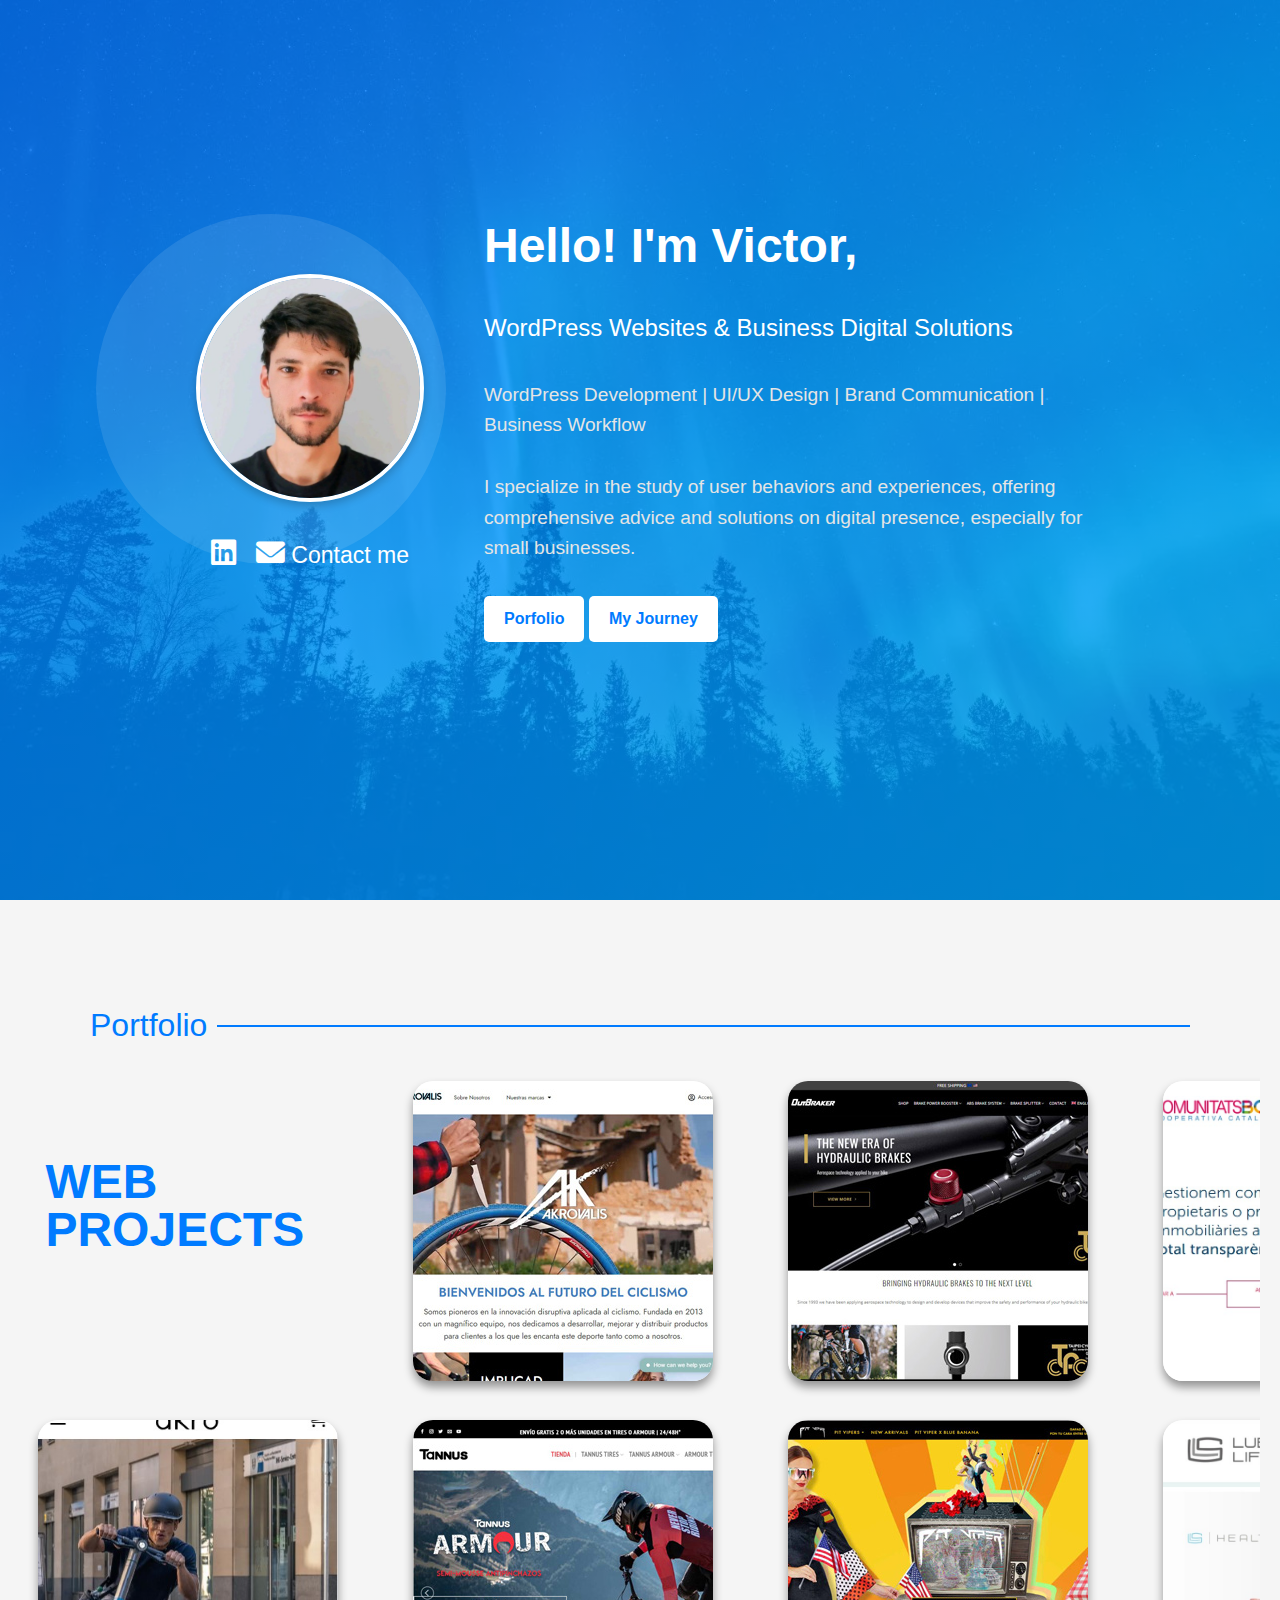
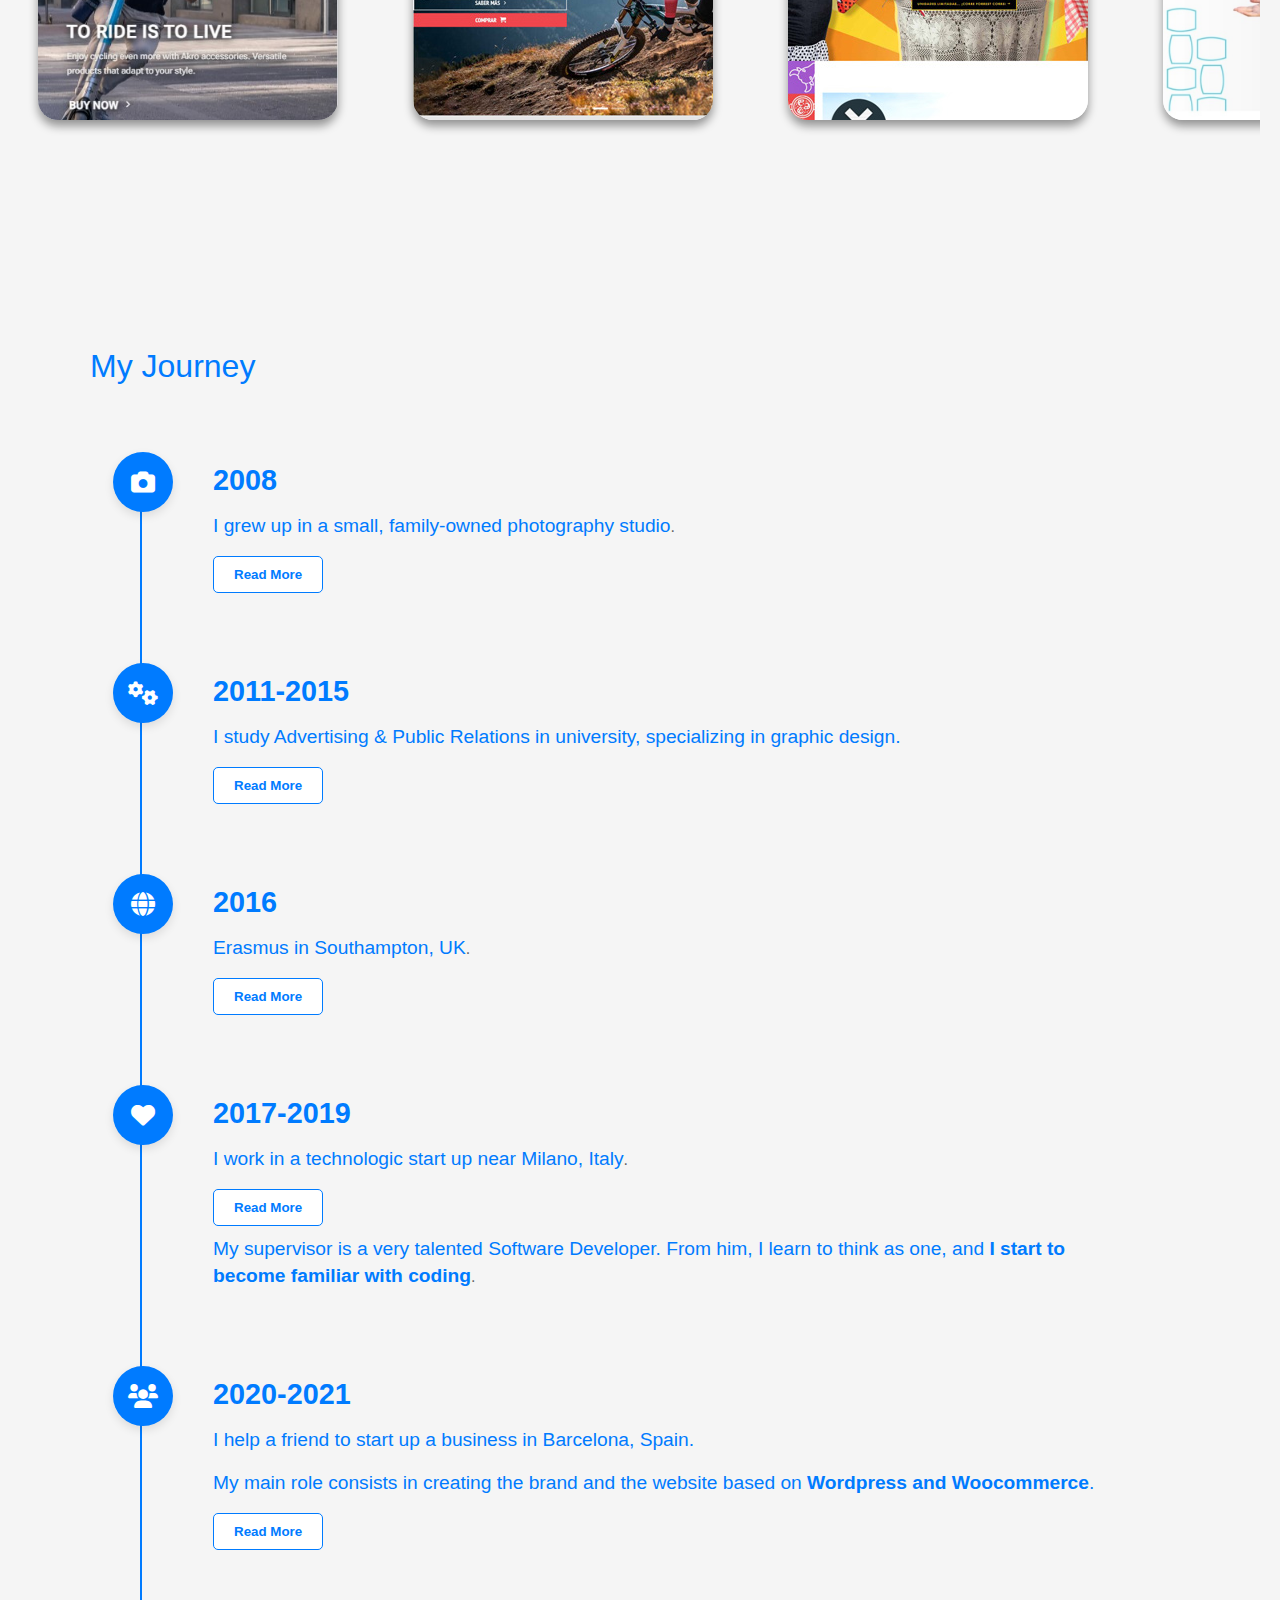
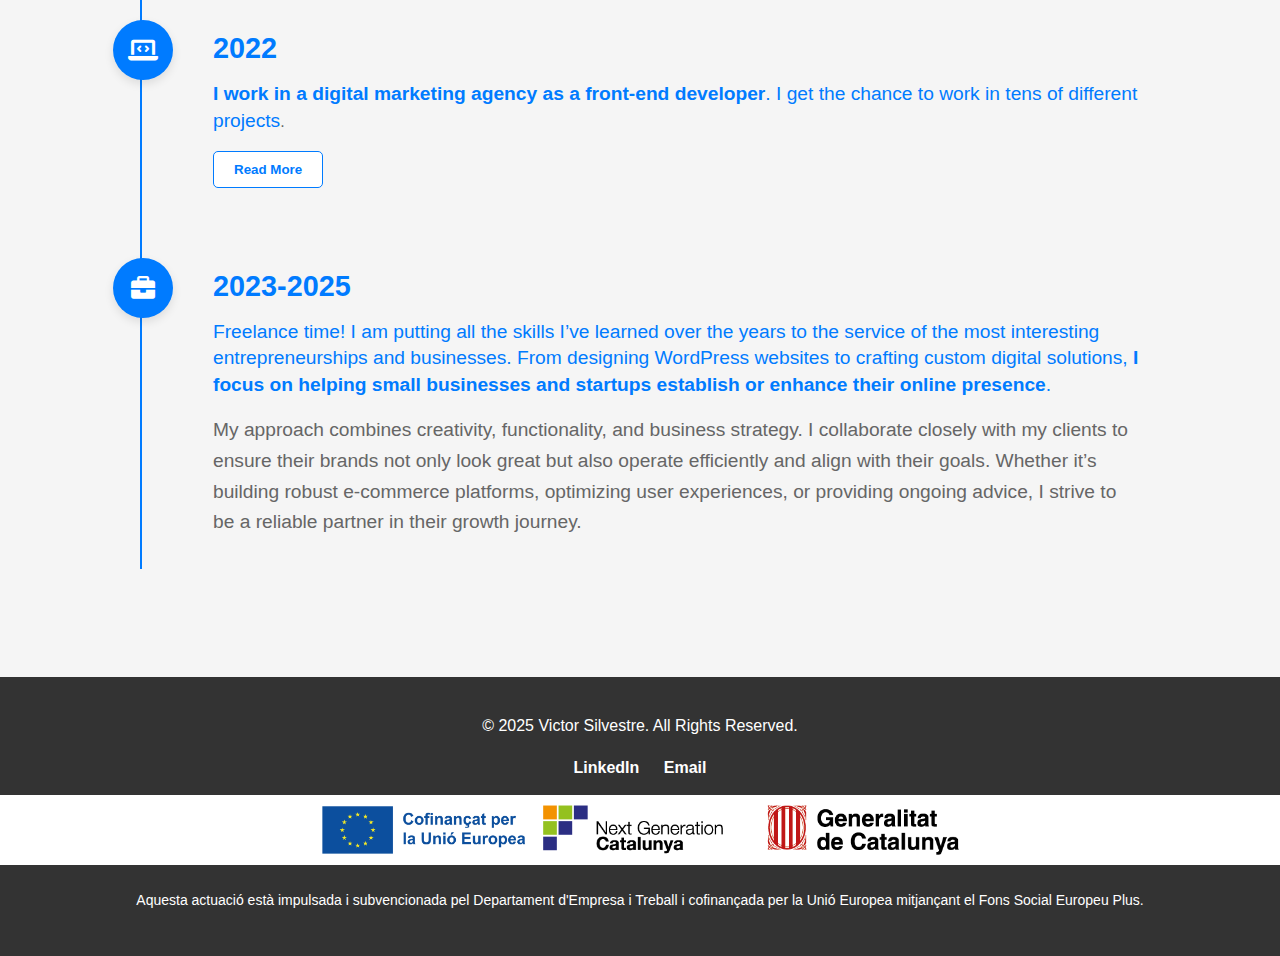
<file: index.html>
<!DOCTYPE html>
<html lang="en">
<head>
    <meta charset="UTF-8">
    <meta name="viewport" content="width=device-width, initial-scale=1.0">
    <title>Victor Silvestre - Wordpress Developer</title>
    <link rel="stylesheet" href="https://cdnjs.cloudflare.com/ajax/libs/font-awesome/6.0.0-beta3/css/all.min.css">
    <style>
    /* Global Styles */

    html {
        scroll-behavior: smooth;
    }


body {
    font-family: 'Arial', sans-serif;
    margin: 0;
    padding: 0;
    box-sizing: border-box;
    color: #333;
    background-color: #f5f5f5;
    line-height: 1.6;
}

.container {
    max-width: 1100px;
    margin: 0 auto;
    padding: 0 20px;
}

h1, h2, h3 {
    font-family: 'Roboto', sans-serif;
    margin: 0;
}

h2 {
   font-size: 2em;
   margin-bottom: 40px;
   color: #007BFF;
   font-weight: 300;
   text-align: left;
   position: relative;
}

/* Responsive Adjustments */
@media (max-width: 768px) {
  h2 {

     margin-bottom: 27px;
  }
}

a {
    text-decoration: none;
    color: #007BFF;
}

a:hover {
    color: #f5d111;
}

/* Disable text selection while dragging */
.no-select {
    user-select: none;
    -webkit-user-select: none; /* For Safari */
    -ms-user-select: none; /* For older IE */
}


/* Header */
.header {
    position: fixed;
    top: 0;
    left: 0;
    width: 100%;
    background: linear-gradient(to right, #007bff, #0056b3);
    color: #fff;
    box-shadow: 0 2px 5px rgba(0, 0, 0, 0.1);
    z-index: 1000;
    padding: 15px 20px; /* Increased padding for more space */
    display: flex;
    justify-content: space-between;
    align-items: center;
    opacity: 0;
    transform: translateY(-100%);
    transition: transform 0.3s ease-in-out, opacity 0.3s ease-in-out;
}

.header-container {
    width: 100%;
    height: 100%;
    display: flex;
    justify-content: center;
    align-items: center;
    max-width: 1100px;
    margin: 0 auto;
    padding: 0 3px;
}

.header.active {
    opacity: 1;
    transform: translateY(0);
}

.header-logo {
    display: flex;
    align-items: center;
    gap: 15px; /* Increased gap between logo and text */
}

.profile-pic {
    width: 45px;
    height: 45px;
    border-radius: 50%;
    border: 2px solid #fff;
}

.header h1 {
    font-size: 1.2rem;
    margin: 0;
    font-weight: 500;
    color: #fff;
}

.header .nav {
    display: flex;
    gap: 30px; /* Increased spacing between nav items */
    margin-left: auto; /* Pushes nav items to the right */
}

.header .nav a {
    color: #fff;
    text-decoration: none;
    font-weight: 500;
    font-size: 1rem;
    padding: 6px 12px;
    border-radius: 30px;
    transition: background 0.3s, color 0.3s;
}

.header .nav a:hover {
    color: #007bff;
    background: #F5D111;
}

/* Hamburger Menu */
.hamburger {
    display: none;
    flex-direction: column;
    justify-content: space-between;
    width: 40px;
    height: 25px; /* Adjusted for better proportions */
    border: none;
    background: none;
    cursor: pointer;
    gap: 5px;
    transition: all 0.3s ease;
}

.hamburger span {
    display: block;
    width: 100%;
    height: 4px;
    background-color: white;
    border-radius: 5px;
    transition: all 0.3s ease;
}

/* Hamburger active state */
.hamburger.active span:nth-child(1) {
    transform: translateY(9px) rotate(45deg);
}

.hamburger.active span:nth-child(2) {
    opacity: 0;
}

.hamburger.active span:nth-child(3) {
    transform: translateY(-9px) rotate(-45deg);
}

/* Responsive Adjustments */
@media (max-width: 768px) {
  .header {
      padding: 10px 20px;
  }

    .header h1 {
        font-size: 1.1rem;
    }

    .header .nav {
        position: absolute;
        top: 100%;
        right: 0;
        flex-direction: column;
        background: linear-gradient(to right, #007bff, #0056b3);
        padding: 15px;
        gap: 15px; /* Increased gap for mobile */
        width: 200px;
        border-radius: 5px;
        transform: translateX(100%);
        transition: transform 0.3s ease-in-out;
    }

    .header .nav a {
        font-size: 1rem;
        text-align: center;
        padding: 12px;
    }

    .header .nav.active {
        transform: translateX(0);
    }

    .hamburger {
        display: flex;
        margin-left: auto; /* Align hamburger to the right */
        margin-right: 30px;
    }
}







/* Hero Section */
.hero {
    display: flex;
    align-items: center;
    justify-content: center;
    background: linear-gradient(135deg, rgba(0, 123, 255, 0.8), rgba(0, 166, 255, 0.8)),
                url('img/Northern-Lights.webp');
    background-size: cover;
    background-position: center;
    color: #fff;
    min-height: 100vh;
    text-align: center;
    position: relative;
    overflow: hidden;
}


/* Container for the hero content */
.container {
    width: 100%;
    height: 100%;
    display: flex;
    justify-content: center;
    align-items: center;
}

/* Hero Content */
.hero-content {
    display: flex;
    align-items: center;
    gap: 60px;
    flex-wrap: wrap;
    justify-content: center;
    position: relative;
    z-index: 1;
    margin: 50px 0 100px;
}

/* Image styling */
.hero-image {
    position: relative;
}

.hero-image img {
    width: 180px; /* Adjusted size */
    height: 180px;
    border-radius: 50%;
    border: 4px solid #fff;
    object-fit: cover;
    box-shadow: 0 4px 8px rgba(0, 0, 0, 0.2);
    transition: all 0.3s ease;
}

/* Social Media Icons */
.social-media-icons {
    display: flex;
    justify-content: center;
    gap: 20px; /* Reduced gap for better alignment */
    margin-top: 20px;
}

.social-media-icons a {
    color: #fff;
    font-size: 1.8rem; /* Slightly reduced size */
    transition: color 0.3s ease;
}

.social-media-icons a:hover {
    color: #F5D111; /* Accent color on hover */
}

/* Graphics behind the image */
.graphics {
    position: absolute;
    top: -50px; /* Adjusted position */
    left: -80px; /* Adjusted position */
    width: 300px;
    height: 300px;
    background: rgba(255, 255, 255, 0.2);
    border-radius: 50%;
    transform: rotate(45deg);
    z-index: -1;
    opacity: 0.5;
}

/* Hero Text Styling */
.hero-text {
    max-width: 600px;
    text-align: left;
}

.hero h1 {
    font-size: 3rem;
    margin-bottom: 1rem;
}

.tagline {
    font-size: 1.5rem;
    margin-bottom: 2rem;
}

.intro {
    font-size: 1.2rem;
    max-width: 600px;
    margin: 0 auto;
    margin-bottom: 2rem;
    line-height: 1.6;
    color: #e5e5e5;
}

.hero .btn {
    display: inline-block;
    padding: 10px 20px;
    background: #fff;
    color: #007BFF;
    border-radius: 5px;
    font-weight: bold;
    transition: all 0.3s ease;
    text-decoration: none;
}

.hero .btn:hover {
    background: #F5D111;
    color: #0056b3;
}

/* Responsive Image Size (Larger on Desktop) */
@media (min-width: 768px) {
    .hero-image img {
        width: 220px;
        height: 220px;
    }

    .graphics {
        width: 350px;
        height: 350px;
        left: -100px;
        top: -60px;
    }
}

/* Timeline Section */
.timeline {
    padding: 80px 20px;
    font-family: 'Arial', sans-serif;
    position: relative;
    max-width: 1100px;
    margin: 0 auto;
}

.timeline-container {
    position: relative;
    padding: 0 20px;
    display: flex;
    flex-direction: column;
    gap: 30px; /* Spacing between items */
    z-index: 1;
}

.timeline-item {
    position: relative;
    display: flex;
    align-items: flex-start;
    gap: 20px;
    padding: 20px 10px;
    transition: transform 0.3s ease, box-shadow 0.3s ease;
}

.timeline-icon {
    width: 60px;
    height: 60px;
    background-color: #007BFF;
    color: #fff;
    display: flex;
    justify-content: center;
    align-items: center;
    border-radius: 50%;
    font-size: 1.5rem;
    flex-shrink: 0;
    box-shadow: 0 4px 10px rgba(0, 0, 0, 0.1);
    margin-left: -7px;
    transition: transform 0.4s ease, box-shadow 0.4s ease;
}

.timeline-content {
    padding: 5px 20px 20px 20px;
    flex: 1;
    overflow: hidden;
}

.timeline-content h3 {
    font-size: 1.8rem;
    color: #007BFF;
    margin-bottom: 10px;
}

.timeline-content p {
    font-size: 1rem;
    color: #666;
    line-height: 1.6;
    margin-top: 0;
}

.timeline-content p span.highlight {
    font-size: 1.2rem;
    color: #007BFF;
    line-height: 1.4;
}

/* The hidden content is initially collapsed */
.timeline-content .hidden-content {
    display: block; /* Keep the content block-level */
    height: 0; /* Start with no height */
    opacity: 0; /* Start fully transparent */
    overflow: hidden; /* Prevent overflowing content */
    transition: height 0.5s ease-in-out, opacity 0.5s ease-in-out; /* Smooth transitions */
}

/* When the content is revealed, expand it and make it visible */
.timeline-content .hidden-content.show {
    height: auto; /* Let the content expand to its natural height */
    opacity: 1; /* Make the content visible */
}

/* Button style */
.timeline-content .read-more-btn {
    display: block;
    padding: 10px 20px;
    background: #fff;
    color: #007BFF;
    border-radius: 5px;
    font-weight: bold;
    transition: all 0.3s ease-in-out; /* Smooth transition for the button itself */
    text-decoration: none;
    border: none;
    cursor: pointer;
    margin-top: 10px; /* Adds space between text and button */
    margin-bottom: 10px;
    border: 1pt solid;
}

/* Hover effect for the button */
.timeline-content .read-more-btn:hover {
    color: #0056b3;
    background: #F5D111;
    text-decoration: none; /* Optional: remove underline on hover */
}

/* Connecting line - using transform for smoother transition */
.timeline-container::before {
    content: '';
    position: absolute;
    top: 25px;
    left: 50px;
    width: 2px;
    height: 97%;
    background: #007BFF;
    z-index: 0;
    transform: translateX(0); /* Start with no translation */
    transition: transform 0.5s ease-in-out; /* Add smooth transform transition */
}

/* When the content is expanded, move the line smoothly */
.timeline-item .hidden-content.show ~ .timeline-container::before {
    transform: translateX(20px); /* Smoothly shift the line to the right */
}

/* Mobile Adjustments */
@media (max-width: 768px) {
    .timeline-container::before {
        left: 25px;
    }

    .timeline-item {
        flex-direction: column;
        align-items: flex-start;
        gap: 10px;
        padding: 15px 10px;
    }

    .timeline-icon {
        width: 50px;
        height: 50px;
        font-size: 1.2rem;
        margin-left: -27px;
    }

    .timeline-content {
        padding: 0px 0px 15px 15px;
        margin-top: -54px;
    }

    .timeline-content h3 {
        font-size: 1.5rem;
        margin-left: 20px;
    }

    .timeline-content p {
        font-size: 0.9rem;
    }
}


/* Portfolio Section */
/* Keep the original styling for pre-portfolio */
.pre-portfolio {
    padding: 100px 20px 0;
    max-width: 1100px;
    margin: 0 auto;
    display: flex;
    align-items: center; /* Vertically center the heading and the line */
    justify-content: space-between; /* Space out the text and the line */
}

/* Style for the h2 to remove default margins */
.pre-portfolio h2 {
    margin: 0;
    padding-right: 10px; /* Optional space between title and line */
}

/* Full-width blue line styles */
.blue-line {
    height: 2px; /* Line thickness */
    background-color: #007bff; /* Blue color */
    flex-grow: 1; /* Make the line take up all remaining space */
    position: relative; /* Set relative position to allow absolute positioning for the arrow */
    margin-top: 0;
    margin-bottom: 0;
}

/* Arrow circle styling */
.arrow {
    position: absolute;
    top: 50%;
    left: 0;
    transform: translateY(-50%);
    width: 26px;
    height: 26px;
    background-color: #007bff;
    border-radius: 50%;
    display: flex;
    align-items: center;
    justify-content: center;
    opacity: 0;
    animation: slideArrow 4s cubic-bezier(0.22, 0.61, 0.36, 1) infinite;
}

/* Font Awesome icon inside the circle */
.arrow i {
    color: white; /* White color for the arrow icon */
    font-size: 18px; /* Adjust icon size */
}

/* Animation for the arrow circle to move smoothly with fading effect */
@keyframes slideArrow {
    0% {
        left: 0;
        opacity: 0; /* Start invisible */
    }
    50% {
        opacity: .8; /* Stay visible */
    }
    100% {
        left: 88%; /* Move to the right edge of the line */
        opacity: 0; /* Fade out */
    }
}






.portfolio {
    height: 90vh; /* Shorter container height */
    min-height: 680px;
    display: flex;
    flex-direction: column;
    justify-content: flex-start;
    padding: 0 20px;
}

/* Scrollable container */
.portfolio-container {
    width: 100%;
    overflow-x: auto; /* Enable horizontal scrolling */
    overflow-y: hidden; /* Hide vertical scrollbar */
    align-items: center;
    justify-content: center;
    cursor: grab; /* Show grabbing cursor when hovering over */
    scroll-snap-type: x mandatory; /* Snap scroll on horizontal scroll */
    padding-bottom: 2em;
    min-height: 600px;
    padding-top: 30px;
}

/* Scrollbar styles */
.portfolio-container::-webkit-scrollbar {
    height: 3px; /* Set the height of the scrollbar */
}

.portfolio-container::-webkit-scrollbar-thumb {
    background-color: #007bff; /* Thumb color */
    border-radius: 3px;
}

.portfolio-container::-webkit-scrollbar-track {
    background-color: #c5c5c5; /* Track color */
}

.portfolio-grid {
    display: grid;
    grid-template-rows: repeat(2, 1fr); /* Fixed 2 rows */
    grid-auto-flow: column; /* Horizontal flow */
    grid-auto-columns: 5%; /* 5 columns visible in desktop view */
    gap: 3vw;
    height: 100%; /* Full height of the container */
    width: max-content; /* Adapt width based on content */
    align-items: center;
    justify-items: center;
    transition: transform 0.3s ease; /* Smooth transition for panning */
}


/* Flip card */
.flip-card {
    background-color: transparent;
    width: 300px;
    height: 300px;
    perspective: 1000px;
}

@media (max-width: 768px) {
  .flip-card {
      background-color: transparent;
      width: 280px;
      height: 280px;
      perspective: 1000px;
  }
  .portfolio-grid {
      grid-auto-columns: 6%;
  }
}

.flip-card-inner {
    position: relative;
    width: 100%;
    height: 100%;
    text-align: left;
    transition: transform 0.6s ease-in-out;
    transform-style: preserve-3d;
}

.flip-card:hover .flip-card-inner {
    transform: rotateY(180deg); /* Smooth flip without scaling */
}

.flip-card-front, .flip-card-back {
  position: absolute;
  width: 100%;
  height: 100%;
  border-radius: 20px;
  box-shadow: 0px 6px 10px 0 rgba(0,0,0,0.4);
}

.flip-card-front img {
    border-radius: 20px;
    width: 100%;
    height: 100%;
    object-fit: cover;
}

.flip-card-back {
  background: linear-gradient(135deg, #007bffde, #00a6ffde);
  color: white;
	backface-visibility: hidden;
  transform: rotateY(180deg);
  display: flex;
  flex-direction: column;
  justify-content: space-between;
  align-items: flex-start;
}

.flip-card-back .text-box {
  padding: 1em;
}

.flip-card-back p {
    font-size: 0.8rem;
    margin-bottom: 10px;
}

.flip-card-back button {
    border: none;
    color: #046380;
    font-size: 14px;
    font-weight: 800;
    padding: 8px 12px;
    border-radius: 20px;
    transition: background-color 0.3s ease, transform 0.2s ease;
}

.flip-card-back button:hover {
    background-color: #F5D111;
    color: #046380;
    transform: scale(1.1);
    cursor: pointer;
}

.flip-card-back button:active {
    background-color: #EFECCA;
    color: #046380;
}

button:focus {
    outline: 0 !important;
}


/* Footer */
footer {
    background: #333;
    color: #fff;
    text-align: center;
    padding: 20px 0;
}

footer .socials a {
    margin: 0 10px;
    color: #fff;
    font-weight: bold;
}

footer .socials a:hover {
    color: #00A6FF;
}

.socials {
        margin-bottom: 15px;
    }

    .funding {
        display: flex;
        justify-content: center;
        align-items: center;
        gap: 10px;
        background: white; /* White background */
        padding: 10px;
    }

    .funding-logo {
        height: 50px; /* Keeps both images at the same height */
        width: auto; /* Maintains original proportions */
    }

    .funding-text {
        text-align: center;
        font-size: 14px;
        padding: 10px;
    }

</style>
</head>
<body>

  <header class="header">
  <div class="header-container">
    <a href="#hero"><div class="header-logo">
      <img src="img/Victor-photo.png" alt="Víctor Silvestre" class="profile-pic" />
      <h1>Víctor Silvestre</h1>
    </div></a>
    <button class="hamburger" aria-label="Toggle navigation">
      <span></span>
      <span></span>
      <span></span>
    </button>
    <nav class="nav">
      <a href="#portfolio">Portfolio</a>
      <a href="#timeline">My Journey</a>
    </nav>
  </div>
</header>




    <!-- Section 1: Presentation -->
    <!-- Hero Section -->
    <section class="hero" id="hero">
      <div class="container">
        <div class="hero-content">
          <div class="hero-image">
            <img src="img/Victor-photo.png" alt="Victor Silvestre">
             <div class="graphics"></div> <!-- Optional Graphics -->
            <div class="social-media-icons">
              <a href="https://www.linkedin.com/in/victor-silvestre-brotons-1784b7128/" target="_blank">
                <i class="fab fa-linkedin"></i>
              </a>
              <a href="mailto:victor.silvestre@outlook.com?subject=Hello%20Victor!%20I'd%20love%20to%20connect&body=Hi%20Victor%2C%0A%0AI%20hope%20you're%20doing%20well.%20I%20wanted%20to%20reach%20out%20because%20[write%20your%20message%20here].%0A%0ALooking%20forward%20to%20hearing%20from%20you!%0A%0ABest%20regards%2C%0A[Your%20Name]">
                <i class="fas fa-envelope"></i><span style="font-size:0.8em;"> Contact me</span>
              </a>
            </div>
          </div>
          <div class="hero-text">
            <h1>Hello! I'm Victor,</h1>
            <p class="tagline">WordPress Websites & Business Digital Solutions</p>
            <p class="intro">
              WordPress Development | UI/UX Design | Brand Communication | Business Workflow<br><br>
              I specialize in the study of user behaviors and experiences, offering comprehensive advice and solutions on digital presence, especially for small businesses.
            </p>
            <a href="#portfolio" class="btn">Porfolio</a>
            <a href="#timeline" class="btn">My Journey</a>
          </div>
        </div>
        <div class="graphics"></div>
      </div>
    </section>

<!-- Section 3: Portfolio -->
<div class="pre-portfolio">
    <h2 id="portfolio">Portfolio</h2>
    <div class="blue-line">
        <div class="arrow">
            <i class="fas fa-arrow-right"></i> <!-- Font Awesome right arrow icon -->
        </div>
    </div>
</div>


<section class="portfolio no-select">
    <div class="portfolio-container">
        <div class="portfolio-grid">

          <div class="flip-card">

            <div class="flip-card-front" style="box-shadow: none;">
              <h1 style="color: #007bff;font-size: 3em; line-height: 1; padding: .35em .15em; margin-top: 60px;">WEB PROJECTS</h1>
              <div class="arrow" style="top:74%; width:40px; height: 40px;"><i class="fas fa-arrow-right"></i> <!-- Font Awesome right arrow icon --></div>
            </div>

          </div>

            <div class="flip-card">
               <div class="flip-card-inner">

              <div class="flip-card-front">
                <img src="img/akro-tile.jpg" alt="Akro website">
              </div>

              <div class="flip-card-back">
                <div class="text-box">
                  <h1>akro.bike</h1>
                  <p><strong>Wordpress</strong> and <strong>Woocommece</strong> based website, designed with <strong>Flatsome</strong>,UX Blocks and custom code.</p>
                  <p>It features information about Akro brand and b2c shop in multiple languages, aimed for European markets.</p>
                  <a target="_blank" rel="noopener noreferrer" href="https://akro.bike"><button>GO</button></a>
                </div>
              </div>

              </div>
            </div>

              <div class="flip-card">
               <div class="flip-card-inner">

              <div class="flip-card-front">
                <img src="img/akrovalis-tile.jpg" alt="Akrovalis website">
              </div>

              <div class="flip-card-back">
                <div class="text-box">
                  <h1>akrovalis.com</h1>
                  <p><strong>Wordpress</strong> and <strong>Woocommece</strong> based website, designed with <strong>Elementor</strong></p>
                  <p>The site includes landing pages in multiple languages for Akrovalis brands and corporate info.</p>
                  <p>It also has a B2B shop with custom conditions based on distributor category.</p>
                  <a target="_blank" rel="noopener noreferrer" href="https://akrovalis.com"><button>GO</button></a>
                </div>
              </div>

              </div>
            </div>

            <div class="flip-card">
             <div class="flip-card-inner">

              <div class="flip-card-front">
                <img src="img/tannus-tile.jpg" alt="Tannus website">
              </div>

              <div class="flip-card-back">
                <div class="text-box">
                  <h1>tannustires.com</h1>
                  <p><strong>Wordpress</strong> and <strong>Woocommerce</strong> based website built on Flatsome theme. It is designed with <strong>UX blocks</strong>.</p>
                  <p>It features information about Tannus brand and b2c shop in multiple languages, aimed for European markets.</p>
                  <a target="_blank" rel="noopener noreferrer" href="https://tannustires.com"><button>GO</button></a>
                </div>
              </div>

              </div>
            </div>

            <div class="flip-card">
             <div class="flip-card-inner">

              <div class="flip-card-front">
                <img src="img/outbraker-tile.jpg" alt="Outbraker website">
              </div>

              <div class="flip-card-back">
                <div class="text-box">
                  <h1>outbraker.eu</h1>
                  <p><strong>Wordpress</strong> and <strong>Woocommerce</strong> based website built on Flatsome theme. It is designed with UX blocks.</p>
                  <p>It features information about Outbraker brand and b2c shop  in multiple languages, aimed for European markets.</p>
                  <a target="_blank" rel="noopener noreferrer" href="https://outbraker.eu"><button>GO</button></a>
                </div>
              </div>

              </div>
            </div>

              <div class="flip-card">
               <div class="flip-card-inner">

               <div class="flip-card-front">
                 <img src="img/pitviper-tile.jpg" alt="Pit Viper Spain website">
               </div>

               <div class="flip-card-back">
                 <div class="text-box">
                  <h1>pitviper.es</h1>
                  <p><strong>Shopify</strong> based website aimed to the Southern Europeans market.</p>
                  <a target="_blank" rel="noopener noreferrer" href="https://pitviper.eu"><button>GO</button></a>
                </div>
               </div>

               </div>
             </div>

             <div class="flip-card">
               <div class="flip-card-inner">

                 <div class="flip-card-front">
                   <img src="img/comunitats-tile.jpg" alt="Comunitats BCN website">
                 </div>

                 <div class="flip-card-back">
                   <div class="text-box">
                     <h1>ComunitatsBCN</h1>
                     <p><strong>Wordpress</strong> based website designed with <strong>Elementor</strong></p>
                     <p>It features a real state portal in two languages.</p>
                     <a target="_blank" rel="noopener noreferrer" href="https://comunitatsbcn.cat/"><button>GO</button></a>
                   </div>
                 </div>

               </div>
             </div>

             <div class="flip-card">
               <div class="flip-card-inner">

                 <div class="flip-card-front">
                   <img src="img/curcushine-tile.jpg" alt="Curcushine">
                 </div>

                 <div class="flip-card-back">
                   <div class="text-box">
                     <h1>Lubrizol Life Sciences - Curcushine</h1>
                     <p><strong>Wordpress</strong> based websites designed with <strong>Elementor</strong>.</p>
                     <p>This is one of a set of brand landing pages created for Lubrizol company</p>
                     <a target="_blank" rel="noopener noreferrer" href="https://curcushine.info/"><button>GO</button></a>
                   </div>
                 </div>

               </div>
             </div>

             <div class="flip-card">
               <div class="flip-card-inner">

                 <div class="flip-card-front">
                   <img src="img/magshape-tile.jpg" alt="Curcushine">
                 </div>

                 <div class="flip-card-back">
                   <div class="text-box">
                     <h1>Lubrizol Life Sciences - Magshape</h1>
                     <p><strong>Wordpress</strong> based websites designed with <strong>Elementor</strong>.</p>
                     <p>This is one of a set of brand landing pages created for Lubrizol company</p>
                     <a target="_blank" rel="noopener noreferrer" href="https://magshape.info/"><button>GO</button></a>
                   </div>
                 </div>

               </div>
             </div>

             <div class="flip-card">
               <div class="flip-card-inner">

                 <div class="flip-card-front">
                   <img src="img/newcaff-tile.webp" alt="Curcushine">
                 </div>

                 <div class="flip-card-back">
                   <div class="text-box">
                     <h1>Lubrizol Life Sciences - Newcaff</h1>
                     <p><strong>Wordpress</strong> based websites designed with <strong>Elementor</strong>.</p>
                     <p>This is one of a set of brand landing pages created for Lubrizol company</p>
                     <a target="_blank" rel="noopener noreferrer" href="https://newcaff.info/"><button>GO</button></a>
                   </div>
                 </div>

               </div>
             </div>

             <div class="flip-card">
               <div class="flip-card-inner">

                 <div class="flip-card-front">
                   <img src="img/diobar-tile.jpg" alt="Diobar BCN">
                 </div>

                 <div class="flip-card-back">
                   <div class="text-box">
                     <h3>Diobar BCN</h3>
                     <p><strong>Wordpress</strong> based website designed with <strong>Elementor</strong>.</p>
                     <p>It features custom Wordpress posts to manage efficiently the events of the club.</p>
                     <a target="_blank" rel="noopener noreferrer" href="https://diobarbcn.com/"><button>GO</button></a>
                   </div>
                 </div>

               </div>
             </div>

             <div class="flip-card">
               <div class="flip-card-inner">

                 <div class="flip-card-front">
                   <img src="img/hausmann-tile.jpg" alt="Hausmann Aromatic">
                 </div>

                 <div class="flip-card-back">
                   <div class="text-box">
                     <h1>Hausmann Aromatic</h1>
                     <p><strong>Wordpress</strong> based website designed with <strong>Elementor</strong>.</p>
                     <a target="_blank" rel="noopener noreferrer" href="https://hausmann.es/en/"><button>GO</button></a>
                   </div>
                 </div>

               </div>
             </div>

             <div class="flip-card">
               <div class="flip-card-inner">

                 <div class="flip-card-front">
                   <img src="img/agenciavandv-tile.jpg" alt="Agencia VandV">
                 </div>

                 <div class="flip-card-back">
                   <div class="text-box">
                     <h1>Agencia V&V</h1>
                     <p><strong>Wordpress</strong> based website designed with <strong>Elementor</strong>.</p>
                     <a target="_blank" rel="noopener noreferrer" href="https://agenciavandv.com/"><button>GO</button></a>
                   </div>
                 </div>

               </div>
             </div>

             <div class="flip-card">
               <div class="flip-card-inner">

                 <div class="flip-card-front">
                   <img src="img/fc-stands-tile.jpg" alt="Factoria Creativa">
                 </div>

                 <div class="flip-card-back">
                   <div class="text-box">
                     <h1>Factoria Creativa - Stands page</h1>
                     <p><strong>Wordpress</strong> based website designed using <strong>Bootstrap custom templates</strong>.</p>
                     <a target="_blank" rel="noopener noreferrer" href="https://www.factoriacreativabarcelona.es/stand-feria/"><button>GO</button></a>
                   </div>
                 </div>

               </div>
             </div>

             <div class="flip-card">
               <div class="flip-card-inner">

                 <div class="flip-card-front">
                   <img src="img/evlink-tile.jpg" alt="EV Link">
                 </div>

                 <div class="flip-card-back">
                   <div class="text-box">
                     <h1>EV Link</h1>
                     <p><strong>Wordpress</strong> based website designed with <strong>Elementor</strong></p>
                     <p>It features an ecommerce with restricted access based on user roles.</p>
                     <a target="_blank" rel="noopener noreferrer" href="https://evlink.ch/"><button>GO</button></a>
                   </div>
                 </div>

               </div>
             </div>

             <div class="flip-card">
               <div class="flip-card-inner">

                 <div class="flip-card-front">
                   <img src="img/conillas-tile.jpg" alt="Ignasi Conillas">
                 </div>

                 <div class="flip-card-back">
                   <div class="text-box">
                     <h1>Ignasi Conillas</h1>
                     <p><strong>Wordpress</strong> based website designed with <strong>Elementor</strong>.</p>
                     <a target="_blank" rel="noopener noreferrer" href="https://ignasiconillas.com/"><button>GO</button></a>
                   </div>
                 </div>

               </div>
             </div>

             <div class="flip-card">
              <div class="flip-card-inner">

              <div class="flip-card-front">
                <img src="img/TwoFive-website-tile.jpg" alt="Two Five website">
              </div>

              <div class="flip-card-back">
                <div class="text-box">
                   <h1>twofivegloves.com</h1>
                   <p>I played a key role in creating a brand focused on football goalkeeper gloves.</p>
                   <p>Since 2019, we built a strong digital infrastructure that supported substantial revenue growth and attracted international visitors across various markets.</p>
                   <a target="_blank" rel="noopener noreferrer" href="https://twofivegloves.com"><button>GO</button></a>
                 </div>
              </div>

              </div>
            </div>

            <div class="flip-card">
             <div class="flip-card-inner">

             <div class="flip-card-front">
               <img src="img/twofiveaustralia-tile.jpg" alt="Two Five Australia">
             </div>

             <div class="flip-card-back">
               <div class="text-box">
                 <h1>au.twofivegloves.com</h1>
                 <p>Landing of the TwoFive project dedicated to the Australian market</p>
                 <a target="_blank" rel="noopener noreferrer" href="https://au.twofivegloves.com"><button>GO</button></a>
               </div>
             </div>

             </div>
            </div>

            <div class="flip-card">
             <div class="flip-card-inner">

             <div class="flip-card-front">
               <img src="img/serportero-tile.jpg" alt="Serportero Shop website">
             </div>

             <div class="flip-card-back">
               <div class="text-box">
                 <h1>serportero-shop.com</h1>
                 <p><strong>Wordpress</strong> and <strong>Woocommerce</strong> based website built on Flatsome theme.</p>
                 <a target="_blank" rel="noopener noreferrer" href="https://serportero-shop.com"><button>GO</button></a>
               </div>
             </div>

             </div>
            </div>

             <div class="flip-card">
               <div class="flip-card-inner">

               <div class="flip-card-front">
                 <img src="img/NoeCha-website2020-tile.jpg" alt="NoeCha 2020 website">
               </div>

               <div class="flip-card-back">
                 <div class="text-box">
                   <h1>NoeCha Srl website (2020)</h1>
                   <p>Created using <strong>HTML5, CSS3 and Javascript</strong>, it aimed to replace the previous NoeCha website.</p>
                   <p>The project was left unfinished, but what it was going to be great!</p>
                   <a target="_blank" rel="noopener noreferrer" href="noecha2020site/index.html"><button>GO</button></a>
                 </div>
               </div>

               </div>
             </div>

             <div class="flip-card">
              <div class="flip-card-inner">

              <div class="flip-card-front">
                <img src="img/NoeCha-website-tile.jpg" alt="NoeCha website">
              </div>

              <div class="flip-card-back">
                <div class="text-box">
                  <h1>NoeCha Srl website</h1>
                  <p>Website designed for an industrial printer manufacturer to which I worked also as all-purpose designer, prepress specialist, technical assistance and product demonstrator.</p>
                  <p>Created with deprecated Adobe Muse.</p>
                  <a target="_blank" rel="noopener noreferrer" href="https://www.noecha.com"><button>GO</button></a>
                </div>
              </div>

              </div>
             </div>

             <div class="flip-card">

               <div class="flip-card-front" style="box-shadow: none;">
                 <h1 style="color: #007bff;font-size: 3em; line-height: 1; padding: .35em .15em; margin-top: 60px;">OTHER WORK</h1>
                 <div class="arrow" style="top:74%; width:40px; height: 40px;"><i class="fas fa-arrow-right"></i> <!-- Font Awesome right arrow icon --></div>
               </div>

             </div>

             <div class="flip-card">
               <div class="flip-card-inner">

                 <div class="flip-card-front">
                   <img src="img/spining-product-tile.jpg" alt="360 Product Spin">
                 </div>

                 <div class="flip-card-back">
                   <div class="text-box">
                     <h1>360 Product Spin</h1>
                     <p>An interesting feature integrated in the <a target="_blank" rel="noopener noreferrer" href="https://www.twofivegloves.com">TwoFive Project.</a></p>
                     <p>It took 24 shots and the use of <b>batch automation with Adobe Photoshop</b> to produce this result efficiently for all products.</p>
                     <a target="_blank" rel="noopener noreferrer" href="https://au.twofivegloves.com/gloves-2020Lyon19Pro-360view.php"><button>GO</button></a>
                   </div>
                 </div>

               </div>
             </div>


             <div class="flip-card">
               <div class="flip-card-inner">

                 <div class="flip-card-front">
                   <img src="img/PrinterApp-tile.jpg" alt="PrinterApp Application">
                 </div>

                 <div class="flip-card-back">
                   <div class="text-box">
                     <h1>PrinterApp</h1>
                     <p>Touch screen application series developed to handle NoeCha's industrial printers.</p>
                     <p>Being in charge of the <strong>UX/UI design</strong>, I worked closely both with software engineers and operators to create this user-friendly application.</p>
                     <a target="_blank" rel="noopener noreferrer" href="https://drive.google.com/drive/folders/1mY-VwJMNDl2M3mADJ7kVGAO7qnT9EJqB?usp=sharing"><button>GO</button></a>
                   </div>
                 </div>

               </div>
             </div>

             <div class="flip-card">
               <div class="flip-card-inner">
                 <div class="flip-card-front"><img src="img/InteractivescreenNoeCha-tile.jpg" alt="Interactive screen NoeCha"></div>
                 <div class="flip-card-back">
                   <div class="text-box">
                     <h1>Interactive Screen</h1>
                     <p>Interactive display screen for trade fairs, showcasing testimonials and products.</p>
                     <p>Please note that this document requires certain configuration in the pdf reader in order to work exactly as intended.</p>
                     <p>Made with <strong>Adobe Indesign</strong> with the support of <strong>Adobe Illustrator</strong> for vectors.</p>
                     <a target="_blank" rel="noopener noreferrer" href="https://drive.google.com/file/d/1Oc-rHaUhsnF98suCoRVcA7QGNnl6TXAl/view?usp=sharing"><button>GO</button></a>
                   </div>
                 </div>

                </div>
               </div>

               <div class="flip-card">
                 <div class="flip-card-inner">

                   <div class="flip-card-front">
                     <img src="img/RG-2014-tile.jpg" alt="RG Catalog 2014">
                   </div>

                   <div class="flip-card-back">
                     <div class="text-box">
                       <h1>RG Catalog 2014</h1>
                       <p>Catalog design for a sport clothing brand to which I worked also as a commercial agent.</p>
                       <p>The structure here presented settled the bases for future catalogs of this kind for years to come.</p>
                       <a target="_blank" rel="noopener noreferrer" href="https://drive.google.com/file/d/0B3yiGbn0pzLSTkhNX1dMcnl5V1E/view?usp=sharing&resourcekey=0-KOECPWk4KkOj1ZQhH6wvpA"><button>GO</button></a>
                     </div>
                   </div>

                 </div>
               </div>

               <div class="flip-card">
                 <div class="flip-card-inner">

                   <div class="flip-card-front">
                     <img src="img/RG-2015-tile.jpg" alt="RG Catalog 2015">
                   </div>

                   <div class="flip-card-back">
                     <div class="text-box">
                       <h1>RG Catalog 2015</h1>
                       <p>This version was translated to different languages and sent to print for worldwide distribution.</p>
                       <p>It features some artwork that intended to appoint a personality to each product line. This artwork worked also for banner pieces and outdoor advertising.</p>
                       <a target="_blank" rel="noopener noreferrer" href="https://drive.google.com/file/d/0B3yiGbn0pzLSRkpseVYzLTNtb1E/view?usp=sharing&resourcekey=0-9dissH_kEYMNiYE2-NdeTg"><button>GO</button></a>
                     </div>
                   </div>

                 </div>
               </div>

               <div class="flip-card">
                 <div class="flip-card-inner">

                   <div class="flip-card-front">
                     <img src="img/Bama-app-tile.jpg" alt="BAMA app">
                   </div>

                   <div class="flip-card-back">
                     <div class="text-box">
                       <h1>BAMA Legacy (draft)</h1>
                       <p>Created with Adobe Muse, this was a draft for demonstration purposes.</p>
                       <p>Accesible using this credentials:</p>
                       <p>Username: VictorSilvestre / Password: 1GraphicDesigner!</p>
                       <p><b>IMPORTANT:</b> Click the dark blue rectangle in the login screen to progress.</p>
                       <a target="_blank" rel="noopener noreferrer" href="https://www.noecha.com/bama"><button>GO</button></a>
                     </div>
                   </div>

                 </div>
               </div>

               <div class="flip-card">
                 <div class="flip-card-inner">

                   <div class="flip-card-front">
                     <img src="img/NaifScouts-project-tile.jpg" alt="NaifScouts Project">
                   </div>

                   <div class="flip-card-back">
                     <div class="text-box">
                      <h1>NaifScouts project</h1>
                      <p>Platform created for Naif Photography Studio. Even though I stopped working on it in 2015, I consider this a very interesting piece of my work as business developer and photographer.</p>
                      <p>Please visit the "projects" section of my Linkedin to get a more detailed explanation.</p>
                      <a target="_blank" rel="noopener noreferrer" href="https://naifscouts.wordpress.com/"><button>GO</button></a>
                    </div>
                   </div>

                 </div>
               </div>

               <div class="flip-card">
                 <div class="flip-card-inner">

                   <div class="flip-card-front">
                     <img src="img/NoeCha-manual-tile.jpg" alt="NoeCha printer manual">
                   </div>

                   <div class="flip-card-back">
                     <div class="text-box">
                       <h1>NoeCha ONE User Manual</h1>
                       <p>I designed the user manual for the new version of NoeCha ONE industrial printing machine.</p>
                       <p>Here you can find some demo pages of it.</p>
                       <a target="_blank" rel="noopener noreferrer" href="https://drive.google.com/file/d/1p8WR1C_PCquP_WpE-amgb2XSPB6pwusJ/view?usp=sharing"><button>GO</button></a>
                     </div>
                   </div>

                 </div>
               </div>

               <div class="flip-card">
                 <div class="flip-card-inner">

                   <div class="flip-card-front">
                     <img src="img/Osonaporters-tile.jpg" alt="Osona porters video">
                   </div>

                   <div class="flip-card-back">
                     <div class="text-box">
                       <h1>Video editing gig</h1>
                       <p>A video editing job for Osona Porters, a business dedicated to formation and training of football goalalkeepers.</p>
                       <p>The video was made using Sony Vegas, with the suport of Photoshop for the graphics.</p>
                       <a target="_blank" rel="noopener noreferrer" href="https://drive.google.com/file/d/1sog1fUmajKVUuTTRu-v8jOdEvhWzyGvI/view?usp=sharing"><button>GO</button></a>
                     </div>
                   </div>

                 </div>
               </div>

               <div class="flip-card">
                 <div class="flip-card-inner">
                   <div class="flip-card-front">
                     <img src="img/NC1brochure-tile.jpg" alt="NoeCha ONE brochure">
                   </div>
                   <div class="flip-card-back">
                     <div class="text-box">
                       <h1>NoeCha ONE brochure</h1>
                       <p>A sales brochure used in trade fairs.</p>
                       <p>Made with Adobe Indesign with the support of Adobe Illustrator for vectors.</p>
                       <a target="_blank" rel="noopener noreferrer" href="https://www.noecha.com/assets/nc1-brochure-2018-compressed.pdf"><button>GO</button></a>
                     </div>
                   </div>

                 </div>
               </div>

               <div class="flip-card">
                 <div class="flip-card-inner">
                   <div class="flip-card-front">
                     <img src="img/NC2brochure-tile.jpg" alt="NoeCha ROLL2s brochure">
                   </div>
                   <div class="flip-card-back">
                     <div class="text-box">
                       <h1>NoeCha ROLL2 brochure</h1>
                       <p>A sales brochure used in trade fairs.</p>
                       <p>Made with Adobe Indesign with the support of Adobe Illustrator for vectors.</p>
                       <a target="_blank" rel="noopener noreferrer" href="https://www.noecha.com/assets/nc2s-brochure-2018-compressed.pdf"><button>GO</button></a>
                     </div>
                   </div>

                 </div>
                </div>

                <div class="flip-card">
                  <div class="flip-card-inner">

                    <div class="flip-card-front">
                      <img src="img/GraduationPhotographies-tile.jpg" alt="Graduation Photographies Project">
                    </div>

                    <div class="flip-card-back">
                      <div class="text-box">
                        <h1>Graduation photographies</h1>
                        <p>Even though I stopped working on it in 2016, I consider this a very interesting piece of my work as business developer and photographer.</p>
                        <p>Please visit the "projects" section of my Linkedin to get a more detailed explanation.</p>
                        <a target="_blank" rel="noopener noreferrer" href="https://drive.google.com/file/d/0B3yiGbn0pzLSaEpHTE9mLVJ6N0U/view?usp=sharing&resourcekey=0-fj-RTaGFvjlXYOCx5KmGmg"><button>GO</button></a>
                      </div>
                    </div>

                    </div>
                  </div>

                  <div class="flip-card">
                    <div class="flip-card-inner">

                      <div class="flip-card-front">
                        <img src="img/SWT-manual-identidad-tile.jpg" alt="South West Trains - Identity Manual">
                      </div>

                      <div class="flip-card-back">
                        <div class="text-box">
                          <h1>South West Trains - Identity Manual</h1>
                          <p>Identity manual designed to provide support to my dissertation about the re-branding of the company South West Trains</p>
                          <a target="_blank" rel="noopener noreferrer" href="https://drive.google.com/file/d/0B3yiGbn0pzLSNUJxdzY4SndFU2s/view?usp=sharing&resourcekey=0-8LunBlydj3Cnhh1it_wWgw"><button>GO</button></a>
                        </div>
                      </div>

                    </div>
                  </div>

                  <div class="flip-card">
                    <div class="flip-card-inner">
                      <div class="flip-card-front">
                        <img src="img/SWT-dissertation-tile.jpg" alt="South West Trains - Dissertation">
                      </div>
                      <div class="flip-card-back">
                        <div class="text-box">
                          <h1>South West Trains - Dissertation</h1>
                          <p>Dissertation (in Spanish) about the re-branding of the company South West Trains with the final GOal to present it as an environmental friendly form of transport.</p>
                          <a target="_blank" rel="noopener noreferrer" href="https://drive.google.com/file/d/0B3yiGbn0pzLSUXhxTVBuenVYcUk/view?usp=sharing&resourcekey=0-LpVD7qI3nj7N5ZwJrTT6ow"><button>Slides</button></a>
                          <a target="_blank" rel="noopener noreferrer" href="https://drive.google.com/file/d/0B3yiGbn0pzLSczhRdEZHekZsc3M/view?resourcekey=0-KOWyWAUyu7ZYOSPXeQuHlA"><button>Dissertation</button></a>
                        </div>
                      </div>

                    </div>
                  </div>

                  <div class="flip-card">
                    <div class="flip-card-inner">

                      <div class="flip-card-front">
                        <img src="img/NoChro-tile.jpg" alt="Nochro - Identity Manual">
                      </div>

                      <div class="flip-card-back">
                        <div class="text-box">
                          <h1>Nochro - Identity Manual</h1>
                          <p>Identity manual designed for Nochro Technologies, a NoeCha's support company.</p>
                          <p>It features multiple mockups.</p>
                          <a target="_blank" rel="noopener noreferrer" href="https://drive.google.com/file/d/16JCWwaaz4KI67xLQiOEw5LRb6LLkL9pb/view?usp=sharing"><button>GO</button></a>
                        </div>
                      </div>

                    </div>
                  </div>

                  <div class="flip-card">
                    <div class="flip-card-inner">

                      <div class="flip-card-front">
                        <img src="img/NoeCha-Identity-tile.jpg" alt="NoeCha - Identity Manual">
                      </div>

                      <div class="flip-card-back">
                        <div class="text-box">
                          <h1>NoeCha - Identity Manual</h1>
                          <p>Identity manual designed for NoeCha - Industrial Digital Printers.</p>
                          <a target="_blank" rel="noopener noreferrer" href="https://drive.google.com/file/d/19shAc7u_cZumIEspPFUIOSG0Zj_B-bev/view?usp=sharing"><button>GO</button></a>
                        </div>
                      </div>

                      </div>
                    </div>

                    <div class="flip-card">
                      <div class="flip-card-inner">

                        <div class="flip-card-front">
                          <img src="img/Ejercicio-Notas-tile.jpg" alt="Aplicación de notas">
                        </div>

                        <div class="flip-card-back">
                          <div class="text-box">
                            <h1>Quick note app</h1>
                            <p>Simple app coded with <b>Javascript</b> only. It allows to write and send notes within the same page.</p>
                            <p>HTML code and CSS is generated from the JS file as per the exercise requirements.</p>
                            <a target="_blank" rel="noopener noreferrer" href="exercises/app-notes.html"><button>GO</button></a>
                          </div>
                          </div>

                        </div>
                      </div>

                    <div class="flip-card">
                      <div class="flip-card-inner">

                        <div class="flip-card-front">
                          <img src="img/Grastav-tile.png" alt="Grastav - New Visual Identity">
                        </div>

                        <div class="flip-card-back">
                          <div class="text-box">
                            <h1>Grastav - New Visual Identity</h1>
                            <p>Visual identity redesign for Grastav, a company dedicated to the selling of industrial equipment.</p>
                            <a target="_blank" rel="noopener noreferrer" href="grastav/Grastav-new-approach.pdf"><button>GO</button></a>
                          </div>
                        </div>

                      </div>
                    </div>

                  </div>
                </div>
              </section>

              <!-- Section 2: Timeline -->
              <section class="timeline" id="timeline">
                  <h2>My Journey</h2>
                  <div class="timeline-container">
                      <div class="timeline-items">
                          <div class="timeline-item">
                              <div class="timeline-icon"><i class="fas fa-camera"></i></div>
                              <div class="timeline-content">
                                  <h3>2008</h3>
                                  <p><span class="highlight">I grew up in a small, family-owned photography studio</span>.</p><button class="read-more-btn">Read More</button><div class="hidden-content"><p>Helping out as an assistant photographer and getting hands-on experience with <b>Adobe Photoshop</b> and video editing was my first work experience. By 15, I was creating videos and artwork for the football local team that I supported, one  of which got printed for a tifo, and they played some of my videos to the team during the play-offs. Not sure if it had much impact, but hey, the team got promoted, so I’ll call it a win.</p><p>At home, my grandma was always messing with the TV remote, so I became the go-to person for fixing whatever she broke. Navigating Czechoslovak menus and getting things running probably marked my first dive into IT.</p></div>
                              </div>
                          </div>
                          <div class="timeline-item">
                              <div class="timeline-icon"><i class="fas fa-cogs"></i></div>
                              <div class="timeline-content">
                                  <h3>2011-2015</h3>
                                  <p><span class="highlight">I study Advertising & Public Relations in university, specializing in graphic design.</span></p>
                                  <button class="read-more-btn">Read More</button><div class="hidden-content"><p>I apply the gained knowledge to the family business. I work on the <b>corporate image</b>, <b>create a new website</b> or <b>boost alliances with other companies</b>. I took the graduation photography services that my parents had been offering for my school class to a whole new level. I <b>created a commercial network</b> to reach schools, high schools, and universities in my region, and developed <b>batch automations</b> to fine-tune the pictures. I also used <b>Adobe InDesign</b> to create efficient templates, ensuring high-quality results in less time.</p></div>
                              </div>
                          </div>
                          <div class="timeline-item">
                              <div class="timeline-icon"><i class="fas fa-globe"></i></div>
                              <div class="timeline-content">
                                  <h3>2016</h3>
                                  <p><span class="highlight">Erasmus in Southampton, UK</span>.</p><button class="read-more-btn">Read More</button><div class="hidden-content"><p>I finished my university degree here taking subjects from the <b>"BBA, Computer Administration Sciences and Support Services"</b>.</p><p>My scholarship arrived 5 months later than expected, so I survived on savings from my graduation photography project, working in a local theme park as a ride operator, playing semi-pro football, and doing video editing and graphic design gigs for people I met there. <b>I strengthened my English fluency</b> and learned the art of being comfortable with discomfort.</p></div>
                              </div>
                          </div>
                          <div class="timeline-item">
                              <div class="timeline-icon"><i class="fas fa-heart"></i></div>
                              <div class="timeline-content">
                                  <h3>2017-2019</h3>
                                  <p><span class="highlight">I work in a technologic start up near Milano, Italy</span>.</p>
                                  <button class="read-more-btn">Read More</button><div class="hidden-content"><p>Love takes me to Italy, where I secure a position in this company (<a href="https://noecha.com/">NoeCha SRL</a>) that produces advanced large format printers. They needed someone with graphic design skills to prepare or fix files for large format printing and that could also speak languages to perform product demonstrations in the European market.</p><p> My role says "<b>product technician</b>." but my bosses end up calling me "<b>SuperVictor</b>".</p><p>"SuperVictor" understands the product by operating it and has a vision about how it is perceived by the public by observing other operators and client experiences. The technology and engineering is great, but the visual identity does not reflect that and the means to use the machines are not so user-friendly. That's how he took the intiative and designed the new <b>user interfaces</b> for all the products, created a <b>new website</b>, collateral, product manuals, video maintenance support, Youtube channel, Twitter account, interactive design for display screens in trade fairs, etc.</p><p> He is also available in <b>four languages</b> and can perform <b>product demonstrations</b> and staff training in the destination where the product is installed.</p><p>Moreover, he can also act as a proxy mechanical engineer, software engineer or electrician if things got sideways far from home.</div>
                                  <p><span class="highlight">My supervisor is a very talented Software Developer. From him, I learn to think as one, and <b>I start to become familiar with coding</b></span>.</p>

                              </div>
                          </div>
                          <div class="timeline-item">
                              <div class="timeline-icon"><i class="fas fa-users"></i></div>
                              <div class="timeline-content">
                                  <h3>2020-2021</h3>
                                  <p><span class="highlight">I help a friend to start up a business in Barcelona, Spain.</span></p><p><span class="highlight">My main role consists in creating the brand and the website based on <b>Wordpress and Woocommerce</b>.</span></p><button class="read-more-btn">Read More</button><div class="hidden-content"><p>The business (<a href="https://twofivegloves.com/">TwoFive Gloves</a>) is about goalkeeper gloves (goalkeeping is part of my life!) and it grows up quick, adapting to new demands and expanding to international markets. The digital infrastructure established holds up so well that it becomes a model to apply to other entrepeneurships.</p><p>During the begining of this period I work briefly for <a href="https://meypar.com/">Meypar</a> (Maquinaria Estacionamientos y Parkímetros, S.L.) as <b>Digital Consultant</b> but the contract was cut short due to COVID-19 pandemic. I caused a good impression and eventually they wanted to restart my contract, but I decide to dedicate myself fully to TwoFive due to its exponential growth.</p></div>
                              </div>
                          </div>
                          <div class="timeline-item">
                              <div class="timeline-icon"><i class="fas fa-laptop-code"></i></div>
                              <div class="timeline-content">
                                  <h3>2022</h3>
                                  <p><span class="highlight"><b>I work in a digital marketing agency as a front-end developer</b>. I get the chance to work in tens of different projects</span>.</p><button class="read-more-btn">Read More</button><div class="hidden-content"><p>Most of them in <b>Wordpress environments</b> but also some <b>Shopify</b> stores. The drill is: I get the designs from a very talented graphic designer, I implement them, and <b>present the finished digital project to the clients</b>.</p><p>Here's where I meet <a href="https://akrovalis.com/">Akrovalis SL</a>, who enventually requires me specifically for their projects.</div>
                              </div>
                          </div>
                          <div class="timeline-item">
                              <div class="timeline-icon"><i class="fas fa-briefcase"></i></div>
                              <div class="timeline-content">
                                  <h3>2023-2025</h3>
                                  <p><span class="highlight">Freelance time! I am putting all the skills I’ve learned over the years to the service of the most interesting entrepreneurships and businesses. From designing WordPress websites to crafting custom digital solutions, <b>I focus on helping small businesses and startups establish or enhance their online presence</b>.</span></p>
                                  <p style="font-size: 1.2rem;">My approach combines creativity, functionality, and business strategy. I collaborate closely with my clients to ensure their brands not only look great but also operate efficiently and align with their goals. Whether it’s building robust e-commerce platforms, optimizing user experiences, or providing ongoing advice, I strive to be a reliable partner in their growth journey.</p>
                              </div>
                          </div>
                      </div>
                  </div>
              </section>

              <!-- Footer -->
              <footer>
                  <p>&copy; 2025 Victor Silvestre. All Rights Reserved.</p>

                  <div class="socials">
                      <a href="https://www.linkedin.com/in/victor-silvestre-brotons/">LinkedIn</a>
                      <a href="mailto:victor.silvestre@outlook.com?subject=Hello%20Victor!%20I'd%20love%20to%20connect&body=Hi%20Victor%2C%0A%0AI%20hope%20you're%20doing%20well.%20I%20wanted%20to%20reach%20out%20because%20[write%20your%20message%20here].%0A%0ALooking%20forward%20to%20hearing%20from%20you!%0A%0ABest%20regards%2C%0A[Your%20Name]">
                          Email
                      </a>
                  </div>

                  <div class="funding">
                      <img src="img/logo/cofinancat-per-la-UE.jpg" alt="Cofinançat per la UE" class="funding-logo">
                      <img src="img/logo/Next-Generation-Generalitat.png" alt="Next Generation + Generalitat" class="funding-logo">
                  </div>

                  <p class="funding-text">
                    Aquesta actuació està impulsada i subvencionada pel Departament d'Empresa i Treball i cofinançada per la Unió Europea mitjançant el Fons Social Europeu Plus.
                  </p>
              </footer>

    <script>
    document.addEventListener("DOMContentLoaded", () => {
      const header = document.querySelector(".header");
      const heroHeight = document.querySelector(".hero").offsetHeight;

      window.addEventListener("scroll", () => {
        if (window.scrollY > heroHeight - 50) { // Se mostrará 50px antes del fin del hero
          header.classList.add("active");
        } else {
          header.classList.remove("active");
        }
      });
    });

    document.addEventListener("DOMContentLoaded", () => {
  const hamburger = document.querySelector(".hamburger");
  const nav = document.querySelector(".nav");

  hamburger.addEventListener("click", () => {
    nav.classList.toggle("active");
  });
});

const portfolioContainer = document.querySelector('.portfolio-container');

// Variables to track the mouse position
let isMouseDown = false;
let startX;
let scrollLeft;

portfolioContainer.addEventListener('mousedown', (e) => {
    isMouseDown = true;
    startX = e.pageX - portfolioContainer.offsetLeft;
    scrollLeft = portfolioContainer.scrollLeft;
    portfolioContainer.style.cursor = 'grabbing'; // Change cursor to grabbing
});

portfolioContainer.addEventListener('mouseleave', () => {
    isMouseDown = false;
    portfolioContainer.style.cursor = 'grab'; // Change cursor back to grab
});

portfolioContainer.addEventListener('mouseup', () => {
    isMouseDown = false;
    portfolioContainer.style.cursor = 'grab'; // Change cursor back to grab
});

portfolioContainer.addEventListener('mousemove', (e) => {
    if (!isMouseDown) return;
    e.preventDefault();
    const x = e.pageX - portfolioContainer.offsetLeft;
    const walk = (x - startX) * 3; // Scroll sensitivity
    portfolioContainer.scrollLeft = scrollLeft - walk;
});





const container = document.querySelector('.portfolio-container');
const MAX_SCROLL_SPEED = 10; // Maximum scroll speed
const EDGE_SENSITIVITY = 0.2; // 20% of the container width near the edges for scrolling

let scrollInterval; // Store the interval ID
let lastMouseX = 0; // Store the last mouse position

// Detect if the device supports touch
const isTouchDevice = 'ontouchstart' in window || navigator.maxTouchPoints > 0;

// If the device is not a touch device, enable the scroll logic
if (!isTouchDevice) {
    // Listen for mousemove event
    container.addEventListener('mousemove', (e) => {
        const mouseX = e.clientX - container.offsetLeft; // Mouse position relative to the container
        const containerWidth = container.offsetWidth; // Container width
        const leftEdge = containerWidth * EDGE_SENSITIVITY; // Left edge (20% of container width)
        const rightEdge = containerWidth * (1 - EDGE_SENSITIVITY); // Right edge (80% of container width)

        let scrollSpeed = 0; // Reset scroll speed

        // If the mouse is near the left edge
        if (mouseX < leftEdge) {
            const distanceToEdge = leftEdge - mouseX; // Distance to the left edge
            scrollSpeed = Math.min(MAX_SCROLL_SPEED, MAX_SCROLL_SPEED * (distanceToEdge / leftEdge)); // Calculate speed based on proximity to edge
            startScrolling('right', scrollSpeed); // Scroll right if near the left edge
        }
        // If the mouse is near the right edge
        else if (mouseX > rightEdge) {
            const distanceToEdge = mouseX - rightEdge; // Distance to the right edge
            scrollSpeed = Math.min(
                MAX_SCROLL_SPEED,
                MAX_SCROLL_SPEED * (distanceToEdge / (containerWidth - rightEdge))
            ); // Calculate speed based on proximity to edge
            startScrolling('left', scrollSpeed); // Scroll left if near the right edge
        }
        // Stop scrolling when the mouse is not near any edge
        else {
            stopScrolling();
        }

        // Update the last mouse position to continue smooth scrolling
        lastMouseX = mouseX;
    });

    // Start continuous scrolling in a given direction with dynamic speed
    function startScrolling(direction, speed) {
        // Clear any existing scroll interval to avoid multiple intervals running
        clearInterval(scrollInterval);

        const scrollDirection = direction === 'left' ? 1 : -1; // Scroll left or right
        scrollInterval = setInterval(() => {
            // Smoothly scroll by incrementing/decrementing the position
            container.scrollLeft += speed * scrollDirection;
        }, 10); // Higher refresh rate (higher FPS)
    }

    // Stop scrolling
    function stopScrolling() {
        clearInterval(scrollInterval); // Stop the interval when mouse is not near an edge
    }
}




document.querySelectorAll('a[href="#portfolio"]').forEach((button) => {
    button.addEventListener('click', function (e) {
        e.preventDefault(); // Prevent default anchor behavior

        const targetElement = document.querySelector(this.getAttribute('href')); // Get the target element

        if (targetElement) {
            const headerOffset = 100; // Adjust this value to match your header's height
            const offsetPosition = targetElement.offsetTop - headerOffset;

            window.scrollTo({ top: offsetPosition, behavior: 'smooth' });
        }
    });
});


document.querySelectorAll('.read-more-btn').forEach(button => {
    button.addEventListener('click', function () {
        const hiddenContent = this.nextElementSibling; // Get the next sibling element, which is the .hidden-content

        // Add the 'show' class to make the content visible
        hiddenContent.classList.add('show');

        // Remove the button after it is clicked
        this.remove();
    });
});


</script>

</body>
</html>
</file>
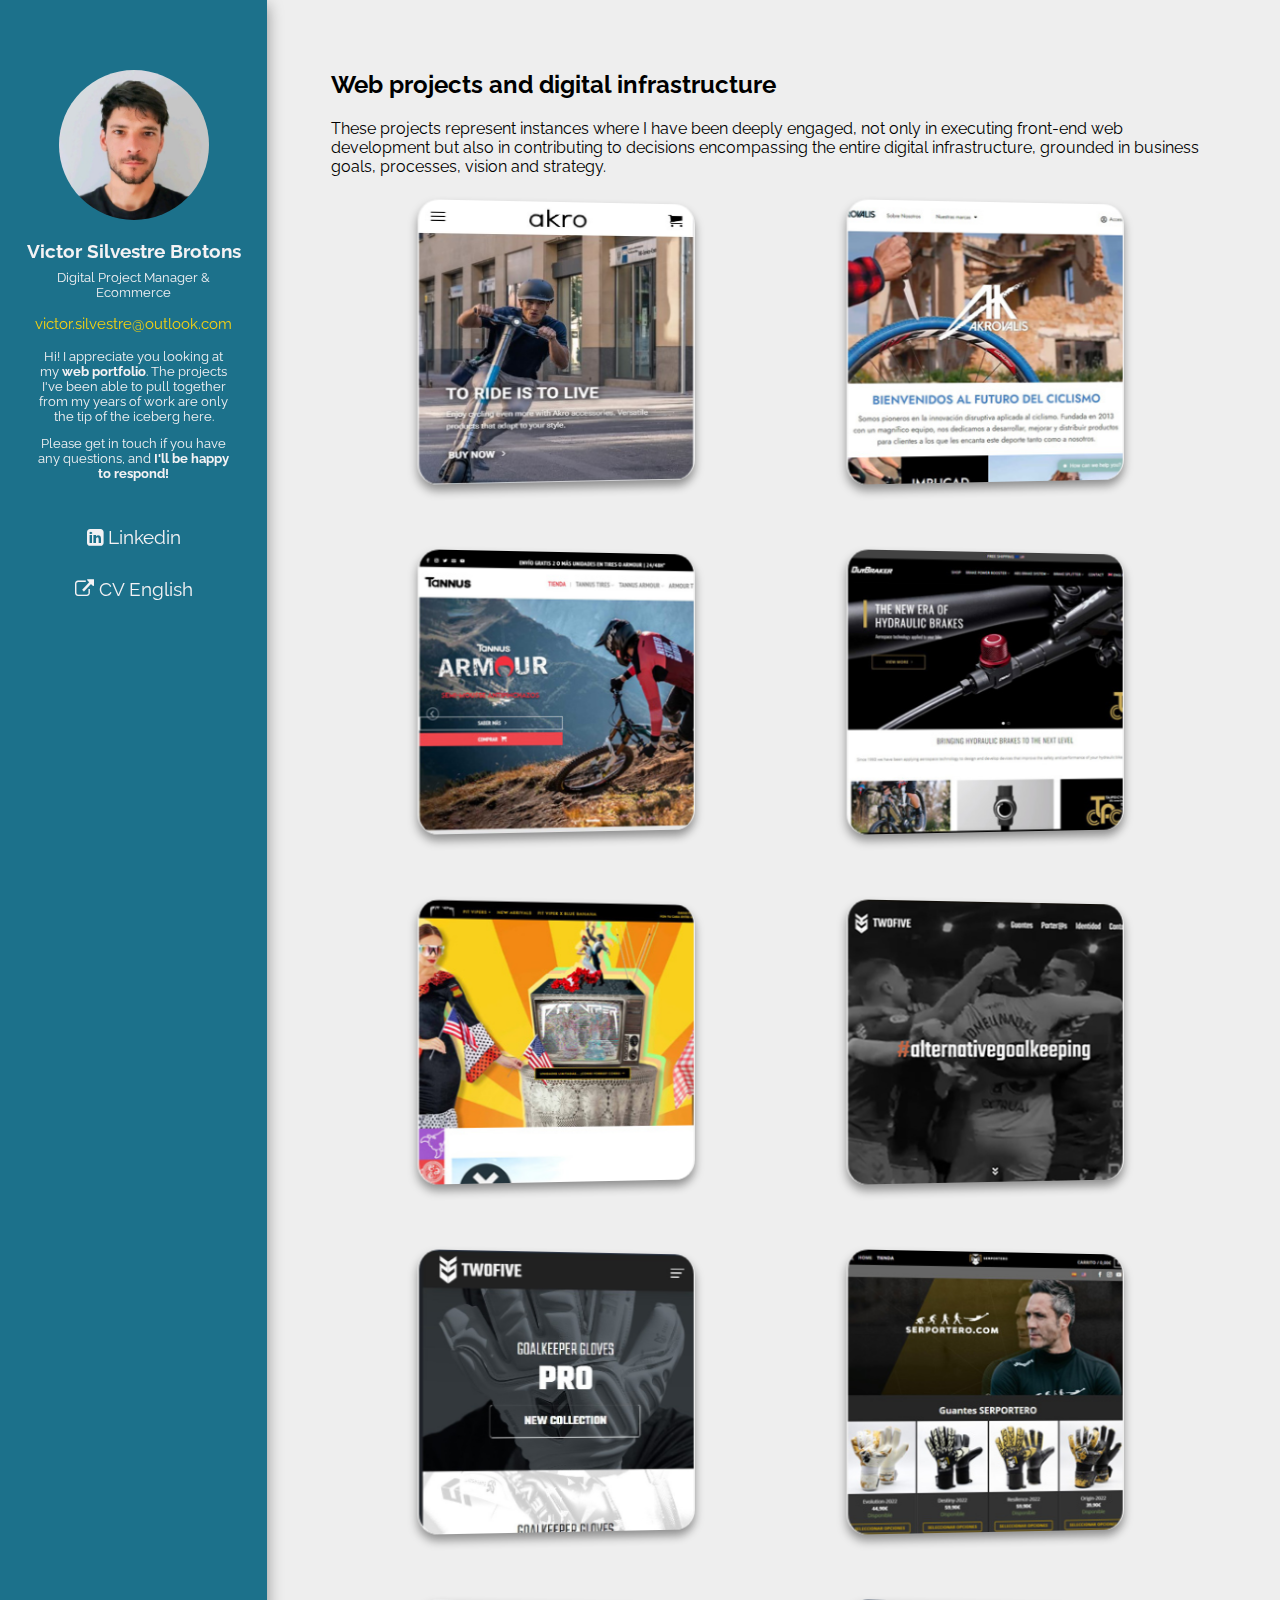
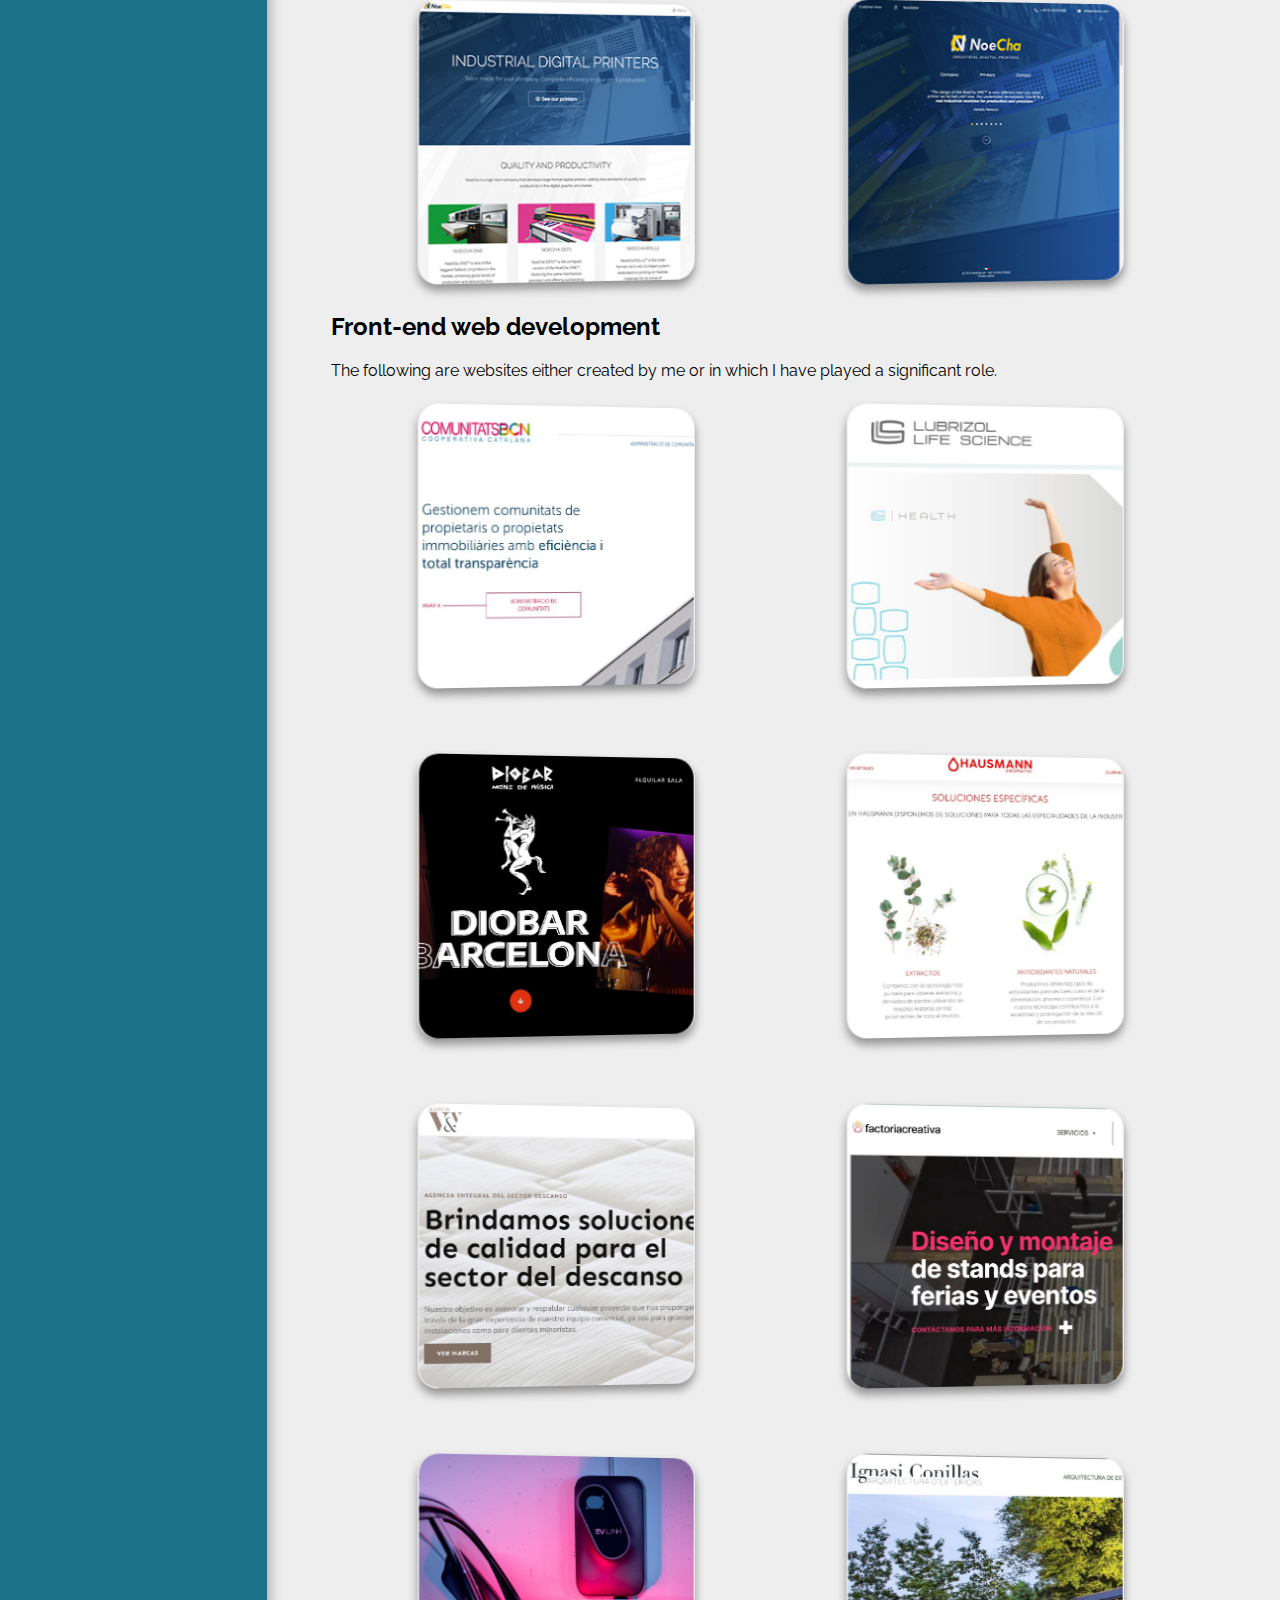
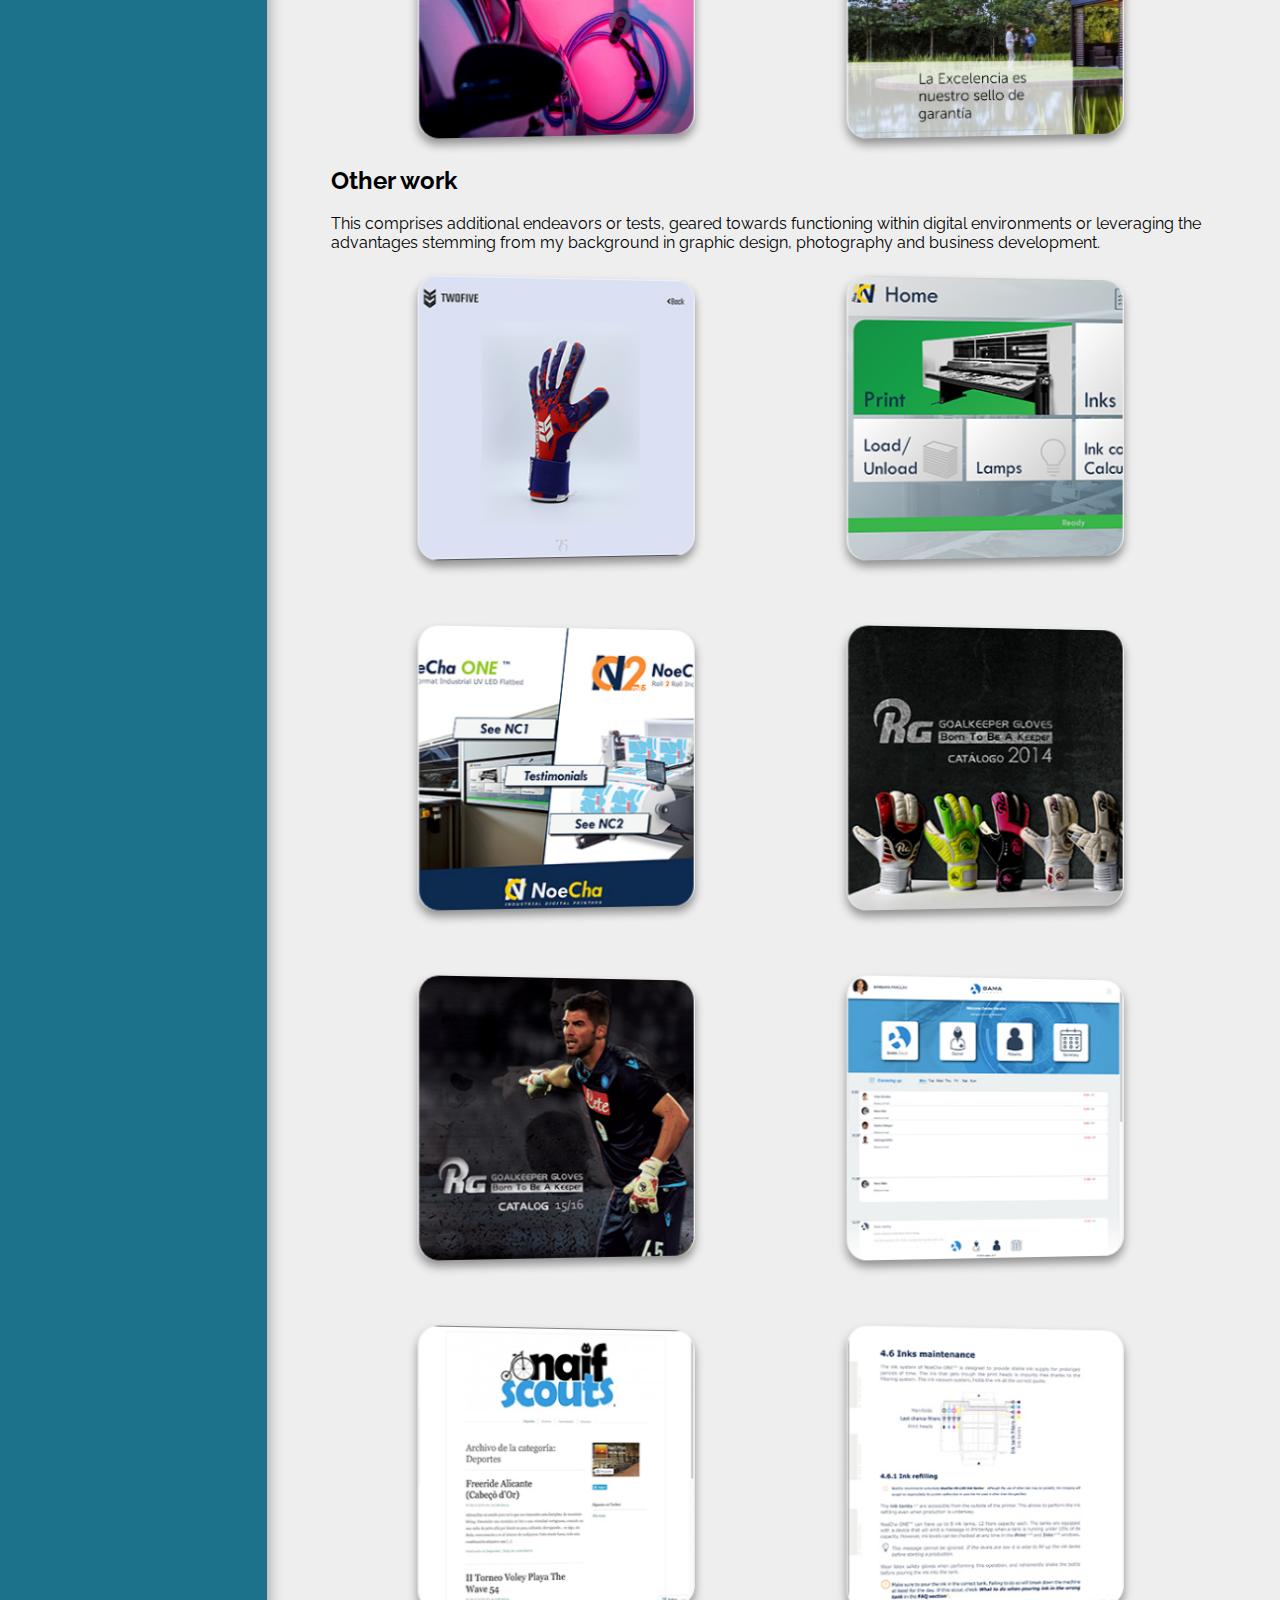
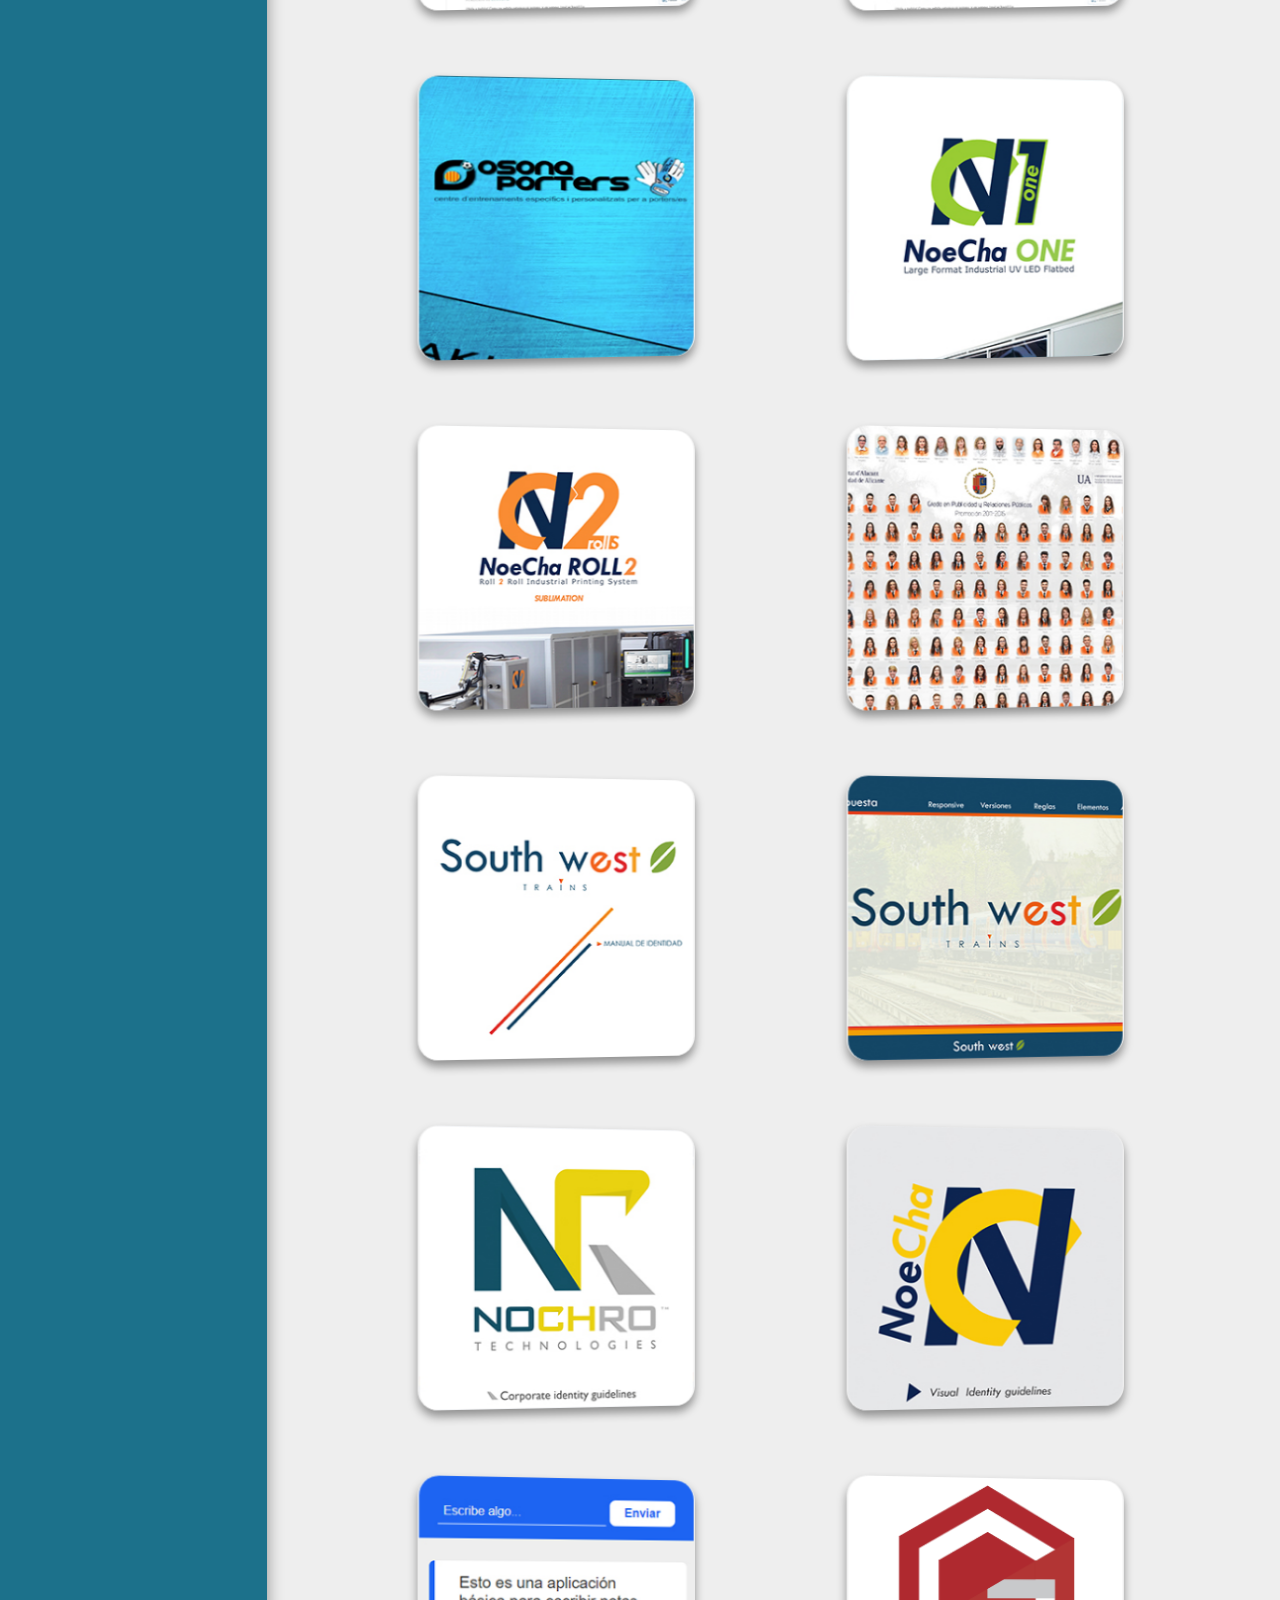
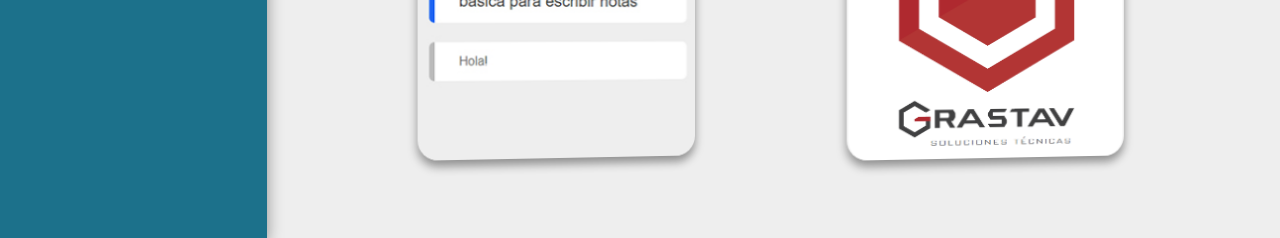
<file: test.html>
<!doctype html>
<html>
<head>
<meta charset="UTF-8">
<meta name="viewport" content="width=device-width, initial-scale=1" />
<title>Victor Silvestre</title>

<link href="css/stylesheet.css" type="text/css" rel="stylesheet">
<link rel="stylesheet" href="https://fonts.googleapis.com/css?family=Raleway">
<link rel="stylesheet" href="https://cdnjs.cloudflare.com/ajax/libs/font-awesome/4.7.0/css/font-awesome.min.css">

<script src="js/scripts.js"></script>

</head>

<body>

  <div id="sidenav">
    <div class="sticky-content">

      <img src="img/Victor-photo.png" alt="Profile-picture">
      <div class="contact-details">
    	   <h1 style="margin-top: -5px;">Victor Silvestre Brotons</h1>
  	      <p style="margin-top: -5px;">Digital Project Manager &amp; Ecommerce</p>
    	     <a href="mailto:victor.silvestre@outlook.com" style="color: #F5D111; padding: unset; font-size: 1.2rem;"><p>victor.silvestre@outlook.com</p></a>

           <p>Hi! I appreciate you looking at my <strong>web portfolio</strong>. The projects I've been able to pull together from my years of work are only the tip of the iceberg here.</p>

          <p>Please get in touch if you have any questions, and <strong>I'll be happy to respond!</strong></p>


         </div>
         <div class="menu">
           <button onclick="hideSideNav()">View projects</button>
           <a target="_blank" rel="noopener noreferrer" href="https://www.linkedin.com/in/victor-silvestre-brotons-1784b7128/"><i class="fa fa-linkedin-square"></i>   Linkedin</a>
           <a target="_blank" rel="noopener noreferrer" href="Victor-Silvestre-Brotons-CV2024-v5-English.pdf"><i class="fa fa-external-link" aria-hidden="true"></i> CV English</a>
         </div>
    </div>
  </div>

  <div id="topnav">
    <img src="img/Victor-photo.png" alt="Profile-picture">
    <button onclick="showSideNav()">View profile</button>
  </div>

<!--<div class="icon-scroll-container">
	   	<div class="icon-scroll">
        	<div class="icon-scroll-screen"></div>
    	</div>
	  </div>-->

<div class="main">



<h2>Web projects and digital infrastructure</h2>
<p>These projects represent instances where I have been deeply engaged, not only in executing front-end web development but also in contributing to decisions encompassing the entire digital infrastructure, grounded in business goals, processes, vision and strategy.</p>

<div class="grid-container">

<div class="flip-card">
   <div class="flip-card-inner">

  <div class="flip-card-front">
    <img src="img/akro-tile.jpg" alt="Akro website">
  </div>

  <div class="flip-card-back">
    <h1>akro.bike</h1>
    <p><strong>Wordpress</strong> and <strong>Woocommece</strong> based website, designed with <strong>Flatsome</strong>,UX Blocks and custom code.</p>
    <p>It features information about Akro brand and b2c shop in multiple languages, aimed for European markets.</p>

    <a target="_blank" rel="noopener noreferrer" href="https://akro.bike"><button>GO</button></a>
  </div>

  </div>
</div>

  <div class="flip-card">
   <div class="flip-card-inner">

  <div class="flip-card-front">
    <img src="img/akrovalis-tile.jpg" alt="Akrovalis website">
  </div>

  <div class="flip-card-back">
    <h1>akrovalis.com</h1>
    <p><strong>Wordpress</strong> and <strong>Woocommece</strong> based website, designed with <strong>Elementor</strong></p>
    <p>It features different landing pages in multiple languages about the brands distributed by Akrovalis company, as well as the Akrovalis corporative information.</p>
    <p>It also features a b2b internal shop with custom conditions according to distributor category.</p>

    <a target="_blank" rel="noopener noreferrer" href="https://akrovalis.com"><button>GO</button></a>
  </div>

  </div>
</div>

<div class="flip-card">
 <div class="flip-card-inner">

  <div class="flip-card-front">
    <img src="img/tannus-tile.jpg" alt="Tannus website">
  </div>

  <div class="flip-card-back">
    <h1>tannustires.com</h1>

    <p><strong>Wordpress</strong> and <strong>Woocommerce</strong> based website built on Flatsome theme. It is designed with <strong>UX blocks</strong>.</p>
    <p>It features information about Tannus brand and b2c shop in multiple languages, aimed for European markets.</p>

    <a target="_blank" rel="noopener noreferrer" href="https://tannustires.com"><button>GO</button></a>
  </div>

  </div>
</div>

<div class="flip-card">
 <div class="flip-card-inner">

  <div class="flip-card-front">
    <img src="img/outbraker-tile.jpg" alt="Outbraker website">
  </div>

  <div class="flip-card-back">
    <h1>outbraker.eu</h1>

    <p><strong>Wordpress</strong> and <strong>Woocommerce</strong> based website built on Flatsome theme. It is designed with UX blocks.</p>
    <p>It features information about Outbraker brand and b2c shop  in multiple languages, aimed for European markets.</p>

    <a target="_blank" rel="noopener noreferrer" href="https://outbraker.eu"><button>GO</button></a>
  </div>

  </div>
</div>

  <div class="flip-card">
   <div class="flip-card-inner">

   <div class="flip-card-front">
     <img src="img/pitviper-tile.jpg" alt="Pit Viper Spain website">
   </div>

   <div class="flip-card-back">
     <h1>pitviper.eu</h1>

     <p><strong>Shopify</strong> based website aimed to the Spanish market.</p>

     <a target="_blank" rel="noopener noreferrer" href="https://pitviper.eu"><button>GO</button></a>
   </div>

   </div>
 </div>

	<div class="flip-card">
	 <div class="flip-card-inner">

	 <div class="flip-card-front">
		 <img src="img/TwoFive-website-tile.jpg" alt="Two Five website">
	 </div>

	 <div class="flip-card-back">
		 <h1>TwoFive Project</h1>
		 <p>I <strong>designed this brand</strong> dedicated to the production and distribution of football goalkeeper gloves.</p>
     <p>It began from scratch in 2019. By the time I moved on, we had built a <strong>digital infrastructure</strong> ready to support about 1 million € in yearly revenue and thousands of visitors from numerous international markets.</p>
		 <!--<p>I've been entirely focused on this project lately. As for October 2022, <strong>Wordpress</strong> powers all the websites, which include an e-commerce section based on <strong>Woocommerce</strong>.</p>-->
		 <a target="_blank" rel="noopener noreferrer" href="https://twofivegloves.com"><button>GO</button></a>
	 </div>

	 </div>
 </div>

 <div class="flip-card">
  <div class="flip-card-inner">

  <div class="flip-card-front">
    <img src="img/twofiveaustralia-tile.jpg" alt="Two Five Australia">
  </div>

  <div class="flip-card-back">
    <h1>TwoFive Australia</h1>
    <p>Landing of the TwoFive project dedicated to the Australian market</p>
    <a target="_blank" rel="noopener noreferrer" href="https://au.twofivegloves.com"><button>GO</button></a>
  </div>

  </div>
 </div>

 <div class="flip-card">
  <div class="flip-card-inner">

  <div class="flip-card-front">
    <img src="img/serportero-tile.jpg" alt="Serportero Shop website">
  </div>

  <div class="flip-card-back">
    <h1>Serportero Shop</h1>

    <p><strong>Wordpress</strong> and <strong>Woocommerce</strong> based website built on Flatsome theme. Designed with UX blocks.</p>

    <a target="_blank" rel="noopener noreferrer" href="https://serportero-shop.com"><button>GO</button></a>
  </div>

  </div>
 </div>

 <div class="flip-card">
   <div class="flip-card-inner">

   <div class="flip-card-front">
     <img src="img/NoeCha-website2020-tile.jpg" alt="NoeCha 2020 website">
   </div>

   <div class="flip-card-back">
     <h1>NoeCha Srl website (2020)</h1>
     <p>Created using <strong>HTML5, CSS3 and Javascript</strong>, it aimed to replace the previous NoeCha website.</p>
     <p>The project was left unfinished, but what was done (60% progress I would say) is accesible here.</p>
     <a target="_blank" rel="noopener noreferrer" href="noecha2020site/index.html"><button>GO</button></a>
   </div>

   </div>
 </div>

 <div class="flip-card">
  <div class="flip-card-inner">

  <div class="flip-card-front">
    <img src="img/NoeCha-website-tile.jpg" alt="NoeCha website">
  </div>

  <div class="flip-card-back">
    <h1>NoeCha Srl website</h1>
    <p>Website designed for an industrial printer manufacturer to which I worked also as all-purpose designer, prepress specialist, technical assistance and product demonstrator.</p>
    <p>I worked alone on this website, making use of the resources avalaible.</p>
    <p>Created with deprecated Adobe Muse.</p>
    <a target="_blank" rel="noopener noreferrer" href="https://www.noecha.com"><button>GO</button></a>
  </div>

  </div>
 </div>

</div>

	<h2>Front-end web development</h2>
    <p>The following are websites either created by me or in which I have played a significant role.</p>

<div class="grid-container">

  <div class="flip-card">
   <div class="flip-card-inner">

  <div class="flip-card-front">
    <img src="img/comunitats-tile.jpg" alt="Comunitats BCN website">
  </div>

  <div class="flip-card-back">
    <h1>ComunitatsBCN</h1>
    <p><strong>Wordpress</strong> based website designed with <strong>Elementor</strong></p>
    <p>It features a real state portal in two languages.</p>

    <a target="_blank" rel="noopener noreferrer" href="https://comunitatsbcn.cat/"><button>GO</button></a>
  </div>

  </div>
</div>

  <div class="flip-card">
   <div class="flip-card-inner">

  <div class="flip-card-front">
    <img src="img/curcushine-tile.jpg" alt="Curcushine">
  </div>

  <div class="flip-card-back">
    <h1>Lubrizol Life Sciences - Info Landings</h1>
      <p><strong>Wordpress</strong> based websites designed with <strong>Elementor</strong>.</p>
      <p>This is one of a set of brand landing pages created for Lubrizol company</p>
      <p>Others are: https://magshape.info/ or https://newcaff.info/ , among others using the same structure.</p>

    <a target="_blank" rel="noopener noreferrer" href="https://curcushine.info/"><button>GO</button></a>
  </div>

  </div>
</div>

  <div class="flip-card">
   <div class="flip-card-inner">

  <div class="flip-card-front">
    <img src="img/diobar-tile.jpg" alt="Diobar BCN">
  </div>

  <div class="flip-card-back">
    <h3>Diobar BCN</h3>
      <p><strong>Wordpress</strong> based website designed with <strong>Elementor</strong>.</p>
      <p>It features custom Wordpress posts to manage efficiently the events of the club.</p>

    <a target="_blank" rel="noopener noreferrer" href="https://diobarbcn.com/"><button>GO</button></a>
  </div>

  </div>
</div>

  <div class="flip-card">
   <div class="flip-card-inner">

  <div class="flip-card-front">
    <img src="img/hausmann-tile.jpg" alt="Hausmann Aromatic">
  </div>

  <div class="flip-card-back">
    <h1>Hausmann Aromatic</h1>
      <p><strong>Wordpress</strong> based website designed with <strong>Elementor</strong>.</p>

    <a target="_blank" rel="noopener noreferrer" href="https://hausmann.es/en/"><button>GO</button></a>
  </div>

  </div>
</div>

  <div class="flip-card">
   <div class="flip-card-inner">

  <div class="flip-card-front">
    <img src="img/agenciavandv-tile.jpg" alt="Agencia VandV">
  </div>

  <div class="flip-card-back">
    <h1>Agencia V&V</h1>
      <p><strong>Wordpress</strong> based website designed with <strong>Elementor</strong>.</p>

    <a target="_blank" rel="noopener noreferrer" href="https://agenciavandv.com/"><button>GO</button></a>
  </div>

  </div>
</div>

  <div class="flip-card">
   <div class="flip-card-inner">

  <div class="flip-card-front">
    <img src="img/fc-stands-tile.jpg" alt="Factoria Creativa">
  </div>

  <div class="flip-card-back">
    <h1>Factoria Creativa - Stands page</h1>
    <p><strong>Wordpress</strong> based website designed using <strong>Bootstrap custom templates</strong>.</p>

    <a target="_blank" rel="noopener noreferrer" href="https://www.factoriacreativabarcelona.es/stand-feria/"><button>GO</button></a>
  </div>

  </div>
</div>

  <div class="flip-card">
   <div class="flip-card-inner">

  <div class="flip-card-front">
    <img src="img/evlink-tile.jpg" alt="EV Link">
  </div>

  <div class="flip-card-back">
    <h1>EV Link</h1>
    <p><strong>Wordpress</strong> based website designed with <strong>Elementor</strong></p>
    <p>It features an ecommerce with restricted access based on user roles.</p>

    <a target="_blank" rel="noopener noreferrer" href="https://evlink.ch/"><button>GO</button></a>
  </div>

  </div>
</div>

<div class="flip-card">
 <div class="flip-card-inner">

<div class="flip-card-front">
  <img src="img/conillas-tile.jpg" alt="Ignasi Conillas">
</div>

<div class="flip-card-back">
  <h1>Ignasi Conillas</h1>
    <p><strong>Wordpress</strong> based website designed with <strong>Elementor</strong>.</p>

  <a target="_blank" rel="noopener noreferrer" href="https://ignasiconillas.com/"><button>GO</button></a>
</div>

</div>
</div>

</div>

    <h2>Other work</h2>

    <p>This comprises additional endeavors or tests, geared towards functioning within digital environments or leveraging the advantages stemming from my background in graphic design, photography and business development.</p>

 <div class="grid-container">

   <div class="flip-card">
     <div class="flip-card-inner">

     <div class="flip-card-front">
       <img src="img/spining-product-tile.jpg" alt="360 Product Spin">
     </div>

     <div class="flip-card-back">
       <h1>360 Product Spin</h1>
       <p>An interesting feature integrated in the <a target="_blank" rel="noopener noreferrer" href="https://www.twofivegloves.com">TwoFive Project.</a></p>
       <p>It took 24 shots and the use of <b>batch automation with Adobe Photoshop</b> to produce this result efficiently for all products.</p>
       <a target="_blank" rel="noopener noreferrer" href="https://au.twofivegloves.com/gloves-2020Lyon19Pro-360view.php"><button>GO</button></a>
     </div>

     </div>
   </div>


 <div class="flip-card">
     <div class="flip-card-inner">
       <div class="flip-card-front"><img src="img/PrinterApp-tile.jpg" alt="PrinterApp Application"></div>
       <div class="flip-card-back">
         <h1>PrinterApp</h1>
         <p>Touch screen application series developed to handle NoeCha's industrial printers.</p>
         <p>Being in charge of the <strong>UX/UI design</strong>, I worked closely both with software engineers and operators to create this user-friendly application.</p>
         <a target="_blank" rel="noopener noreferrer" href="https://drive.google.com/drive/folders/1mY-VwJMNDl2M3mADJ7kVGAO7qnT9EJqB?usp=sharing">
           <button>GO</button>
         </a></div>
     </div>
   </div>

   <div class="flip-card">
       <div class="flip-card-inner">
         <div class="flip-card-front"><img src="img/InteractivescreenNoeCha-tile.jpg" alt="Interactive screen NoeCha"></div>
         <div class="flip-card-back">
           <h1>Interactive Screen</h1>
           <p>Interactive display screen for trade fairs, showcasing testimonials and products of NoeCha company.</p>
           <p>Please note that this document requires certain configuration in the pdf reader in order to work exactly as intended.</p>
           <p>Made with <strong>Adobe Indesign</strong> with the support of <strong>Adobe Illustrator</strong> for vectors.</p>
           <a target="_blank" rel="noopener noreferrer" href="https://drive.google.com/file/d/1Oc-rHaUhsnF98suCoRVcA7QGNnl6TXAl/view?usp=sharing">
             <button>GO</button>
           </a></div>
       </div>
     </div>

    <div class="flip-card">
	    <div class="flip-card-inner">

			<div class="flip-card-front">
			  <img src="img/RG-2014-tile.jpg" alt="RG Catalog 2014">
			</div>

			<div class="flip-card-back">
			  <h1>RG Catalog 2014</h1>
				<p>Catalog design for a sport clothing brand to which I worked also as a commercial agent.</p>
				<p>I worked on it alone from scratch (<strong>idea proposal, layout design, photography, content</strong>...). The structure here presented settled the bases for future catalogs of this kind for years to come.</p>
			  <a target="_blank" rel="noopener noreferrer" href="https://drive.google.com/file/d/0B3yiGbn0pzLSTkhNX1dMcnl5V1E/view?usp=sharing"><button>GO</button></a>
			</div>

	    </div>
    </div>

	  <div class="flip-card">
		  <div class="flip-card-inner">

			<div class="flip-card-front">
			  <img src="img/RG-2015-tile.jpg" alt="RG Catalog 2015">
			</div>

			<div class="flip-card-back">
			  <h1>RG Catalog 2015</h1>
			  <p>New release with several improvements. This version was translated to different languages and sent to print for worldwide distribution.</p>
			   <p>It features some artwork that intended to appoint a personality to each product line. This artwork worked also for banner pieces and outdoor advertising.</p>
			  <a target="_blank" rel="noopener noreferrer" href="https://drive.google.com/file/d/0B3yiGbn0pzLSRkpseVYzLTNtb1E/view?usp=sharing"><button>GO</button></a>
			</div>

		  </div>
	  </div>

	   <div class="flip-card">
		  <div class="flip-card-inner">

			<div class="flip-card-front">
			  <img src="img/Bama-app-tile.jpg" alt="BAMA app">
			</div>

			<div class="flip-card-back">
			  <h1>BAMA Legacy (draft)</h1>
			  <p>Created with Adobe Muse, this was a draft for demonstration purposes.</p>
			  <p>Accesible using this credentials:</p>
			  <p>Username: VictorSilvestre / Password: 1GraphicDesigner!</p>
			  <p><b>IMPORTANT:</b> Click the dark blue recangle in the login screen to progress.</p>
			  <a target="_blank" rel="noopener noreferrer" href="https://www.noecha.com/bama"><button>GO</button></a>
			</div>

		  </div>
	  </div>

	   <div class="flip-card">
		  <div class="flip-card-inner">

			<div class="flip-card-front">
			  <img src="img/NaifScouts-project-tile.jpg" alt="NaifScouts Project">
			</div>

			<div class="flip-card-back">
			  <h1>NaifScouts project</h1>
			  <p>Platform created for Naif Photography Studio. Even though I stopped working on it in 2015, I consider this a very interesting piece of my work as business developer and photographer.</p>
			  <p>Please visit the "projects" section of my Linkedin to get a more detailed explanation.</p>
			  <a target="_blank" rel="noopener noreferrer" href="https://naifscouts.wordpress.com/"><button>GO</button></a>
			</div>

		  </div>
	  </div>

	   <div class="flip-card">
		  <div class="flip-card-inner">

			<div class="flip-card-front">
			  <img src="img/NoeCha-manual-tile.jpg" alt="NoeCha printer manual">
			</div>

			<div class="flip-card-back">
			  <h1>NoeCha ONE User Manual</h1>
			  <p>I designed the user manual for the new version of NoeCha ONE industrial printing machine.</p>
			  <p>Here you can find some demo pages of it.</p>
			  <a target="_blank" rel="noopener noreferrer" href="https://drive.google.com/file/d/1p8WR1C_PCquP_WpE-amgb2XSPB6pwusJ/view?usp=sharing"><button>GO</button></a>
			</div>

		  </div>
	  </div>
      <div class="flip-card">
	     <div class="flip-card-inner">
	       <div class="flip-card-front"><img src="img/Osonaporters-tile.jpg" alt="Osona porters video"></div>
	       <div class="flip-card-back">
	         <h1>Video editing gig</h1>
	         <p>A video editing job for Osona Porters, a business dedicated to formation and training of football goalalkeepers.</p>
			 <p>The video was made using Sony Vegas, with the suport of Photoshop for the graphics.</p>
	         <a target="_blank" rel="noopener noreferrer" href="https://drive.google.com/file/d/1sog1fUmajKVUuTTRu-v8jOdEvhWzyGvI/view?usp=sharing"><button>GO</button></a>
           </div>
         </div>
      </div>
      <div class="flip-card">
        <div class="flip-card-inner">
          <div class="flip-card-front"><img src="img/NC1brochure-tile.jpg" alt="NoeCha ONE brochure"></div>
          <div class="flip-card-back">
            <h1>NoeCha ONE brochure</h1>
            <p>A sales brochure used in trade fairs.</p>
            <p>Made with Adobe Indesign with the support of Adobe Illustrator for vectors.</p>
            <a target="_blank" rel="noopener noreferrer" href="https://www.noecha.com/assets/nc1-brochure-2018-compressed.pdf">
              <button>GO</button>
            </a> </div>
        </div>
      </div>
      <div class="flip-card">
        <div class="flip-card-inner">
          <div class="flip-card-front"><img src="img/NC2brochure-tile.jpg" alt="NoeCha ROLL2s brochure"></div>
          <div class="flip-card-back">
            <h1>NoeCha ROLL2 brochure</h1>
            <p>A sales brochure used in trade fairs.</p>
            <p>Made with Adobe Indesign with the support of Adobe Illustrator for vectors.</p>
            <a target="_blank" rel="noopener noreferrer" href="https://www.noecha.com/assets/nc2s-brochure-2018-compressed.pdf">
              <button>GO</button>
            </a></div>
        </div>
      </div>

      <div class="flip-card">
        <div class="flip-card-inner">
          <div class="flip-card-front"><img src="img/GraduationPhotographies-tile.jpg" alt="Graduation Photographies Project"></div>
          <div class="flip-card-back">
            <h1>Graduation photographies</h1>
            <p>Project undertaken under the umbrella of Naif Photography Studio.</p>
            <p>Even though I stopped working on it in 2016, I consider this a very interesting piece of my work as business developer and photographer.</p>
            <p>Please visit the "projects" section of my Linkedin to get a more detailed explanation.</p>
            <a target="_blank" rel="noopener noreferrer" href="https://drive.google.com/file/d/0B3yiGbn0pzLSaEpHTE9mLVJ6N0U/view?usp=sharing">
              <button>GO</button>
            </a></div>
        </div>
      </div>

    <div class="flip-card">
        <div class="flip-card-inner">
          <div class="flip-card-front"><img src="img/SWT-manual-identidad-tile.jpg" alt="South West Trains - Identity Manual"></div>
          <div class="flip-card-back">
            <h1>South West Trains - Identity Manual</h1>
            <p>Identity manual designed to provide support to my dissertation about the re-branding of the company South West Trains</p>
            <a target="_blank" rel="noopener noreferrer" href="https://drive.google.com/open?id=0B3yiGbn0pzLSNUJxdzY4SndFU2s">
              <button>GO</button>
            </a></div>
        </div>
      </div>
    <div class="flip-card">
        <div class="flip-card-inner">
          <div class="flip-card-front"><img src="img/SWT-dissertation-tile.jpg" alt="South West Trains - Dissertation"></div>
          <div class="flip-card-back">
            <h1>South West Trains - Dissertation</h1>
            <p>Dissertation (in Spanish) about the re-branding of the company South West Trains with the final GOal to present it as an environmental friendly form of transport.</p>
            <a target="_blank" rel="noopener noreferrer" href="https://drive.google.com/file/d/0B3yiGbn0pzLSUXhxTVBuenVYcUk/view?usp=sharing">
              <button>1</button>
            </a>
		          <a target="_blank" rel="noopener noreferrer" href="https://drive.google.com/file/d/0B3yiGbn0pzLSczhRdEZHekZsc3M/view?usp=sharing">
              <button>2</button>
            </a></div>
        </div>
      </div>
    <div class="flip-card">
        <div class="flip-card-inner">
          <div class="flip-card-front"><img src="img/NoChro-tile.jpg" alt="Nochro - Identity Manual"></div>
          <div class="flip-card-back">
            <h1>Nochro - Identity Manual</h1>
            <p>Identity manual designed for Nochro Technologies, a NoeCha's support company.</p>
			  <p>It features multiple mockups.</p>
            <a target="_blank" rel="noopener noreferrer" href="https://drive.google.com/file/d/16JCWwaaz4KI67xLQiOEw5LRb6LLkL9pb/view?usp=sharing">
              <button>GO</button>
            </a></div>
        </div>
      </div>
	 <div class="flip-card">
	   <div class="flip-card-inner">
	     <div class="flip-card-front"><img src="img/NoeCha-Identity-tile.jpg" alt="NoeCha - Identity Manual"></div>
	     <div class="flip-card-back">
	       <h1>NoeCha - Identity Manual</h1>
	       <p>Identity manual designed for NoeCha - Industrial Digital Printers.</p>
	       <a target="_blank" rel="noopener noreferrer" href="https://drive.google.com/file/d/19shAc7u_cZumIEspPFUIOSG0Zj_B-bev/view?usp=sharing">
	         <button>GO</button>
           </a></div>
       </div>
    </div>
    <div class="flip-card">
      <div class="flip-card-inner">
        <div class="flip-card-front"><img src="img/Ejercicio-Notas-tile.jpg" alt="Aplicación de notas"></div>
        <div class="flip-card-back">
          <h1>Quick note app</h1>
          <p>Simple app coded with <b>Javascript</b> only. It allows to write and send notes within the same page.</p>
          <p>Before you ask: Yes, HTML code and CSS is generated from the JS file as per the exercise requirements.</p>
          <a target="_blank" rel="noopener noreferrer" href="exercises/app-notes.html">
            <button>GO</button>
            </a></div>
        </div>
     </div>
     <div class="flip-card">
       <div class="flip-card-inner">
         <div class="flip-card-front"><img src="img/Grastav-tile.png" alt="Grastav - New Visual Identity"></div>
         <div class="flip-card-back">
           <h1>Grastav - New Visual Identity</h1>
           <p>Visual identity redesign for Grastav, a company dedicated to the selling of industrial equipment.</p>
           <a target="_blank" rel="noopener noreferrer" href="grastav/Grastav-new-approach.pdf">
             <button>GO</button>
             </a></div>
         </div>
      </div>

  </div>
  </div>

</body>
</html>
</file>
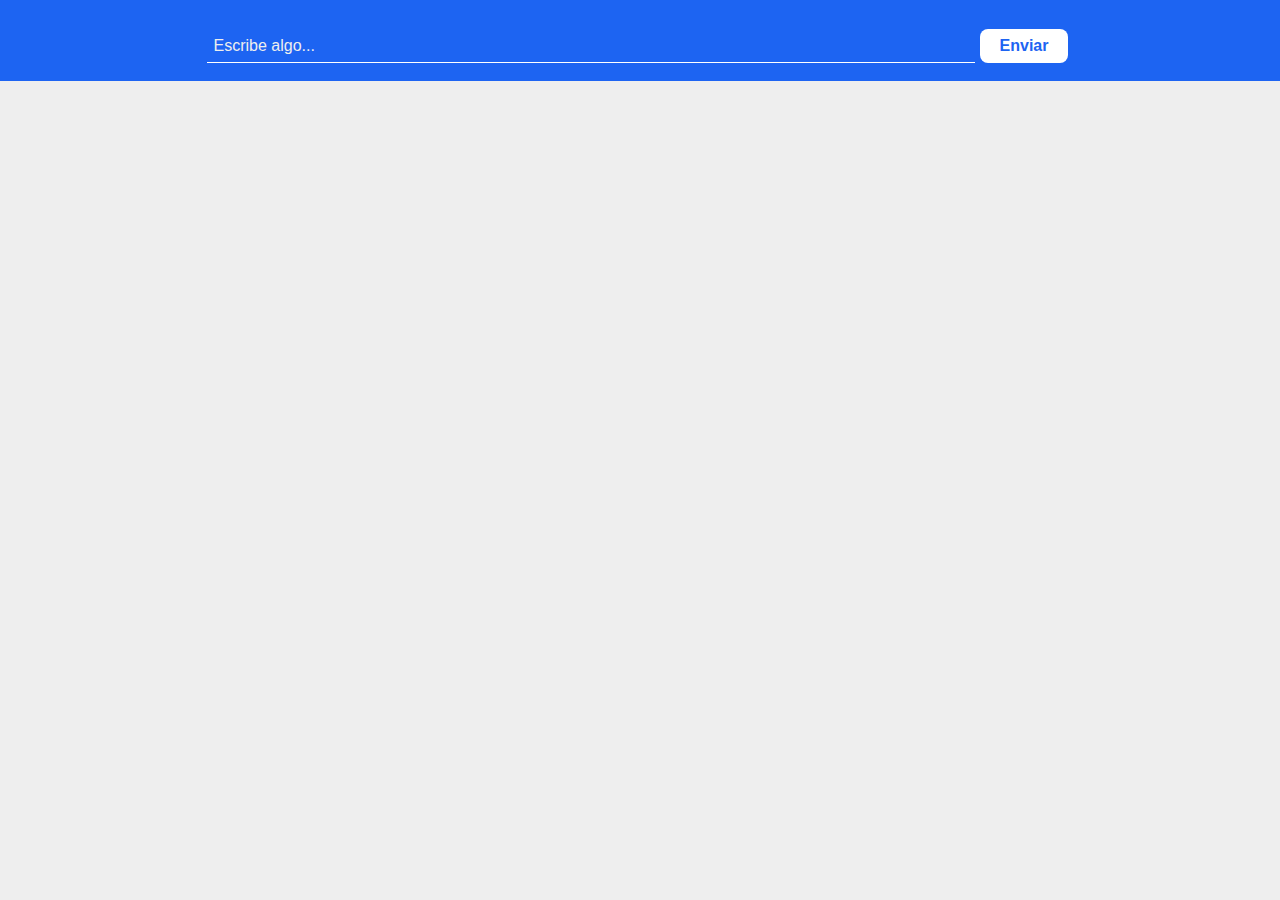
<file: exercises/app-notes.html>
<!DOCTYPE html>
<html>
  <head>
    <meta charset="utf-8">
    <meta name="viewport" content="width=device-width, initial-scale=1.0">
    <title>Ejercicio Meetmaps</title>
    <script src="app-notes.js"></script>
  </head>
    <body>
    </body>
  </html>
</file>
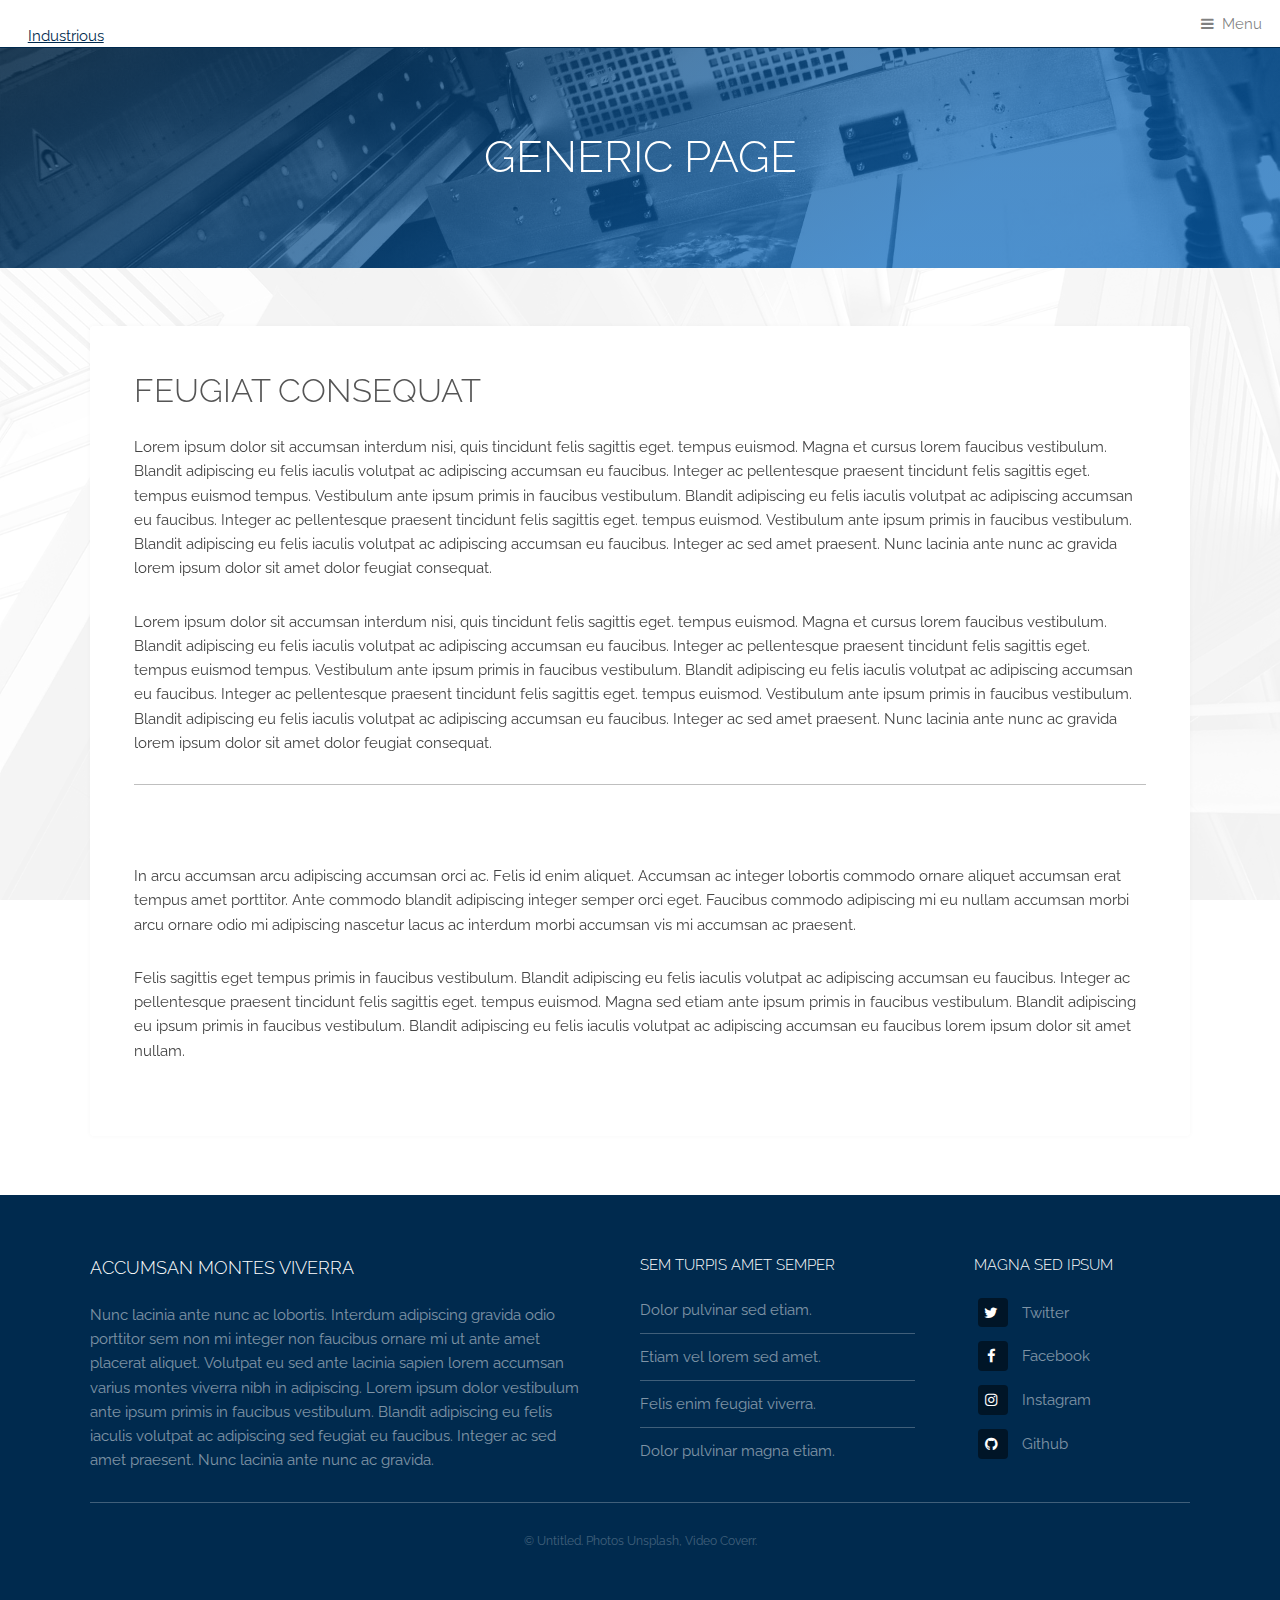
<file: noecha2020site/generic.html>
<!DOCTYPE HTML>
<!--
	Industrious by TEMPLATED
	templated.co @templatedco
	Released for free under the Creative Commons Attribution 3.0 license (templated.co/license)
-->
<html>
	<head>
		<title>Generic Page - Industrious by TEMPLATED</title>
		<meta charset="utf-8" />
		<meta name="viewport" content="width=device-width, initial-scale=1, user-scalable=no" />
		<meta name="description" content="" />
		<meta name="keywords" content="" />
		<link rel="stylesheet" href="assets/css/main.css" />
	</head>
	<body class="is-preload">

		<!-- Header -->
			<header id="header">
				<a class="logo" href="index.html">Industrious</a>
				<nav>
					<a href="#menu">Menu</a>
				</nav>
			</header>

		<!-- Nav -->
			<nav id="menu">
				<ul class="links">
					<li><a href="index.html">Home</a></li>
					<li><a href="elements.html">Elements</a></li>
					<li><a href="generic.html">Generic</a></li>
				</ul>
			</nav>

		<!-- Heading -->
			<div id="heading" >
				<h1>Generic Page</h1>
			</div>

		<!-- Main -->
			<section id="main" class="wrapper">
				<div class="inner">
					<div class="content">
						<header>
							<h2>Feugiat consequat</h2>
						</header>
						<p>Lorem ipsum dolor sit accumsan interdum nisi, quis tincidunt felis sagittis eget. tempus euismod. Magna et cursus lorem faucibus vestibulum. Blandit adipiscing eu felis iaculis volutpat ac adipiscing accumsan eu faucibus. Integer ac pellentesque praesent tincidunt felis sagittis eget. tempus euismod tempus. Vestibulum ante ipsum primis in faucibus vestibulum. Blandit adipiscing eu felis iaculis volutpat ac adipiscing accumsan eu faucibus. Integer ac pellentesque praesent tincidunt felis sagittis eget. tempus euismod. Vestibulum ante ipsum primis in faucibus vestibulum. Blandit adipiscing eu felis iaculis volutpat ac adipiscing accumsan eu faucibus. Integer ac sed amet praesent. Nunc lacinia ante nunc ac gravida lorem ipsum dolor sit amet dolor feugiat consequat. </p>
						<p>Lorem ipsum dolor sit accumsan interdum nisi, quis tincidunt felis sagittis eget. tempus euismod. Magna et cursus lorem faucibus vestibulum. Blandit adipiscing eu felis iaculis volutpat ac adipiscing accumsan eu faucibus. Integer ac pellentesque praesent tincidunt felis sagittis eget. tempus euismod tempus. Vestibulum ante ipsum primis in faucibus vestibulum. Blandit adipiscing eu felis iaculis volutpat ac adipiscing accumsan eu faucibus. Integer ac pellentesque praesent tincidunt felis sagittis eget. tempus euismod. Vestibulum ante ipsum primis in faucibus vestibulum. Blandit adipiscing eu felis iaculis volutpat ac adipiscing accumsan eu faucibus. Integer ac sed amet praesent. Nunc lacinia ante nunc ac gravida lorem ipsum dolor sit amet dolor feugiat consequat. </p>
						<hr />
						<h3>Magna odio tempus commodo</h3>
						<p>In arcu accumsan arcu adipiscing accumsan orci ac. Felis id enim aliquet. Accumsan ac integer lobortis commodo ornare aliquet accumsan erat tempus amet porttitor. Ante commodo blandit adipiscing integer semper orci eget. Faucibus commodo adipiscing mi eu nullam accumsan morbi arcu ornare odio mi adipiscing nascetur lacus ac interdum morbi accumsan vis mi accumsan ac praesent.</p>
						<p>Felis sagittis eget tempus primis in faucibus vestibulum. Blandit adipiscing eu felis iaculis volutpat ac adipiscing accumsan eu faucibus. Integer ac pellentesque praesent tincidunt felis sagittis eget. tempus euismod. Magna sed etiam ante ipsum primis in faucibus vestibulum. Blandit adipiscing eu ipsum primis in faucibus vestibulum. Blandit adipiscing eu felis iaculis volutpat ac adipiscing accumsan eu faucibus lorem ipsum dolor sit amet nullam.</p>
					</div>
				</div>
			</section>

		<!-- Footer -->
			<footer id="footer">
				<div class="inner">
					<div class="content">
						<section>
							<h3>Accumsan montes viverra</h3>
							<p>Nunc lacinia ante nunc ac lobortis. Interdum adipiscing gravida odio porttitor sem non mi integer non faucibus ornare mi ut ante amet placerat aliquet. Volutpat eu sed ante lacinia sapien lorem accumsan varius montes viverra nibh in adipiscing. Lorem ipsum dolor vestibulum ante ipsum primis in faucibus vestibulum. Blandit adipiscing eu felis iaculis volutpat ac adipiscing sed feugiat eu faucibus. Integer ac sed amet praesent. Nunc lacinia ante nunc ac gravida.</p>
						</section>
						<section>
							<h4>Sem turpis amet semper</h4>
							<ul class="alt">
								<li><a href="#">Dolor pulvinar sed etiam.</a></li>
								<li><a href="#">Etiam vel lorem sed amet.</a></li>
								<li><a href="#">Felis enim feugiat viverra.</a></li>
								<li><a href="#">Dolor pulvinar magna etiam.</a></li>
							</ul>
						</section>
						<section>
							<h4>Magna sed ipsum</h4>
							<ul class="plain">
								<li><a href="#"><i class="icon fa-twitter">&nbsp;</i>Twitter</a></li>
								<li><a href="#"><i class="icon fa-facebook">&nbsp;</i>Facebook</a></li>
								<li><a href="#"><i class="icon fa-instagram">&nbsp;</i>Instagram</a></li>
								<li><a href="#"><i class="icon fa-github">&nbsp;</i>Github</a></li>
							</ul>
						</section>
					</div>
					<div class="copyright">
						&copy; Untitled. Photos <a href="https://unsplash.co">Unsplash</a>, Video <a href="https://coverr.co">Coverr</a>.
					</div>
				</div>
			</footer>

		<!-- Scripts -->
			<script src="assets/js/jquery.min.js"></script>
			<script src="assets/js/browser.min.js"></script>
			<script src="assets/js/breakpoints.min.js"></script>
			<script src="assets/js/util.js"></script>
			<script src="assets/js/main.js"></script>

	</body>
</html>
</file>
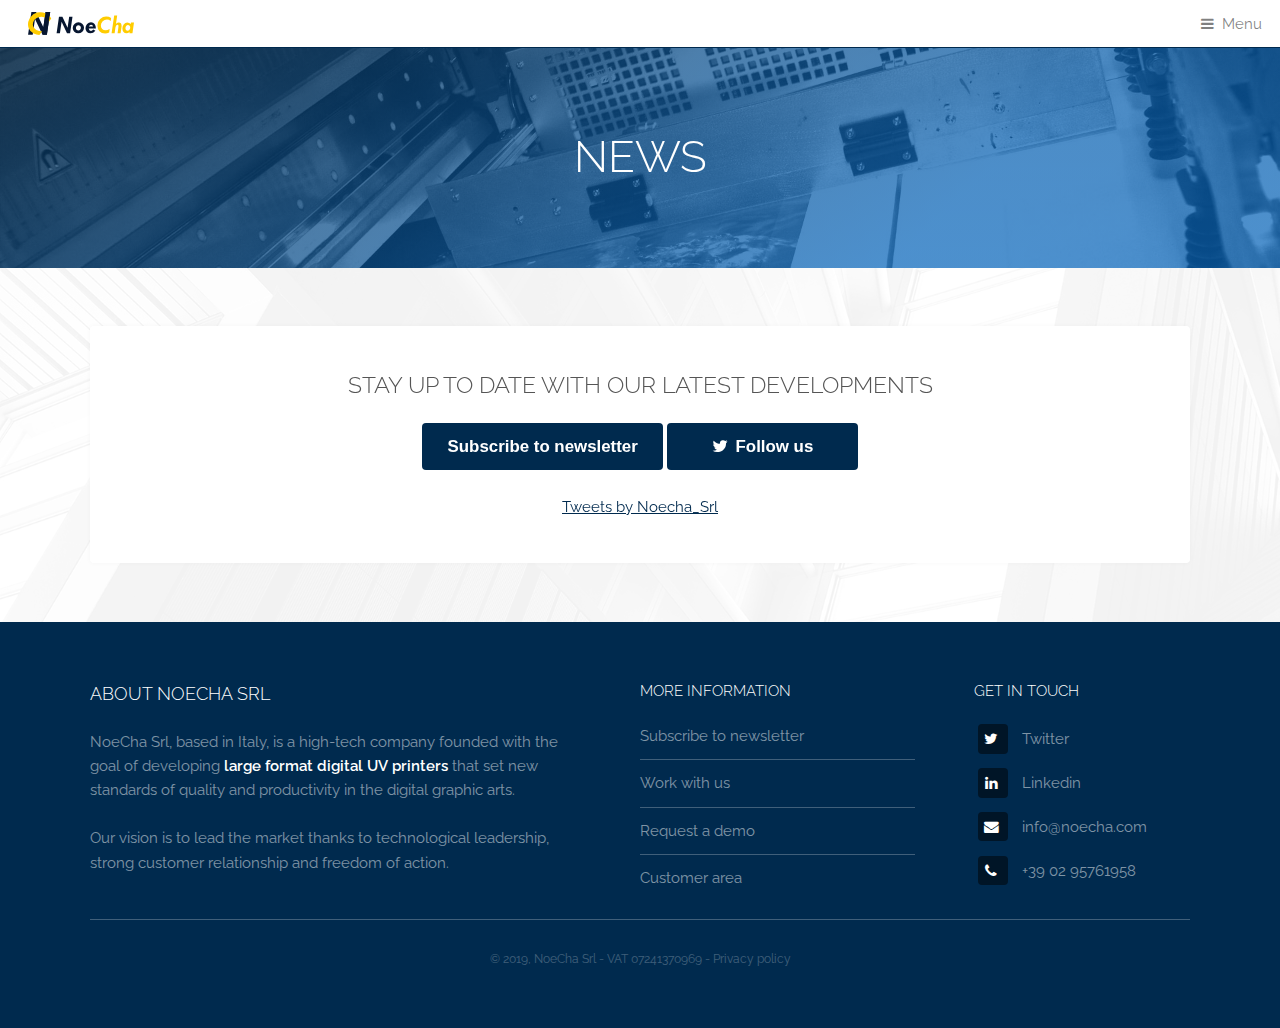
<file: noecha2020site/news.html>
<!DOCTYPE HTML>
<!--
	Industrious by TEMPLATED
	templated.co @templatedco
	Released for free under the Creative Commons Attribution 3.0 license (templated.co/license)
-->
<html>
	<head>
		<title>NoeCha Company News</title>
		<meta charset="utf-8" />
		<meta name="viewport" content="width=device-width, initial-scale=1, user-scalable=no" />
		<meta name="description" content="" />
		<meta name="keywords" content="" />
		<link rel="stylesheet" href="assets/css/main.css" />
	</head>
	<body class="is-preload">

		<!-- Header -->
			<header id="header">
				<img class="logo" src="images/imagotype-horizontal.svg" alt="NoeCha">
				<nav>
					<a href="#menu">Menu</a>
				</nav>
			</header>

		<!-- Nav -->
			<nav id="menu">
				<ul class="links">
					<li><a href="index.html">Home</a></li>
					<li><a href="noechaONE.html">NoeCha ONE™</a></li>
					<li><a href="noechaDOT1.html">NoeCha DOT1™</a></li>
					<li><a href="noechaROLL2.html">NoeCha ROLL2™</a></li>
					<li><a href="news.html">News</a></li>
					<li><a href="generic.html">Case studies</a></li>
					<li><a href="generic.html">Contact</a></li>
				</ul>
			</nav>

		<!-- Heading -->
			<div id="heading" >
				<h1>News</h1>
			</div>

		<!-- Main -->
			<section id="main" class="wrapper">
				<div class="inner">
					<div class="content center">
						<header>
							<h2 style="font-size: 1.6rem;">Stay up to date with our latest developments</h2>
							
							<a><button class="button primary wide">Subscribe to newsletter</button></a>
							
							<a href="#" onclick="window.open('https://twitter.com/intent/user?original_referer=&amp;region=screen_name&amp;screen_name=NoeCha_Srl&amp;source=followbutton&amp;variant=1.1', 'twitter', 'toolbar=no, width=650, height=300'); trackSocial('Twitter', 'Follow', 'http://www.roberteberhard.com'); return false;"><button class="icon fa-twitter button primary wide">Follow us</button></a>
						</header>
						
						<br>
						
						<a class="twitter-timeline" data-dnt="true" data-width="800px" data-chrome="noheader nofooter" href="https://twitter.com/Noecha_Srl?ref_src=twsrc%5Etfw">Tweets by Noecha_Srl</a> <script async src="https://platform.twitter.com/widgets.js" charset="utf-8"></script>
					</div>
				</div>
			</section>

		<!-- Footer -->
			<footer id="footer">
				<div class="inner">
					<div class="content">
						<section>
							<h3>About NoeCha Srl</h3>
							<p>NoeCha Srl, based in Italy, is a high-tech company founded with the goal of developing <strong>large format digital UV printers</strong> that set new standards of quality and productivity in the digital graphic arts.<br/><br/>Our vision is to lead the market thanks to technological leadership, strong customer relationship and freedom of action.</p>
						</section>
						<section>
							<h4>MORE INFORMATION</h4>
							<ul class="alt">
								<li><a href="#">Subscribe to newsletter</a></li>
								<li><a href="#">Work with us</a></li>
								<li><a href="#">Request a demo</a></li>
								<li><a href="#">Customer area</a></li>
							</ul>
						</section>
						<section>
							<h4>Get in touch</h4>
							<ul class="plain">
								<li><a href="https://twitter.com/Noecha_Srl"><i class="icon fa-twitter">&nbsp;</i>Twitter</a></li>
								<li><a href="https://www.linkedin.com/company/noecha/"><i class="icon fa-linkedin">&nbsp;</i>Linkedin</a></li>
								<li><a href="#"><i class="icon fa-envelope">&nbsp;</i>info@noecha.com</a></li>
								<li><a href="#"><i class="icon fa-phone">&nbsp;</i>+39 02 95761958</a></li>
							</ul>
						</section>
					</div>
					<div class="copyright">
						&copy; 2019, NoeCha Srl - VAT 07241370969 - Privacy policy
					</div>
				</div>
			</footer>

		<!-- Scripts -->
			<script src="assets/js/jquery.min.js"></script>
			<script src="assets/js/browser.min.js"></script>
			<script src="assets/js/breakpoints.min.js"></script>
			<script src="assets/js/util.js"></script>
			<script src="assets/js/main.js"></script>

	</body>
</html>
</file>
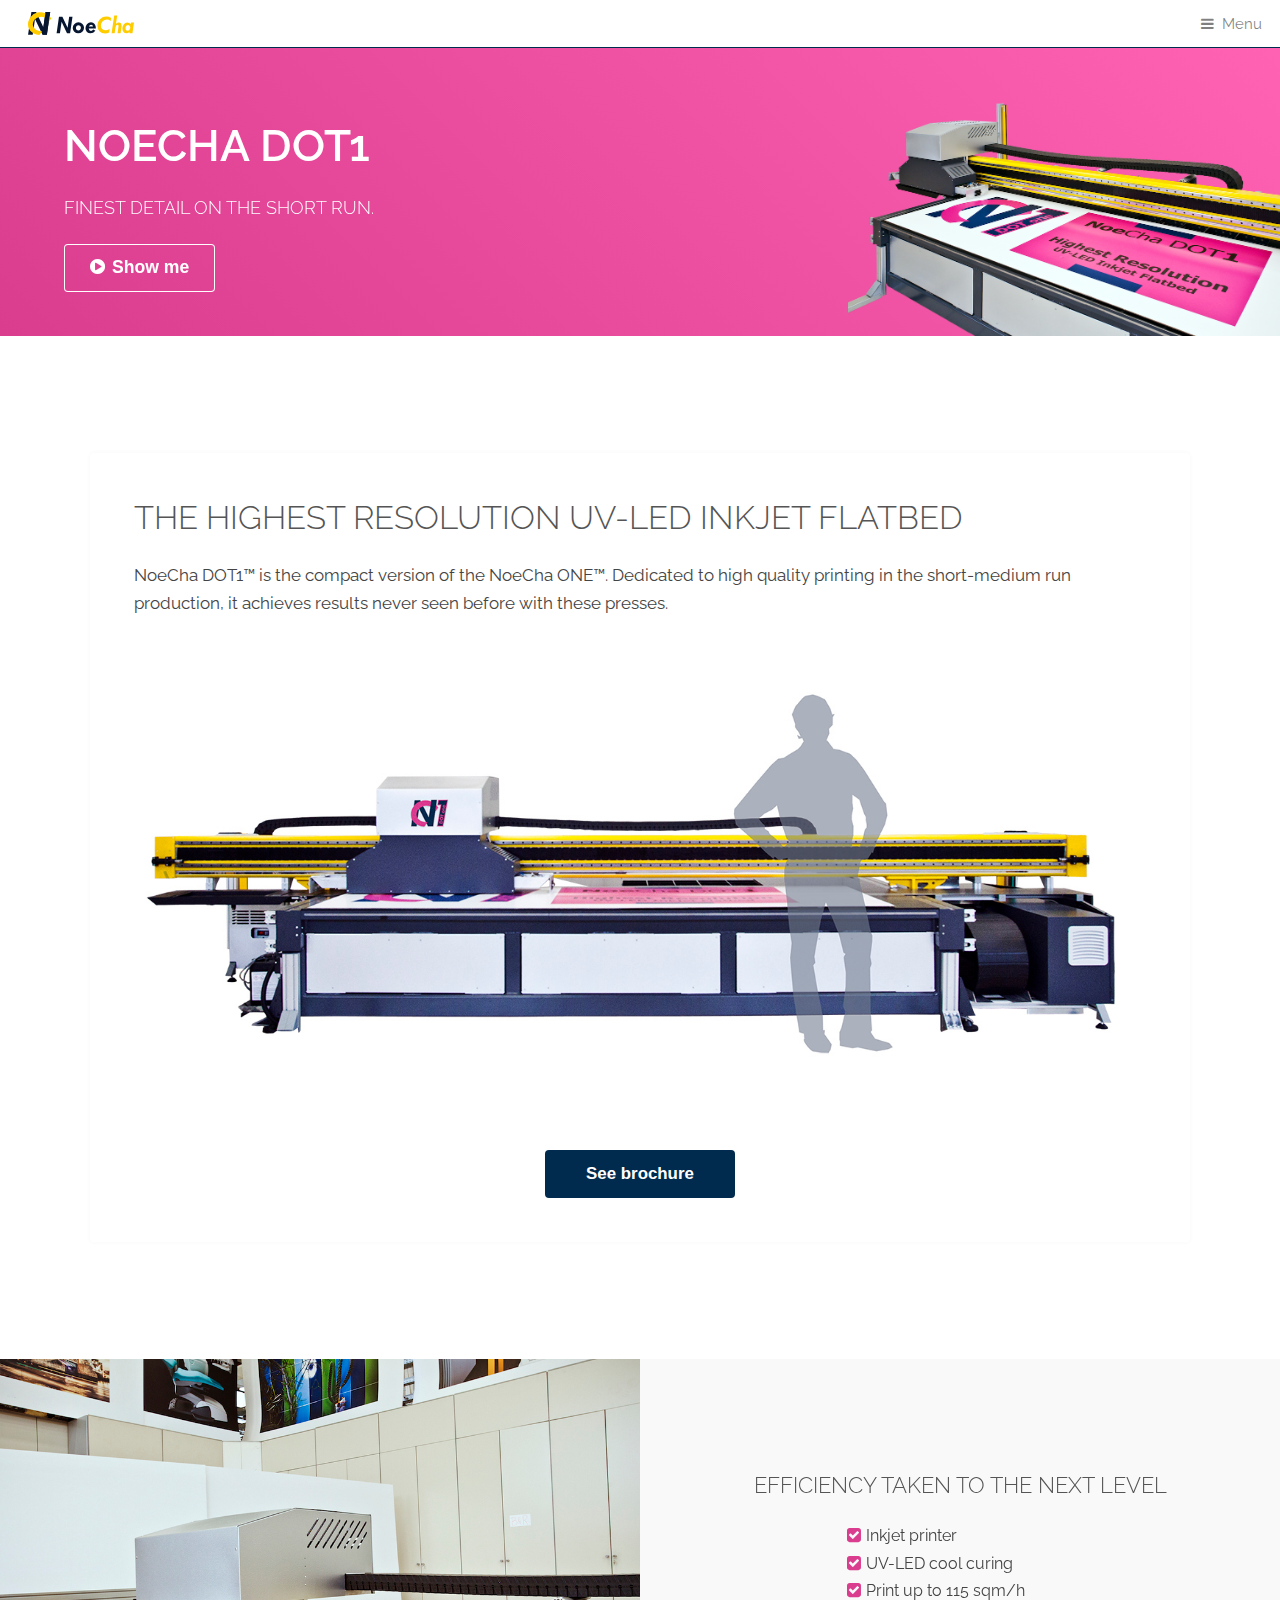
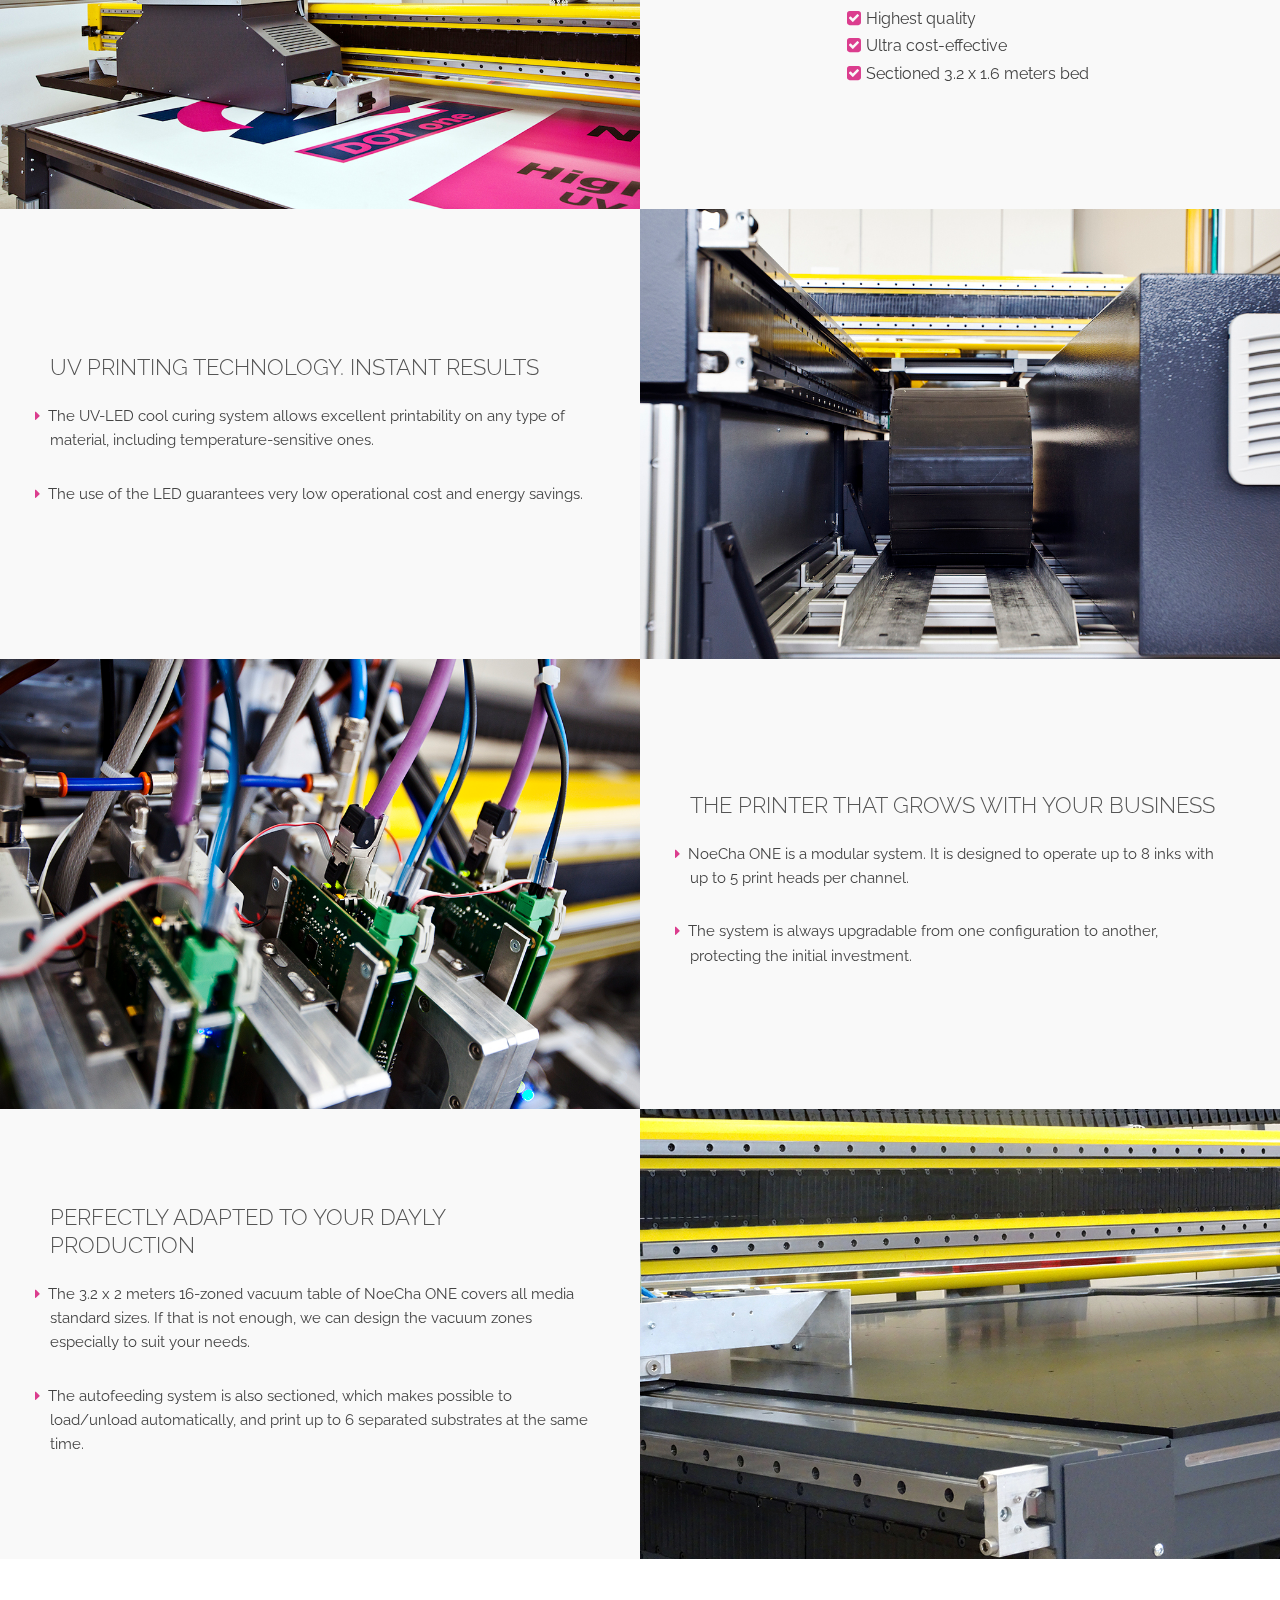
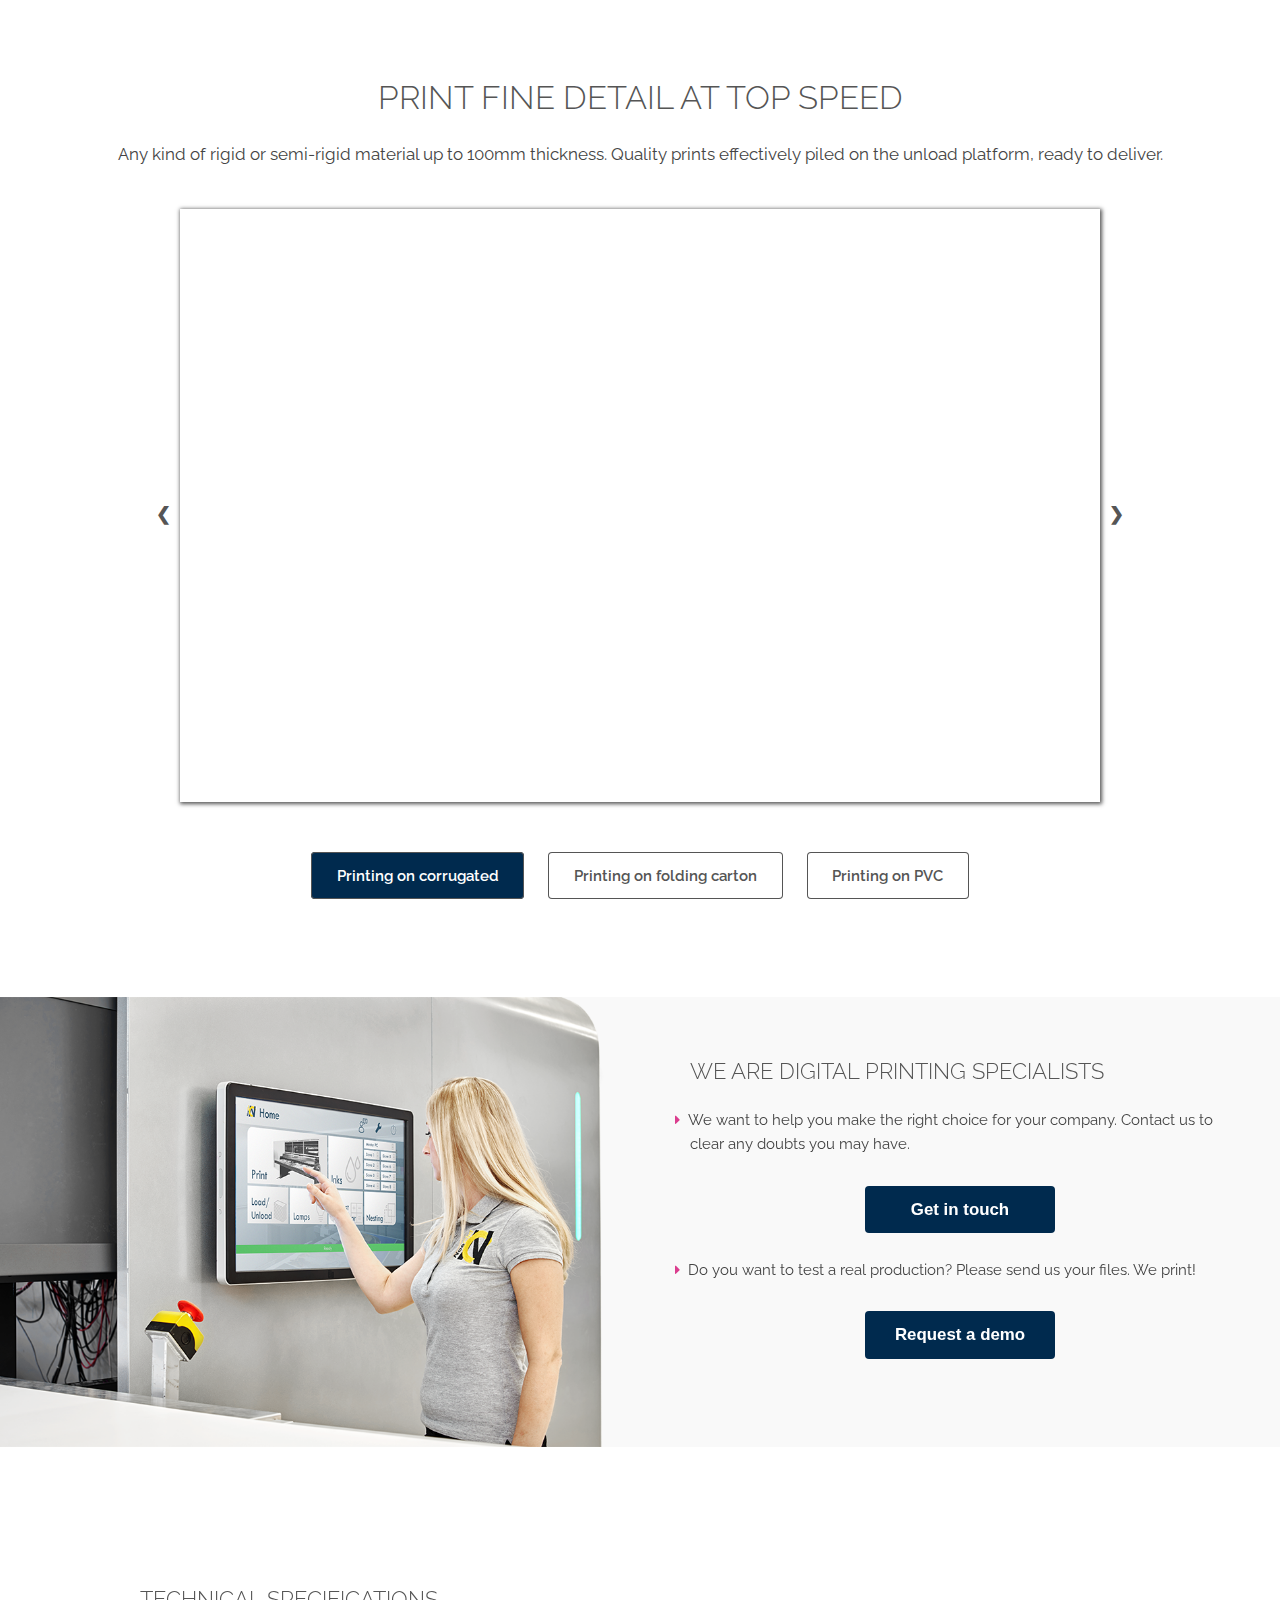
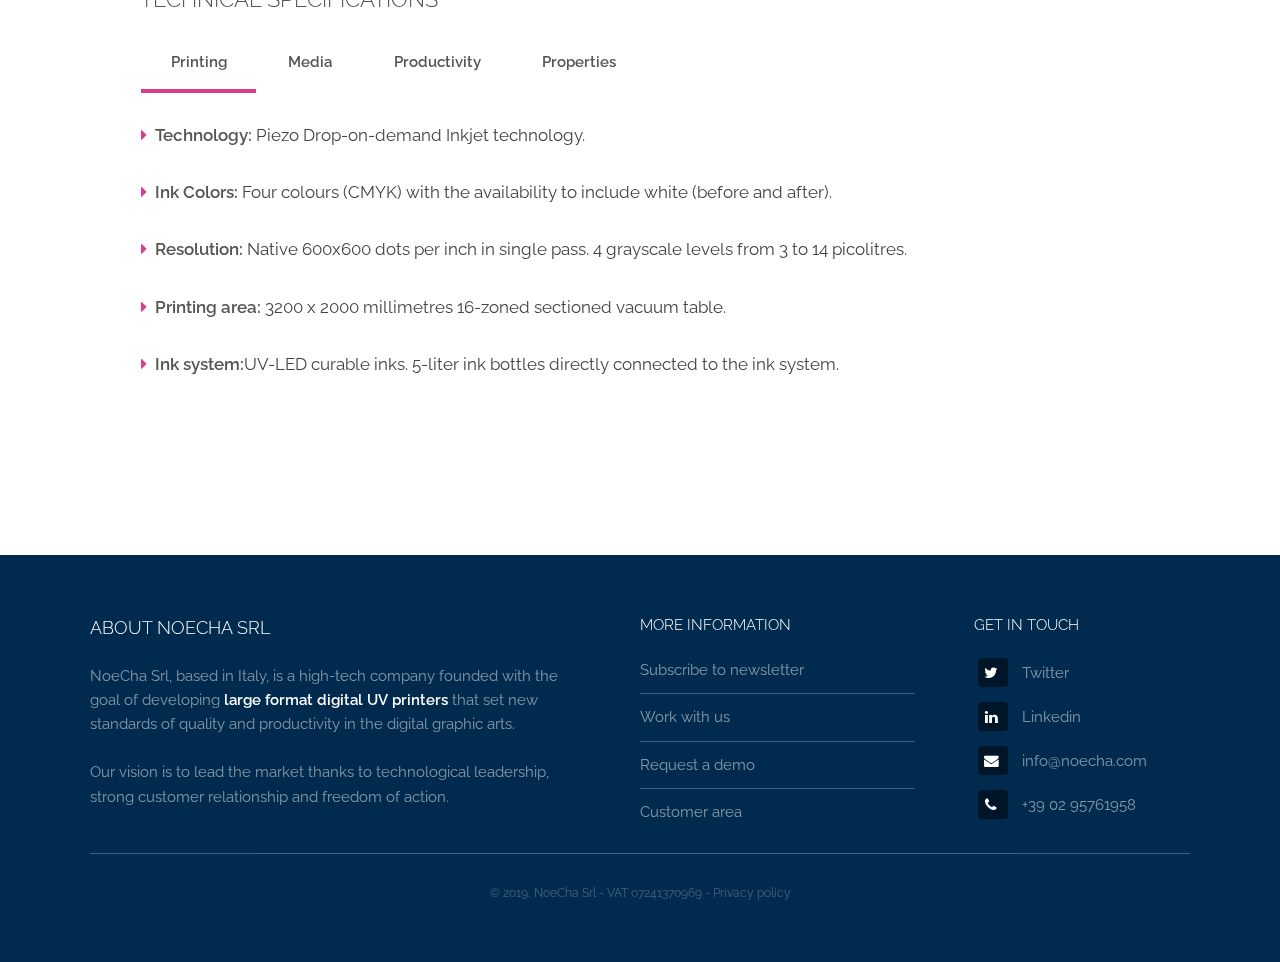
<file: noecha2020site/noechaDOT1.html>
<!DOCTYPE HTML>
<!--
	Industrious by TEMPLATED
	templated.co @templatedco
	Released for free under the Creative Commons Attribution 3.0 license (templated.co/license)
-->
<html>
	<head>
		<title>NoeCha DOT1</title>
		<meta charset="utf-8" />
		<meta name="viewport" content="width=device-width, initial-scale=1, user-scalable=no" />
		<meta name="description" content="" />
		<meta name="keywords" content="" />
		<link rel="stylesheet" href="assets/css/main-ncdot1.css"/>
	</head>
	<body class="is-preload">

		<!-- Header -->
			<header id="header">
				<img class="logo" src="images/imagotype-horizontal.svg" alt="NoeCha">
				<nav>
					<a href="#menu">Menu</a>
				</nav>
			</header>

		<!-- Nav -->
			<nav id="menu">
				<ul class="links">
					<li><a href="index.html">Home</a></li>
					<li><a href="noechaONE.html">NoeCha ONE™</a></li>
					<li><a href="noechaDOT1.html">NoeCha DOT1™</a></li>
					<li><a href="noechaROLL2.html">NoeCha ROLL2™</a></li>
					<li><a href="news.html">News</a></li>
					<li><a href="generic.html">Case studies</a></li>
					<li><a href="generic.html">Contact</a></li>
				</ul>
			</nav>

		<!-- Heading -->
			<!-- <div id="heading" >
				<h1>Generic Page</h1>
			</div> -->
				
		<div class="producthero">
			<div>
				<h1><strong>NoeCha DOT1</strong></h1><h3>Finest detail on the short run.</h3><a href="#main"><button class="icon fa-play-circle">Show me</button></a>
			</div>
				<img alt="NoeCha ONE" src="images/ncDOT1-perspective.png">
		</div>

		<!-- Main -->
			<section id="main" class="productwrapper">
				<div class="inner">
					<div class="content">
						<header>
							<h2>The Highest Resolution UV-LED Inkjet Flatbed</h2>
						</header>
						<p>NoeCha DOT1™ is the compact version of the NoeCha ONE™. Dedicated to high quality printing in the short-medium run production, it achieves results never seen before with these presses.</p>
						<img alt="NoeCha ONE" src="images/ncdot1-printerfull-man.jpg">
						<div class="center"><a target="_blank" rel="noopener noreferrer" href="assets/brochures/nc1-brochure-2018-compressed.pdf"><button class="button primary wide">See brochure</button></a></div>
					</div>
				</div>
			</section>
		<!--Features-->
		<div class="grid">
			<div class="item1"><img class="fill" alt="NoeCha DOT1" src="images/Carriage-detail-NCDOT1.jpg"></div>
			<div class="item2">
				<h2 class="texts">Efficiency taken to the next level</h2>
				<ul class="bullets">
					<li>Inkjet printer</li>
					<li>UV-LED cool curing</li>
					<li>Print up to 115 sqm/h</li>
					<li>Highest quality</li>
					<li>Ultra cost-effective</li>
					<li>Sectioned 3.2 x 1.6 meters bed</li>
				</ul>
			</div>
		
			<div class="item3">
				<h2 class="texts">UV printing technology. Instant results</h2>
				<p>The UV-LED cool curing system allows excellent printability on any type of material, including temperature-sensitive ones.</p><p>The use of the LED guarantees very low operational cost and energy savings.</p>
			</div>
			<div class="item4">
				<img class="fill" alt="NoeCha ONE" src="images/Estructure-detail-NCDOT1.jpg">
			</div>
		</div>
		<div class="grid">
			<div class="item1"><img class="fill" alt="NoeCha ONE" src="images/Electronics-detail-NCDOT1.jpg"></div>
			<div class="item2">
				<h2 class="texts">The printer that grows with your business</h2>
				<p>NoeCha ONE is a modular system. It is designed to operate up to 8 inks with up to 5 print heads per channel.</p><p>The system is always upgradable from one configuration to another, protecting the initial investment.</p>
			</div>
		
			<div class="item3">
				<h2 class="texts">Perfectly adapted to your dayly production</h2>
				<p>The 3.2 x 2 meters 16-zoned vacuum table of NoeCha ONE covers all media standard sizes. If that is not enough, we can design the vacuum zones especially to suit your needs.</p><p>The autofeeding system is also sectioned, which makes possible to load/unload automatically, and print up to 6 separated substrates at the same time.</p>
			</div>
			<div class="item4">
				<img class="fill" alt="NoeCha ONE" src="images/Vacuum-table-detail-NCDOT1.jpg">
			</div>
		</div>
		
		<section class="productwrapper">
				<div class="inner">
					<div class="content">
						<header>
							<h2 class="center">Print fine detail at top speed</h2>
							<p class="center">Any kind of rigid or semi-rigid material up to 100mm thickness. Quality prints effectively piled on the unload platform, ready to deliver.</p>
						</header>
					</div>
				</div>
			
						<div class="slideshow-container">

							<div class="mySlides fade">
							
							  <div class="video-container"><iframe class="youtube-video" width="853" height="480" src="https://www.youtube-nocookie.com/embed/bvo0Ayzq-PU?enablejsapi=1&version=3&playerapiid=ytplayer" frameborder="0" allowfullscreen></iframe></div>
							  
							</div>

							<div class="mySlides fade">
							
							  <div class="video-container"><iframe class="youtube-video1" width="853" height="480" src="https://www.youtube-nocookie.com/embed/zZ3aMjXNtEE?enablejsapi=1&version=3&playerapiid=ytplayer" frameborder="0" allowfullscreen></iframe></div>
							  
							</div>

							<div class="mySlides fade">
							
							  <div class="video-container"><iframe class="youtube-video2" width="853" height="480" src="https://www.youtube-nocookie.com/embed/ycBC8hHypvQ?enablejsapi=1&version=3&playerapiid=ytplayer" frameborder="0" allowfullscreen></iframe></div>
							  
							</div>

							<a class="prev stop-video" onclick="plusSlides(-1)">&#10094;</a>
							<a class="next stop-video" onclick="plusSlides(1)">&#10095;</a>

						</div>

						<div style="text-align:center">
						  <a class="stop-video"><span class="dot" onclick="currentSlide(1)">Printing on corrugated</span></a>
						  <a class="stop-video"><span class="dot stop-video" onclick="currentSlide(2)">Printing on folding carton</span></a>
						  <a class="stop-video"><span class="dot stop-video" onclick="currentSlide(3)">Printing on PVC</span></a>
						</div>	
			</section>
		
		<div class="grid-half">
			<div class="item1"><img class="fill" alt="NoeCha ONE" src="images/PAN_8245-newapp.png"></div>
			<div class="item2">
				<h2 class="texts">We are digital printing specialists</h2>
				<p>We want to help you make the right choice for your company. Contact us to clear any doubts you may have.</p>
			<div class="center"><a target="_blank" rel="noopener noreferrer" href="assets/brochures/nc1-brochure-2018-compressed.pdf"><button class="button primary wide">Get in touch</button></a></div>
				<br>
				<p>Do you want to test a real production? Please send us your files. We print!</p>
			<div class="center"><a target="_blank" rel="noopener noreferrer" href="assets/brochures/nc1-brochure-2018-compressed.pdf"><button class="button primary wide">Request a demo</button></a></div><br><br>
			</div>
		</div>
		<div class="productwrapper">
			<div class="inner">
				<h2 class="texts">Technical specifications</h2>
				<div class="tabs">
				  <input type="radio" name="tabs" id="tabone" checked="checked">
				  <label for="tabone">Printing</label>
				  <div class="tab">
					  <p><b>Technology:</b> Piezo Drop-on-demand Inkjet technology.</p>
					  <p><b>Ink Colors:</b> Four colours (CMYK) with the availability to include white (before and after).</p>
					  <p><b>Resolution:</b> Native 600x600 dots per inch in single pass. 4 grayscale levels from 3 to 14 picolitres.</p>
					  <p><b>Printing area:</b> 3200 x 2000 millimetres 16-zoned sectioned vacuum table.</p>
					  <p><b>Ink system:</b>UV-LED curable inks. 5-liter ink bottles directly connected to the ink system.</p>
				  </div>

				  <input type="radio" name="tabs" id="tabtwo">
				  <label for="tabtwo">Media</label>
				  <div class="tab">
					  <p><b>Media type:</b> Availability to print on any type of rigid and semi-rigid media; PVC, foam, cardboard, glass, wood, aluminum, metal, etc.</p>
					  <p><b>Maximum weight:</b> 40 kg/sqm.</p>
					  <p><b>Maximum size:</b> 3200 x 1600 millimetres.</p>
					  <p><b>Media handling:</b> Manual loading only</p>
					  <p><b>Thickness:</b> From 0,1 to 40 millimetres.</p>
				  </div>

				  <input type="radio" name="tabs" id="tabthree">
				  <label for="tabthree">Productivity</label>
				  <div class="tab">
					  <p><b>NoeCha DOT1™ - 10k:</b> From 35 up to 120 sqm/h.</p>
				  </div>
					
					<input type="radio" name="tabs" id="tabfour">
				  <label for="tabfour">Properties</label>
				  <div class="tab">
					  <p><b>Printer dimensions:</b> 85740 mm Width x 2364 mm Length x 1334 mm Height.</p>
					  <p><b>Space requierements:</b> 6740 x 3500 millimetres.</p>
					  <p><b>Printer Weight:</b> 3500 kg.</p>
					  <p><b>Operating interface:</b> Touch screen operating software based on Windows 10 embedded.</p>
					  <p><b>RIP software:</b> The printer can operate with various RIP software. However, Grand RIP+ by Caldera included is the only one recommended.</p>
				  </div>
					
				</div>
			</div>
		</div>

		
		

		<!-- Footer -->
			<footer id="footer">
				<div class="inner">
					<div class="content">
						<section>
							<h3>About NoeCha Srl</h3>
							<p>NoeCha Srl, based in Italy, is a high-tech company founded with the goal of developing <strong>large format digital UV printers</strong> that set new standards of quality and productivity in the digital graphic arts.<br/><br/>Our vision is to lead the market thanks to technological leadership, strong customer relationship and freedom of action.</p>
						</section>
						<section>
							<h4>MORE INFORMATION</h4>
							<ul class="alt">
								<li><a href="#">Subscribe to newsletter</a></li>
								<li><a href="#">Work with us</a></li>
								<li><a href="#">Request a demo</a></li>
								<li><a href="#">Customer area</a></li>
							</ul>
						</section>
						<section>
							<h4>Get in touch</h4>
							<ul class="plain">
								<li><a href="https://twitter.com/Noecha_Srl"><i class="icon fa-twitter">&nbsp;</i>Twitter</a></li>
								<li><a href="https://www.linkedin.com/company/noecha/"><i class="icon fa-linkedin">&nbsp;</i>Linkedin</a></li>
								<li><a href="#"><i class="icon fa-envelope">&nbsp;</i>info@noecha.com</a></li>
								<li><a href="#"><i class="icon fa-phone">&nbsp;</i>+39 02 95761958</a></li>
							</ul>
						</section>
					</div>
					<div class="copyright">
						&copy; 2019, NoeCha Srl - VAT 07241370969 - Privacy policy
					</div>
				</div>
			</footer>


		<!-- Scripts -->
			<script src="assets/js/jquery.min.js"></script>
			<script src="assets/js/browser.min.js"></script>
			<script src="assets/js/breakpoints.min.js"></script>
			<script src="assets/js/util.js"></script>
			<script src="assets/js/main.js"></script>

	</body>
</html>
</file>
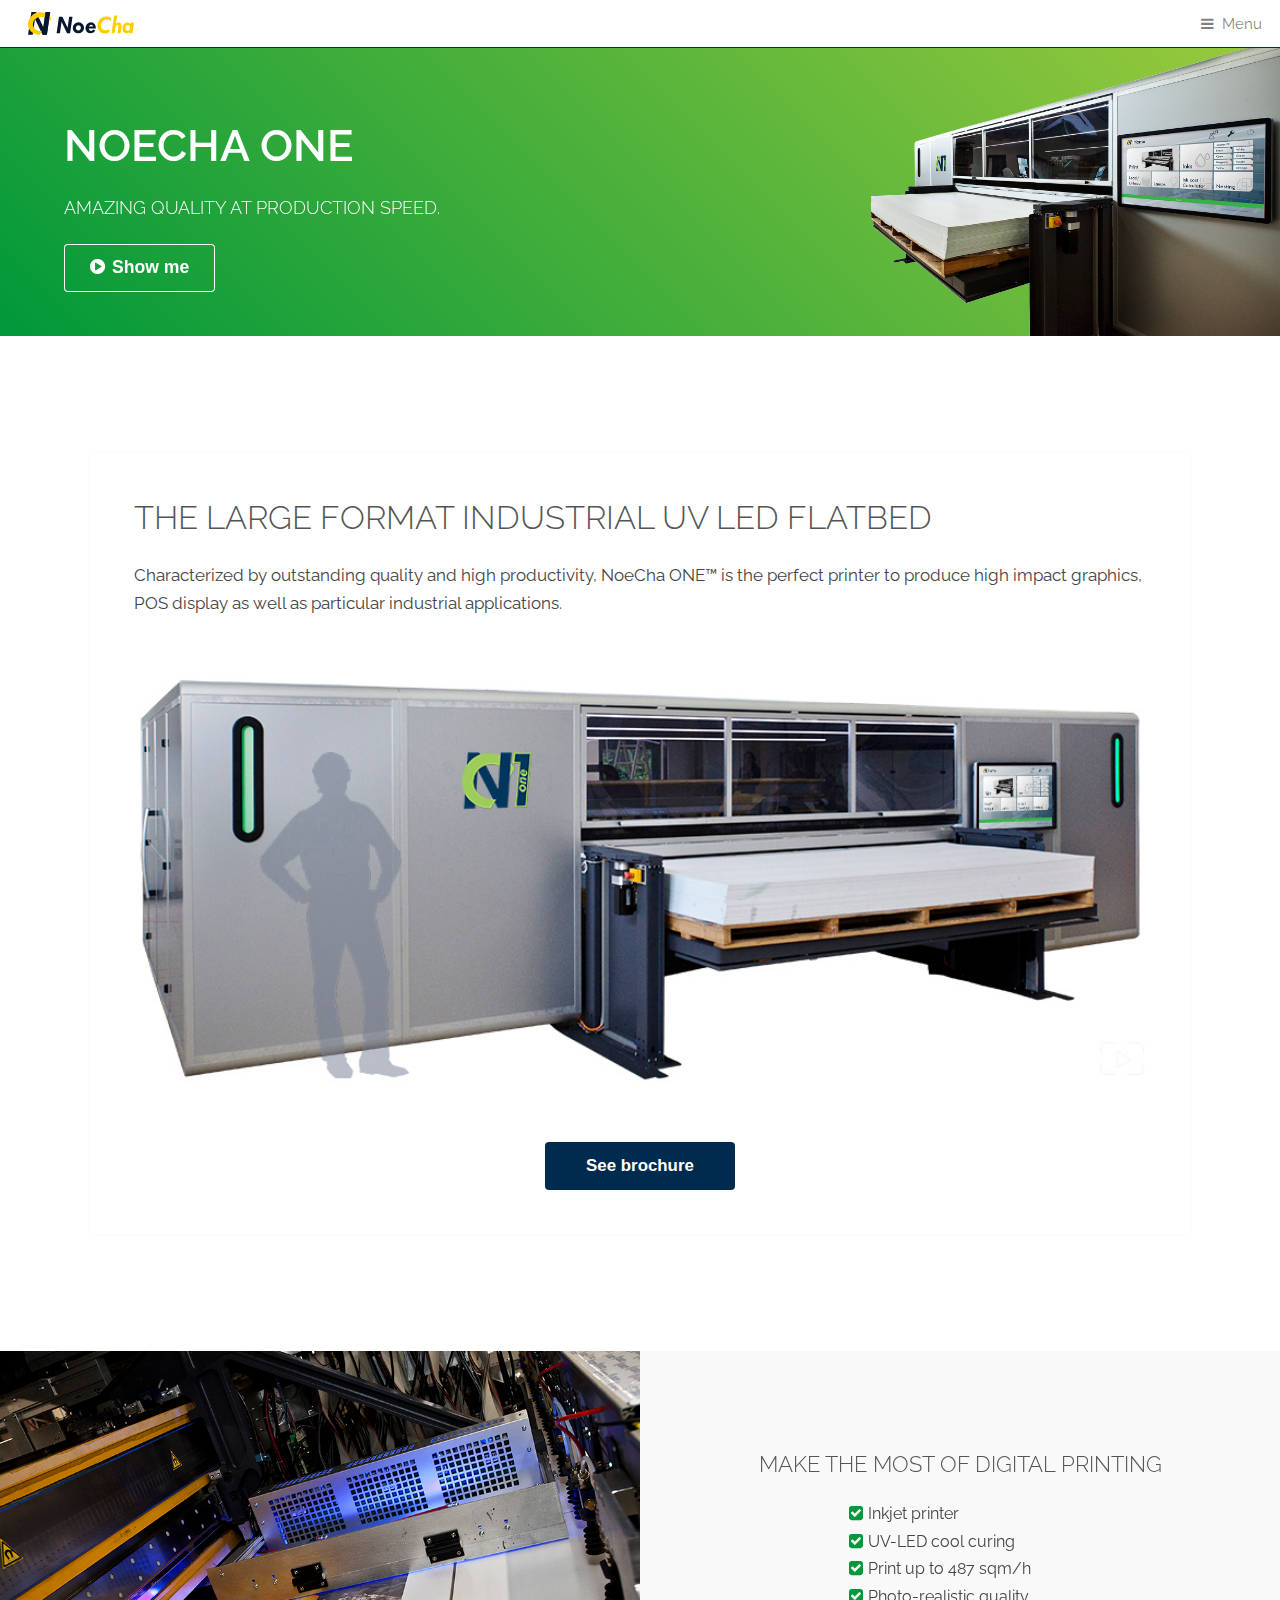
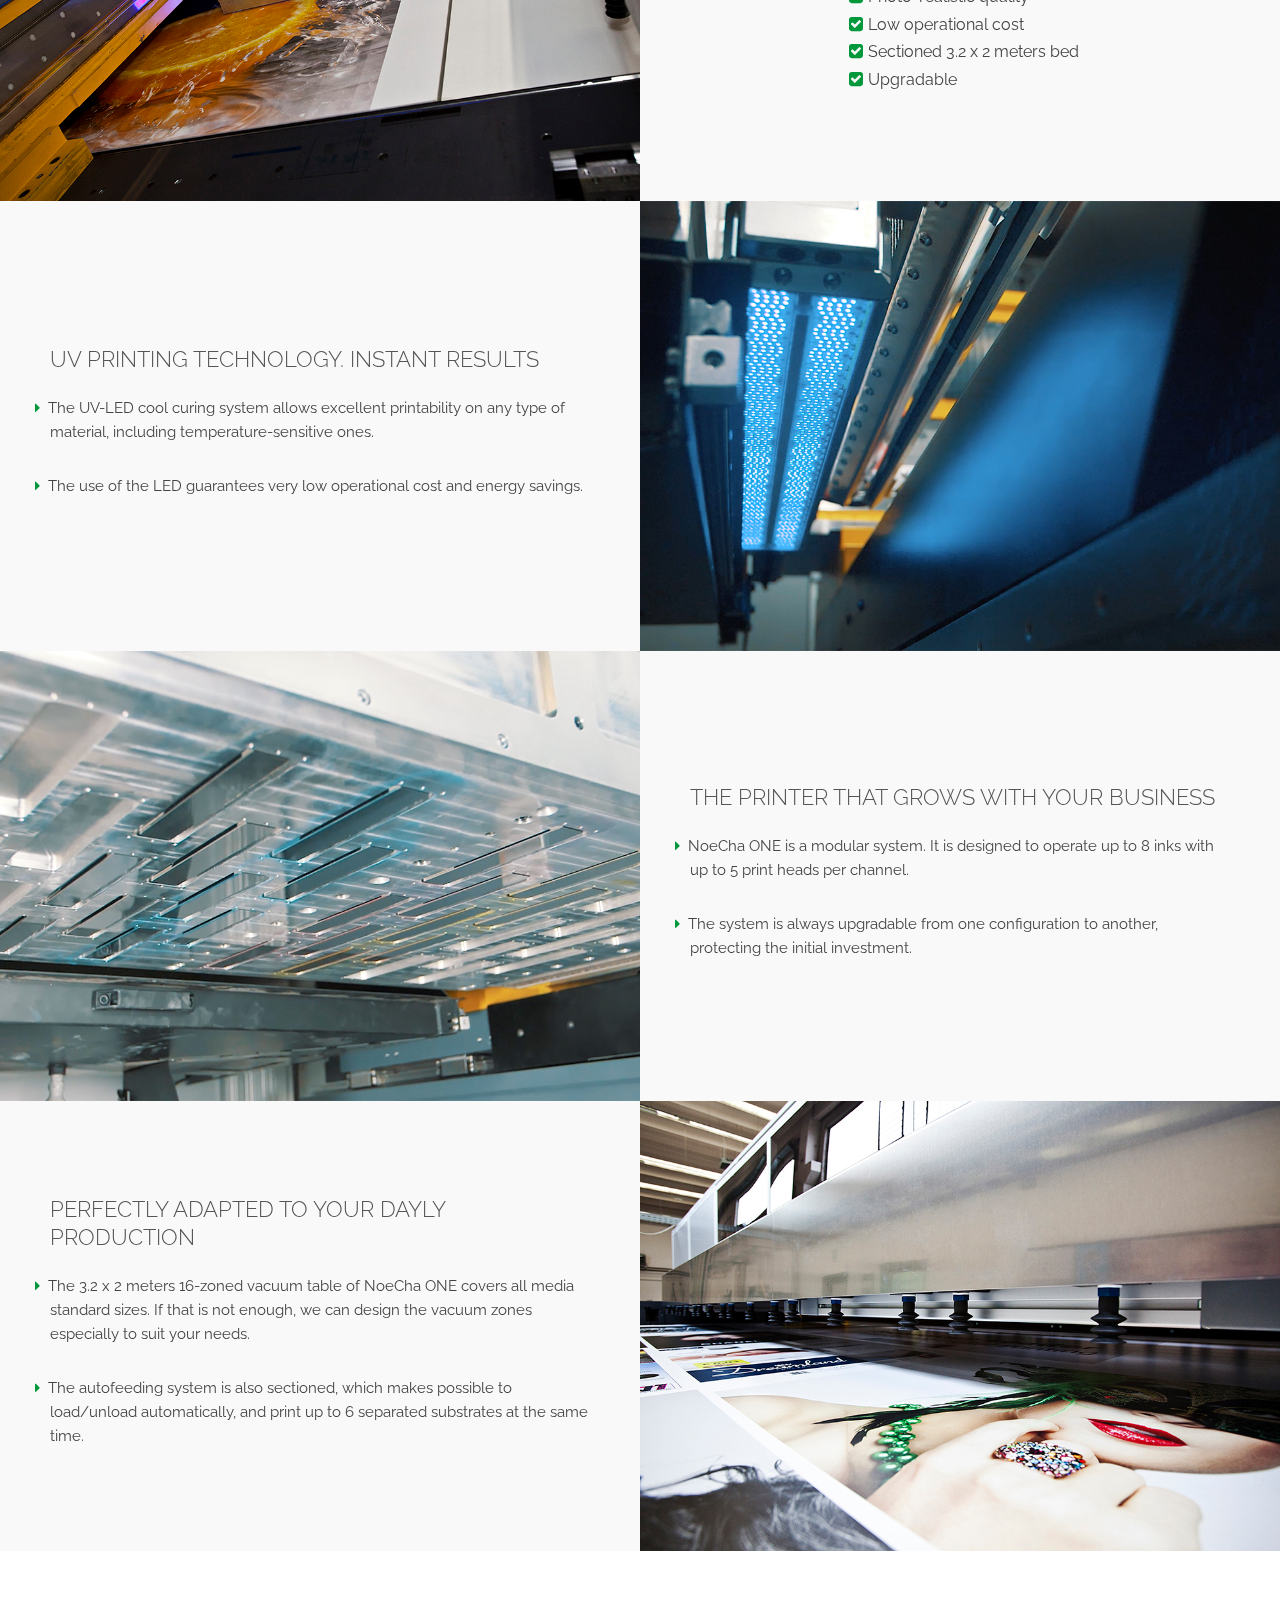
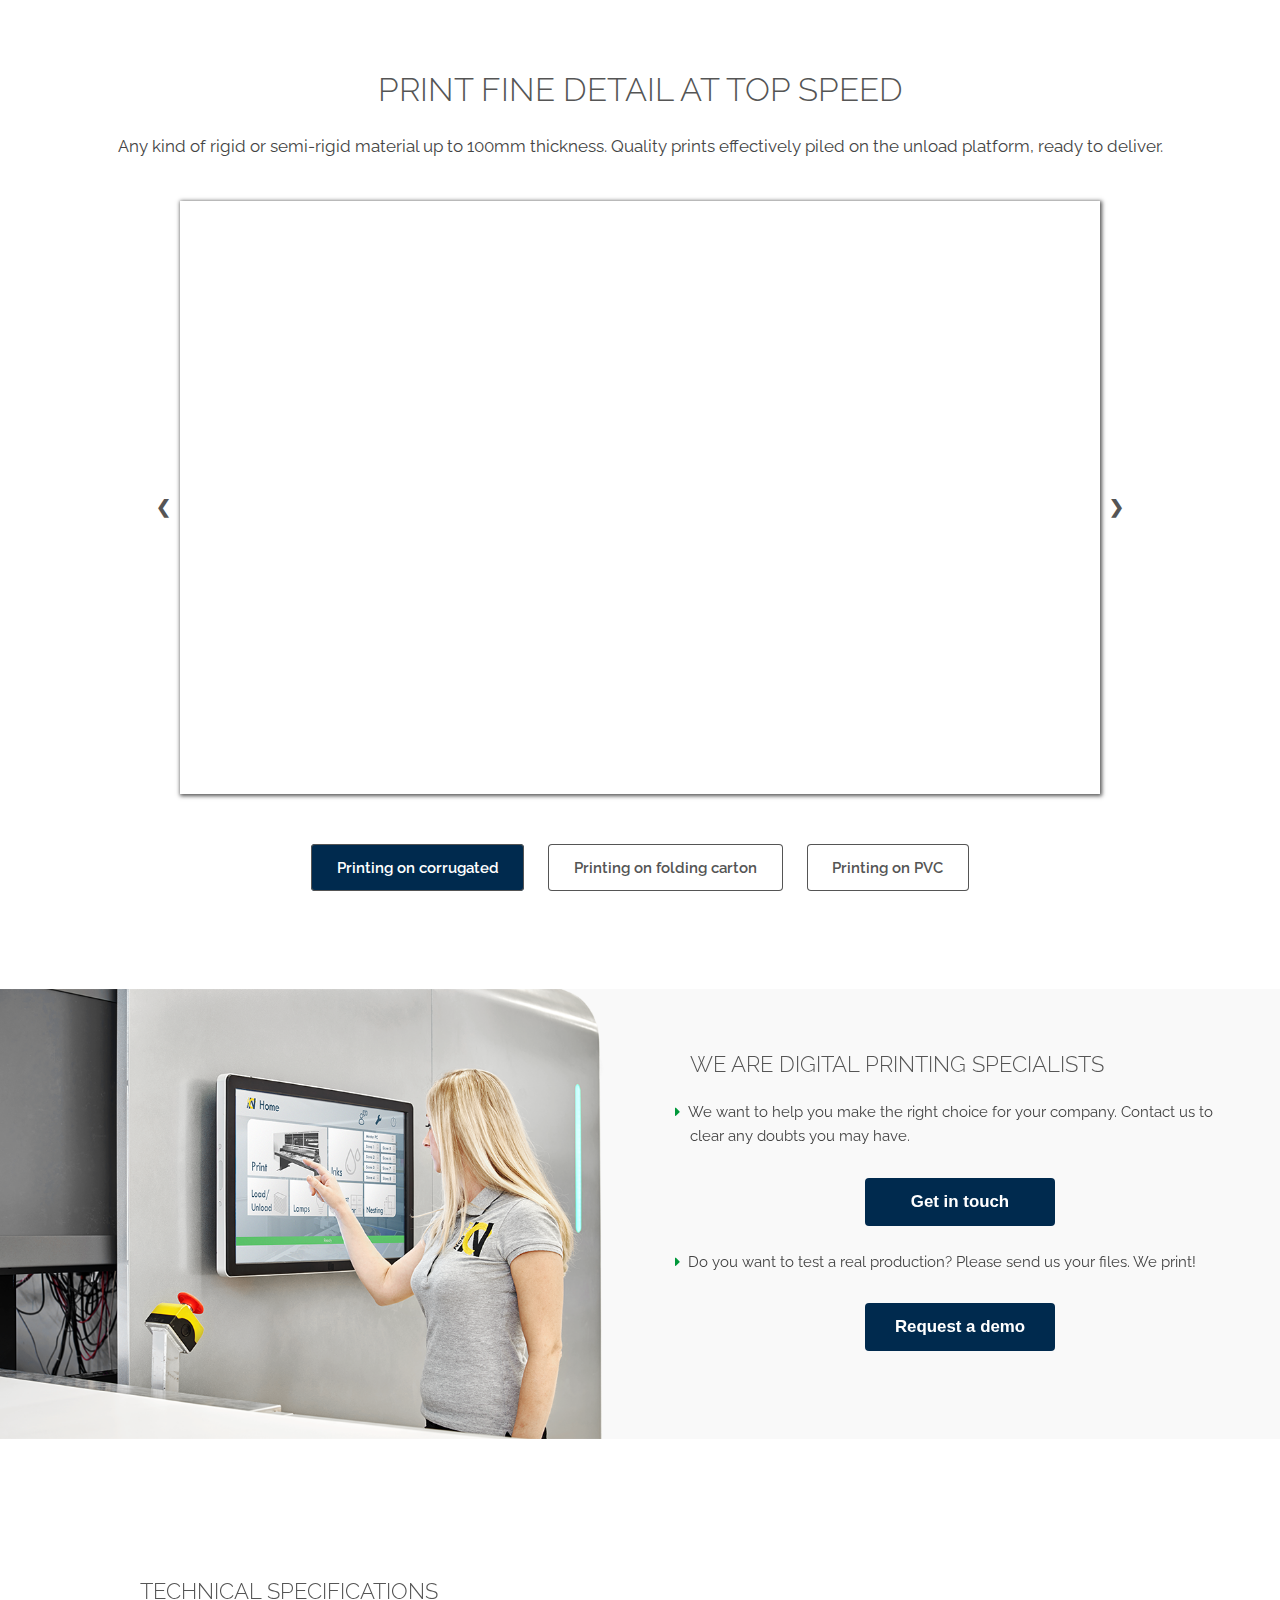
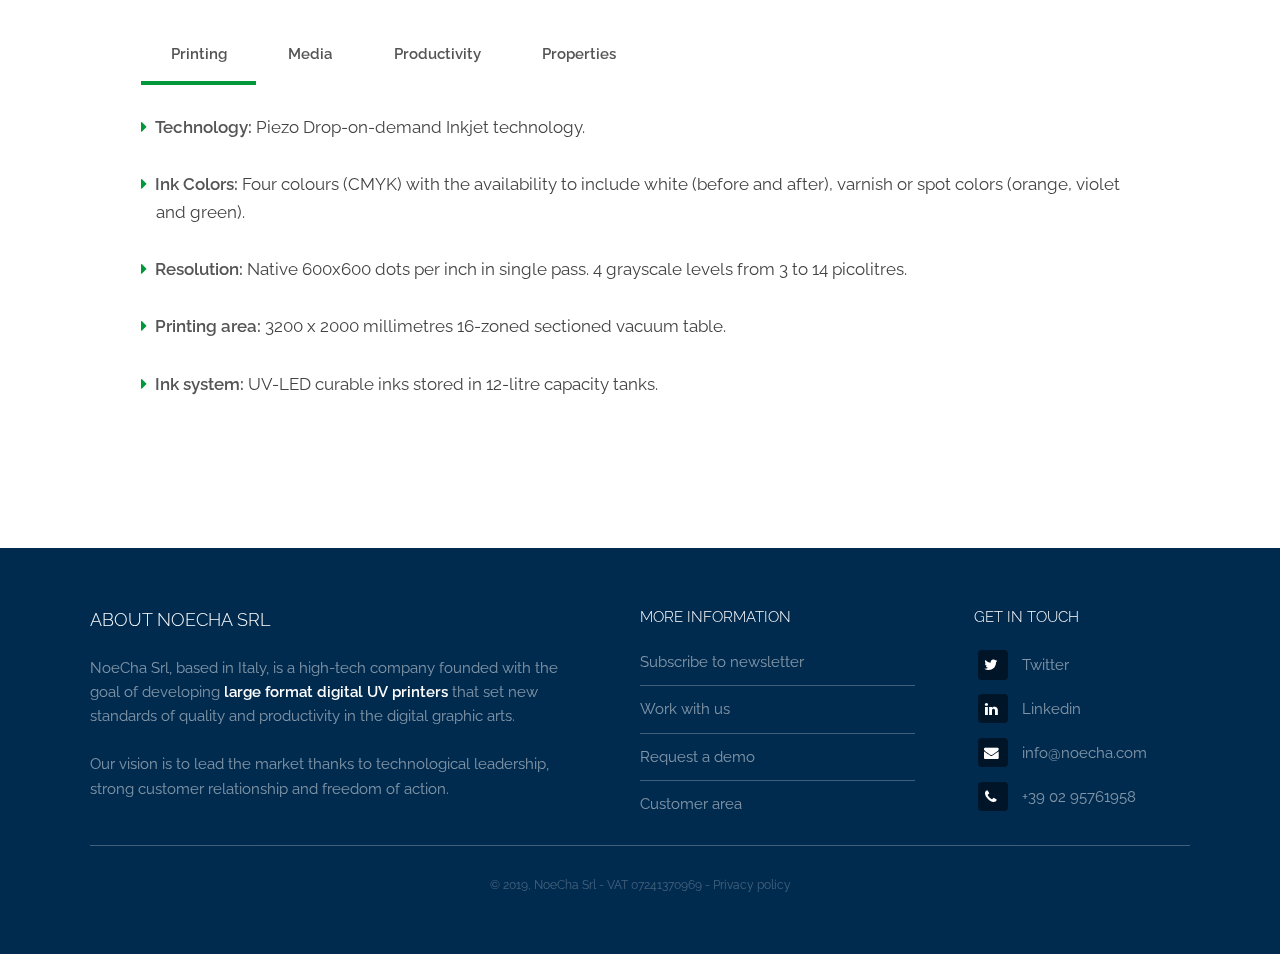
<file: noecha2020site/noechaONE.html>
<!DOCTYPE HTML>
<!--
	Industrious by TEMPLATED
	templated.co @templatedco
	Released for free under the Creative Commons Attribution 3.0 license (templated.co/license)
-->
<html>
	<head>
		<title>NoeCha ONE</title>
		<meta charset="utf-8" />
		<meta name="viewport" content="width=device-width, initial-scale=1, user-scalable=no" />
		<meta name="description" content="" />
		<meta name="keywords" content="" />
		<link rel="stylesheet" href="assets/css/main-nc1.css"/>
	</head>
	<body class="is-preload">

		<!-- Header -->
			<header id="header">
				<img class="logo" src="images/imagotype-horizontal.svg" alt="NoeCha">
				<nav>
					<a href="#menu">Menu</a>
				</nav>
			</header>

		<!-- Nav -->
			<nav id="menu">
				<ul class="links">
					<li><a href="index.html">Home</a></li>
					<li><a href="noechaONE.html">NoeCha ONE™</a></li>
					<li><a href="noechaDOT1.html">NoeCha DOT1™</a></li>
					<li><a href="noechaROLL2.html">NoeCha ROLL2™</a></li>
					<li><a href="news.html">News</a></li>
					<li><a href="generic.html">Case studies</a></li>
					<li><a href="generic.html">Contact</a></li>
				</ul>
			</nav>

		<!-- Heading -->
			<!-- <div id="heading" >
				<h1>Generic Page</h1>
			</div> -->
				
		<div class="producthero">
			<div>
				<h1><strong>NoeCha ONE</strong></h1><h3>Amazing quality at production speed.</h3><a href="#main"><button class="icon fa-play-circle">Show me</button></a>
			</div>
				<img alt="NoeCha ONE" src="images/NoeChaONE-PrinterApp.png">
		</div>

		<!-- Main -->
			<section id="main" class="productwrapper">
				<div class="inner">
					<div class="content">
						<header>
							<h2>The Large Format Industrial UV LED Flatbed</h2>
						</header>
						<p>Characterized by outstanding quality and high productivity, NoeCha ONE™ is the perfect printer to produce high impact graphics, POS display as well as particular industrial applications.</p>
						<img alt="NoeCha ONE" src="images/nc1_printerfull.jpg">
						<div class="center"><a target="_blank" rel="noopener noreferrer" href="assets/brochures/nc1-brochure-2018-compressed.pdf"><button class="button primary wide">See brochure</button></a></div>
					</div>
				</div>
			</section>
		<!--Features-->
		<div class="grid">
			<div class="item1"><img class="fill" alt="NoeCha ONE" src="images/Printing-NC1.jpg"></div>
			<div class="item2">
				<h2 class="texts">Make the most of digital printing</h2>
				<ul class="bullets">
					<li>Inkjet printer</li>
					<li>UV-LED cool curing</li>
					<li>Print up to 487 sqm/h</li>
					<li>Photo-realistic quality</li>
					<li>Low operational cost</li>
					<li>Sectioned 3.2 x 2 meters bed</li>
					<li>Upgradable</li>
				</ul>
			</div>
		
			<div class="item3">
				<h2 class="texts">UV printing technology. Instant results</h2>
				<p>The UV-LED cool curing system allows excellent printability on any type of material, including temperature-sensitive ones.</p><p>The use of the LED guarantees very low operational cost and energy savings.</p>
			</div>
			<div class="item4">
				<img class="fill" alt="NoeCha ONE" src="images/UV-lamp-detail.jpg">
			</div>
		</div>
		<div class="grid">
			<div class="item1"><img class="fill" alt="NoeCha ONE" src="images/Printheads-detail.jpg"></div>
			<div class="item2">
				<h2 class="texts">The printer that grows with your business</h2>
				<p>NoeCha ONE is a modular system. It is designed to operate up to 8 inks with up to 5 print heads per channel.</p><p>The system is always upgradable from one configuration to another, protecting the initial investment.</p>
			</div>
		
			<div class="item3">
				<h2 class="texts">Perfectly adapted to your dayly production</h2>
				<p>The 3.2 x 2 meters 16-zoned vacuum table of NoeCha ONE covers all media standard sizes. If that is not enough, we can design the vacuum zones especially to suit your needs.</p><p>The autofeeding system is also sectioned, which makes possible to load/unload automatically, and print up to 6 separated substrates at the same time.</p>
			</div>
			<div class="item4">
				<img class="fill" alt="NoeCha ONE" src="images/Print-outcome-detail-NC1.jpg">
			</div>
		</div>
		
	<!-- VIDEOS -->
		
		<section class="productwrapper">
				<div class="inner">
					<div class="content">
						<header>
							<h2 class="center">Print fine detail at top speed</h2>
							<p class="center">Any kind of rigid or semi-rigid material up to 100mm thickness. Quality prints effectively piled on the unload platform, ready to deliver.</p>
						</header>
					</div>
				</div>
			
						<div class="slideshow-container">

							<div class="mySlides fade">
							
							  <div class="video-container"><iframe class="youtube-video" width="853" height="480" src="https://www.youtube-nocookie.com/embed/bvo0Ayzq-PU?enablejsapi=1&version=3&playerapiid=ytplayer" frameborder="0" allowfullscreen></iframe></div>
							  
							</div>

							<div class="mySlides fade">
							
							  <div class="video-container"><iframe class="youtube-video1" width="853" height="480" src="https://www.youtube-nocookie.com/embed/zZ3aMjXNtEE?enablejsapi=1&version=3&playerapiid=ytplayer" frameborder="0" allowfullscreen></iframe></div>
							  
							</div>

							<div class="mySlides fade">
							
							  <div class="video-container"><iframe class="youtube-video2" width="853" height="480" src="https://www.youtube-nocookie.com/embed/ycBC8hHypvQ?enablejsapi=1&version=3&playerapiid=ytplayer" frameborder="0" allowfullscreen></iframe></div>
							  
							</div>

							<a class="prev stop-video" onclick="plusSlides(-1)">&#10094;</a>
							<a class="next stop-video" onclick="plusSlides(1)">&#10095;</a>

						</div>

						<div style="text-align:center">
						  <a class="stop-video"><span class="dot" onclick="currentSlide(1)">Printing on corrugated</span></a>
						  <a class="stop-video"><span class="dot stop-video" onclick="currentSlide(2)">Printing on folding carton</span></a>
						  <a class="stop-video"><span class="dot stop-video" onclick="currentSlide(3)">Printing on PVC</span></a>
						</div>	
			</section>
		
	<!--GET IN TOUCH-->
		
		<div class="grid-half">
			<div class="item1"><img class="fill" alt="NoeCha ONE" src="images/PAN_8245-newapp.png"></div>
			<div class="item2">
				<h2 class="texts">We are digital printing specialists</h2>
				<p>We want to help you make the right choice for your company. Contact us to clear any doubts you may have.</p>
			<div class="center"><a target="_blank" rel="noopener noreferrer" href="assets/brochures/nc1-brochure-2018-compressed.pdf"><button class="button primary wide">Get in touch</button></a></div>
				<br>
				<p>Do you want to test a real production? Please send us your files. We print!</p>
			<div class="center"><a target="_blank" rel="noopener noreferrer" href="assets/brochures/nc1-brochure-2018-compressed.pdf"><button class="button primary wide">Request a demo</button></a></div><br><br>
			</div>
		</div>
		
	<!-- TECHNICAL SPECIFICATIONS -->
		
		<div class="productwrapper">
			<div class="inner">
				<h2 class="texts">Technical specifications</h2>
				<div class="tabs">
				  <input type="radio" name="tabs" id="tabone" checked="checked">
				  <label for="tabone">Printing</label>
				  <div class="tab">
					  <p><b>Technology:</b> Piezo Drop-on-demand Inkjet technology.</p>
					  <p><b>Ink Colors:</b> Four colours (CMYK) with the availability to include white (before and after), varnish or spot colors (orange, violet and green).</p>
					  <p><b>Resolution:</b> Native 600x600 dots per inch in single pass. 4 grayscale levels from 3 to 14 picolitres.</p>
					  <p><b>Printing area:</b> 3200 x 2000 millimetres 16-zoned sectioned vacuum table.</p>
					  <p><b>Ink system:</b> UV-LED curable inks stored in 12-litre capacity tanks.</p>
				  </div>

				  <input type="radio" name="tabs" id="tabtwo">
				  <label for="tabtwo">Media</label>
				  <div class="tab">
					  <p><b>Media type:</b> Availability to print on any type of rigid and semi-rigid media; PVC, foam, cardboard, glass, wood, aluminum, metal, etc.</p>
					  <p><b>Maximum weight:</b> 80 kg/sqm.</p>
					  <p><b>Maximum size:</b> 3200 x 2050 millimetres.</p>
					  <p><b>Media handling:</b> It is possible to load the media both manually and using the automatic feeder and stacker system.</p>
					  <p><b>Thickness:</b> From 0,1 to 100 millimetres.</p>
				  </div>

				  <input type="radio" name="tabs" id="tabthree">
				  <label for="tabthree">Productivity</label>
				  <div class="tab">
					  <p><b>NoeCha ONE™ - 20k:</b> From 65 up to 221 sqm/h.</p>
					  <p><b>NoeCha ONE™ - 30k:</b> From 91 up to 304 sqm/h.</p>
					  <p><b>NoeCha ONE™ - 40k:</b> From 120 up to 406 sqm/h.</p>
					  <p><b>NoeCha ONE™ - 50k:</b> From 140 up to 487 sqm/h.</p>
				  </div>
					
					<input type="radio" name="tabs" id="tabfour">
				  <label for="tabfour">Properties</label>
				  <div class="tab">
					  <p><b>Printer dimensions:</b> 8300 mm Width x 4760 mm Length x 2240 mm Height.</p>
					  <p><b>Printer Weight:</b> 13500 kg.</p>
					  <p><b>Operating interface:</b> Touch screen operating software based on Windows 10 embedded.</p>
					  <p><b>RIP software:</b> The printer can operate with various RIP software. However, Grand RIP+ by Caldera included is the only one recommended.</p>
				  </div>
					
				</div>
			</div>
		</div>


		<!-- Footer -->
			<footer id="footer">
				<div class="inner">
					<div class="content">
						<section>
							<h3>About NoeCha Srl</h3>
							<p>NoeCha Srl, based in Italy, is a high-tech company founded with the goal of developing <strong>large format digital UV printers</strong> that set new standards of quality and productivity in the digital graphic arts.<br/><br/>Our vision is to lead the market thanks to technological leadership, strong customer relationship and freedom of action.</p>
						</section>
						<section>
							<h4>MORE INFORMATION</h4>
							<ul class="alt">
								<li><a href="#">Subscribe to newsletter</a></li>
								<li><a href="#">Work with us</a></li>
								<li><a href="#">Request a demo</a></li>
								<li><a href="#">Customer area</a></li>
							</ul>
						</section>
						<section>
							<h4>Get in touch</h4>
							<ul class="plain">
								<li><a href="https://twitter.com/Noecha_Srl"><i class="icon fa-twitter">&nbsp;</i>Twitter</a></li>
								<li><a href="https://www.linkedin.com/company/noecha/"><i class="icon fa-linkedin">&nbsp;</i>Linkedin</a></li>
								<li><a href="#"><i class="icon fa-envelope">&nbsp;</i>info@noecha.com</a></li>
								<li><a href="#"><i class="icon fa-phone">&nbsp;</i>+39 02 95761958</a></li>
							</ul>
						</section>
					</div>
					<div class="copyright">
						&copy; 2019, NoeCha Srl - VAT 07241370969 - Privacy policy
					</div>
				</div>
			</footer>


		<!-- Scripts -->
			<script src="assets/js/jquery.min.js"></script>
			<script src="assets/js/browser.min.js"></script>
			<script src="assets/js/breakpoints.min.js"></script>
			<script src="assets/js/util.js"></script>
			<script src="assets/js/main.js"></script>

	</body>
</html>
</file>
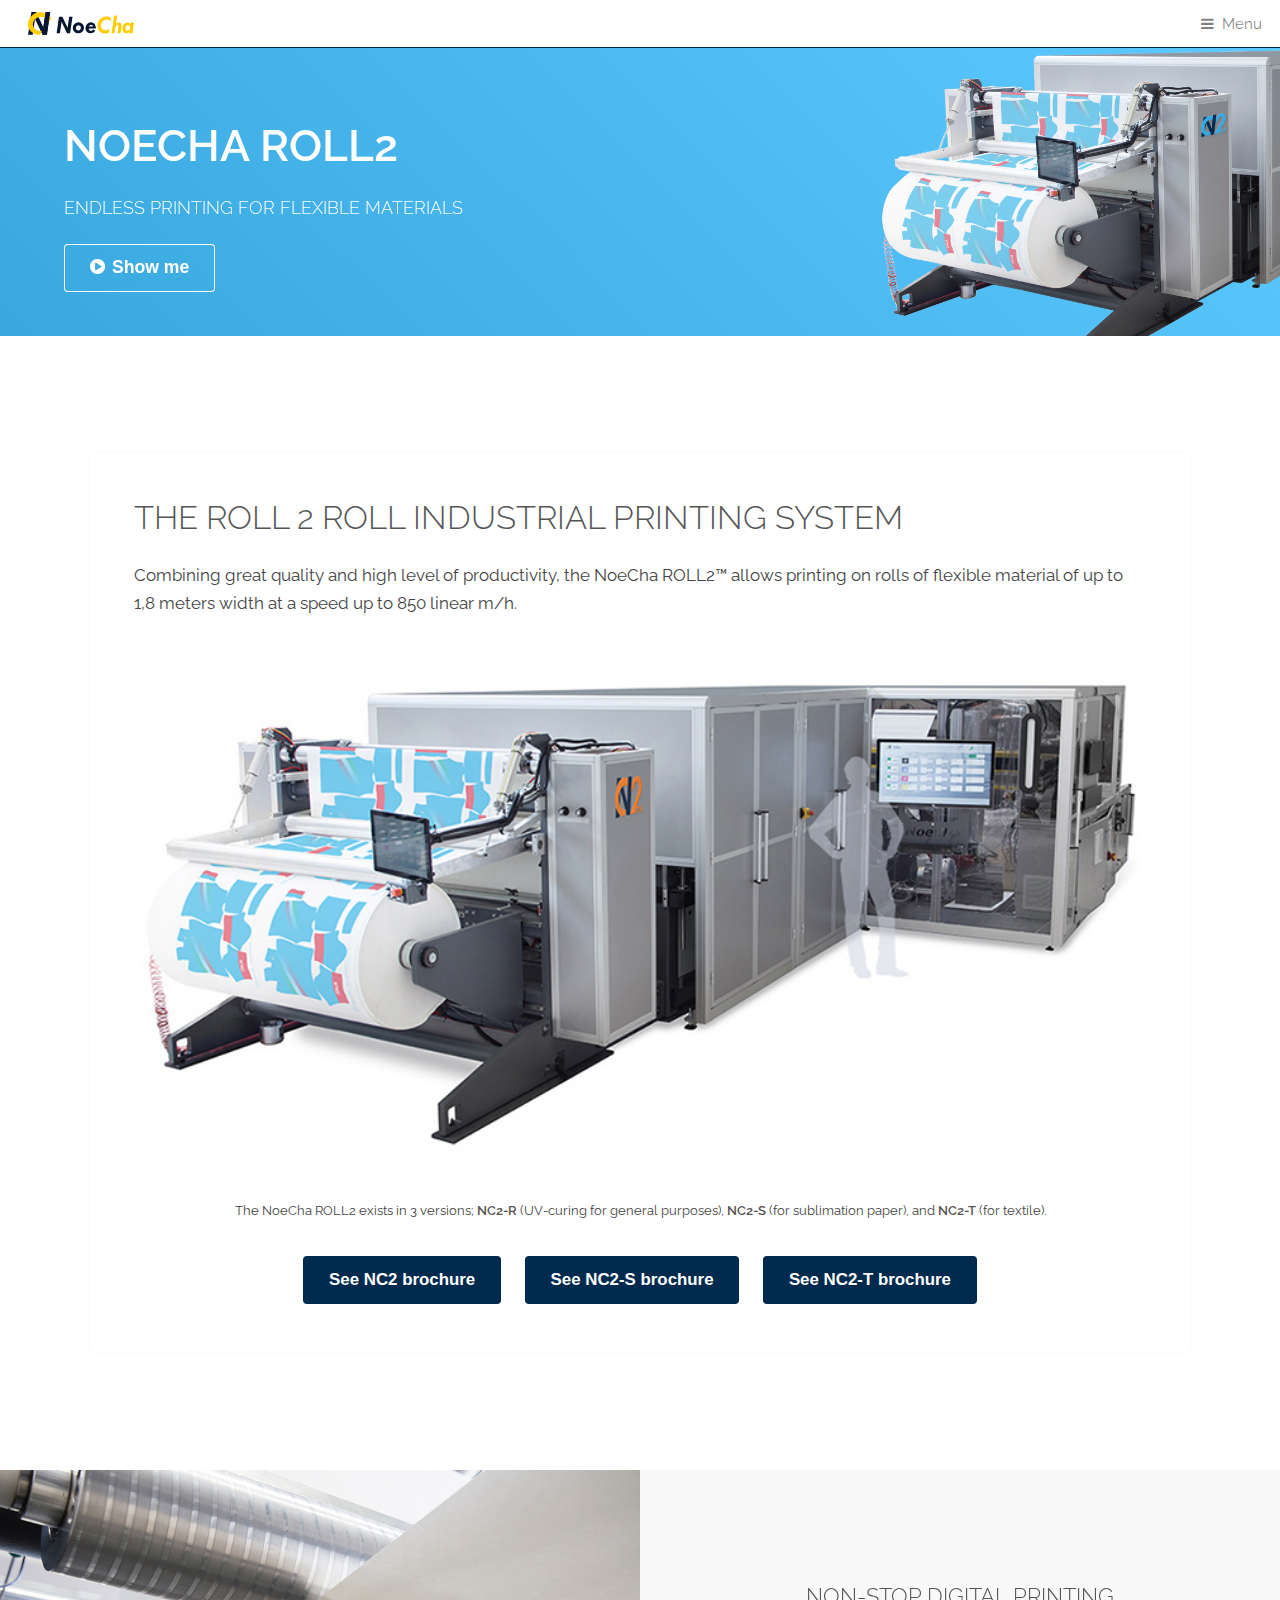
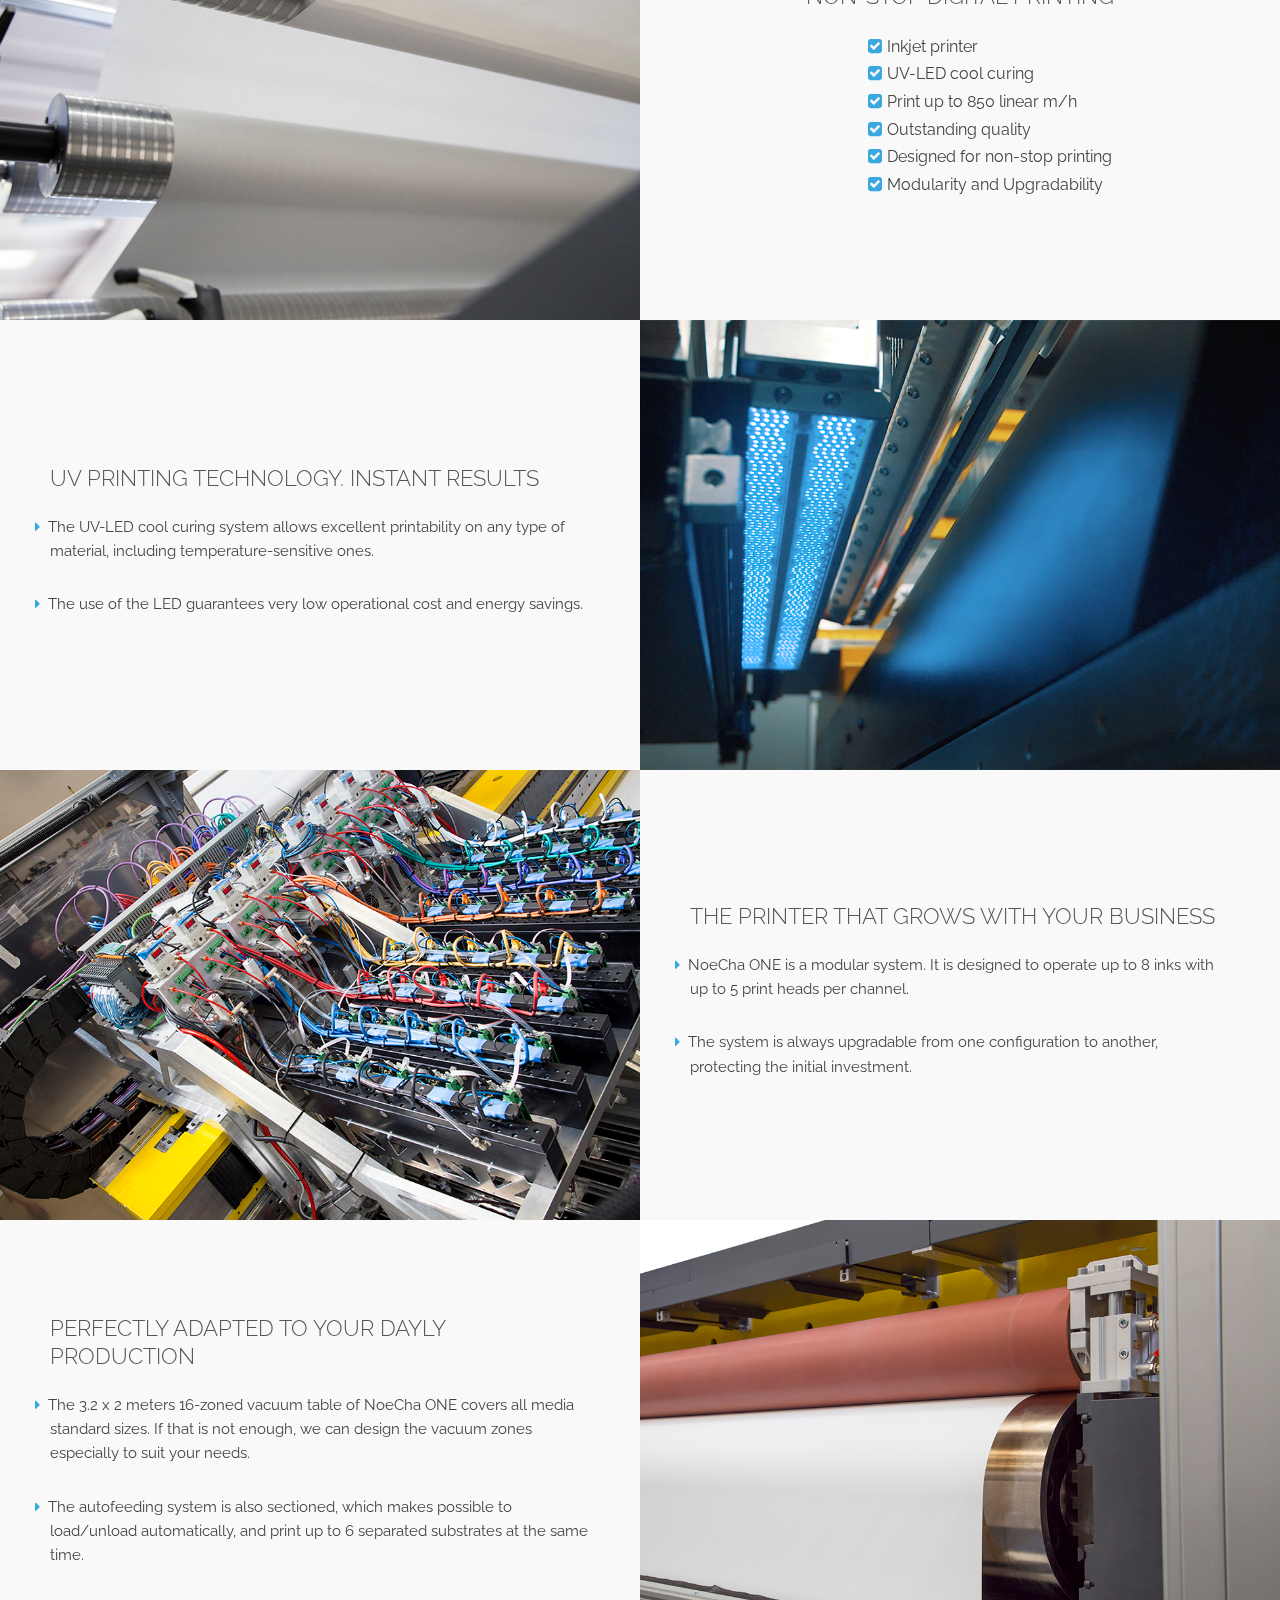
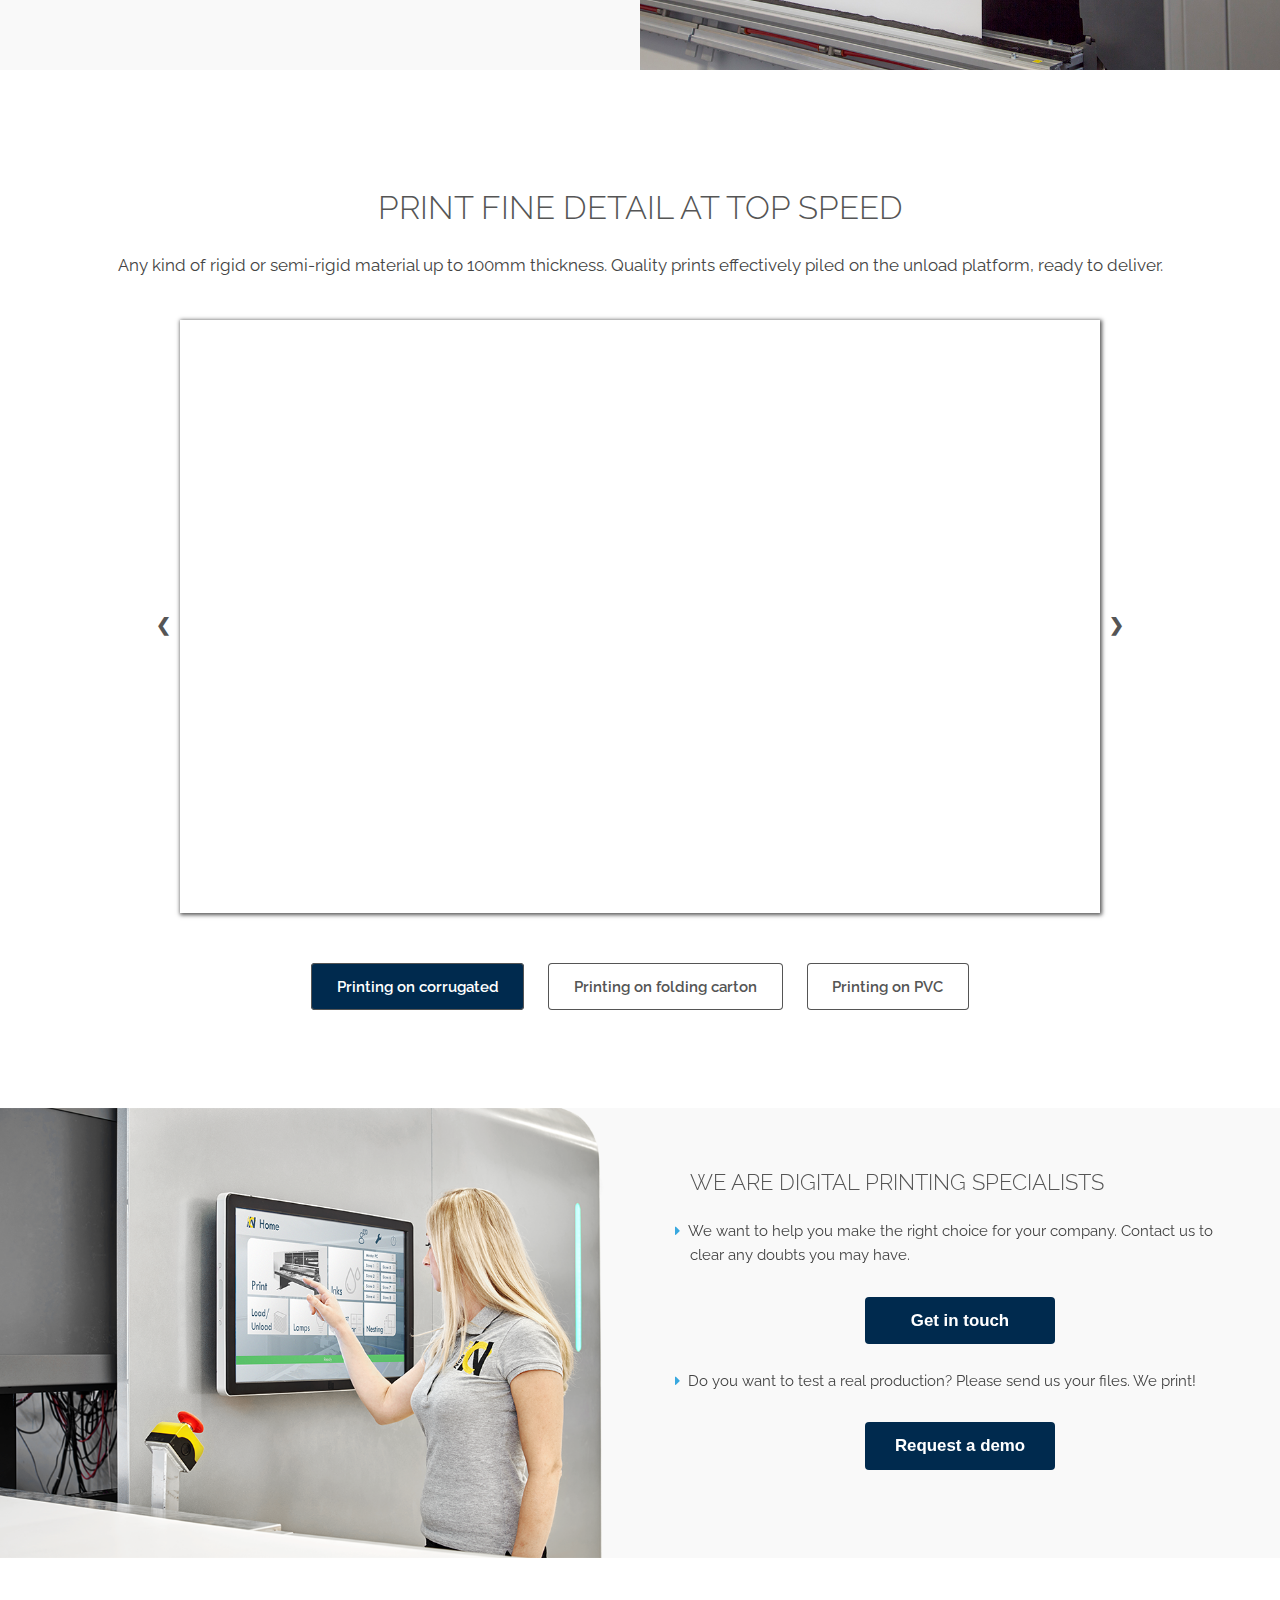
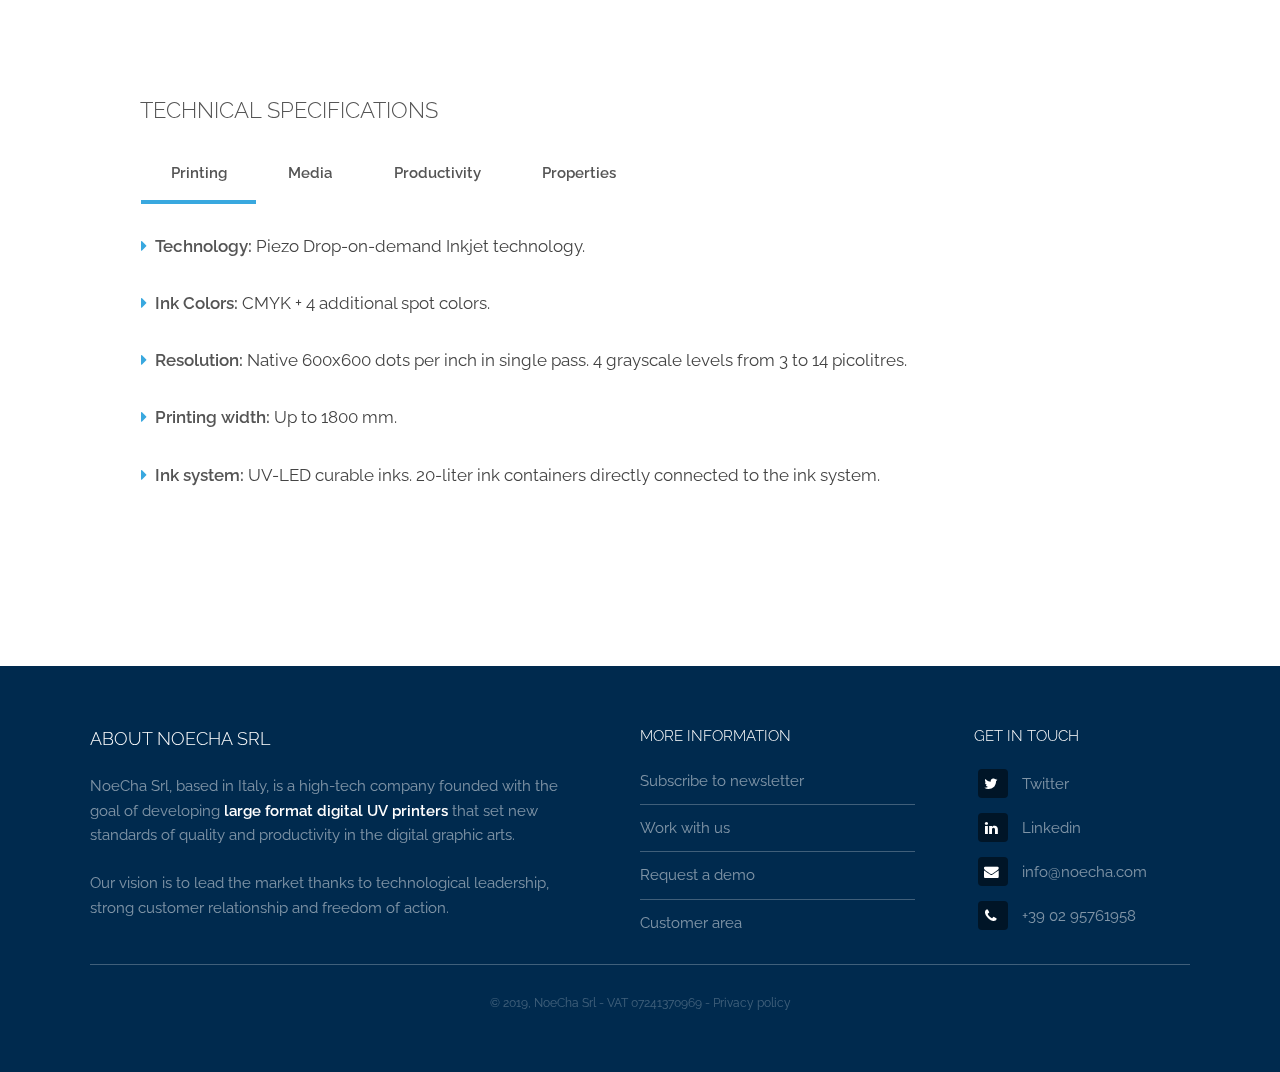
<file: noecha2020site/noechaROLL2.html>
<!DOCTYPE HTML>
<!--
	Industrious by TEMPLATED
	templated.co @templatedco
	Released for free under the Creative Commons Attribution 3.0 license (templated.co/license)
-->
<html>
	<head>
		<title>NoeCha ROLL2</title>
		<meta charset="utf-8" />
		<meta name="viewport" content="width=device-width, initial-scale=1, user-scalable=no" />
		<meta name="description" content="" />
		<meta name="keywords" content="" />
		<link rel="stylesheet" href="assets/css/main-ncroll2.css"/>
	</head>
	<body class="is-preload">

		<!-- Header -->
			<header id="header">
				<img class="logo" src="images/imagotype-horizontal.svg" alt="NoeCha">
				<nav>
					<a href="#menu">Menu</a>
				</nav>
			</header>

		<!-- Nav -->
			<nav id="menu">
				<ul class="links">
					<li><a href="index.html">Home</a></li>
					<li><a href="noechaONE.html">NoeCha ONE™</a></li>
					<li><a href="noechaDOT1.html">NoeCha DOT1™</a></li>
					<li><a href="noechaROLL2.html">NoeCha ROLL2™</a></li>
					<li><a href="news.html">News</a></li>
					<li><a href="generic.html">Case studies</a></li>
					<li><a href="generic.html">Contact</a></li>
				</ul>
			</nav>

		<!-- Heading -->
			<!-- <div id="heading" >
				<h1>Generic Page</h1>
			</div> -->
				
		<div class="producthero">
			<div>
				<h1><strong>NoeCha ROLL2</strong></h1><h3>Endless printing for flexible materials</h3><a href="#main"><button class="icon fa-play-circle">Show me</button></a>
			</div>
				<img alt="NoeCha ROLL2" src="images/noechaROLL2-perspective-cropped.png">
		</div>

		<!-- Main -->
			<section id="main" class="productwrapper">
				<div class="inner">
					<div class="content">
						<header>
							<h2>The Roll 2 Roll Industrial Printing System</h2>
						</header>
						<p>Combining great quality and high level of productivity, the NoeCha ROLL2™ allows printing on rolls of flexible material of up to 1,8 meters width at a speed up to 850 linear m/h.</p>
						<img alt="NoeCha ONE" src="images/NC2s-fullprinter-man.jpg">
						<div class="center"><p style="font-size: 0.9rem;">The NoeCha ROLL2 exists in 3 versions; <b>NC2-R</b> (UV-curing for general purposes), <b>NC2-S</b> (for sublimation paper), and <b>NC2-T</b> (for textile).</p>
							
							<a target="_blank" rel="noopener noreferrer" href="assets/brochures/Text NoeCha ROLL2ROLL.pdf"><button class="button primary wide" style="margin: 5px 10px;">See NC2 brochure</button></a>
							
							<a target="_blank" rel="noopener noreferrer" href="assets/brochures/nc2s-brochure-2018-compressed.pdf"><button id="NC2s-button" class="button primary wide" style="margin: 5px 10px;">See NC2-S brochure</button></a>
							
							<a target="_blank" rel="noopener noreferrer" href="assets/brochures/text-noecha-roll2textile.pdf"><button id="NC2t-button" class="button primary wide" style="margin: 5px 10px;">See NC2-T brochure</button></a></div>
					</div>
				</div>
			</section>
		<!--Features-->
		<div class="grid">
			<div class="item1"><img class="fill" alt="NoeCha ROLL2 Roll to roll printer" src="images/Paperroll-detail-NC2.jpg"></div>
			<div class="item2">
				<h2 class="texts">Non-stop digital printing</h2>
				<ul class="bullets">
					<li>Inkjet printer</li>
					<li>UV-LED cool curing</li>
					<li>Print up to 850 linear m/h</li>
					<li>Outstanding quality</li>
					<li>Designed for non-stop printing</li>
					<li>Modularity and Upgradability</li>
				</ul>
			</div>
		
			<div class="item3">
				<h2 class="texts">UV printing technology. Instant results</h2>
				<p>The UV-LED cool curing system allows excellent printability on any type of material, including temperature-sensitive ones.</p><p>The use of the LED guarantees very low operational cost and energy savings.</p>
			</div>
			<div class="item4">
				<img class="fill" alt="NoeCha ROLL2 UV lamps" src="images/UV-lamp-detail.jpg">
			</div>
		</div>
		<div class="grid">
			<div class="item1"><img class="fill" alt="NoeCha ROLL2 Roll to Roll printer" src="images/Carriage-detail-NC2.jpg"></div>
			<div class="item2">
				<h2 class="texts">The printer that grows with your business</h2>
				<p>NoeCha ONE is a modular system. It is designed to operate up to 8 inks with up to 5 print heads per channel.</p><p>The system is always upgradable from one configuration to another, protecting the initial investment.</p>
			</div>
		
			<div class="item3">
				<h2 class="texts">Perfectly adapted to your dayly production</h2>
				<p>The 3.2 x 2 meters 16-zoned vacuum table of NoeCha ONE covers all media standard sizes. If that is not enough, we can design the vacuum zones especially to suit your needs.</p><p>The autofeeding system is also sectioned, which makes possible to load/unload automatically, and print up to 6 separated substrates at the same time.</p>
			</div>
			<div class="item4">
				<img class="fill" alt="NoeCha ROLL2 Nip Roll" src="images/NipRoll-Detail-NC2.jpg">
			</div>
		</div>
		
		<section class="productwrapper">
				<div class="inner">
					<div class="content">
						<header>
							<h2 class="center">Print fine detail at top speed</h2>
							<p class="center">Any kind of rigid or semi-rigid material up to 100mm thickness. Quality prints effectively piled on the unload platform, ready to deliver.</p>
						</header>
					</div>
				</div>
			
						<div class="slideshow-container">

							<div class="mySlides fade">
							
							  <div class="video-container"><iframe class="youtube-video" width="853" height="480" src="https://www.youtube-nocookie.com/embed/bvo0Ayzq-PU?enablejsapi=1&version=3&playerapiid=ytplayer" frameborder="0" allowfullscreen></iframe></div>
							  
							</div>

							<div class="mySlides fade">
							
							  <div class="video-container"><iframe class="youtube-video1" width="853" height="480" src="https://www.youtube-nocookie.com/embed/zZ3aMjXNtEE?enablejsapi=1&version=3&playerapiid=ytplayer" frameborder="0" allowfullscreen></iframe></div>
							  
							</div>

							<div class="mySlides fade">
							
							  <div class="video-container"><iframe class="youtube-video2" width="853" height="480" src="https://www.youtube-nocookie.com/embed/ycBC8hHypvQ?enablejsapi=1&version=3&playerapiid=ytplayer" frameborder="0" allowfullscreen></iframe></div>
							  
							</div>

							<a class="prev stop-video" onclick="plusSlides(-1)">&#10094;</a>
							<a class="next stop-video" onclick="plusSlides(1)">&#10095;</a>

						</div>

						<div style="text-align:center">
						  <a class="stop-video"><span class="dot" onclick="currentSlide(1)">Printing on corrugated</span></a>
						  <a class="stop-video"><span class="dot stop-video" onclick="currentSlide(2)">Printing on folding carton</span></a>
						  <a class="stop-video"><span class="dot stop-video" onclick="currentSlide(3)">Printing on PVC</span></a>
						</div>	
			</section>
		
		<div class="grid-half">
			<div class="item1"><img class="fill" alt="NoeCha ONE" src="images/PAN_8245-newapp.png"></div>
			<div class="item2">
				<h2 class="texts">We are digital printing specialists</h2>
				<p>We want to help you make the right choice for your company. Contact us to clear any doubts you may have.</p>
			<div class="center"><a target="_blank" rel="noopener noreferrer" href="assets/brochures/nc1-brochure-2018-compressed.pdf"><button class="button primary wide">Get in touch</button></a></div>
				<br>
				<p>Do you want to test a real production? Please send us your files. We print!</p>
			<div class="center"><a target="_blank" rel="noopener noreferrer" href="assets/brochures/nc1-brochure-2018-compressed.pdf"><button class="button primary wide">Request a demo</button></a></div><br><br>
			</div>
		</div>
		<div class="productwrapper">
			<div class="inner">
				<h2 class="texts">Technical specifications</h2>
				<div class="tabs">
				  <input type="radio" name="tabs" id="tabone" checked="checked">
				  <label for="tabone">Printing</label>
				  <div class="tab">
					  <p><b>Technology:</b> Piezo Drop-on-demand Inkjet technology.</p>
					  <p><b>Ink Colors:</b> CMYK + 4 additional spot colors.</p>
					  <p><b>Resolution:</b> Native 600x600 dots per inch in single pass. 4 grayscale levels from 3 to 14 picolitres.</p>
					  <p><b>Printing width:</b> Up to 1800 mm.</p>
					  <p><b>Ink system:</b> UV-LED curable inks. 20-liter ink containers directly connected to the ink system.</p>
				  </div>

				  <input type="radio" name="tabs" id="tabtwo">
				  <label for="tabtwo">Media</label>
				  <div class="tab">
					  <p><b>Media type:</b> Blueback paper, folding carton, thin fabrics and other flexible materials.</p>
					  <p><b>Maximum grammage:</b> From 30 to 400 gr/sqm..</p>
					  <p><b>Maximum roll width:</b> 1850 mm.</p>
					  <p><b>Maximum roll weight:</b> 1800 kg.</p>
					  <p><b>Maximum roll diameter:</b> 1500 mm.</p>
				  </div>

				  <input type="radio" name="tabs" id="tabthree">
				  <label for="tabthree">Productivity</label>
				  <div class="tab">
					  <p><b>NoeCha ROLL2™ - 20k:</b> Up to 340 linear m/h (612 sqm/h)</p>
					  <p><b>NoeCha ROLL2™ - 30k:</b> Up to 510 linear m/h (918 sqm/h)</p>
					  <p><b>NoeCha ROLL2™ - 40k:</b> Up to 680 linear m/h (1224 sqm/h)</p>
					  <p><b>NoeCha ROLL2™ - 50k:</b> Up to 850 linear m/h (1530 sqm/h)</p>
				  </div>
					
					<input type="radio" name="tabs" id="tabfour">
				  <label for="tabfour">Properties</label>
				  <div class="tab">
					  <p><b>Printer dimensions:</b> 6490 mm Width x 11120 mm Length x 2350 mm Height.</p>
					  <p><b>Printer Weight:</b> 21420 kg.</p>
					  <p><b>Operating interface:</b> Touch screen operating software based on Windows 10 embedded.</p>
					  <p><b>RIP software:</b> The printer can operate with various RIP software. However, Grand RIP+ by Caldera included is the only one recommended.</p>
				  </div>
					
				</div>
			</div>
		</div>

		
		

		<!-- Footer -->
			<footer id="footer">
				<div class="inner">
					<div class="content">
						<section>
							<h3>About NoeCha Srl</h3>
							<p>NoeCha Srl, based in Italy, is a high-tech company founded with the goal of developing <strong>large format digital UV printers</strong> that set new standards of quality and productivity in the digital graphic arts.<br/><br/>Our vision is to lead the market thanks to technological leadership, strong customer relationship and freedom of action.</p>
						</section>
						<section>
							<h4>MORE INFORMATION</h4>
							<ul class="alt">
								<li><a href="#">Subscribe to newsletter</a></li>
								<li><a href="#">Work with us</a></li>
								<li><a href="#">Request a demo</a></li>
								<li><a href="#">Customer area</a></li>
							</ul>
						</section>
						<section>
							<h4>Get in touch</h4>
							<ul class="plain">
								<li><a href="https://twitter.com/Noecha_Srl"><i class="icon fa-twitter">&nbsp;</i>Twitter</a></li>
								<li><a href="https://www.linkedin.com/company/noecha/"><i class="icon fa-linkedin">&nbsp;</i>Linkedin</a></li>
								<li><a href="#"><i class="icon fa-envelope">&nbsp;</i>info@noecha.com</a></li>
								<li><a href="#"><i class="icon fa-phone">&nbsp;</i>+39 02 95761958</a></li>
							</ul>
						</section>
					</div>
					<div class="copyright">
						&copy; 2019, NoeCha Srl - VAT 07241370969 - Privacy policy
					</div>
				</div>
			</footer>


		<!-- Scripts -->
			<script src="assets/js/jquery.min.js"></script>
			<script src="assets/js/browser.min.js"></script>
			<script src="assets/js/breakpoints.min.js"></script>
			<script src="assets/js/util.js"></script>
			<script src="assets/js/main.js"></script>

	</body>
</html>
</file>
<file: css/stylesheet.css>
@charset "UTF-8";
/* CSS Document */
@import url("https://fonts.googleapis.com/css?family=Raleway:200,300,400,500,600");

*{
	box-sizing: border-box;
	font-family: 'Raleway';
}

body {
	/* height: 100vh; */
	margin: 0;
	background-color: #eee;
	display: flex;
	align-items: stretch;
}

h1 {
	font-size: 1.2rem;
}

p {
	font-size: 1rem;
}

a{
	color: #F5D111;
}

/*MENU*/

#sidenav {
  width: 300px;
  padding: 15px;
  background-color: rgba(4, 99, 128, 0.9);
  padding-top: 50px;
  box-shadow: 0 5px 15px 0px rgba(0,0,0,0.4);
  transition: 0.8s;
}

#sidenav p {
	font-size: 80%;
	padding: 0px 20px;
}

#sidenav button {
    padding: 15px 12px 15px 12px;
    width: 100%;
    font-size: 1.2rem;
    font-weight: 600;
    color: rgba(4, 99, 128, 0.9);
    border: none;
    background: #f4f2f4;
    display: none;
    transition: 0.4s;
		cursor: pointer;
}

#sidenav button:hover {
	background-color: #F5D111;
}

.sticky-content {
    flex: 1;
    position: sticky;
    top: 70px;
}

@media screen and (max-width: 1020px){

	#sidenav button {
	    padding: 15px 12px 15px 12px;
	    width: 100%;
	    font-size: 1.2rem;
	    font-weight: 600;
	    color: rgba(4, 99, 128, 0.9);
	    border: none;
	    background: #f4f2f4;
	    display: block;
	    transition: 0.4s;
			cursor: pointer;
	}

#sidenav {
  width: 100%;
  position: fixed;
  z-index: 1;
  height: 100vh;
	padding: 0;
}
}

#sidenav.hidden {
  opacity: 0;
	transition: 0.8s;
	transform: translateY(-900px);
}

#topnav {
	opacity: 0;
	height: 70px;
  width:100%;
  position: fixed;
  z-index: 1;
  top: 0;
  left: 0;
  background-color: rgba(4, 99, 128, 0.9);
  overflow-x: hidden;
  padding-top: 70px;
	box-shadow: 0 5px 15px 0px rgb(0 0 0 / 40%);
	transition: 0.5s;
}

#topnav button {
    position: absolute;
    text-decoration: none;
    top: 15px;
    left: 30px;
    border: none;
    background: none;
    font-weight: 600;
    font-size: 14pt;
    color: white;
    padding: 10px;
    width: 200px;
}

#topnav img {
    position: absolute;
    bottom: 0;
    left: 0;
    display: block;
    width: 70px;
    height: 70px;
    margin: 0 auto;
}

.contact-details {
	display: block;
	width: 100%;
	margin-top: 25px;
	text-align: center;
	color: #F4F2F4;
}

.menu {
	display: block;
	width: 100%;
	margin-top: 30px;
	text-align: center;
}

#sidenav a {
  padding: 15px 12px 15px 12px;
  text-decoration: none;
  font-size: 1.2rem;
  color: #F4F2F4;
  display: block;
  transtion: 0.4s;
}

#sidenav a:hover {
  color: #046380;
  background-color: #F4F2F4;
  transition: 0.4s;
}

#sidenav img {
	display: block;
	width: 150px;
	height: 150px;
	border-radius: 150px;
	margin: 0 auto;
	transform: translatey(0px);
}

@media screen and (max-width: 1020px){
	#sidenav img {
		width: 125px;
		height: 125px;
	}
}

@keyframes float {
	0% {
		box-shadow: 0 5px 15px 0px rgba(0,0,0,0.5);
		transform: translatey(0px);
	}
	50% {
		box-shadow: 0 25px 15px 0px rgba(0,0,0,0.2);
		transform: translatey(-10px);
	}
	100% {
		box-shadow: 0 5px 15px 0px rgba(0,0,0,0.5);
		transform: translatey(0px);
	}
}

.icon-scroll-container {
	position: fixed;
	left: 140px;
	top: 60%;
	z-index: 2;
}

.icon-scroll,
.icon-scroll:before {
    position: absolute;
    left: 50%;
}
.icon-scroll {
    width: 40px;
    margin-left: -20px;
    top: 50%;
    margin-top: -35px;
    box-shadow: inset 0 0 0 1px #999;
    border-radius: 25px;
    height: 70px;
}
.icon-scroll:before {
    content: '';
    width: 8px;
    height: 8px;
    background: #999;
    margin-left: -4px;
    top: 8px;
    border-radius: 4px;
    -webkit-animation-duration: 1.6s;
          animation-duration: 1.6s;
    -webkit-animation-iteration-count: infinite;
          animation-iteration-count: infinite;
    -webkit-animation-name: scroll;
          animation-name: scroll;
}
@-webkit-keyframes scroll {
    0% {
        opacity: 1;
    }
    100% {
        opacity: 0;
        -webkit-transform: translateY(46px);
        transform: translateY(46px);
    }
}
@keyframes scroll {
    0% {
        opacity: 1;
    }
    100% {
        opacity: 0;
        -webkit-transform: translateY(46px);
        transform: translateY(46px);
    }
}

/*MAIN*/

.main {
	width: fit-content;
	margin: auto;
	padding: 50px 5% 70px 5%;
	transition: 0.8s;
}

.grid-container {
  display: flex;
  flex-wrap: wrap;
  flex-direction: row;
  gap: 50px;
  justify-content: space-evenly;
  transition: 0.8s;
	margin: 4.5rem 0 6rem;
}

.grid-container > div {
  text-align: center;
  padding: 10px 10px;
  display: flex;
  align-items: center;
  justify-content: center;
  transition: 0.8s;
}

@media screen and (max-width: 1320px){
.grid-container {
  display: grid;
  grid-gap: 50px;
  margin: auto;
  /* width: 80%; */
  grid-template-columns: auto auto;
  /* padding: 10px; */
}
}

@media screen and (max-width: 1020px){
	.grid-container {
    display: flex;
    grid-gap: 20px;
    /* float: unset; */
    /* margin-right: unset; */
    /* grid-template-columns: auto; */
    /* padding: 10px; */
    justify-items: center;
    /* width: unset; */
    flex-wrap: wrap;
    justify-content: space-evenly;
    flex-direction: row;
 }
	.main {
    display: flex;
    /* float: right; */
    width: 100%;
    padding: 100px 15px;
    justify-content: space-evenly;
    flex-wrap: wrap;
}
}


.flip-card {
  background-color: transparent;
  width: 300px;
  height: 300px;
  perspective: 1000px;
}

.flip-card img {
	border-radius: 20px;
	width: 100%;
	height: 100%;
	transform: rotateY(8deg);
}

.flip-card-inner {
  position: relative;
  width: 100%;
  height: 100%;
  text-align: left;
  transition: 0.8s;
  transform-style: preserve-3d;
  border-radius: 20px;
  transform: rotateY(8deg);
}

.flip-card:hover .flip-card-inner {
  transform: rotateY(188deg) translate(0px, -10px) scale(1.1);
  box-shadow: 0 25px 15px 0px rgba(0,0,0,0.2);
  transition: 0.8s;
}

.flip-card-front, .flip-card-back {
  position: absolute;
  width: 100%;
  height: 100%;
  border-radius: 20px;
  box-shadow: 0px 6px 10px 0 rgba(0,0,0,0.4);
}

.flip-card-front {
}

.flip-card-back {
  background-color: #046380ef;
  color: white;
	backface-visibility: hidden;
  transform: rotateY(180deg);
  padding: 20px;
}

.flip-card-back p {
  font-size: 0.75rem;
}

.flip-card-back button {
    position: absolute;
    left: 10px;
    bottom: 10px;
    border: none;
    color: #046380;
    display: inline-block;
    font-size: 16px;
    font-weight: 800;
    width: 40px;
    height: 40px;
    border-radius: 20px;
    transition-duration: 0.4s;
}

.flip-card-back a:nth-of-type(2) button {
    left: 60px;
}

.flip-card-back a:nth-of-type(3) button {
    left: 120px;
}

.flip-card-back button:hover {
  	background-color: #F5D111;
  	color: #046380;
	cursor: pointer;
	font-size: 18px;
	transition-duration: 0.4s;
}

.flip-card-back button:active {
  	background-color: #EFECCA;
  	color: #046380;
}

button:focus {
    outline: 0 !important;
}
</file>
<file: noecha2020site/assets/css/main.css>
@import url(font-awesome.min.css);
@import url("https://fonts.googleapis.com/css?family=Raleway:200,300,400,500,600");
/*
	Industrious by TEMPLATED
	templated.co @templatedco
	Released for free under the Creative Commons Attribution 3.0 license (templated.co/license)
*/
/* Basic */
@-ms-viewport {
  width: device-width; }
body {
  -ms-overflow-style: scrollbar; }

@media screen and (max-width: 480px) {
  html, body {
    min-width: 320px; } }
html {
  box-sizing: border-box; }

*, *:before, *:after {
  box-sizing: inherit; }

body {
  background: #ffffff; }
  body.is-preload *, body.is-preload *:before, body.is-preload *:after {
    -moz-animation: none !important;
    -webkit-animation: none !important;
    -ms-animation: none !important;
    animation: none !important;
    -moz-transition: none !important;
    -webkit-transition: none !important;
    -ms-transition: none !important;
    transition: none !important; }

html, body, div, span, applet, object,
iframe, h1, h2, h3, h4, h5, h6, p, blockquote,
pre, a, abbr, acronym, address, big, cite,
code, del, dfn, em, img, ins, kbd, q, s, samp,
small, strike, strong, sub, sup, tt, var, b,
u, i, center, dl, dt, dd, ol, ul, li, fieldset,
form, label, legend, table, caption, tbody,
tfoot, thead, tr, th, td, article, aside,
canvas, details, embed, figure, figcaption,
footer, header, hgroup, menu, nav, output, ruby,
section, summary, time, mark, audio, video {
  margin: 0;
  padding: 0;
  border: 0;
  font-size: 100%;
  font: inherit;
  vertical-align: baseline; }

article, aside, details, figcaption, figure,
footer, header, hgroup, menu, nav, section {
  display: block; }

body {
  line-height: 1; }

ol, ul {
  list-style: none; }

blockquote, q {
  quotes: none; }
  blockquote:before, blockquote:after, q:before, q:after {
    content: '';
    content: none; }

table {
  border-collapse: collapse;
  border-spacing: 0; }

body {
  -webkit-text-size-adjust: none; }

mark {
  background-color: transparent;
  color: inherit; }

input::-moz-focus-inner {
  border: 0;
  padding: 0; }

input, select, textarea {
  -moz-appearance: none;
  -webkit-appearance: none;
  -ms-appearance: none;
  appearance: none; }

/* Typography */
html {
  font-size: 13pt; }
  @media screen and (max-width: 1680px) {
    html {
      font-size: 11pt; } }
  @media screen and (max-width: 980px) {
    html {
      font-size: 12pt; } }
  @media screen and (max-width: 480px) {
    html {
      font-size: 11pt; } }

body {
  background-color: #ffffff;
  color: #444444; }

body, input, select, textarea {
  font-family: "Raleway", Arial, Helvetica, sans-serif;
  font-weight: 400;
  font-size: 1rem;
  line-height: 1.65; }

a {
  -moz-transition: color 0.2s ease-in-out;
  -webkit-transition: color 0.2s ease-in-out;
  -ms-transition: color 0.2s ease-in-out;
  transition: color 0.2s ease-in-out;
  text-decoration: underline; }
  a:hover {
    text-decoration: none; }

strong, b {
  font-weight: 600; }

em, i {
  font-style: italic; }

p {
  margin: 0 0 2rem 0; }

header.special {
  text-align: center;
  margin-bottom: 4rem; }
  header.special p {
    max-width: 75%;
    margin-left: auto;
    margin-right: auto; }

h1, h2, h3, h4, h5, h6 {
  font-weight: 300;
  line-height: 1.5;
  text-transform: uppercase;
  margin: 0 0 1.5rem 0; }
  h1 a, h2 a, h3 a, h4 a, h5 a, h6 a {
    color: inherit;
    text-decoration: none; }

h1 {
  font-size: 3rem;
  line-height: 1.2; }

h2 {
  font-size: 2.25rem;
  line-height: 1.3; }

h3 {
  font-size: 1.25rem; }

h4 {
  font-size: 1rem; }

h5 {
  font-size: 0.9rem; }

h6 {
  font-size: 0.7rem; }

@media screen and (max-width: 736px) {
  h1 {
    font-size: 2.75rem;
    line-height: 1.3; }

  h2 {
    font-size: 1.75rem;
    line-height: 1.5; }

  h3 {
    font-size: 1.25rem; } }
sub {
  font-size: 0.8rem;
  position: relative;
  top: 0.5rem; }

sup {
  font-size: 0.8rem;
  position: relative;
  top: -0.5rem; }

blockquote {
  border-left: solid 0.5rem;
  font-style: italic;
  margin: 0 0 2rem 0;
  padding: 1rem 0 1rem 2rem; }

code {
  border-radius: 4px;
  border: solid 1px;
  font-family: "Courier New", monospace;
  font-size: 0.9rem;
  margin: 0 0.25rem;
  padding: 0.25rem 0.65rem; }

pre {
  -webkit-overflow-scrolling: touch;
  font-family: "Courier New", monospace;
  font-size: 0.9rem;
  margin: 0 0 2rem 0; }
  pre code {
    display: block;
    line-height: 1.75;
    padding: 1rem 1.5rem;
    overflow-x: auto; }

hr {
  border: 0;
  border-bottom: solid 1px;
  margin: 2rem 0; }
  hr.major {
    margin: 4rem 0; }

input, select, textarea {
  color: #555555; }

a {
  color: #002a4e; }

strong, b {
  color: #555555; }

h1, h2, h3, h4, h5, h6 {
  color: #555555; }

blockquote {
  border-left-color: rgba(0, 0, 0, 0.25); }

code {
  background: rgba(0, 0, 0, 0.075);
  border-color: rgba(0, 0, 0, 0.25); }

hr {
  border-bottom-color: rgba(0, 0, 0, 0.25); }

/* Inner */
.inner {
  margin: 0 auto;
  width: 75rem;
  max-width: calc(100% - 6rem); }
  @media screen and (max-width: 480px) {
    .inner {
      max-width: calc(100% - 3rem); } }

/* Button */
input[type="submit"],
input[type="reset"],
input[type="button"],
button,
.button {
  -moz-appearance: none;
  -webkit-appearance: none;
  -ms-appearance: none;
  appearance: none;
  -moz-transition: background-color 0.2s ease-in-out, box-shadow 0.2s ease-in-out, color 0.2s ease-in-out;
  -webkit-transition: background-color 0.2s ease-in-out, box-shadow 0.2s ease-in-out, color 0.2s ease-in-out;
  -ms-transition: background-color 0.2s ease-in-out, box-shadow 0.2s ease-in-out, color 0.2s ease-in-out;
  transition: background-color 0.2s ease-in-out, box-shadow 0.2s ease-in-out, color 0.2s ease-in-out;
  border: 0;
  border-radius: 4px;
  cursor: pointer;
  display: inline-block;
  font-weight: 600;
  height: 3.25rem;
  line-height: 3.25rem;
  padding: 0 1.75rem;
  text-align: center;
  text-decoration: none;
  white-space: nowrap; }
  input[type="submit"].small,
  input[type="reset"].small,
  input[type="button"].small,
  button.small,
  .button.small {
    font-size: 0.8rem;
    height: 2.4375rem;
    line-height: 2.4375rem;
    padding: 0 1.25rem; }
  input[type="submit"].large,
  input[type="reset"].large,
  input[type="button"].large,
  button.large,
  .button.large {
    font-size: 1.35rem;
    height: 4.0625rem;
    line-height: 4.0625rem;
    padding: 0 2rem; }
  input[type="submit"].wide,
  input[type="reset"].wide,
  input[type="button"].wide,
  button.wide,
  .button.wide {
    min-width: 13rem;
	font-size: 1.15rem;}
  input[type="submit"].icon:before,
  input[type="reset"].icon:before,
  input[type="button"].icon:before,
  button.icon:before,
  .button.icon:before {
    margin-right: 0.5rem; }
  input[type="submit"].fit,
  input[type="reset"].fit,
  input[type="button"].fit,
  button.fit,
  .button.fit {
    width: 100%; }
  input[type="submit"].disabled, input[type="submit"]:disabled,
  input[type="reset"].disabled,
  input[type="reset"]:disabled,
  input[type="button"].disabled,
  input[type="button"]:disabled,
  button.disabled,
  button:disabled,
  .button.disabled,
  .button:disabled {
    pointer-events: none;
    opacity: 0.25; }

input[type="submit"],
input[type="reset"],
input[type="button"],
button,
.button {
  background-color: transparent;
  box-shadow: inset 0 0 0 1px #555555;
  color: #555555 !important; }
  input[type="submit"]:hover,
  input[type="reset"]:hover,
  input[type="button"]:hover,
  button:hover,
  .button:hover {
    box-shadow: inset 0 0 0 1px #555555;
    color: #002a4e !important; }
    input[type="submit"]:hover:active,
    input[type="reset"]:hover:active,
    input[type="button"]:hover:active,
    button:hover:active,
    .button:hover:active {
      background-color: rgba(0, 42, 78, 0.25); }
  input[type="submit"].primary,
  input[type="reset"].primary,
  input[type="button"].primary,
  button.primary,
  .button.primary {
    box-shadow: none;
    background-color: #002a4e;
    color: #ffffff !important; }
    input[type="submit"].primary:hover,
    input[type="reset"].primary:hover,
    input[type="button"].primary:hover,
    button.primary:hover,
    .button.primary:hover {
      background-color: #FFCC00;
      box-shadow: none; }
      input[type="submit"].primary:hover:active,
      input[type="reset"].primary:hover:active,
      input[type="button"].primary:hover:active,
      button.primary:hover:active,
      .button.primary:hover:active {
        background-color: #FFCC00; }

/* Form */
form {
  margin: 0 0 2rem 0; }

input[type="text"],
input[type="password"],
input[type="email"],
input[type="tel"],
input[type="search"],
input[type="url"],
select,
textarea {
  -moz-appearance: none;
  -webkit-appearance: none;
  -ms-appearance: none;
  appearance: none;
  border-radius: 4px;
  border: none;
  border: solid 1px;
  color: inherit;
  display: block;
  outline: 0;
  padding: 0 1rem;
  text-decoration: none;
  width: 100%; }
  input[type="text"]:invalid,
  input[type="password"]:invalid,
  input[type="email"]:invalid,
  input[type="tel"]:invalid,
  input[type="search"]:invalid,
  input[type="url"]:invalid,
  select:invalid,
  textarea:invalid {
    box-shadow: none; }

label {
  display: block;
  font-size: 1rem;
  font-weight: 600;
  margin: 0 0 1rem 0; }

input[type="text"],
input[type="password"],
input[type="email"],
input[type="tel"],
input[type="search"],
input[type="url"] {
  height: 3.25rem; }

select {
  background-size: 1.25rem;
  background-repeat: no-repeat;
  background-position: calc(100% - 1rem) center;
  height: 3.25rem;
  padding-right: 3.25rem;
  text-overflow: ellipsis; }
  select:focus::-ms-value {
    background-color: transparent; }
  select::-ms-expand {
    display: none; }

textarea {
  padding: 0.75rem 1rem; }

input[type="checkbox"],
/*input[type="radio"] {
  -moz-appearance: none;
  -webkit-appearance: none;
  -ms-appearance: none;
  appearance: none;
  display: block;
  float: left;
  margin-right: -2rem;
  opacity: 0;
  width: 1rem;
  z-index: -1; }
  input[type="checkbox"] + label,
  input[type="radio"] + label {
    text-decoration: none;
    cursor: pointer;
    display: inline-block;
    font-size: 1rem;
    font-weight: 400;
    padding-left: 2.825rem;
    padding-right: 0.875rem;
    position: relative; }
    input[type="checkbox"] + label:before,
    input[type="radio"] + label:before {
      -moz-osx-font-smoothing: grayscale;
      -webkit-font-smoothing: antialiased;
      font-family: FontAwesome;
      font-style: normal;
      font-weight: normal;
      text-transform: none !important; }
    input[type="checkbox"] + label:before,
    input[type="radio"] + label:before {
      border-radius: 4px;
      border: solid 1px;
      content: '';
      display: inline-block;
      height: 1.95rem;
      left: 0;
      line-height: 1.86875rem;
      position: absolute;
      text-align: center;
      top: -0.1625rem;
      width: 1.95rem; }
  input[type="checkbox"]:checked + label:before,
  input[type="radio"]:checked + label:before {
    content: '\f00c'; }

input[type="checkbox"] + label:before {
  border-radius: 4px; }

input[type="radio"] + label:before {
  border-radius: 100%; }

::-webkit-input-placeholder {
  opacity: 1.0; }

:-moz-placeholder {
  opacity: 1.0; }

::-moz-placeholder {
  opacity: 1.0; }

:-ms-input-placeholder {
  opacity: 1.0; }*/

label {
  color: #555555; }

input[type="text"],
input[type="password"],
input[type="email"],
input[type="tel"],
input[type="search"],
input[type="url"],
select,
textarea {
  background-color: rgba(0, 0, 0, 0.075);
  border-color: rgba(0, 0, 0, 0.25); }
  input[type="text"]:focus,
  input[type="password"]:focus,
  input[type="email"]:focus,
  input[type="tel"]:focus,
  input[type="search"]:focus,
  input[type="url"]:focus,
  select:focus,
  textarea:focus {
    border-color: #002a4e;
    box-shadow: 0 0 0 1px #002a4e; }

select {
  background-image: url("data:image/svg+xml;charset=utf8,%3Csvg xmlns='http://www.w3.org/2000/svg' width='40' height='40' preserveAspectRatio='none' viewBox='0 0 40 40'%3E%3Cpath d='M9.4,12.3l10.4,10.4l10.4-10.4c0.2-0.2,0.5-0.4,0.9-0.4c0.3,0,0.6,0.1,0.9,0.4l3.3,3.3c0.2,0.2,0.4,0.5,0.4,0.9 c0,0.4-0.1,0.6-0.4,0.9L20.7,31.9c-0.2,0.2-0.5,0.4-0.9,0.4c-0.3,0-0.6-0.1-0.9-0.4L4.3,17.3c-0.2-0.2-0.4-0.5-0.4-0.9 c0-0.4,0.1-0.6,0.4-0.9l3.3-3.3c0.2-0.2,0.5-0.4,0.9-0.4S9.1,12.1,9.4,12.3z' fill='rgba(0, 0, 0, 0.25)' /%3E%3C/svg%3E"); }
  select option {
    color: #444444;
    background-color: #ffffff; }

input[type="checkbox"] + label,
/*input[type="radio"] + label {
  color: #444444; }
  input[type="checkbox"] + label:before,
  input[type="radio"] + label:before {
    background: rgba(0, 0, 0, 0.075);
    border-color: rgba(0, 0, 0, 0.25); }*/
input[type="checkbox"]:checked + label:before,
/*input[type="radio"]:checked + label:before {
  background-color: #002a4e;
  border-color: #002a4e;
  color: #ffffff; }*/
input[type="checkbox"]:focus + label:before,
/*input[type="radio"]:focus + label:before {
  border-color: #002a4e;
  box-shadow: 0 0 0 1px #002a4e; }

::-webkit-input-placeholder {
  color: #bbbbbb !important; }

:-moz-placeholder {
  color: #bbbbbb !important; }

::-moz-placeholder {
  color: #bbbbbb !important; }

:-ms-input-placeholder {
  color: #bbbbbb !important; }*/

/* List */
ol {
  list-style: decimal;
  margin: 0 0 2rem 0;
  padding-left: 1.25rem; }
  ol li {
    padding-left: 0.25rem; }

ul {
  list-style: disc;
  margin: 0 0 2rem 0;
  padding-left: 1rem; }
  ul li {
    padding-left: 0.325rem; }
  ul.plain {
    list-style: none;
    padding-left: 0; }
    ul.plain li {
      margin-bottom: 1rem; }
      ul.plain li .icon {
        border-radius: 4px;
        color: #ffffff;
        display: inline-block;
        margin-right: 1rem;
        text-align: center;
        width: 2rem;
        height: 2rem;
        line-height: 2rem;
        background: rgba(0, 0, 0, 0.5); }
  ul.alt {
    list-style: none;
    padding-left: 0; }
    ul.alt li {
      border-top: solid 1px;
      padding: 0.75rem 0; }
      ul.alt li:first-child {
        border-top: 0;
        padding-top: 0; }
      ul.alt li:last-child {
        padding-bottom: 0; }

dl {
  margin: 0 0 2rem 0; }
  dl dt {
    display: block;
    font-weight: 600;
    margin: 0 0 1rem 0; }
  dl dd {
    margin-left: 1.5rem; }

ul.alt li {
  border-top-color: rgba(0, 0, 0, 0.25); }

/* Table */
.table-wrapper {
  -webkit-overflow-scrolling: touch;
  overflow-x: auto; }

table {
  margin: 0 0 2rem 0;
  width: 100%; }
  table tbody tr {
    border: solid 1px;
    border-left: 0;
    border-right: 0; }
  table td {
    padding: 0.75rem 0.75rem; }
  table th {
    font-size: 0.9rem;
    font-weight: 600;
    padding: 0 0.75rem 0.75rem 0.75rem;
    text-align: left; }
  table thead {
    border-bottom: solid 2px; }
  table tfoot {
    border-top: solid 2px; }
  table.alt {
    border-collapse: separate; }
    table.alt tbody tr td {
      border: solid 1px;
      border-left-width: 0;
      border-top-width: 0; }
      table.alt tbody tr td:first-child {
        border-left-width: 1px; }
    table.alt tbody tr:first-child td {
      border-top-width: 1px; }
    table.alt thead {
      border-bottom: 0; }
    table.alt tfoot {
      border-top: 0; }

table tbody tr {
  border-color: rgba(0, 0, 0, 0.25); }
  table tbody tr:nth-child(2n + 1) {
    background-color: rgba(0, 0, 0, 0.075); }
table th {
  color: #555555; }
table thead {
  border-bottom-color: rgba(0, 0, 0, 0.25); }
table tfoot {
  border-top-color: rgba(0, 0, 0, 0.25); }
table.alt tbody tr td {
  border-color: rgba(0, 0, 0, 0.25); }

/* Highlights */

.highlights h3 {
	color: #444444;
}
.highlights {
  width: 100%;
  margin: 2.5rem 0;
  display: -moz-flex;
  display: -webkit-flex;
  display: -ms-flex;
  display: flex;
  -moz-flex-wrap: wrap;
  -webkit-flex-wrap: wrap;
  -ms-flex-wrap: wrap;
  flex-wrap: wrap;
  -moz-align-items: -moz-stretch;
  -webkit-align-items: -webkit-stretch;
  -ms-align-items: -ms-stretch;
  align-items: stretch; }
  .highlights > * {
    -moz-flex-shrink: 1;
    -webkit-flex-shrink: 1;
    -ms-flex-shrink: 1;
    flex-shrink: 1;
    -moz-flex-grow: 0;
    -webkit-flex-grow: 0;
    -ms-flex-grow: 0;
    flex-grow: 0; }
  .highlights > * {
    width: 33.3333333333%; }
  .highlights > * {
    padding: 1.5rem;
    width: calc(33.3333333333% + 1rem); }
  .highlights > :nth-child(-n + 3) {
    padding-top: 0; }
  .highlights > :nth-last-child(-n + 3) {
    padding-bottom: 0; }
  .highlights > :nth-child(3n + 1) {
    padding-left: 0; }
  .highlights > :nth-child(3n) {
    padding-right: 0; }
  .highlights > :nth-child(3n + 1),
  .highlights > :nth-child(3n) {
    width: calc(33.3333333333% + -0.5rem); }
  .highlights .content {
    border-radius: 4px;
    height: 100%;
    padding: 3rem;
    text-align: center; }

.herocontents {
	height: 28rem;
}

.herocontents a {
	text-decoration: none;
	color: #444444;
}

										.content.printer {
										border-radius: 4px;
										padding: 0rem;
										text-align: center; }
										.content.printer p {
										padding: 0rem 3rem 3rem 3rem;
										text-align: center; }
    .highlights .content .icon {
      font-size: 5rem;
	  color: #002a4e;}

										.highlights .content .hero {
										  width: 100%;
										  height: 39%;
										  margin-bottom: 1rem;
										  border-radius: 4px 4px 0px 0px;}
										#nc1 {
										  background-image: url( ../../images/minihero-nc1.png);
										  background-size: cover;
										  background-color: #00983A;
										}
                                        #ncdot1 {
										  background-image: url(../../images/minihero-ncdot1.png);
										  background-size: cover;
										  background-color: #DB3B8E;
										}
                                        #nc2 {
										  background-image: url(../../images/minihero-nc2.png);
										  background-size: cover;
										  background-color: #39A8DF;
										}
                                         
  .highlights > div > :last-child {
    margin-bottom: 0; }
  @media screen and (max-width: 980px) {
    .highlights > * {
      width: 50%; }
    .highlights > * {
      padding: 1rem;
      width: calc(33.3333333333% + 0.6666666667rem); }
    .highlights > :nth-child(-n + 3) {
      padding-top: 1rem; }
    .highlights > :nth-last-child(-n + 3) {
      padding-bottom: 1rem; }
    .highlights > :nth-child(3n + 1) {
      padding-left: 1rem; }
    .highlights > :nth-child(3n) {
      padding-right: 1rem; }
    .highlights > :nth-child(3n + 1),
    .highlights > :nth-child(3n) {
      padding: 1rem;
      width: calc(50% + 1rem); }
    .highlights > * {
      padding: 1rem;
      width: calc(50% + 1rem); }
    .highlights > :nth-child(-n + 2) {
      padding-top: 0; }
    .highlights > :nth-last-child(-n + 2) {
      padding-bottom: 0; }
    .highlights > :nth-child(2n + 1) {
      padding-left: 0; }
    .highlights > :nth-child(2n) {
      padding-right: 0; }
    .highlights > :nth-child(2n + 1),
    .highlights > :nth-child(2n) {
      width: calc(50% + 0rem); }
    .highlights .content {
      padding: 2rem; }
											.content.printer {
										border-radius: 4px;
										height: 100%;
										padding: 0rem;
										text-align: center; }
										.content.printer p {
										padding: 0rem 2rem 2rem 2rem;
										text-align: center; }
}
  @media screen and (max-width: 736px) {
    .highlights > * {
      width: 100%;
	  max-width: 400px;
	  margin: auto;}
    .highlights > * {
      padding: 1rem;
      width: calc(33.3333333333% + 0.6666666667rem); }
    .highlights > :nth-child(-n + 3) {
      padding-top: 1rem; }
    .highlights > :nth-last-child(-n + 3) {
      padding-bottom: 1rem; }
    .highlights > :nth-child(3n + 1) {
      padding-left: 1rem; }
    .highlights > :nth-child(3n) {
      padding-right: 1rem; }
    .highlights > :nth-child(3n + 1),
    .highlights > :nth-child(3n) {
      padding: 1rem;
      width: calc(100% + 2rem); }
    .highlights > * {
      padding: 1rem;
      width: calc(50% + 1rem); }
    .highlights > :nth-child(-n + 2) {
      padding-top: 1rem; }
    .highlights > :nth-last-child(-n + 2) {
      padding-bottom: 1rem; }
    .highlights > :nth-child(2n + 1) {
      padding-left: 1rem; }
    .highlights > :nth-child(2n) {
      padding-right: 1rem; }
    .highlights > :nth-child(2n + 1),
    .highlights > :nth-child(2n) {
      padding: 1rem;
      width: calc(100% + 2rem); }
    .highlights > * {
      padding: 1rem;
      width: calc(100% + 2rem); }
    .highlights > :nth-child(-n + 1) {
      padding-top: 0; }
    .highlights > :nth-last-child(-n + 1) {
      padding-bottom: 0; }
    .highlights > :nth-child(1n + 1) {
      padding-left: 0; }
    .highlights > :nth-child(1n) {
      padding-right: 0; }
    .highlights > :nth-child(1n + 1),
    .highlights > :nth-child(1n) {
      width: calc(100% + 1rem); }

	  										.content.printer {
										border-radius: 4px;
										height: 100%;
										padding: 0rem;
										text-align: center; }
										.content.printer p {
										height: 100%;
										padding: 0rem 2rem 2rem 2rem;
										text-align: center; }
	                                    .highlights .content .hero {
										  width: 100%;
										  height: 39%;
										  margin-bottom: 1rem;
										  border-radius: 4px 4px 0px 0px;}
	  
	  									.herocontents {
										  height: 24rem; }
									
}

.highlights .content {
  background: #ffffff;
  box-shadow: 0px 0px 4px 1px rgba(0, 0, 0, 0.025);
  transition: 0.5s;}

.highlights .content:hover {
  transform: scale(1.05);
  transition: 0.2s;
  box-shadow: 0px 0px 5px 2px rgba(0, 0, 0, 0.025); }

.highlights .content:active {
  transform: scale(1.0);
  transition: 0.2s;
  box-shadow: 0px 0px 5px 2px rgba(0, 0, 0, 0.025); }

/* Testimonials */
.testimonials {
  margin: 2.5rem 0;
  width: 100%;
  display: -moz-flex;
  display: -webkit-flex;
  display: -ms-flex;
  display: flex;
  -moz-flex-wrap: wrap;
  -webkit-flex-wrap: wrap;
  -ms-flex-wrap: wrap;
  flex-wrap: wrap;
  -moz-align-items: -moz-stretch;
  -webkit-align-items: -webkit-stretch;
  -ms-align-items: -ms-stretch;
  align-items: stretch; }
  .testimonials > * {
    -moz-flex-shrink: 1;
    -webkit-flex-shrink: 1;
    -ms-flex-shrink: 1;
    flex-shrink: 1;
    -moz-flex-grow: 0;
    -webkit-flex-grow: 0;
    -ms-flex-grow: 0;
    flex-grow: 0; }
  .testimonials > * {
    width: 33.3333333333%; }
  .testimonials > * {
    padding: 1.5rem;
    width: calc(33.3333333333% + 1rem); }
  .testimonials > :nth-child(-n + 3) {
    padding-top: 0; }
  .testimonials > :nth-last-child(-n + 3) {
    padding-bottom: 0; }
  .testimonials > :nth-child(3n + 1) {
    padding-left: 0; }
  .testimonials > :nth-child(3n) {
    padding-right: 0; }
  .testimonials > :nth-child(3n + 1),
  .testimonials > :nth-child(3n) {
    width: calc(33.3333333333% + -0.5rem); }
  .testimonials .content {
    border-radius: 4px;
    height: 100%;
    padding: 3rem; }
    .testimonials .content .author {
      display: -moz-flex;
      display: -webkit-flex;
      display: -ms-flex;
      display: flex;
      -moz-align-items: center;
      -webkit-align-items: center;
      -ms-align-items: center;
      align-items: center; }
      .testimonials .content .author blockquote {
        margin: 0; }
      .testimonials .content .author .image {
        margin-right: 2rem;
        width: 20%; }
        .testimonials .content .author .image img {
          border-radius: 100%;
          max-width: 100%; }
    .testimonials .content .credit {
      font-size: 0.75rem; }
    .testimonials .content p:last-child {
      margin: 0; }
  .testimonials > div > :last-child {
    margin-bottom: 0; }
  @media screen and (max-width: 980px) {
    .testimonials > * {
      width: 50%; }
    .testimonials > * {
      padding: 1rem;
      width: calc(33.3333333333% + 0.6666666667rem); }
    .testimonials > :nth-child(-n + 3) {
      padding-top: 1rem; }
    .testimonials > :nth-last-child(-n + 3) {
      padding-bottom: 1rem; }
    .testimonials > :nth-child(3n + 1) {
      padding-left: 1rem; }
    .testimonials > :nth-child(3n) {
      padding-right: 1rem; }
    .testimonials > :nth-child(3n + 1),
    .testimonials > :nth-child(3n) {
      padding: 1rem;
      width: calc(50% + 1rem); }
    .testimonials > * {
      padding: 1rem;
      width: calc(50% + 1rem); }
    .testimonials > :nth-child(-n + 2) {
      padding-top: 0; }
    .testimonials > :nth-last-child(-n + 2) {
      padding-bottom: 0; }
    .testimonials > :nth-child(2n + 1) {
      padding-left: 0; }
    .testimonials > :nth-child(2n) {
      padding-right: 0; }
    .testimonials > :nth-child(2n + 1),
    .testimonials > :nth-child(2n) {
      width: calc(50% + 0rem); }
    .testimonials .content {
      padding: 2rem; } }
  @media screen and (max-width: 736px) {
    .testimonials > * {
      width: 100%; }
    .testimonials > * {
      padding: 1rem;
      width: calc(33.3333333333% + 0.6666666667rem); }
    .testimonials > :nth-child(-n + 3) {
      padding-top: 1rem; }
    .testimonials > :nth-last-child(-n + 3) {
      padding-bottom: 1rem; }
    .testimonials > :nth-child(3n + 1) {
      padding-left: 1rem; }
    .testimonials > :nth-child(3n) {
      padding-right: 1rem; }
    .testimonials > :nth-child(3n + 1),
    .testimonials > :nth-child(3n) {
      padding: 1rem;
      width: calc(100% + 2rem); }
    .testimonials > * {
      padding: 1rem;
      width: calc(50% + 1rem); }
    .testimonials > :nth-child(-n + 2) {
      padding-top: 1rem; }
    .testimonials > :nth-last-child(-n + 2) {
      padding-bottom: 1rem; }
    .testimonials > :nth-child(2n + 1) {
      padding-left: 1rem; }
    .testimonials > :nth-child(2n) {
      padding-right: 1rem; }
    .testimonials > :nth-child(2n + 1),
    .testimonials > :nth-child(2n) {
      padding: 1rem;
      width: calc(100% + 2rem); }
    .testimonials > * {
      padding: 1rem;
      width: calc(100% + 2rem); }
    .testimonials > :nth-child(-n + 1) {
      padding-top: 0; }
    .testimonials > :nth-last-child(-n + 1) {
      padding-bottom: 0; }
    .testimonials > :nth-child(1n + 1) {
      padding-left: 0; }
    .testimonials > :nth-child(1n) {
      padding-right: 0; }
    .testimonials > :nth-child(1n + 1),
    .testimonials > :nth-child(1n) {
      width: calc(100% + 1rem); } }

.testimonials .content {
  background: #ffffff;
  box-shadow: 0px 0px 4px 1px rgba(0, 0, 0, 0.025); }
  .testimonials .content .credit strong {
    color: #002a4e; }

/* Productpage */

.producthero{
	height: 60vh;
	background-image: linear-gradient(45deg, #00983a, #9aca3c);
}
.producthero img{
	height: 100%;
	float: right;
}

.producthero div{
	float: left;
	display: block;
	margin: 20vh 0 0 10vw;
}

.producthero h1, h3, strong{
	color: white;
}

.producthero button{
	color: white !important;
	font-size: 1.2em;
	box-shadow: inset 0 0 0 1px #ffffff;
}

.producthero button:hover{
	color: #002a4e !important;
	font-size: 1.2em;
	box-shadow: inset 0 0 0 1px #002a4e;
}

@media screen and (max-width: 1680px){
	
	.producthero{
	height: 50vh;
	background-image: linear-gradient(45deg, #00983a, #9aca3c);
	}
	.producthero img{
	height: 100%;
	width: auto;
	float: right;
}
	.producthero div{
	float: left;
	display: block;
	margin: 16vh 0 0 7vw;
}
}

@media screen and (max-width: 1280px){
	
	.producthero{
	height: 32vh;
	background-image: linear-gradient(45deg, #00983a, #9aca3c);
	}
	.producthero img{
	height: 100%;
	width: auto;
	float: right;
}
	.producthero div{
	float: left;
	display: block;
	margin: 8vh 0 0 5vw;
}
}

@media screen and (max-width: 980px){
	
	.producthero{
	height: 100vh;
	background: url(../../images/NoeChaONE-PrinterApp-mobile.jpg);
	background-repeat: no-repeat;
	background-size: cover;
	}
	.producthero img{
	display: none;
}
	.producthero div{
	display: block;
	margin-left: 15vw;
	margin-top: 25vh;
}
}

.center {
	text-align: center;
}

.productwrapper img {
	padding-bottom: 3vh;
}

.productwrapper p {
	font-size: 1.15em;
}


.grid {
	box-sizing: border-box;
	display: grid;
	grid-template-columns: 50% 50%;
	grid-template-rows:60vh 60vh;
	background-color: #f9f9f9;
	justify-items: center;
	align-items: center;
}

.grid-half {
	box-sizing: border-box;
	display: grid;
	grid-template-columns: 50% 50%;
	grid-template-rows:50vh;
	background-color: #f9f9f9;
	justify-items: center;
	align-items: center;
}

.grid p, .grid-half p {
  padding: 0 50px;
}

.grid p:before, .grid-half p:before {
    font-family: 'FontAwesome';
    content: "\f0da";
    margin:0 8px 0 -15px;
    color: #00983A;
}

.item1 {
  height: 100%;
  width: 100%;
  position: relative;
  margin: 0 auto;
  overflow: hidden;
}
.item2 {
	display:block;
	position: relative;
}

.item3 {
	display:block;
	position: relative;
}

.item4 {
	height: 100%;
	width: 100%;
	position: relative;
    margin: 0 auto;
    overflow: hidden;
}

.fill {
  display: inline-block;
  width: 100%;
  height: 100%;
  object-fit: cover;
  overflow: hidden;
}

.bullets {
  list-style-type: none;
  font-size: 1.2em;
  display: block;
  padding-left: 30%;
  /*width: 280px;
  transform: translate(-50%, -50%);
  position: absolute;
  top: 50%;
  left: 50%;
  padding: 20px;
  overflow: auto;
  font-size: 1.2em;*/
}

.bullets li:before {
    font-family: 'FontAwesome';
    content: '\f14a';
    margin:0 5px 0 -15px;
    color: #00983A;
}

.texts {
  overflow: auto;
  margin-top: 20px;
  padding: 0 50px;
  font-size: 1.5em;
}

.video-container {
position: relative;
padding-bottom: 56.25%;
padding-top: 30px; height: 0; overflow: hidden;
margin: 40px;
box-shadow: 1px 1px 4px 1px #555555;
}
 
.video-container iframe,
.video-container object,
.video-container embed {
position: absolute;
top: 0;
left: 0;
width: 100%;
height: 100%;
}

/* Slideshow container */
.slideshow-container {
  max-width: 1000px;
  position: relative;
  margin: auto;
}

/* Next & previous buttons */
.prev, .next {
  cursor: pointer;
  position: absolute;
  top: 50%;
  width: auto;
  padding: 16px;
  margin-top: -22px;
  color: #555555;
  font-weight: bold;
  font-size: 18px;
  transition: 0.6s ease;
  border-radius: 0 3px 3px 0;
  user-select: none;
  text-decoration: none;
}

/* Position the "next button" to the right */
.next {
  right: 0;
  border-radius: 3px 0 0 3px;
}

/* On hover, add a black background color with a little bit see-through */
.prev:hover, .next:hover {
  color: #FFCC00;
  transform: scale(2);
}

/* Caption text */
/*.text {
  color: #f2f2f2;
  font-size: 15px;
  padding: 8px 12px;
  position: absolute;
  bottom: 8px;
  width: 100%;
  text-align: center;
}*/

/* Number text (1/3 etc) */
/*.numbertext {
  color: #f2f2f2;
  font-size: 12px;
  padding: 8px 12px;
  position: absolute;
  top: 0;
}*/

/* The dots/bullets/indicators */
.dot {
  -moz-appearance: none;
  -webkit-appearance: none;
  -ms-appearance: none;
  appearance: none;
  -moz-transition: background-color 0.2s ease-in-out, box-shadow 0.2s ease-in-out, color 0.2s ease-in-out;
  -webkit-transition: background-color 0.2s ease-in-out, box-shadow 0.2s ease-in-out, color 0.2s ease-in-out;
  -ms-transition: background-color 0.2s ease-in-out, box-shadow 0.2s ease-in-out, color 0.2s ease-in-out;
  transition: background-color 0.2s ease-in-out, box-shadow 0.2s ease-in-out, color 0.2s ease-in-out;
  border: 0;
  border-radius: 4px;
  cursor: pointer;
  display: inline-block;
  font-weight: 600;
  height: 3.25rem;
  line-height: 3.25rem;
  padding: 0 1.75rem;
  text-align: center;
  text-decoration: none;
  white-space: nowrap;
  background-color: transparent;
  box-shadow: inset 0 0 0 1px #555555;
  color: #555555 !important;
  margin: 10px;
}

@media screen and (max-width:736px){
	.dot {
		display: block;
	}
}

.active, .dot:hover {
  box-shadow: inset 0 0 0 1px #555555;
  background-color: #002a4e;
  color: white !important;
}

/* Fading animation */
.fade {
  -webkit-animation-name: fade;
  -webkit-animation-duration: 1.5s;
  animation-name: fade;
  animation-duration: 1.5s;
}

@-webkit-keyframes fade {
  from {opacity: .4} 
  to {opacity: 1}
}

@keyframes fade {
  from {opacity: .4} 
  to {opacity: 1}
}

/* On smaller screens, decrease text size */
@media only screen and (max-width: 300px) {
  .prev, .next,.text {font-size: 11px}
}


@media screen and (max-width:1460px){
	
	.grid {
	grid-template-rows:50vh 50vh;
}
		.bullets {
  list-style-type: none;
  font-size: 1.1em;
  padding-left: 30%;
}
}

@media screen and (max-width:736px){
	
	.grid {
	grid-template-columns: 100%;
	grid-template-rows: auto 25vh auto 25vh;
}
	
	.grid-half {
	grid-template-columns: 100%;
	grid-template-rows:auto 25vh;
}
	
	.item1 {
		grid-row-start: 2;
}
	.bullets {
  list-style-type: none;
  font-size: 1em;
  padding-left: 30%;
  padding-bottom: 30px;
	}
	.texts {
  overflow: auto;
  margin-top: 20px;
  font-size: 1.2em;
}
}

/*TAB&ACCORDION*/

.tabs {
	display: flex;
	flex-wrap: wrap;
	margin: 0 4vw;
}

.tabs p:before {
    font-family: 'FontAwesome';
    content: "\f0da";
    margin:0 8px 0 -15px;
    color: #00983A;
}

.tabs label {
  order: 1;
  display: block;
  padding: 1rem 2rem;
  margin-right: 0.2rem;
  cursor: pointer;
  background: #fff;
  transition: background ease 0.2s;
}

.tabs label:hover {
  border-bottom: 4px inset #002a4e;
  transition: ease 0.4s;
}

.tabs .tab {
  order: 99;
  flex-grow: 1;
	width: 100%;
	display: none;
  padding: 1rem;
  background: #fff;
  min-height: 40vh;
}
.tabs input[type="radio"] {
	display: none;
}
.tabs input[type="radio"]:checked + label {
	background: #fff;
	border-bottom: 4px inset #00983A;
}
.tabs input[type="radio"]:checked + label + .tab {
	display: block;
}


@media (max-width: 736px) {
  .tabs .tab,
  .tabs label {
    order: initial;
  }
  .tabs label {
    width: 100%;
    margin-right: 0;
    margin-top: 0rem;
  }
	.tab:last-child {
		margin-bottom: 40px;
	}
}

/* Actions */
ul.actions {
  display: -moz-flex;
  display: -webkit-flex;
  display: -ms-flex;
  display: flex;
  cursor: default;
  list-style: none;
  margin-left: -1rem;
  padding-left: 0; }
  ul.actions li {
    padding: 0 0 0 1rem;
    vertical-align: middle; }
  ul.actions.special {
    -moz-justify-content: center;
    -webkit-justify-content: center;
    -ms-justify-content: center;
    justify-content: center;
    width: calc(100% + 1rem); }
  ul.actions.stacked {
    -moz-flex-direction: column;
    -webkit-flex-direction: column;
    -ms-flex-direction: column;
    flex-direction: column;
    margin-left: 0; }
    ul.actions.stacked li {
      padding: 1.3rem 0 0 0; }
      ul.actions.stacked li:first-child {
        padding-top: 0; }
  ul.actions.fit {
    width: calc(100% + 1rem); }
    ul.actions.fit li {
      -moz-flex-grow: 1;
      -webkit-flex-grow: 1;
      -ms-flex-grow: 1;
      flex-grow: 1;
      -moz-flex-shrink: 1;
      -webkit-flex-shrink: 1;
      -ms-flex-shrink: 1;
      flex-shrink: 1;
      width: 100%; }
      ul.actions.fit li > * {
        width: 100%; }
    ul.actions.fit.stacked {
      width: 100%; }
  @media screen and (max-width: 480px) {
    ul.actions:not(.fixed) {
      -moz-flex-direction: column;
      -webkit-flex-direction: column;
      -ms-flex-direction: column;
      flex-direction: column;
      margin-left: 0;
      width: 100% !important; }
      ul.actions:not(.fixed) li {
        -moz-flex-grow: 1;
        -webkit-flex-grow: 1;
        -ms-flex-grow: 1;
        flex-grow: 1;
        -moz-flex-shrink: 1;
        -webkit-flex-shrink: 1;
        -ms-flex-shrink: 1;
        flex-shrink: 1;
        padding: 1rem 0 0 0;
        text-align: center;
        width: 100%; }
        ul.actions:not(.fixed) li > * {
          width: 100%; }
        ul.actions:not(.fixed) li:first-child {
          padding-top: 0; }
        ul.actions:not(.fixed) li input[type="submit"],
        ul.actions:not(.fixed) li input[type="reset"],
        ul.actions:not(.fixed) li input[type="button"],
        ul.actions:not(.fixed) li button,
        ul.actions:not(.fixed) li .button {
          width: 100%; }
          ul.actions:not(.fixed) li input[type="submit"].icon:before,
          ul.actions:not(.fixed) li input[type="reset"].icon:before,
          ul.actions:not(.fixed) li input[type="button"].icon:before,
          ul.actions:not(.fixed) li button.icon:before,
          ul.actions:not(.fixed) li .button.icon:before {
            margin-left: -0.5rem; } }

/* Grid */
.row {
  display: flex;
  flex-wrap: wrap;
  box-sizing: border-box; }
  .row > * {
    box-sizing: border-box; }
  .row.gtr-uniform > * > :last-child {
    margin-bottom: 0; }

.row > .imp {
  order: -1; }
.row > .col-1 {
  width: 8.3333333333%; }
.row > .off-1 {
  margin-left: 8.3333333333%; }
.row > .col-2 {
  width: 16.6666666667%; }
.row > .off-2 {
  margin-left: 16.6666666667%; }
.row > .col-3 {
  width: 25%; }
.row > .off-3 {
  margin-left: 25%; }
.row > .col-4 {
  width: 33.3333333333%; }
.row > .off-4 {
  margin-left: 33.3333333333%; }
.row > .col-5 {
  width: 41.6666666667%; }
.row > .off-5 {
  margin-left: 41.6666666667%; }
.row > .col-6 {
  width: 50%; }
.row > .off-6 {
  margin-left: 50%; }
.row > .col-7 {
  width: 58.3333333333%; }
.row > .off-7 {
  margin-left: 58.3333333333%; }
.row > .col-8 {
  width: 66.6666666667%; }
.row > .off-8 {
  margin-left: 66.6666666667%; }
.row > .col-9 {
  width: 75%; }
.row > .off-9 {
  margin-left: 75%; }
.row > .col-10 {
  width: 83.3333333333%; }
.row > .off-10 {
  margin-left: 83.3333333333%; }
.row > .col-11 {
  width: 91.6666666667%; }
.row > .off-11 {
  margin-left: 91.6666666667%; }
.row > .col-12 {
  width: 100%; }
.row > .off-12 {
  margin-left: 100%; }
.row.gtr-0 {
  margin-top: 0;
  margin-left: 0rem; }
  .row.gtr-0 > * {
    padding: 0 0 0 0rem; }
  .row.gtr-0.gtr-uniform {
    margin-top: 0rem; }
    .row.gtr-0.gtr-uniform > * {
      padding-top: 0rem; }
.row.gtr-25 {
  margin-top: 0;
  margin-left: -0.75rem; }
  .row.gtr-25 > * {
    padding: 0 0 0 0.75rem; }
  .row.gtr-25.gtr-uniform {
    margin-top: -0.75rem; }
    .row.gtr-25.gtr-uniform > * {
      padding-top: 0.75rem; }
.row.gtr-50 {
  margin-top: 0;
  margin-left: -1.5rem; }
  .row.gtr-50 > * {
    padding: 0 0 0 1.5rem; }
  .row.gtr-50.gtr-uniform {
    margin-top: -1.5rem; }
    .row.gtr-50.gtr-uniform > * {
      padding-top: 1.5rem; }
.row {
  margin-top: 0;
  margin-left: -3rem; }
  .row > * {
    padding: 0 0 0 3rem; }
  .row.gtr-uniform {
    margin-top: -3rem; }
    .row.gtr-uniform > * {
      padding-top: 3rem; }
.row.gtr-150 {
  margin-top: 0;
  margin-left: -4.5rem; }
  .row.gtr-150 > * {
    padding: 0 0 0 4.5rem; }
  .row.gtr-150.gtr-uniform {
    margin-top: -4.5rem; }
    .row.gtr-150.gtr-uniform > * {
      padding-top: 4.5rem; }
.row.gtr-200 {
  margin-top: 0;
  margin-left: -6rem; }
  .row.gtr-200 > * {
    padding: 0 0 0 6rem; }
  .row.gtr-200.gtr-uniform {
    margin-top: -6rem; }
    .row.gtr-200.gtr-uniform > * {
      padding-top: 6rem; }

@media screen and (max-width: 1680px) {
  .row {
    display: flex;
    flex-wrap: wrap;
    box-sizing: border-box; }
    .row > * {
      box-sizing: border-box; }
    .row.gtr-uniform > * > :last-child {
      margin-bottom: 0; }

  .row > .imp-xlarge {
    order: -1; }
  .row > .col-1-xlarge {
    width: 8.3333333333%; }
  .row > .off-1-xlarge {
    margin-left: 8.3333333333%; }
  .row > .col-2-xlarge {
    width: 16.6666666667%; }
  .row > .off-2-xlarge {
    margin-left: 16.6666666667%; }
  .row > .col-3-xlarge {
    width: 25%; }
  .row > .off-3-xlarge {
    margin-left: 25%; }
  .row > .col-4-xlarge {
    width: 33.3333333333%; }
  .row > .off-4-xlarge {
    margin-left: 33.3333333333%; }
  .row > .col-5-xlarge {
    width: 41.6666666667%; }
  .row > .off-5-xlarge {
    margin-left: 41.6666666667%; }
  .row > .col-6-xlarge {
    width: 50%; }
  .row > .off-6-xlarge {
    margin-left: 50%; }
  .row > .col-7-xlarge {
    width: 58.3333333333%; }
  .row > .off-7-xlarge {
    margin-left: 58.3333333333%; }
  .row > .col-8-xlarge {
    width: 66.6666666667%; }
  .row > .off-8-xlarge {
    margin-left: 66.6666666667%; }
  .row > .col-9-xlarge {
    width: 75%; }
  .row > .off-9-xlarge {
    margin-left: 75%; }
  .row > .col-10-xlarge {
    width: 83.3333333333%; }
  .row > .off-10-xlarge {
    margin-left: 83.3333333333%; }
  .row > .col-11-xlarge {
    width: 91.6666666667%; }
  .row > .off-11-xlarge {
    margin-left: 91.6666666667%; }
  .row > .col-12-xlarge {
    width: 100%; }
  .row > .off-12-xlarge {
    margin-left: 100%; }
  .row.gtr-0 {
    margin-top: 0;
    margin-left: 0rem; }
    .row.gtr-0 > * {
      padding: 0 0 0 0rem; }
    .row.gtr-0.gtr-uniform {
      margin-top: 0rem; }
      .row.gtr-0.gtr-uniform > * {
        padding-top: 0rem; }
  .row.gtr-25 {
    margin-top: 0;
    margin-left: -0.75rem; }
    .row.gtr-25 > * {
      padding: 0 0 0 0.75rem; }
    .row.gtr-25.gtr-uniform {
      margin-top: -0.75rem; }
      .row.gtr-25.gtr-uniform > * {
        padding-top: 0.75rem; }
  .row.gtr-50 {
    margin-top: 0;
    margin-left: -1.5rem; }
    .row.gtr-50 > * {
      padding: 0 0 0 1.5rem; }
    .row.gtr-50.gtr-uniform {
      margin-top: -1.5rem; }
      .row.gtr-50.gtr-uniform > * {
        padding-top: 1.5rem; }
  .row {
    margin-top: 0;
    margin-left: -3rem; }
    .row > * {
      padding: 0 0 0 3rem; }
    .row.gtr-uniform {
      margin-top: -3rem; }
      .row.gtr-uniform > * {
        padding-top: 3rem; }
  .row.gtr-150 {
    margin-top: 0;
    margin-left: -4.5rem; }
    .row.gtr-150 > * {
      padding: 0 0 0 4.5rem; }
    .row.gtr-150.gtr-uniform {
      margin-top: -4.5rem; }
      .row.gtr-150.gtr-uniform > * {
        padding-top: 4.5rem; }
  .row.gtr-200 {
    margin-top: 0;
    margin-left: -6rem; }
    .row.gtr-200 > * {
      padding: 0 0 0 6rem; }
    .row.gtr-200.gtr-uniform {
      margin-top: -6rem; }
      .row.gtr-200.gtr-uniform > * {
        padding-top: 6rem; } }
@media screen and (max-width: 1280px) {
  .row {
    display: flex;
    flex-wrap: wrap;
    box-sizing: border-box; }
    .row > * {
      box-sizing: border-box; }
    .row.gtr-uniform > * > :last-child {
      margin-bottom: 0; }

  .row > .imp-large {
    order: -1; }
  .row > .col-1-large {
    width: 8.3333333333%; }
  .row > .off-1-large {
    margin-left: 8.3333333333%; }
  .row > .col-2-large {
    width: 16.6666666667%; }
  .row > .off-2-large {
    margin-left: 16.6666666667%; }
  .row > .col-3-large {
    width: 25%; }
  .row > .off-3-large {
    margin-left: 25%; }
  .row > .col-4-large {
    width: 33.3333333333%; }
  .row > .off-4-large {
    margin-left: 33.3333333333%; }
  .row > .col-5-large {
    width: 41.6666666667%; }
  .row > .off-5-large {
    margin-left: 41.6666666667%; }
  .row > .col-6-large {
    width: 50%; }
  .row > .off-6-large {
    margin-left: 50%; }
  .row > .col-7-large {
    width: 58.3333333333%; }
  .row > .off-7-large {
    margin-left: 58.3333333333%; }
  .row > .col-8-large {
    width: 66.6666666667%; }
  .row > .off-8-large {
    margin-left: 66.6666666667%; }
  .row > .col-9-large {
    width: 75%; }
  .row > .off-9-large {
    margin-left: 75%; }
  .row > .col-10-large {
    width: 83.3333333333%; }
  .row > .off-10-large {
    margin-left: 83.3333333333%; }
  .row > .col-11-large {
    width: 91.6666666667%; }
  .row > .off-11-large {
    margin-left: 91.6666666667%; }
  .row > .col-12-large {
    width: 100%; }
  .row > .off-12-large {
    margin-left: 100%; }
  .row.gtr-0 {
    margin-top: 0;
    margin-left: 0rem; }
    .row.gtr-0 > * {
      padding: 0 0 0 0rem; }
    .row.gtr-0.gtr-uniform {
      margin-top: 0rem; }
      .row.gtr-0.gtr-uniform > * {
        padding-top: 0rem; }
  .row.gtr-25 {
    margin-top: 0;
    margin-left: -0.375rem; }
    .row.gtr-25 > * {
      padding: 0 0 0 0.375rem; }
    .row.gtr-25.gtr-uniform {
      margin-top: -0.375rem; }
      .row.gtr-25.gtr-uniform > * {
        padding-top: 0.375rem; }
  .row.gtr-50 {
    margin-top: 0;
    margin-left: -0.75rem; }
    .row.gtr-50 > * {
      padding: 0 0 0 0.75rem; }
    .row.gtr-50.gtr-uniform {
      margin-top: -0.75rem; }
      .row.gtr-50.gtr-uniform > * {
        padding-top: 0.75rem; }
  .row {
    margin-top: 0;
    margin-left: -1.5rem; }
    .row > * {
      padding: 0 0 0 1.5rem; }
    .row.gtr-uniform {
      margin-top: -1.5rem; }
      .row.gtr-uniform > * {
        padding-top: 1.5rem; }
  .row.gtr-150 {
    margin-top: 0;
    margin-left: -2.25rem; }
    .row.gtr-150 > * {
      padding: 0 0 0 2.25rem; }
    .row.gtr-150.gtr-uniform {
      margin-top: -2.25rem; }
      .row.gtr-150.gtr-uniform > * {
        padding-top: 2.25rem; }
  .row.gtr-200 {
    margin-top: 0;
    margin-left: -3rem; }
    .row.gtr-200 > * {
      padding: 0 0 0 3rem; }
    .row.gtr-200.gtr-uniform {
      margin-top: -3rem; }
      .row.gtr-200.gtr-uniform > * {
        padding-top: 3rem; } }
@media screen and (max-width: 980px) {
  .row {
    display: flex;
    flex-wrap: wrap;
    box-sizing: border-box; }
    .row > * {
      box-sizing: border-box; }
    .row.gtr-uniform > * > :last-child {
      margin-bottom: 0; }

  .row > .imp-medium {
    order: -1; }
  .row > .col-1-medium {
    width: 8.3333333333%; }
  .row > .off-1-medium {
    margin-left: 8.3333333333%; }
  .row > .col-2-medium {
    width: 16.6666666667%; }
  .row > .off-2-medium {
    margin-left: 16.6666666667%; }
  .row > .col-3-medium {
    width: 25%; }
  .row > .off-3-medium {
    margin-left: 25%; }
  .row > .col-4-medium {
    width: 33.3333333333%; }
  .row > .off-4-medium {
    margin-left: 33.3333333333%; }
  .row > .col-5-medium {
    width: 41.6666666667%; }
  .row > .off-5-medium {
    margin-left: 41.6666666667%; }
  .row > .col-6-medium {
    width: 50%; }
  .row > .off-6-medium {
    margin-left: 50%; }
  .row > .col-7-medium {
    width: 58.3333333333%; }
  .row > .off-7-medium {
    margin-left: 58.3333333333%; }
  .row > .col-8-medium {
    width: 66.6666666667%; }
  .row > .off-8-medium {
    margin-left: 66.6666666667%; }
  .row > .col-9-medium {
    width: 75%; }
  .row > .off-9-medium {
    margin-left: 75%; }
  .row > .col-10-medium {
    width: 83.3333333333%; }
  .row > .off-10-medium {
    margin-left: 83.3333333333%; }
  .row > .col-11-medium {
    width: 91.6666666667%; }
  .row > .off-11-medium {
    margin-left: 91.6666666667%; }
  .row > .col-12-medium {
    width: 100%; }
  .row > .off-12-medium {
    margin-left: 100%; }
  .row.gtr-0 {
    margin-top: 0;
    margin-left: 0rem; }
    .row.gtr-0 > * {
      padding: 0 0 0 0rem; }
    .row.gtr-0.gtr-uniform {
      margin-top: 0rem; }
      .row.gtr-0.gtr-uniform > * {
        padding-top: 0rem; }
  .row.gtr-25 {
    margin-top: 0;
    margin-left: -0.375rem; }
    .row.gtr-25 > * {
      padding: 0 0 0 0.375rem; }
    .row.gtr-25.gtr-uniform {
      margin-top: -0.375rem; }
      .row.gtr-25.gtr-uniform > * {
        padding-top: 0.375rem; }
  .row.gtr-50 {
    margin-top: 0;
    margin-left: -0.75rem; }
    .row.gtr-50 > * {
      padding: 0 0 0 0.75rem; }
    .row.gtr-50.gtr-uniform {
      margin-top: -0.75rem; }
      .row.gtr-50.gtr-uniform > * {
        padding-top: 0.75rem; }
  .row {
    margin-top: 0;
    margin-left: -1.5rem; }
    .row > * {
      padding: 0 0 0 1.5rem; }
    .row.gtr-uniform {
      margin-top: -1.5rem; }
      .row.gtr-uniform > * {
        padding-top: 1.5rem; }
  .row.gtr-150 {
    margin-top: 0;
    margin-left: -2.25rem; }
    .row.gtr-150 > * {
      padding: 0 0 0 2.25rem; }
    .row.gtr-150.gtr-uniform {
      margin-top: -2.25rem; }
      .row.gtr-150.gtr-uniform > * {
        padding-top: 2.25rem; }
  .row.gtr-200 {
    margin-top: 0;
    margin-left: -3rem; }
    .row.gtr-200 > * {
      padding: 0 0 0 3rem; }
    .row.gtr-200.gtr-uniform {
      margin-top: -3rem; }
      .row.gtr-200.gtr-uniform > * {
        padding-top: 3rem; } }
@media screen and (max-width: 736px) {
  .row {
    display: flex;
    flex-wrap: wrap;
    box-sizing: border-box; }
    .row > * {
      box-sizing: border-box; }
    .row.gtr-uniform > * > :last-child {
      margin-bottom: 0; }

  .row > .imp-small {
    order: -1; }
  .row > .col-1-small {
    width: 8.3333333333%; }
  .row > .off-1-small {
    margin-left: 8.3333333333%; }
  .row > .col-2-small {
    width: 16.6666666667%; }
  .row > .off-2-small {
    margin-left: 16.6666666667%; }
  .row > .col-3-small {
    width: 25%; }
  .row > .off-3-small {
    margin-left: 25%; }
  .row > .col-4-small {
    width: 33.3333333333%; }
  .row > .off-4-small {
    margin-left: 33.3333333333%; }
  .row > .col-5-small {
    width: 41.6666666667%; }
  .row > .off-5-small {
    margin-left: 41.6666666667%; }
  .row > .col-6-small {
    width: 50%; }
  .row > .off-6-small {
    margin-left: 50%; }
  .row > .col-7-small {
    width: 58.3333333333%; }
  .row > .off-7-small {
    margin-left: 58.3333333333%; }
  .row > .col-8-small {
    width: 66.6666666667%; }
  .row > .off-8-small {
    margin-left: 66.6666666667%; }
  .row > .col-9-small {
    width: 75%; }
  .row > .off-9-small {
    margin-left: 75%; }
  .row > .col-10-small {
    width: 83.3333333333%; }
  .row > .off-10-small {
    margin-left: 83.3333333333%; }
  .row > .col-11-small {
    width: 91.6666666667%; }
  .row > .off-11-small {
    margin-left: 91.6666666667%; }
  .row > .col-12-small {
    width: 100%; }
  .row > .off-12-small {
    margin-left: 100%; }
  .row.gtr-0 {
    margin-top: 0;
    margin-left: 0rem; }
    .row.gtr-0 > * {
      padding: 0 0 0 0rem; }
    .row.gtr-0.gtr-uniform {
      margin-top: 0rem; }
      .row.gtr-0.gtr-uniform > * {
        padding-top: 0rem; }
  .row.gtr-25 {
    margin-top: 0;
    margin-left: -0.3125rem; }
    .row.gtr-25 > * {
      padding: 0 0 0 0.3125rem; }
    .row.gtr-25.gtr-uniform {
      margin-top: -0.3125rem; }
      .row.gtr-25.gtr-uniform > * {
        padding-top: 0.3125rem; }
  .row.gtr-50 {
    margin-top: 0;
    margin-left: -0.625rem; }
    .row.gtr-50 > * {
      padding: 0 0 0 0.625rem; }
    .row.gtr-50.gtr-uniform {
      margin-top: -0.625rem; }
      .row.gtr-50.gtr-uniform > * {
        padding-top: 0.625rem; }
  .row {
    margin-top: 0;
    margin-left: -1.25rem; }
    .row > * {
      padding: 0 0 0 1.25rem; }
    .row.gtr-uniform {
      margin-top: -1.25rem; }
      .row.gtr-uniform > * {
        padding-top: 1.25rem; }
  .row.gtr-150 {
    margin-top: 0;
    margin-left: -1.875rem; }
    .row.gtr-150 > * {
      padding: 0 0 0 1.875rem; }
    .row.gtr-150.gtr-uniform {
      margin-top: -1.875rem; }
      .row.gtr-150.gtr-uniform > * {
        padding-top: 1.875rem; }
  .row.gtr-200 {
    margin-top: 0;
    margin-left: -2.5rem; }
    .row.gtr-200 > * {
      padding: 0 0 0 2.5rem; }
    .row.gtr-200.gtr-uniform {
      margin-top: -2.5rem; }
      .row.gtr-200.gtr-uniform > * {
        padding-top: 2.5rem; } }
@media screen and (max-width: 480px) {
  .row {
    display: flex;
    flex-wrap: wrap;
    box-sizing: border-box; }
    .row > * {
      box-sizing: border-box; }
    .row.gtr-uniform > * > :last-child {
      margin-bottom: 0; }

  .row > .imp-xsmall {
    order: -1; }
  .row > .col-1-xsmall {
    width: 8.3333333333%; }
  .row > .off-1-xsmall {
    margin-left: 8.3333333333%; }
  .row > .col-2-xsmall {
    width: 16.6666666667%; }
  .row > .off-2-xsmall {
    margin-left: 16.6666666667%; }
  .row > .col-3-xsmall {
    width: 25%; }
  .row > .off-3-xsmall {
    margin-left: 25%; }
  .row > .col-4-xsmall {
    width: 33.3333333333%; }
  .row > .off-4-xsmall {
    margin-left: 33.3333333333%; }
  .row > .col-5-xsmall {
    width: 41.6666666667%; }
  .row > .off-5-xsmall {
    margin-left: 41.6666666667%; }
  .row > .col-6-xsmall {
    width: 50%; }
  .row > .off-6-xsmall {
    margin-left: 50%; }
  .row > .col-7-xsmall {
    width: 58.3333333333%; }
  .row > .off-7-xsmall {
    margin-left: 58.3333333333%; }
  .row > .col-8-xsmall {
    width: 66.6666666667%; }
  .row > .off-8-xsmall {
    margin-left: 66.6666666667%; }
  .row > .col-9-xsmall {
    width: 75%; }
  .row > .off-9-xsmall {
    margin-left: 75%; }
  .row > .col-10-xsmall {
    width: 83.3333333333%; }
  .row > .off-10-xsmall {
    margin-left: 83.3333333333%; }
  .row > .col-11-xsmall {
    width: 91.6666666667%; }
  .row > .off-11-xsmall {
    margin-left: 91.6666666667%; }
  .row > .col-12-xsmall {
    width: 100%; }
  .row > .off-12-xsmall {
    margin-left: 100%; }
  .row.gtr-0 {
    margin-top: 0;
    margin-left: 0rem; }
    .row.gtr-0 > * {
      padding: 0 0 0 0rem; }
    .row.gtr-0.gtr-uniform {
      margin-top: 0rem; }
      .row.gtr-0.gtr-uniform > * {
        padding-top: 0rem; }
  .row.gtr-25 {
    margin-top: 0;
    margin-left: -0.3125rem; }
    .row.gtr-25 > * {
      padding: 0 0 0 0.3125rem; }
    .row.gtr-25.gtr-uniform {
      margin-top: -0.3125rem; }
      .row.gtr-25.gtr-uniform > * {
        padding-top: 0.3125rem; }
  .row.gtr-50 {
    margin-top: 0;
    margin-left: -0.625rem; }
    .row.gtr-50 > * {
      padding: 0 0 0 0.625rem; }
    .row.gtr-50.gtr-uniform {
      margin-top: -0.625rem; }
      .row.gtr-50.gtr-uniform > * {
        padding-top: 0.625rem; }
  .row {
    margin-top: 0;
    margin-left: -1.25rem; }
    .row > * {
      padding: 0 0 0 1.25rem; }
    .row.gtr-uniform {
      margin-top: -1.25rem; }
      .row.gtr-uniform > * {
        padding-top: 1.25rem; }
  .row.gtr-150 {
    margin-top: 0;
    margin-left: -1.875rem; }
    .row.gtr-150 > * {
      padding: 0 0 0 1.875rem; }
    .row.gtr-150.gtr-uniform {
      margin-top: -1.875rem; }
      .row.gtr-150.gtr-uniform > * {
        padding-top: 1.875rem; }
  .row.gtr-200 {
    margin-top: 0;
    margin-left: -2.5rem; }
    .row.gtr-200 > * {
      padding: 0 0 0 2.5rem; }
    .row.gtr-200.gtr-uniform {
      margin-top: -2.5rem; }
      .row.gtr-200.gtr-uniform > * {
        padding-top: 2.5rem; } }
/* Icon */
.icon {
  text-decoration: none;
  border-bottom: none;
  position: relative; }
  .icon:before {
    -moz-osx-font-smoothing: grayscale;
    -webkit-font-smoothing: antialiased;
    font-family: FontAwesome;
    font-style: normal;
    font-weight: normal;
    text-transform: none !important; }
  .icon > .label {
    display: none; }

/* Icons */
ul.icons {
  cursor: default;
  list-style: none;
  padding-left: 0; }
  ul.icons li {
    display: inline-block;
    padding: 0 1rem 0 0; }
    ul.icons li:last-child {
      padding-right: 0; }
    ul.icons li .icon:before {
      font-size: 2rem; }

/* Image */
.image {
  border-radius: 4px;
  border: 0;
  display: inline-block;
  position: relative; }
  .image img {
    border-radius: 4px;
    display: block; }
  .image.left, .image.right {
    max-width: 40%; }
    .image.left img, .image.right img {
      width: 100%; }
  .image.left {
    float: left;
    margin: 0 2rem 2rem 0;
    top: 0.25rem; }
  .image.right {
    float: right;
    margin: 0 0 2rem 2rem;
    top: 0.25rem; }
  .image.fit {
    display: block;
    margin: 0 0 2rem 0;
    width: 100%; }
    .image.fit img {
      width: 100%; }
  .image.main {
    display: block;
    margin: 0 0 3rem 0;
    width: 100%; }
    .image.main img {
      width: 100%; }

/* Wrapper */
.wrapper {
  padding: 8rem 0 6rem 0 ;
  position: relative;
  z-index: 1; }
  @media screen and (max-width: 1280px) {
    .wrapper {
      padding: 4rem 0 2rem 0 ; } }
  @media screen and (max-width: 736px) {
    .wrapper {
      padding: 3rem 0 1rem 0 ; } }
  @media screen and (max-width: 480px) {
    .wrapper {
      padding: 2rem 0 0.1rem 0 ; } }

.productwrapper {
  padding: 8rem 0 6rem 0 ;
  position: relative;
  z-index: 1;
  background-color: white;}
  @media screen and (max-width: 1280px) {
    .wrapper {
      padding: 4rem 0 2rem 0 ; } }
  @media screen and (max-width: 736px) {
    .wrapper {
      padding: 3rem 0 1rem 0 ; } }
  @media screen and (max-width: 480px) {
    .wrapper {
      padding: 2rem 0 0.1rem 0 ; } }

/* Banner */
#banner {
  -ms-flex-align: center;
  -ms-flex-pack: center;
  background-color: #111111;
  color: rgba(255, 255, 255, 0.5);
  -moz-align-items: center;
  -webkit-align-items: center;
  -ms-align-items: center;
  align-items: center;
  display: -moz-flex;
  display: -webkit-flex;
  display: -ms-flex;
  display: flex;
  -moz-justify-content: center;
  -webkit-justify-content: center;
  -ms-justify-content: center;
  justify-content: center;
  background-image: url("../../images/banner.jpg");
  background-position: center;
  background-repeat: no-repeat;
  background-size: cover;
  border-top: 0;
  display: -ms-flexbox;
  height: 35rem !important;
  min-height: 35rem;
  overflow: hidden;
  position: relative;
  text-align: center;
  width: 100%; }
  #banner input, #banner select, #banner textarea {
    color: #ffffff; }
  #banner a {
    color: #002a4e; }
  #banner strong, #banner b {
    color: #ffffff; }
  #banner h1, #banner h2, #banner h3, #banner h4, #banner h5, #banner h6 {
    color: #ffffff; }
  #banner blockquote {
    border-left-color: rgba(255, 255, 255, 0.25); }
  #banner code {
    background: rgba(255, 255, 255, 0.075);
    border-color: rgba(255, 255, 255, 0.25); }
  #banner hr {
    border-bottom-color: rgba(255, 255, 255, 0.25); }
  #banner input[type="submit"],
  #banner input[type="reset"],
  #banner input[type="button"],
  #banner button,
  #banner .button {
    background-color: transparent;
    box-shadow: inset 0 0 0 1px #ffffff;
    color: #ffffff !important; }
    #banner input[type="submit"]:hover,
    #banner input[type="reset"]:hover,
    #banner input[type="button"]:hover,
    #banner button:hover,
    #banner .button:hover {
      box-shadow: inset 0 0 0 1px #002a4e;
      color: #002a4e !important; }
      #banner input[type="submit"]:hover:active,
      #banner input[type="reset"]:hover:active,
      #banner input[type="button"]:hover:active,
      #banner button:hover:active,
      #banner .button:hover:active {
        background-color: rgba(0, 42, 78, 0.25); }
    #banner input[type="submit"].primary,
    #banner input[type="reset"].primary,
    #banner input[type="button"].primary,
    #banner button.primary,
    #banner .button.primary {
      box-shadow: none;
      background-color: #002a4e;
      color: #ffffff !important; }
      #banner input[type="submit"].primary:hover,
      #banner input[type="reset"].primary:hover,
      #banner input[type="button"].primary:hover,
      #banner button.primary:hover,
      #banner .button.primary:hover {
        background-color: #e2212f;
        box-shadow: none; }
        #banner input[type="submit"].primary:hover:active,
        #banner input[type="reset"].primary:hover:active,
        #banner input[type="button"].primary:hover:active,
        #banner button.primary:hover:active,
        #banner .button.primary:hover:active {
          background-color: #39a8df; }
  #banner label {
    color: #ffffff; }
  #banner input[type="text"],
  #banner input[type="password"],
  #banner input[type="email"],
  #banner input[type="tel"],
  #banner input[type="search"],
  #banner input[type="url"],
  #banner select,
  #banner textarea {
    background-color: rgba(255, 255, 255, 0.075);
    border-color: rgba(255, 255, 255, 0.25); }
    #banner input[type="text"]:focus,
    #banner input[type="password"]:focus,
    #banner input[type="email"]:focus,
    #banner input[type="tel"]:focus,
    #banner input[type="search"]:focus,
    #banner input[type="url"]:focus,
    #banner select:focus,
    #banner textarea:focus {
      border-color: #002a4e;
      box-shadow: 0 0 0 1px #002a4e; }
  #banner select {
    background-image: url("data:image/svg+xml;charset=utf8,%3Csvg xmlns='http://www.w3.org/2000/svg' width='40' height='40' preserveAspectRatio='none' viewBox='0 0 40 40'%3E%3Cpath d='M9.4,12.3l10.4,10.4l10.4-10.4c0.2-0.2,0.5-0.4,0.9-0.4c0.3,0,0.6,0.1,0.9,0.4l3.3,3.3c0.2,0.2,0.4,0.5,0.4,0.9 c0,0.4-0.1,0.6-0.4,0.9L20.7,31.9c-0.2,0.2-0.5,0.4-0.9,0.4c-0.3,0-0.6-0.1-0.9-0.4L4.3,17.3c-0.2-0.2-0.4-0.5-0.4-0.9 c0-0.4,0.1-0.6,0.4-0.9l3.3-3.3c0.2-0.2,0.5-0.4,0.9-0.4S9.1,12.1,9.4,12.3z' fill='rgba(255, 255, 255, 0.25)' /%3E%3C/svg%3E"); }
    #banner select option {
      color: rgba(255, 255, 255, 0.5);
      background-color: #111111; }
  #banner input[type="checkbox"] + label,
  #banner input[type="radio"] + label {
    color: rgba(255, 255, 255, 0.5); }
    #banner input[type="checkbox"] + label:before,
    #banner input[type="radio"] + label:before {
      background: rgba(255, 255, 255, 0.075);
      border-color: rgba(255, 255, 255, 0.25); }
  #banner input[type="checkbox"]:checked + label:before,
  #banner input[type="radio"]:checked + label:before {
    background-color: #002a4e;
    border-color: #002a4e;
    color: #ffffff; }
  #banner input[type="checkbox"]:focus + label:before,
  #banner input[type="radio"]:focus + label:before {
    border-color: #002a4e;
    box-shadow: 0 0 0 1px #002a4e; }
  #banner ::-webkit-input-placeholder {
    color: rgba(255, 255, 255, 0.4) !important; }
  #banner :-moz-placeholder {
    color: rgba(255, 255, 255, 0.4) !important; }
  #banner ::-moz-placeholder {
    color: rgba(255, 255, 255, 0.4) !important; }
  #banner :-ms-input-placeholder {
    color: rgba(255, 255, 255, 0.4) !important; }
  #banner ul.alt li {
    border-top-color: rgba(255, 255, 255, 0.25); }
  #banner table tbody tr {
    border-color: rgba(255, 255, 255, 0.25); }
    #banner table tbody tr:nth-child(2n + 1) {
      background-color: rgba(255, 255, 255, 0.075); }
  #banner table th {
    color: #ffffff; }
  #banner table thead {
    border-bottom-color: rgba(255, 255, 255, 0.25); }
  #banner table tfoot {
    border-top-color: rgba(255, 255, 255, 0.25); }
  #banner table.alt tbody tr td {
    border-color: rgba(255, 255, 255, 0.25); }
  #banner .highlights .content {
    background: #111111;
    box-shadow: 0px 0px 4px 1px rgba(255, 255, 255, 0.025); }
  #banner .testimonials .content {
    background: #111111;
    box-shadow: 0px 0px 4px 1px rgba(255, 255, 255, 0.025); }
    #banner .testimonials .content .credit strong {
      color: #002a4e; }
  #banner > .inner {
    -moz-transform: scale(1.0);
    -webkit-transform: scale(1.0);
    -ms-transform: scale(1.0);
    transform: scale(1.0);
    -moz-transition: opacity 1s ease, -moz-transform 1s ease;
    -webkit-transition: opacity 1s ease, -webkit-transform 1s ease;
    -ms-transition: opacity 1s ease, -ms-transform 1s ease;
    transition: opacity 1s ease, transform 1s ease;
    opacity: 1;
    position: relative;
    z-index: 3; }
    #banner > .inner > :last-child {
      margin-bottom: 0; }
  #banner h1 {
    font-size: 4rem;
    margin-bottom: 1rem; }
  #banner p {
    font-size: 1.5rem; }
  #banner a {
    color: rgba(255, 255, 255, 0.5);
    text-decoration: none; }
    #banner a:hover {
      color: #ffffff; }
  #banner video {
    -moz-transform: translateX(50%) translateY(50%);
    -webkit-transform: translateX(50%) translateY(50%);
    -ms-transform: translateX(50%) translateY(50%);
    transform: translateX(50%) translateY(50%);
    bottom: 50%;
    height: auto;
    min-height: 100%;
    min-width: 100%;
    overflow: hidden;
    position: absolute;
    right: 50%;
    width: auto; }
  #banner:before {
    -moz-transition: opacity 3s ease;
    -webkit-transition: opacity 3s ease;
    -ms-transition: opacity 3s ease;
    transition: opacity 3s ease;
    -moz-transition-delay: 1.25s;
    -webkit-transition-delay: 1.25s;
    -ms-transition-delay: 1.25s;
    transition-delay: 1.25s;
    background: #111111;
    content: '';
    display: block;
    height: 100%;
    left: 0;
    opacity: 0.45;
    position: absolute;
    top: 0;
    width: 100%;
    z-index: 1; }
  #banner:after {
    background: linear-gradient(135deg, #002a4e 0%, #0061B9 74%);
    content: ' ';
    display: block;
    height: 100%;
    left: 0;
    opacity: 0.6;
    position: absolute;
    top: 0;
    webkit-linear-gradientidth: 100%;
    width: 100%;
    z-index: 1; }
  #banner.small {
    height: 30vh !important;
    min-height: 30vh; }
  @media screen and (max-width: 1280px) {
    #banner video {
      display: none; } }
  @media screen and (max-width: 736px) {
    #banner {
      height: auto !important;
      min-height: 0;
      padding: 4rem 2rem 4rem 2rem; }
      #banner .inner {
        width: 100%; }
      #banner h1 {
        font-size: 1.75rem;
        margin-bottom: 0.5rem;
        padding-bottom: 0; }
      #banner p {
        font-size: 1.25rem; }
      #banner br {
        display: none; }
      #banner .button {
        width: 100%; } }
  @media screen and (max-width: 480px) {
    #banner p {
      font-size: 1rem; } }
  body.is-preload #banner .inner {
    -moz-transform: scale(0.99);
    -webkit-transform: scale(0.99);
    -ms-transform: scale(0.99);
    transform: scale(0.99);
    opacity: 0; }
  body.is-preload #banner:before {
    opacity: 1; }

/* CTA */
#cta {
  background-color: #002a4e;
  color: rgba(255, 255, 255, 0.75);
  background-attachment: fixed;
  background-image: linear-gradient(rgba(0, 42, 78, 0.5), rgba(0, 97, 185, 0.5)), url(../../images/cta01.jpg);
  background-position: bottom;
  background-repeat: no-repeat;
  background-size: cover;
  position: relative;
  text-align: center;
  z-index: 1; }
  #cta input, #cta select, #cta textarea {
    color: #ffffff; }
  #cta a {
    color: #ffffff; }
  #cta strong, #cta b {
    color: #ffffff; }
  #cta h1, #cta h2, #cta h3, #cta h4, #cta h5, #cta h6 {
    color: #ffffff; }
  #cta blockquote {
    border-left-color: rgba(255, 255, 255, 0.25); }
  #cta code {
    background: rgba(255, 255, 255, 0.075);
    border-color: rgba(255, 255, 255, 0.25); }
  #cta hr {
    border-bottom-color: rgba(255, 255, 255, 0.25); }
  #cta input[type="submit"],
  #cta input[type="reset"],
  #cta input[type="button"],
  #cta button,
  #cta .button {
    background-color: transparent;
    box-shadow: inset 0 0 0 1px #ffffff;
    color: #ffffff !important; }
    #cta input[type="submit"]:hover,
    #cta input[type="reset"]:hover,
    #cta input[type="button"]:hover,
    #cta button:hover,
    #cta .button:hover {
      background-color: rgba(255, 255, 255, 0.1); }
      #cta input[type="submit"]:hover:active,
      #cta input[type="reset"]:hover:active,
      #cta input[type="button"]:hover:active,
      #cta button:hover:active,
      #cta .button:hover:active {
        background-color: rgba(255, 255, 255, 0.25); }
    #cta input[type="submit"].primary,
    #cta input[type="reset"].primary,
    #cta input[type="button"].primary,
    #cta button.primary,
    #cta .button.primary {
      box-shadow: none;
      background-color: #ffffff;
      color: #002a4e !important; }
      #cta input[type="submit"].primary:hover,
      #cta input[type="reset"].primary:hover,
      #cta input[type="button"].primary:hover,
      #cta button.primary:hover,
      #cta .button.primary:hover {
        background-color: rgba(255, 255, 255, 0.875);
        box-shadow: none; }
        #cta input[type="submit"].primary:hover:active,
        #cta input[type="reset"].primary:hover:active,
        #cta input[type="button"].primary:hover:active,
        #cta button.primary:hover:active,
        #cta .button.primary:hover:active {
          background-color: rgba(255, 255, 255, 0.5); }
  #cta label {
    color: #ffffff; }
  #cta input[type="text"],
  #cta input[type="password"],
  #cta input[type="email"],
  #cta input[type="tel"],
  #cta input[type="search"],
  #cta input[type="url"],
  #cta select,
  #cta textarea {
    background-color: rgba(255, 255, 255, 0.075);
    border-color: rgba(255, 255, 255, 0.25); }
    #cta input[type="text"]:focus,
    #cta input[type="password"]:focus,
    #cta input[type="email"]:focus,
    #cta input[type="tel"]:focus,
    #cta input[type="search"]:focus,
    #cta input[type="url"]:focus,
    #cta select:focus,
    #cta textarea:focus {
      border-color: #ffffff;
      box-shadow: 0 0 0 1px #ffffff; }
  #cta select {
    background-image: url("data:image/svg+xml;charset=utf8,%3Csvg xmlns='http://www.w3.org/2000/svg' width='40' height='40' preserveAspectRatio='none' viewBox='0 0 40 40'%3E%3Cpath d='M9.4,12.3l10.4,10.4l10.4-10.4c0.2-0.2,0.5-0.4,0.9-0.4c0.3,0,0.6,0.1,0.9,0.4l3.3,3.3c0.2,0.2,0.4,0.5,0.4,0.9 c0,0.4-0.1,0.6-0.4,0.9L20.7,31.9c-0.2,0.2-0.5,0.4-0.9,0.4c-0.3,0-0.6-0.1-0.9-0.4L4.3,17.3c-0.2-0.2-0.4-0.5-0.4-0.9 c0-0.4,0.1-0.6,0.4-0.9l3.3-3.3c0.2-0.2,0.5-0.4,0.9-0.4S9.1,12.1,9.4,12.3z' fill='rgba(255, 255, 255, 0.25)' /%3E%3C/svg%3E"); }
    #cta select option {
      color: rgba(255, 255, 255, 0.75);
      background-color: #002a4e; }
  #cta input[type="checkbox"] + label,
  #cta input[type="radio"] + label {
    color: rgba(255, 255, 255, 0.75); }
    #cta input[type="checkbox"] + label:before,
    #cta input[type="radio"] + label:before {
      background: rgba(255, 255, 255, 0.075);
      border-color: rgba(255, 255, 255, 0.25); }
  #cta input[type="checkbox"]:checked + label:before,
  #cta input[type="radio"]:checked + label:before {
    background-color: #ffffff;
    border-color: #ffffff;
    color: #002a4e; }
  #cta input[type="checkbox"]:focus + label:before,
  #cta input[type="radio"]:focus + label:before {
    border-color: #ffffff;
    box-shadow: 0 0 0 1px #ffffff; }
  #cta ::-webkit-input-placeholder {
    color: rgba(255, 255, 255, 0.4) !important; }
  #cta :-moz-placeholder {
    color: rgba(255, 255, 255, 0.4) !important; }
  #cta ::-moz-placeholder {
    color: rgba(255, 255, 255, 0.4) !important; }
  #cta :-ms-input-placeholder {
    color: rgba(255, 255, 255, 0.4) !important; }
  #cta ul.alt li {
    border-top-color: rgba(255, 255, 255, 0.25); }
  #cta table tbody tr {
    border-color: rgba(255, 255, 255, 0.25); }
    #cta table tbody tr:nth-child(2n + 1) {
      background-color: rgba(255, 255, 255, 0.075); }
  #cta table th {
    color: #ffffff; }
  #cta table thead {
    border-bottom-color: rgba(255, 255, 255, 0.25); }
  #cta table tfoot {
    border-top-color: rgba(255, 255, 255, 0.25); }
  #cta table.alt tbody tr td {
    border-color: rgba(255, 255, 255, 0.25); }
  #cta .highlights .content {
    background: #002a4e;
    box-shadow: 0px 0px 4px 1px rgba(255, 255, 255, 0.025); }
  #cta .testimonials .content {
    background: #002a4e;
    box-shadow: 0px 0px 4px 1px rgba(255, 255, 255, 0.025); }
    #cta .testimonials .content .credit strong {
      color: #002a4e; }
  #cta .inner {
    position: relative;
    z-index: 3; }
  @media screen and (max-width: 980px) {
    #cta {
      background-attachment: scroll; } }

/* Footer */
#footer {
  background-color: #002a4e;
  color: rgba(255, 255, 255, 0.5);
  padding: 8rem 0 6rem 0 ; }
  #footer input, #footer select, #footer textarea {
    color: #ffffff; }
  #footer a {
    color: #002a4e; }
  #footer strong, #footer b {
    color: #ffffff; }
  #footer h1, #footer h2, #footer h3, #footer h4, #footer h5, #footer h6 {
    color: #ffffff; }
  #footer blockquote {
    border-left-color: rgba(255, 255, 255, 0.25); }
  #footer code {
    background: rgba(255, 255, 255, 0.075);
    border-color: rgba(255, 255, 255, 0.25); }
  #footer hr {
    border-bottom-color: rgba(255, 255, 255, 0.25); }
  #footer input[type="submit"],
  #footer input[type="reset"],
  #footer input[type="button"],
  #footer button,
  #footer .button {
    background-color: transparent;
    box-shadow: inset 0 0 0 1px #ffffff;
    color: #ffffff !important; }
    #footer input[type="submit"]:hover,
    #footer input[type="reset"]:hover,
    #footer input[type="button"]:hover,
    #footer button:hover,
    #footer .button:hover {
      box-shadow: inset 0 0 0 1px #002a4e;
      color: #002a4e !important; }
      #footer input[type="submit"]:hover:active,
      #footer input[type="reset"]:hover:active,
      #footer input[type="button"]:hover:active,
      #footer button:hover:active,
      #footer .button:hover:active {
        background-color: rgba(0, 42, 78, 0.25); }
    #footer input[type="submit"].primary,
    #footer input[type="reset"].primary,
    #footer input[type="button"].primary,
    #footer button.primary,
    #footer .button.primary {
      box-shadow: none;
      background-color: #002a4e;
      color: #ffffff !important; }
      #footer input[type="submit"].primary:hover,
      #footer input[type="reset"].primary:hover,
      #footer input[type="button"].primary:hover,
      #footer button.primary:hover,
      #footer .button.primary:hover {
        background-color: #e2212f;
        box-shadow: none; }
        #footer input[type="submit"].primary:hover:active,
        #footer input[type="reset"].primary:hover:active,
        #footer input[type="button"].primary:hover:active,
        #footer button.primary:hover:active,
        #footer .button.primary:hover:active {
          background-color: #39a8df; }
  #footer label {
    color: #ffffff; }
  #footer input[type="text"],
  #footer input[type="password"],
  #footer input[type="email"],
  #footer input[type="tel"],
  #footer input[type="search"],
  #footer input[type="url"],
  #footer select,
  #footer textarea {
    background-color: rgba(255, 255, 255, 0.075);
    border-color: rgba(255, 255, 255, 0.25); }
    #footer input[type="text"]:focus,
    #footer input[type="password"]:focus,
    #footer input[type="email"]:focus,
    #footer input[type="tel"]:focus,
    #footer input[type="search"]:focus,
    #footer input[type="url"]:focus,
    #footer select:focus,
    #footer textarea:focus {
      border-color: #002a4e;
      box-shadow: 0 0 0 1px #002a4e; }
  #footer select {
    background-image: url("data:image/svg+xml;charset=utf8,%3Csvg xmlns='http://www.w3.org/2000/svg' width='40' height='40' preserveAspectRatio='none' viewBox='0 0 40 40'%3E%3Cpath d='M9.4,12.3l10.4,10.4l10.4-10.4c0.2-0.2,0.5-0.4,0.9-0.4c0.3,0,0.6,0.1,0.9,0.4l3.3,3.3c0.2,0.2,0.4,0.5,0.4,0.9 c0,0.4-0.1,0.6-0.4,0.9L20.7,31.9c-0.2,0.2-0.5,0.4-0.9,0.4c-0.3,0-0.6-0.1-0.9-0.4L4.3,17.3c-0.2-0.2-0.4-0.5-0.4-0.9 c0-0.4,0.1-0.6,0.4-0.9l3.3-3.3c0.2-0.2,0.5-0.4,0.9-0.4S9.1,12.1,9.4,12.3z' fill='rgba(255, 255, 255, 0.25)' /%3E%3C/svg%3E"); }
    #footer select option {
      color: rgba(255, 255, 255, 0.5);
      background-color: #111111; }
  #footer input[type="checkbox"] + label,
  #footer input[type="radio"] + label {
    color: rgba(255, 255, 255, 0.5); }
    #footer input[type="checkbox"] + label:before,
    #footer input[type="radio"] + label:before {
      background: rgba(255, 255, 255, 0.075);
      border-color: rgba(255, 255, 255, 0.25); }
  #footer input[type="checkbox"]:checked + label:before,
  #footer input[type="radio"]:checked + label:before {
    background-color: #002a4e;
    border-color: #002a4e;
    color: #ffffff; }
  #footer input[type="checkbox"]:focus + label:before,
  #footer input[type="radio"]:focus + label:before {
    border-color: #002a4e;
    box-shadow: 0 0 0 1px #002a4e; }
  #footer ::-webkit-input-placeholder {
    color: rgba(255, 255, 255, 0.4) !important; }
  #footer :-moz-placeholder {
    color: rgba(255, 255, 255, 0.4) !important; }
  #footer ::-moz-placeholder {
    color: rgba(255, 255, 255, 0.4) !important; }
  #footer :-ms-input-placeholder {
    color: rgba(255, 255, 255, 0.4) !important; }
  #footer ul.alt li {
    border-top-color: rgba(255, 255, 255, 0.25); }
  #footer table tbody tr {
    border-color: rgba(255, 255, 255, 0.25); }
    #footer table tbody tr:nth-child(2n + 1) {
      background-color: rgba(255, 255, 255, 0.075); }
  #footer table th {
    color: #ffffff; }
  #footer table thead {
    border-bottom-color: rgba(255, 255, 255, 0.25); }
  #footer table tfoot {
    border-top-color: rgba(255, 255, 255, 0.25); }
  #footer table.alt tbody tr td {
    border-color: rgba(255, 255, 255, 0.25); }
  #footer .highlights .content {
    background: #111111;
    box-shadow: 0px 0px 4px 1px rgba(255, 255, 255, 0.025); }
  #footer .testimonials .content {
    background: #111111;
    box-shadow: 0px 0px 4px 1px rgba(255, 255, 255, 0.025); }
    #footer .testimonials .content .credit strong {
      color: #002a4e; }
  #footer a {
    color: rgba(255, 255, 255, 0.5);
    text-decoration: none; }
    #footer a:hover {
      color: #FFFFFF; }
  #footer .content {
    display: -moz-flex;
    display: -webkit-flex;
    display: -ms-flex;
    display: flex; }
    #footer .content section {
      width: 25%; }
      #footer .content section:first-child {
        width: 50%;
        padding-right: 4rem; }
      #footer .content section:last-child {
        padding-left: 4rem; }
  #footer .copyright {
    border-top: 1px solid;
    font-size: 0.8rem;
    opacity: 0.5;
    padding: 2rem 0;
    text-align: center; }
  @media screen and (max-width: 1280px) {
    #footer {
      padding: 4rem 0 2rem 0 ; } }
  @media screen and (max-width: 980px) {
    #footer .content {
      -moz-flex-wrap: wrap;
      -webkit-flex-wrap: wrap;
      -ms-flex-wrap: wrap;
      flex-wrap: wrap; }
      #footer .content section {
        width: 50%; }
        #footer .content section:first-child {
          width: 100%;
          padding-right: 0; } }
  @media screen and (max-width: 736px) {
    #footer {
      padding: 3rem 0 1rem 0 ; }
      #footer .content section {
        width: 100%; }
        #footer .content section:last-child {
          padding-left: 0; } }
  @media screen and (max-width: 480px) {
    #footer {
      padding: 2rem 0 0.1rem 0 ; } }

/* Header */
body {
  padding-top: 3.25rem; }
  body:before {
    content: ' ';
    background-image: url(../../images/bg.jpg);
    background-size: cover;
    background-repeat: no-repeat;
    background-attachment: fixed;
    display: block;
    position: fixed;
    left: 0;
    top: 0;
    width: 100%;
    height: 100%;
    z-index: -1;
    opacity: 0.05; }

#header {
  -moz-align-items: center;
  -webkit-align-items: center;
  -ms-align-items: center;
  align-items: center;
  display: -moz-flex;
  display: -webkit-flex;
  display: -ms-flex;
  display: flex;
  -moz-justify-content: space-between;
  -webkit-justify-content: space-between;
  -ms-justify-content: space-between;
  justify-content: space-between;
  background: #ffffff;
  border-bottom: solid 1pt #002a4e;
  color: rgba(1, 1, 1, 0.5);
  cursor: default;
  height: 3.25rem;
  left: 0;
  line-height: 3.25rem;
  position: fixed;
  top: 0;
  width: 100%;
  z-index: 10001; }
  #header > .logo {
	height:1.55em;
	margin:0.64em;
	padding: 0 1.25rem;
    /*color: #ffffff;
    font-size: 1rem;
    font-weight: 600;
    height: inherit;
    line-height: inherit;
    text-decoration: none; */}

  #header > nav > a {
    color: inherit;
    display: inline-block;
    padding: 0 0.75rem;
    text-decoration: none; }
    #header > nav > a:hover {
      color: #002a4e; }
    #header > nav > a[href="#menu"] {
      text-decoration: none;
      -webkit-tap-highlight-color: rgba(0, 0, 0, 0); }
      #header > nav > a[href="#menu"]:before {
        -moz-osx-font-smoothing: grayscale;
        -webkit-font-smoothing: antialiased;
        font-family: FontAwesome;
        font-style: normal;
        font-weight: normal;
        text-transform: none !important; }
      #header > nav > a[href="#menu"]:before {
        content: '\f0c9';
        margin: 0 0.5rem 0 0; }
    #header > nav > a + a[href="#menu"]:last-child {
      border-left: solid 1px rgba(255, 255, 255, 0.25);
      margin-left: 0.5rem;
      padding-left: 1.25rem; }
    #header > nav > a:last-child {
      padding-right: 1.25rem; }
    @media screen and (max-width: 736px) {
      #header > nav > a {
        padding: 0 0.5rem; }
        #header > nav > a + a[href="#menu"]:last-child {
          margin-left: 0.25rem;
          padding-left: 1rem; }
        #header > nav > a:last-child {
          padding-right: 1rem; } }

@media screen and (max-width: 980px) {
  body {
    padding-top: 44px; }

  #header {
    height: 44px;
    line-height: 44px; } }
@media screen and (max-width: 480px) {
  #header {
    min-width: 320px; } }
/* Heading */
#heading {
  -ms-flex-align: center;
  -ms-flex-pack: center;
  background-color: #111111;
  color: rgba(255, 255, 255, 0.5);
  -moz-align-items: center;
  -webkit-align-items: center;
  -ms-align-items: center;
  align-items: center;
  display: -moz-flex;
  display: -webkit-flex;
  display: -ms-flex;
  display: flex;
  -moz-justify-content: center;
  -webkit-justify-content: center;
  -ms-justify-content: center;
  justify-content: center;
  background-image: linear-gradient(rgba(0, 42, 78, 0.25), rgba(0, 97, 185, 0.25)), url("../../images/banner.jpg");
  background-position: center;
  background-repeat: no-repeat;
  background-size: cover;
  border-top: 0;
  display: -ms-flexbox;
  height: 15rem !important;
  min-height: 15rem;
  overflow: hidden;
  position: relative;
  text-align: center;
  width: 100%; }
  #heading input, #heading select, #heading textarea {
    color: #ffffff; }
  #heading a {
    color: #002a4e; }
  #heading strong, #heading b {
    color: #ffffff; }
  #heading h1, #heading h2, #heading h3, #heading h4, #heading h5, #heading h6 {
    color: #ffffff; }
  #heading blockquote {
    border-left-color: rgba(255, 255, 255, 0.25); }
  #heading code {
    background: rgba(255, 255, 255, 0.075);
    border-color: rgba(255, 255, 255, 0.25); }
  #heading hr {
    border-bottom-color: rgba(255, 255, 255, 0.25); }
  #heading input[type="submit"],
  #heading input[type="reset"],
  #heading input[type="button"],
  #heading button,
  #heading .button {
    background-color: transparent;
    box-shadow: inset 0 0 0 1px #ffffff;
    color: #ffffff !important; }
    #heading input[type="submit"]:hover,
    #heading input[type="reset"]:hover,
    #heading input[type="button"]:hover,
    #heading button:hover,
    #heading .button:hover {
      box-shadow: inset 0 0 0 1px #002a4e;
      color: #002a4e !important; }
      #heading input[type="submit"]:hover:active,
      #heading input[type="reset"]:hover:active,
      #heading input[type="button"]:hover:active,
      #heading button:hover:active,
      #heading .button:hover:active {
        background-color: rgba(0, 42, 78, 0.25); }
    #heading input[type="submit"].primary,
    #heading input[type="reset"].primary,
    #heading input[type="button"].primary,
    #heading button.primary,
    #heading .button.primary {
      box-shadow: none;
      background-color: #002a4e;
      color: #ffffff !important; }
      #heading input[type="submit"].primary:hover,
      #heading input[type="reset"].primary:hover,
      #heading input[type="button"].primary:hover,
      #heading button.primary:hover,
      #heading .button.primary:hover {
        background-color: #e2212f;
        box-shadow: none; }
        #heading input[type="submit"].primary:hover:active,
        #heading input[type="reset"].primary:hover:active,
        #heading input[type="button"].primary:hover:active,
        #heading button.primary:hover:active,
        #heading .button.primary:hover:active {
          background-color: #39a8df; }
  #heading label {
    color: #ffffff; }
  #heading input[type="text"],
  #heading input[type="password"],
  #heading input[type="email"],
  #heading input[type="tel"],
  #heading input[type="search"],
  #heading input[type="url"],
  #heading select,
  #heading textarea {
    background-color: rgba(255, 255, 255, 0.075);
    border-color: rgba(255, 255, 255, 0.25); }
    #heading input[type="text"]:focus,
    #heading input[type="password"]:focus,
    #heading input[type="email"]:focus,
    #heading input[type="tel"]:focus,
    #heading input[type="search"]:focus,
    #heading input[type="url"]:focus,
    #heading select:focus,
    #heading textarea:focus {
      border-color: #002a4e;
      box-shadow: 0 0 0 1px #002a4e; }
  #heading select {
    background-image: url("data:image/svg+xml;charset=utf8,%3Csvg xmlns='http://www.w3.org/2000/svg' width='40' height='40' preserveAspectRatio='none' viewBox='0 0 40 40'%3E%3Cpath d='M9.4,12.3l10.4,10.4l10.4-10.4c0.2-0.2,0.5-0.4,0.9-0.4c0.3,0,0.6,0.1,0.9,0.4l3.3,3.3c0.2,0.2,0.4,0.5,0.4,0.9 c0,0.4-0.1,0.6-0.4,0.9L20.7,31.9c-0.2,0.2-0.5,0.4-0.9,0.4c-0.3,0-0.6-0.1-0.9-0.4L4.3,17.3c-0.2-0.2-0.4-0.5-0.4-0.9 c0-0.4,0.1-0.6,0.4-0.9l3.3-3.3c0.2-0.2,0.5-0.4,0.9-0.4S9.1,12.1,9.4,12.3z' fill='rgba(255, 255, 255, 0.25)' /%3E%3C/svg%3E"); }
    #heading select option {
      color: rgba(255, 255, 255, 0.5);
      background-color: #111111; }
  #heading input[type="checkbox"] + label,
  #heading input[type="radio"] + label {
    color: rgba(255, 255, 255, 0.5); }
    #heading input[type="checkbox"] + label:before,
    #heading input[type="radio"] + label:before {
      background: rgba(255, 255, 255, 0.075);
      border-color: rgba(255, 255, 255, 0.25); }
  #heading input[type="checkbox"]:checked + label:before,
  #heading input[type="radio"]:checked + label:before {
    background-color: #002a4e;
    border-color: #002a4e;
    color: #ffffff; }
  #heading input[type="checkbox"]:focus + label:before,
  #heading input[type="radio"]:focus + label:before {
    border-color: #002a4e;
    box-shadow: 0 0 0 1px #002a4e; }
  #heading ::-webkit-input-placeholder {
    color: rgba(255, 255, 255, 0.4) !important; }
  #heading :-moz-placeholder {
    color: rgba(255, 255, 255, 0.4) !important; }
  #heading ::-moz-placeholder {
    color: rgba(255, 255, 255, 0.4) !important; }
  #heading :-ms-input-placeholder {
    color: rgba(255, 255, 255, 0.4) !important; }
  #heading ul.alt li {
    border-top-color: rgba(255, 255, 255, 0.25); }
  #heading table tbody tr {
    border-color: rgba(255, 255, 255, 0.25); }
    #heading table tbody tr:nth-child(2n + 1) {
      background-color: rgba(255, 255, 255, 0.075); }
  #heading table th {
    color: #ffffff; }
  #heading table thead {
    border-bottom-color: rgba(255, 255, 255, 0.25); }
  #heading table tfoot {
    border-top-color: rgba(255, 255, 255, 0.25); }
  #heading table.alt tbody tr td {
    border-color: rgba(255, 255, 255, 0.25); }
  #heading .highlights .content {
    background: #111111;
    box-shadow: 0px 0px 4px 1px rgba(255, 255, 255, 0.025); }
  #heading .testimonials .content {
    background: #111111;
    box-shadow: 0px 0px 4px 1px rgba(255, 255, 255, 0.025); }
    #heading .testimonials .content .credit strong {
      color: #002a4e; }
  #heading:before {
    background: linear-gradient(135deg, #002a4e 0%, #0061b9 74%);
    content: ' ';
    display: block;
    height: 100%;
    left: 0;
    opacity: 0.6;
    position: absolute;
    top: 0;
    width: 100%;
    z-index: 1; }
  #heading h1 {
    margin-bottom: 0;
    position: relative;
    z-index: 2; }
  @media screen and (max-width: 980px) {
    #heading {
      padding: 2rem; } }

/* Main */
#main .content {
  background: #ffffff;
  border-radius: 4px;
  box-shadow: 0px 0px 4px 1px rgba(0, 0, 0, 0.025);
  margin-bottom: 2rem;
  padding: 3rem; }
#main img{
  margin: 1vh 0 1vh 0;
  width: 100% }
  @media screen and (max-width: 980px) {
    #main .content {
      padding: 2rem; } }
  @media screen and (max-width: 480px) {
    #main .content {
      padding: 1.5rem; } }

/* Menu */
#menu {
  background-color: #002a4e;
  color: rgba(255, 255, 255, 0.5);
  -moz-transform: translateX(20rem);
  -webkit-transform: translateX(20rem);
  -ms-transform: translateX(20rem);
  transform: translateX(20rem);
  -moz-transition: -moz-transform 0.5s ease, box-shadow 0.5s ease, visibility 0.5s;
  -webkit-transition: -webkit-transform 0.5s ease, box-shadow 0.5s ease, visibility 0.5s;
  -ms-transition: -ms-transform 0.5s ease, box-shadow 0.5s ease, visibility 0.5s;
  transition: transform 0.5s ease, box-shadow 0.5s ease, visibility 0.5s;
  -webkit-overflow-scrolling: touch;
  box-shadow: none;
  height: 100%;
  max-width: 80%;
  overflow-y: auto;
  padding: 3rem 2rem;
  position: fixed;
  right: 0;
  top: 0;
  visibility: hidden;
  width: 20rem;
  z-index: 10002; }
  #menu input, #menu select, #menu textarea {
    color: #ffffff; }
  #menu a {
    color: #002a4e; }
  #menu strong, #menu b {
    color: #ffffff; }
  #menu h1, #menu h2, #menu h3, #menu h4, #menu h5, #menu h6 {
    color: #ffffff; }
  #menu blockquote {
    border-left-color: rgba(255, 255, 255, 0.25); }
  #menu code {
    background: rgba(255, 255, 255, 0.075);
    border-color: rgba(255, 255, 255, 0.25); }
  #menu hr {
    border-bottom-color: rgba(255, 255, 255, 0.25); }
  #menu input[type="submit"],
  #menu input[type="reset"],
  #menu input[type="button"],
  #menu button,
  #menu .button {
    background-color: transparent;
    box-shadow: inset 0 0 0 1px #ffffff;
    color: #ffffff !important; }
    #menu input[type="submit"]:hover,
    #menu input[type="reset"]:hover,
    #menu input[type="button"]:hover,
    #menu button:hover,
    #menu .button:hover {
      box-shadow: inset 0 0 0 1px #002a4e;
      color: #002a4e !important; }
      #menu input[type="submit"]:hover:active,
      #menu input[type="reset"]:hover:active,
      #menu input[type="button"]:hover:active,
      #menu button:hover:active,
      #menu .button:hover:active {
        background-color: rgba(0, 42, 78, 0.25); }
    #menu input[type="submit"].primary,
    #menu input[type="reset"].primary,
    #menu input[type="button"].primary,
    #menu button.primary,
    #menu .button.primary {
      box-shadow: none;
      background-color: #002a4e;
      color: #ffffff !important; }
      #menu input[type="submit"].primary:hover,
      #menu input[type="reset"].primary:hover,
      #menu input[type="button"].primary:hover,
      #menu button.primary:hover,
      #menu .button.primary:hover {
        background-color: #e2212f;
        box-shadow: none; }
        #menu input[type="submit"].primary:hover:active,
        #menu input[type="reset"].primary:hover:active,
        #menu input[type="button"].primary:hover:active,
        #menu button.primary:hover:active,
        #menu .button.primary:hover:active {
          background-color: #39a8df; }
  #menu > ul {
    margin: 0 0 1rem 0; }
    #menu > ul.links {
      list-style: none;
      padding: 0; }
      #menu > ul.links > li {
        padding: 0; }
        #menu > ul.links > li > a {
          border: 0;
          border-top: solid 1px rgba(255, 255, 255, 0.25);
          color: inherit;
          display: block;
          line-height: 3.5rem;
          text-decoration: none; }
          #menu > ul.links > li > a:hover {
            color: #ffffff; }
        #menu > ul.links > li:first-child > a {
          border-top: 0; }
  #menu .close {
    text-decoration: none;
    -moz-transition: color 0.2s ease-in-out;
    -webkit-transition: color 0.2s ease-in-out;
    -ms-transition: color 0.2s ease-in-out;
    transition: color 0.2s ease-in-out;
    -webkit-tap-highlight-color: rgba(0, 0, 0, 0);
    border: 0;
    color: rgba(255, 255, 255, 0.4);
    cursor: pointer;
    display: block;
    height: 3.25rem;
    line-height: 3.25rem;
    padding-right: 1.25rem;
    position: absolute;
    right: 0;
    text-align: right;
    top: 0;
    vertical-align: middle;
    width: 7rem; }
    #menu .close:before {
      -moz-osx-font-smoothing: grayscale;
      -webkit-font-smoothing: antialiased;
      font-family: FontAwesome;
      font-style: normal;
      font-weight: normal;
      text-transform: none !important; }
    #menu .close:before {
      content: '\f00d';
      font-size: 1.25rem; }
    #menu .close:hover {
      color: #ffffff; }
    @media screen and (max-width: 736px) {
      #menu .close {
        height: 4rem;
        line-height: 4rem; } }
  @media screen and (max-width: 736px) {
    #menu {
      padding: 2.5rem 1.75rem; } }

body.is-menu-visible #menu {
  -moz-transform: translateX(0);
  -webkit-transform: translateX(0);
  -ms-transform: translateX(0);
  transform: translateX(0);
  box-shadow: 0 0 1.5rem 0 rgba(0, 0, 0, 0.2);
  visibility: visible; }
</file>
<file: noecha2020site/assets/css/main-ncdot1.css>
@import url(font-awesome.min.css);
@import url("https://fonts.googleapis.com/css?family=Raleway:200,300,400,500,600");
/*
	Industrious by TEMPLATED
	templated.co @templatedco
	Released for free under the Creative Commons Attribution 3.0 license (templated.co/license)
*/
/* Basic */
@-ms-viewport {
  width: device-width; }
body {
  -ms-overflow-style: scrollbar; }

@media screen and (max-width: 480px) {
  html, body {
    min-width: 320px; } }
html {
  box-sizing: border-box; }

*, *:before, *:after {
  box-sizing: inherit; }

body {
  background: #ffffff; }
  body.is-preload *, body.is-preload *:before, body.is-preload *:after {
    -moz-animation: none !important;
    -webkit-animation: none !important;
    -ms-animation: none !important;
    animation: none !important;
    -moz-transition: none !important;
    -webkit-transition: none !important;
    -ms-transition: none !important;
    transition: none !important; }

html, body, div, span, applet, object,
iframe, h1, h2, h3, h4, h5, h6, p, blockquote,
pre, a, abbr, acronym, address, big, cite,
code, del, dfn, em, img, ins, kbd, q, s, samp,
small, strike, strong, sub, sup, tt, var, b,
u, i, center, dl, dt, dd, ol, ul, li, fieldset,
form, label, legend, table, caption, tbody,
tfoot, thead, tr, th, td, article, aside,
canvas, details, embed, figure, figcaption,
footer, header, hgroup, menu, nav, output, ruby,
section, summary, time, mark, audio, video {
  margin: 0;
  padding: 0;
  border: 0;
  font-size: 100%;
  font: inherit;
  vertical-align: baseline; }

article, aside, details, figcaption, figure,
footer, header, hgroup, menu, nav, section {
  display: block; }

body {
  line-height: 1; }

ol, ul {
  list-style: none; }

blockquote, q {
  quotes: none; }
  blockquote:before, blockquote:after, q:before, q:after {
    content: '';
    content: none; }

table {
  border-collapse: collapse;
  border-spacing: 0; }

body {
  -webkit-text-size-adjust: none; }

mark {
  background-color: transparent;
  color: inherit; }

input::-moz-focus-inner {
  border: 0;
  padding: 0; }

input, select, textarea {
  -moz-appearance: none;
  -webkit-appearance: none;
  -ms-appearance: none;
  appearance: none; }

/* Typography */
html {
  font-size: 13pt; }
  @media screen and (max-width: 1680px) {
    html {
      font-size: 11pt; } }
  @media screen and (max-width: 980px) {
    html {
      font-size: 12pt; } }
  @media screen and (max-width: 480px) {
    html {
      font-size: 11pt; } }

body {
  background-color: #ffffff;
  color: #444444; }

body, input, select, textarea {
  font-family: "Raleway", Arial, Helvetica, sans-serif;
  font-weight: 400;
  font-size: 1rem;
  line-height: 1.65; }

a {
  -moz-transition: color 0.2s ease-in-out;
  -webkit-transition: color 0.2s ease-in-out;
  -ms-transition: color 0.2s ease-in-out;
  transition: color 0.2s ease-in-out;
  text-decoration: underline; }
  a:hover {
    text-decoration: none; }

strong, b {
  font-weight: 600; }

em, i {
  font-style: italic; }

p {
  margin: 0 0 2rem 0; }

header.special {
  text-align: center;
  margin-bottom: 4rem; }
  header.special p {
    max-width: 75%;
    margin-left: auto;
    margin-right: auto; }

h1, h2, h3, h4, h5, h6 {
  font-weight: 300;
  line-height: 1.5;
  text-transform: uppercase;
  margin: 0 0 1.5rem 0; }
  h1 a, h2 a, h3 a, h4 a, h5 a, h6 a {
    color: inherit;
    text-decoration: none; }

h1 {
  font-size: 3rem;
  line-height: 1.2; }

h2 {
  font-size: 2.25rem;
  line-height: 1.3; }

h3 {
  font-size: 1.25rem; }

h4 {
  font-size: 1rem; }

h5 {
  font-size: 0.9rem; }

h6 {
  font-size: 0.7rem; }

@media screen and (max-width: 736px) {
  h1 {
    font-size: 2.75rem;
    line-height: 1.3; }

  h2 {
    font-size: 1.75rem;
    line-height: 1.5; }

  h3 {
    font-size: 1.25rem; } }
sub {
  font-size: 0.8rem;
  position: relative;
  top: 0.5rem; }

sup {
  font-size: 0.8rem;
  position: relative;
  top: -0.5rem; }

blockquote {
  border-left: solid 0.5rem;
  font-style: italic;
  margin: 0 0 2rem 0;
  padding: 1rem 0 1rem 2rem; }

code {
  border-radius: 4px;
  border: solid 1px;
  font-family: "Courier New", monospace;
  font-size: 0.9rem;
  margin: 0 0.25rem;
  padding: 0.25rem 0.65rem; }

pre {
  -webkit-overflow-scrolling: touch;
  font-family: "Courier New", monospace;
  font-size: 0.9rem;
  margin: 0 0 2rem 0; }
  pre code {
    display: block;
    line-height: 1.75;
    padding: 1rem 1.5rem;
    overflow-x: auto; }

hr {
  border: 0;
  border-bottom: solid 1px;
  margin: 2rem 0; }
  hr.major {
    margin: 4rem 0; }

input, select, textarea {
  color: #555555; }

a {
  color: #002a4e; }

strong, b {
  color: #555555; }

h1, h2, h3, h4, h5, h6 {
  color: #555555; }

blockquote {
  border-left-color: rgba(0, 0, 0, 0.25); }

code {
  background: rgba(0, 0, 0, 0.075);
  border-color: rgba(0, 0, 0, 0.25); }

hr {
  border-bottom-color: rgba(0, 0, 0, 0.25); }

/* Inner */
.inner {
  margin: 0 auto;
  width: 75rem;
  max-width: calc(100% - 6rem); }
  @media screen and (max-width: 480px) {
    .inner {
      max-width: calc(100% - 3rem); } }

/* Button */
input[type="submit"],
input[type="reset"],
input[type="button"],
button,
.button {
  -moz-appearance: none;
  -webkit-appearance: none;
  -ms-appearance: none;
  appearance: none;
  -moz-transition: background-color 0.2s ease-in-out, box-shadow 0.2s ease-in-out, color 0.2s ease-in-out;
  -webkit-transition: background-color 0.2s ease-in-out, box-shadow 0.2s ease-in-out, color 0.2s ease-in-out;
  -ms-transition: background-color 0.2s ease-in-out, box-shadow 0.2s ease-in-out, color 0.2s ease-in-out;
  transition: background-color 0.2s ease-in-out, box-shadow 0.2s ease-in-out, color 0.2s ease-in-out;
  border: 0;
  border-radius: 4px;
  cursor: pointer;
  display: inline-block;
  font-weight: 600;
  height: 3.25rem;
  line-height: 3.25rem;
  padding: 0 1.75rem;
  text-align: center;
  text-decoration: none;
  white-space: nowrap; }
  input[type="submit"].small,
  input[type="reset"].small,
  input[type="button"].small,
  button.small,
  .button.small {
    font-size: 0.8rem;
    height: 2.4375rem;
    line-height: 2.4375rem;
    padding: 0 1.25rem; }
  input[type="submit"].large,
  input[type="reset"].large,
  input[type="button"].large,
  button.large,
  .button.large {
    font-size: 1.35rem;
    height: 4.0625rem;
    line-height: 4.0625rem;
    padding: 0 2rem; }
  input[type="submit"].wide,
  input[type="reset"].wide,
  input[type="button"].wide,
  button.wide,
  .button.wide {
    min-width: 13rem;
	font-size: 1.15rem;}
  input[type="submit"].icon:before,
  input[type="reset"].icon:before,
  input[type="button"].icon:before,
  button.icon:before,
  .button.icon:before {
    margin-right: 0.5rem; }
  input[type="submit"].fit,
  input[type="reset"].fit,
  input[type="button"].fit,
  button.fit,
  .button.fit {
    width: 100%; }
  input[type="submit"].disabled, input[type="submit"]:disabled,
  input[type="reset"].disabled,
  input[type="reset"]:disabled,
  input[type="button"].disabled,
  input[type="button"]:disabled,
  button.disabled,
  button:disabled,
  .button.disabled,
  .button:disabled {
    pointer-events: none;
    opacity: 0.25; }

input[type="submit"],
input[type="reset"],
input[type="button"],
button,
.button {
  background-color: transparent;
  box-shadow: inset 0 0 0 1px #555555;
  color: #555555 !important; }
  input[type="submit"]:hover,
  input[type="reset"]:hover,
  input[type="button"]:hover,
  button:hover,
  .button:hover {
    box-shadow: inset 0 0 0 1px #555555;
    color: #002a4e !important; }
    input[type="submit"]:hover:active,
    input[type="reset"]:hover:active,
    input[type="button"]:hover:active,
    button:hover:active,
    .button:hover:active {
      background-color: rgba(0, 42, 78, 0.25); }
  input[type="submit"].primary,
  input[type="reset"].primary,
  input[type="button"].primary,
  button.primary,
  .button.primary {
    box-shadow: none;
    background-color: #002a4e;
    color: #ffffff !important; }
    input[type="submit"].primary:hover,
    input[type="reset"].primary:hover,
    input[type="button"].primary:hover,
    button.primary:hover,
    .button.primary:hover {
      background-color: #DB3D8E;
      box-shadow: none; }
      input[type="submit"].primary:hover:active,
      input[type="reset"].primary:hover:active,
      input[type="button"].primary:hover:active,
      button.primary:hover:active,
      .button.primary:hover:active {
        background-color: #DB3D8E; }

/* Form */
form {
  margin: 0 0 2rem 0; }

input[type="text"],
input[type="password"],
input[type="email"],
input[type="tel"],
input[type="search"],
input[type="url"],
select,
textarea {
  -moz-appearance: none;
  -webkit-appearance: none;
  -ms-appearance: none;
  appearance: none;
  border-radius: 4px;
  border: none;
  border: solid 1px;
  color: inherit;
  display: block;
  outline: 0;
  padding: 0 1rem;
  text-decoration: none;
  width: 100%; }
  input[type="text"]:invalid,
  input[type="password"]:invalid,
  input[type="email"]:invalid,
  input[type="tel"]:invalid,
  input[type="search"]:invalid,
  input[type="url"]:invalid,
  select:invalid,
  textarea:invalid {
    box-shadow: none; }

label {
  display: block;
  font-size: 1rem;
  font-weight: 600;
  margin: 0 0 1rem 0; }

input[type="text"],
input[type="password"],
input[type="email"],
input[type="tel"],
input[type="search"],
input[type="url"] {
  height: 3.25rem; }

select {
  background-size: 1.25rem;
  background-repeat: no-repeat;
  background-position: calc(100% - 1rem) center;
  height: 3.25rem;
  padding-right: 3.25rem;
  text-overflow: ellipsis; }
  select:focus::-ms-value {
    background-color: transparent; }
  select::-ms-expand {
    display: none; }

textarea {
  padding: 0.75rem 1rem; }

input[type="checkbox"],
/*input[type="radio"] {
  -moz-appearance: none;
  -webkit-appearance: none;
  -ms-appearance: none;
  appearance: none;
  display: block;
  float: left;
  margin-right: -2rem;
  opacity: 0;
  width: 1rem;
  z-index: -1; }
  input[type="checkbox"] + label,
  input[type="radio"] + label {
    text-decoration: none;
    cursor: pointer;
    display: inline-block;
    font-size: 1rem;
    font-weight: 400;
    padding-left: 2.825rem;
    padding-right: 0.875rem;
    position: relative; }
    input[type="checkbox"] + label:before,
    input[type="radio"] + label:before {
      -moz-osx-font-smoothing: grayscale;
      -webkit-font-smoothing: antialiased;
      font-family: FontAwesome;
      font-style: normal;
      font-weight: normal;
      text-transform: none !important; }
    input[type="checkbox"] + label:before,
    input[type="radio"] + label:before {
      border-radius: 4px;
      border: solid 1px;
      content: '';
      display: inline-block;
      height: 1.95rem;
      left: 0;
      line-height: 1.86875rem;
      position: absolute;
      text-align: center;
      top: -0.1625rem;
      width: 1.95rem; }
  input[type="checkbox"]:checked + label:before,
  input[type="radio"]:checked + label:before {
    content: '\f00c'; }

input[type="checkbox"] + label:before {
  border-radius: 4px; }

input[type="radio"] + label:before {
  border-radius: 100%; }

::-webkit-input-placeholder {
  opacity: 1.0; }

:-moz-placeholder {
  opacity: 1.0; }

::-moz-placeholder {
  opacity: 1.0; }

:-ms-input-placeholder {
  opacity: 1.0; }*/

label {
  color: #555555; }

input[type="text"],
input[type="password"],
input[type="email"],
input[type="tel"],
input[type="search"],
input[type="url"],
select,
textarea {
  background-color: rgba(0, 0, 0, 0.075);
  border-color: rgba(0, 0, 0, 0.25); }
  input[type="text"]:focus,
  input[type="password"]:focus,
  input[type="email"]:focus,
  input[type="tel"]:focus,
  input[type="search"]:focus,
  input[type="url"]:focus,
  select:focus,
  textarea:focus {
    border-color: #002a4e;
    box-shadow: 0 0 0 1px #002a4e; }

select {
  background-image: url("data:image/svg+xml;charset=utf8,%3Csvg xmlns='http://www.w3.org/2000/svg' width='40' height='40' preserveAspectRatio='none' viewBox='0 0 40 40'%3E%3Cpath d='M9.4,12.3l10.4,10.4l10.4-10.4c0.2-0.2,0.5-0.4,0.9-0.4c0.3,0,0.6,0.1,0.9,0.4l3.3,3.3c0.2,0.2,0.4,0.5,0.4,0.9 c0,0.4-0.1,0.6-0.4,0.9L20.7,31.9c-0.2,0.2-0.5,0.4-0.9,0.4c-0.3,0-0.6-0.1-0.9-0.4L4.3,17.3c-0.2-0.2-0.4-0.5-0.4-0.9 c0-0.4,0.1-0.6,0.4-0.9l3.3-3.3c0.2-0.2,0.5-0.4,0.9-0.4S9.1,12.1,9.4,12.3z' fill='rgba(0, 0, 0, 0.25)' /%3E%3C/svg%3E"); }
  select option {
    color: #444444;
    background-color: #ffffff; }

input[type="checkbox"] + label,
/*input[type="radio"] + label {
  color: #444444; }
  input[type="checkbox"] + label:before,
  input[type="radio"] + label:before {
    background: rgba(0, 0, 0, 0.075);
    border-color: rgba(0, 0, 0, 0.25); }*/
input[type="checkbox"]:checked + label:before,
/*input[type="radio"]:checked + label:before {
  background-color: #002a4e;
  border-color: #002a4e;
  color: #ffffff; }*/
input[type="checkbox"]:focus + label:before,
/*input[type="radio"]:focus + label:before {
  border-color: #002a4e;
  box-shadow: 0 0 0 1px #002a4e; }

::-webkit-input-placeholder {
  color: #bbbbbb !important; }

:-moz-placeholder {
  color: #bbbbbb !important; }

::-moz-placeholder {
  color: #bbbbbb !important; }

:-ms-input-placeholder {
  color: #bbbbbb !important; }*/

/* List */
ol {
  list-style: decimal;
  margin: 0 0 2rem 0;
  padding-left: 1.25rem; }
  ol li {
    padding-left: 0.25rem; }

ul {
  list-style: disc;
  margin: 0 0 2rem 0;
  padding-left: 1rem; }
  ul li {
    padding-left: 0.325rem; }
  ul.plain {
    list-style: none;
    padding-left: 0; }
    ul.plain li {
      margin-bottom: 1rem; }
      ul.plain li .icon {
        border-radius: 4px;
        color: #ffffff;
        display: inline-block;
        margin-right: 1rem;
        text-align: center;
        width: 2rem;
        height: 2rem;
        line-height: 2rem;
        background: rgba(0, 0, 0, 0.5); }
  ul.alt {
    list-style: none;
    padding-left: 0; }
    ul.alt li {
      border-top: solid 1px;
      padding: 0.75rem 0; }
      ul.alt li:first-child {
        border-top: 0;
        padding-top: 0; }
      ul.alt li:last-child {
        padding-bottom: 0; }

dl {
  margin: 0 0 2rem 0; }
  dl dt {
    display: block;
    font-weight: 600;
    margin: 0 0 1rem 0; }
  dl dd {
    margin-left: 1.5rem; }

ul.alt li {
  border-top-color: rgba(0, 0, 0, 0.25); }

/* Table */
.table-wrapper {
  -webkit-overflow-scrolling: touch;
  overflow-x: auto; }

table {
  margin: 0 0 2rem 0;
  width: 100%; }
  table tbody tr {
    border: solid 1px;
    border-left: 0;
    border-right: 0; }
  table td {
    padding: 0.75rem 0.75rem; }
  table th {
    font-size: 0.9rem;
    font-weight: 600;
    padding: 0 0.75rem 0.75rem 0.75rem;
    text-align: left; }
  table thead {
    border-bottom: solid 2px; }
  table tfoot {
    border-top: solid 2px; }
  table.alt {
    border-collapse: separate; }
    table.alt tbody tr td {
      border: solid 1px;
      border-left-width: 0;
      border-top-width: 0; }
      table.alt tbody tr td:first-child {
        border-left-width: 1px; }
    table.alt tbody tr:first-child td {
      border-top-width: 1px; }
    table.alt thead {
      border-bottom: 0; }
    table.alt tfoot {
      border-top: 0; }

table tbody tr {
  border-color: rgba(0, 0, 0, 0.25); }
  table tbody tr:nth-child(2n + 1) {
    background-color: rgba(0, 0, 0, 0.075); }
table th {
  color: #555555; }
table thead {
  border-bottom-color: rgba(0, 0, 0, 0.25); }
table tfoot {
  border-top-color: rgba(0, 0, 0, 0.25); }
table.alt tbody tr td {
  border-color: rgba(0, 0, 0, 0.25); }

/* Highlights */

.highlights h3 {
	color: #444444;
}
.highlights {
  width: 100%;
  margin: 2.5rem 0;
  display: -moz-flex;
  display: -webkit-flex;
  display: -ms-flex;
  display: flex;
  -moz-flex-wrap: wrap;
  -webkit-flex-wrap: wrap;
  -ms-flex-wrap: wrap;
  flex-wrap: wrap;
  -moz-align-items: -moz-stretch;
  -webkit-align-items: -webkit-stretch;
  -ms-align-items: -ms-stretch;
  align-items: stretch; }
  .highlights > * {
    -moz-flex-shrink: 1;
    -webkit-flex-shrink: 1;
    -ms-flex-shrink: 1;
    flex-shrink: 1;
    -moz-flex-grow: 0;
    -webkit-flex-grow: 0;
    -ms-flex-grow: 0;
    flex-grow: 0; }
  .highlights > * {
    width: 33.3333333333%; }
  .highlights > * {
    padding: 1.5rem;
    width: calc(33.3333333333% + 1rem); }
  .highlights > :nth-child(-n + 3) {
    padding-top: 0; }
  .highlights > :nth-last-child(-n + 3) {
    padding-bottom: 0; }
  .highlights > :nth-child(3n + 1) {
    padding-left: 0; }
  .highlights > :nth-child(3n) {
    padding-right: 0; }
  .highlights > :nth-child(3n + 1),
  .highlights > :nth-child(3n) {
    width: calc(33.3333333333% + -0.5rem); }
  .highlights .content {
    border-radius: 4px;
    height: 100%;
    padding: 3rem;
    text-align: center; }

.herocontents {
	height: 28rem;
}

.herocontents a {
	text-decoration: none;
	color: #444444;
}

										.content.printer {
										border-radius: 4px;
										padding: 0rem;
										text-align: center; }
										.content.printer p {
										padding: 0rem 3rem 3rem 3rem;
										text-align: center; }
    .highlights .content .icon {
      font-size: 5rem; }
										.highlights .content .hero {
										  width: 100%;
										  height: 39%;
										  margin-bottom: 1rem;
										  border-radius: 4px 4px 0px 0px;}
										#nc1 {
										  background-image: url( ../../images/minihero-nc1.png);
										  background-size: cover;
										  background-color: #db3d8e;
										}
                                        #ncdot1 {
										  background-image: url(../../images/minihero-ncdot1.png);
										  background-size: cover;
										  background-color: #DB3B8E;
										}
                                        #nc2 {
										  background-image: url(../../images/minihero-nc2.png);
										  background-size: cover;
										  background-color: #39A8DF;
										}
                                         
  .highlights > div > :last-child {
    margin-bottom: 0; }
  @media screen and (max-width: 980px) {
    .highlights > * {
      width: 50%; }
    .highlights > * {
      padding: 1rem;
      width: calc(33.3333333333% + 0.6666666667rem); }
    .highlights > :nth-child(-n + 3) {
      padding-top: 1rem; }
    .highlights > :nth-last-child(-n + 3) {
      padding-bottom: 1rem; }
    .highlights > :nth-child(3n + 1) {
      padding-left: 1rem; }
    .highlights > :nth-child(3n) {
      padding-right: 1rem; }
    .highlights > :nth-child(3n + 1),
    .highlights > :nth-child(3n) {
      padding: 1rem;
      width: calc(50% + 1rem); }
    .highlights > * {
      padding: 1rem;
      width: calc(50% + 1rem); }
    .highlights > :nth-child(-n + 2) {
      padding-top: 0; }
    .highlights > :nth-last-child(-n + 2) {
      padding-bottom: 0; }
    .highlights > :nth-child(2n + 1) {
      padding-left: 0; }
    .highlights > :nth-child(2n) {
      padding-right: 0; }
    .highlights > :nth-child(2n + 1),
    .highlights > :nth-child(2n) {
      width: calc(50% + 0rem); }
    .highlights .content {
      padding: 2rem; }
											.content.printer {
										border-radius: 4px;
										height: 100%;
										padding: 0rem;
										text-align: center; }
										.content.printer p {
										padding: 0rem 2rem 2rem 2rem;
										text-align: center; }
}
  @media screen and (max-width: 736px) {
    .highlights > * {
      width: 100%;
	  max-width: 400px;
	  margin: auto;}
    .highlights > * {
      padding: 1rem;
      width: calc(33.3333333333% + 0.6666666667rem); }
    .highlights > :nth-child(-n + 3) {
      padding-top: 1rem; }
    .highlights > :nth-last-child(-n + 3) {
      padding-bottom: 1rem; }
    .highlights > :nth-child(3n + 1) {
      padding-left: 1rem; }
    .highlights > :nth-child(3n) {
      padding-right: 1rem; }
    .highlights > :nth-child(3n + 1),
    .highlights > :nth-child(3n) {
      padding: 1rem;
      width: calc(100% + 2rem); }
    .highlights > * {
      padding: 1rem;
      width: calc(50% + 1rem); }
    .highlights > :nth-child(-n + 2) {
      padding-top: 1rem; }
    .highlights > :nth-last-child(-n + 2) {
      padding-bottom: 1rem; }
    .highlights > :nth-child(2n + 1) {
      padding-left: 1rem; }
    .highlights > :nth-child(2n) {
      padding-right: 1rem; }
    .highlights > :nth-child(2n + 1),
    .highlights > :nth-child(2n) {
      padding: 1rem;
      width: calc(100% + 2rem); }
    .highlights > * {
      padding: 1rem;
      width: calc(100% + 2rem); }
    .highlights > :nth-child(-n + 1) {
      padding-top: 0; }
    .highlights > :nth-last-child(-n + 1) {
      padding-bottom: 0; }
    .highlights > :nth-child(1n + 1) {
      padding-left: 0; }
    .highlights > :nth-child(1n) {
      padding-right: 0; }
    .highlights > :nth-child(1n + 1),
    .highlights > :nth-child(1n) {
      width: calc(100% + 1rem); }

	  										.content.printer {
										border-radius: 4px;
										height: 100%;
										padding: 0rem;
										text-align: center; }
										.content.printer p {
										height: 100%;
										padding: 0rem 2rem 2rem 2rem;
										text-align: center; }
	                                    .highlights .content .hero {
										  width: 100%;
										  height: 39%;
										  margin-bottom: 1rem;
										  border-radius: 4px 4px 0px 0px;}
	  
	  									.herocontents {
										  height: 24rem; }
									
}

.highlights .content {
  background: #ffffff;
  box-shadow: 0px 0px 4px 1px rgba(0, 0, 0, 0.025);
  transition: 0.5s;}

.highlights .content:hover {
  transform: scale(1.05);
  transition: 0.2s;
  box-shadow: 0px 0px 5px 2px rgba(0, 0, 0, 0.025); }

.highlights .content:active {
  transform: scale(1.0);
  transition: 0.2s;
  box-shadow: 0px 0px 5px 2px rgba(0, 0, 0, 0.025); }

/* Testimonials */
.testimonials {
  margin: 2.5rem 0;
  width: 100%;
  display: -moz-flex;
  display: -webkit-flex;
  display: -ms-flex;
  display: flex;
  -moz-flex-wrap: wrap;
  -webkit-flex-wrap: wrap;
  -ms-flex-wrap: wrap;
  flex-wrap: wrap;
  -moz-align-items: -moz-stretch;
  -webkit-align-items: -webkit-stretch;
  -ms-align-items: -ms-stretch;
  align-items: stretch; }
  .testimonials > * {
    -moz-flex-shrink: 1;
    -webkit-flex-shrink: 1;
    -ms-flex-shrink: 1;
    flex-shrink: 1;
    -moz-flex-grow: 0;
    -webkit-flex-grow: 0;
    -ms-flex-grow: 0;
    flex-grow: 0; }
  .testimonials > * {
    width: 33.3333333333%; }
  .testimonials > * {
    padding: 1.5rem;
    width: calc(33.3333333333% + 1rem); }
  .testimonials > :nth-child(-n + 3) {
    padding-top: 0; }
  .testimonials > :nth-last-child(-n + 3) {
    padding-bottom: 0; }
  .testimonials > :nth-child(3n + 1) {
    padding-left: 0; }
  .testimonials > :nth-child(3n) {
    padding-right: 0; }
  .testimonials > :nth-child(3n + 1),
  .testimonials > :nth-child(3n) {
    width: calc(33.3333333333% + -0.5rem); }
  .testimonials .content {
    border-radius: 4px;
    height: 100%;
    padding: 3rem; }
    .testimonials .content .author {
      display: -moz-flex;
      display: -webkit-flex;
      display: -ms-flex;
      display: flex;
      -moz-align-items: center;
      -webkit-align-items: center;
      -ms-align-items: center;
      align-items: center; }
      .testimonials .content .author blockquote {
        margin: 0; }
      .testimonials .content .author .image {
        margin-right: 2rem;
        width: 20%; }
        .testimonials .content .author .image img {
          border-radius: 100%;
          max-width: 100%; }
    .testimonials .content .credit {
      font-size: 0.75rem; }
    .testimonials .content p:last-child {
      margin: 0; }
  .testimonials > div > :last-child {
    margin-bottom: 0; }
  @media screen and (max-width: 980px) {
    .testimonials > * {
      width: 50%; }
    .testimonials > * {
      padding: 1rem;
      width: calc(33.3333333333% + 0.6666666667rem); }
    .testimonials > :nth-child(-n + 3) {
      padding-top: 1rem; }
    .testimonials > :nth-last-child(-n + 3) {
      padding-bottom: 1rem; }
    .testimonials > :nth-child(3n + 1) {
      padding-left: 1rem; }
    .testimonials > :nth-child(3n) {
      padding-right: 1rem; }
    .testimonials > :nth-child(3n + 1),
    .testimonials > :nth-child(3n) {
      padding: 1rem;
      width: calc(50% + 1rem); }
    .testimonials > * {
      padding: 1rem;
      width: calc(50% + 1rem); }
    .testimonials > :nth-child(-n + 2) {
      padding-top: 0; }
    .testimonials > :nth-last-child(-n + 2) {
      padding-bottom: 0; }
    .testimonials > :nth-child(2n + 1) {
      padding-left: 0; }
    .testimonials > :nth-child(2n) {
      padding-right: 0; }
    .testimonials > :nth-child(2n + 1),
    .testimonials > :nth-child(2n) {
      width: calc(50% + 0rem); }
    .testimonials .content {
      padding: 2rem; } }
  @media screen and (max-width: 736px) {
    .testimonials > * {
      width: 100%; }
    .testimonials > * {
      padding: 1rem;
      width: calc(33.3333333333% + 0.6666666667rem); }
    .testimonials > :nth-child(-n + 3) {
      padding-top: 1rem; }
    .testimonials > :nth-last-child(-n + 3) {
      padding-bottom: 1rem; }
    .testimonials > :nth-child(3n + 1) {
      padding-left: 1rem; }
    .testimonials > :nth-child(3n) {
      padding-right: 1rem; }
    .testimonials > :nth-child(3n + 1),
    .testimonials > :nth-child(3n) {
      padding: 1rem;
      width: calc(100% + 2rem); }
    .testimonials > * {
      padding: 1rem;
      width: calc(50% + 1rem); }
    .testimonials > :nth-child(-n + 2) {
      padding-top: 1rem; }
    .testimonials > :nth-last-child(-n + 2) {
      padding-bottom: 1rem; }
    .testimonials > :nth-child(2n + 1) {
      padding-left: 1rem; }
    .testimonials > :nth-child(2n) {
      padding-right: 1rem; }
    .testimonials > :nth-child(2n + 1),
    .testimonials > :nth-child(2n) {
      padding: 1rem;
      width: calc(100% + 2rem); }
    .testimonials > * {
      padding: 1rem;
      width: calc(100% + 2rem); }
    .testimonials > :nth-child(-n + 1) {
      padding-top: 0; }
    .testimonials > :nth-last-child(-n + 1) {
      padding-bottom: 0; }
    .testimonials > :nth-child(1n + 1) {
      padding-left: 0; }
    .testimonials > :nth-child(1n) {
      padding-right: 0; }
    .testimonials > :nth-child(1n + 1),
    .testimonials > :nth-child(1n) {
      width: calc(100% + 1rem); } }

.testimonials .content {
  background: #ffffff;
  box-shadow: 0px 0px 4px 1px rgba(0, 0, 0, 0.025); }
  .testimonials .content .credit strong {
    color: #002a4e; }

/* Productpage */

.producthero{
	height: 60vh;
	background-image: linear-gradient(45deg, #db3d8e, #FF61B3);
}
.producthero img{
	height: 100%;
	float: right;
}

.producthero div{
	float: left;
	display: block;
	margin: 20vh 0 0 10vw;
}

.producthero h1, h3, strong{
	color: white;
}

.producthero button{
	color: white !important;
	font-size: 1.2em;
	box-shadow: inset 0 0 0 1px #ffffff;
}

.producthero button:hover{
	color: #002a4e !important;
	font-size: 1.2em;
	box-shadow: inset 0 0 0 1px #002a4e;
}

@media screen and (max-width: 1680px){
	
	.producthero{
	height: 50vh;
	background-image: linear-gradient(45deg, #db3d8e, #FF61B3);
	}
	.producthero img{
	height: 100%;
	width: auto;
	float: right;
}
	.producthero div{
	float: left;
	display: block;
	margin: 16vh 0 0 7vw;
}
}

@media screen and (max-width: 1280px){
	
	.producthero{
	height: 32vh;
	background-image: linear-gradient(45deg, #db3d8e, #FF61B3);
	}
	.producthero img{
	height: 100%;
	width: auto;
	float: right;
}
	.producthero div{
	float: left;
	display: block;
	margin: 8vh 0 0 5vw;
}
}

@media screen and (max-width: 980px){
	
	.producthero{
	height: 100vh;
	background: url( ../../images/NoeChaDOT1-perspective-mobile.jpg);
	background-repeat: no-repeat;
	background-size: cover;
	}
	.producthero img{
	display: none;
}
	.producthero div{
	display: block;
	margin-left: 15vw;
	margin-top: 25vh;
}
}

.center {
	text-align: center;
}

.productwrapper img {
	padding-bottom: 3vh;
}

.productwrapper p {
	font-size: 1.15em;
}


.grid {
	box-sizing: border-box;
	display: grid;
	grid-template-columns: 50% 50%;
	grid-template-rows:60vh 60vh;
	background-color: #f9f9f9;
	justify-items: center;
	align-items: center;
}

.grid-half {
	box-sizing: border-box;
	display: grid;
	grid-template-columns: 50% 50%;
	grid-template-rows:50vh;
	background-color: #f9f9f9;
	justify-items: center;
	align-items: center;
}

.grid p, .grid-half p {
  padding: 0 50px;
}

.grid p:before, .grid-half p:before {
    font-family: 'FontAwesome';
    content: "\f0da";
    margin:0 8px 0 -15px;
    color: #db3d8e;
}

.item1 {
  height: 100%;
  width: 100%;
  position: relative;
  margin: 0 auto;
  overflow: hidden;
}
.item2 {
	display:block;
	position: relative;
}

.item3 {
	display:block;
	position: relative;
}

.item4 {
	height: 100%;
	width: 100%;
	position: relative;
    margin: 0 auto;
    overflow: hidden;
}

.fill {
  display: inline-block;
  width: 100%;
  height: 100%;
  object-fit: cover;
  overflow: hidden;
}

.bullets {
  list-style-type: none;
  font-size: 1.2em;
  display: block;
  padding-left: 30%;
  /*width: 280px;
  transform: translate(-50%, -50%);
  position: absolute;
  top: 50%;
  left: 50%;
  padding: 20px;
  overflow: auto;
  font-size: 1.2em;*/
}

.bullets li:before {
    font-family: 'FontAwesome';
    content: '\f14a';
    margin:0 5px 0 -15px;
    color: #db3d8e;
}

.texts {
  overflow: auto;
  margin-top: 20px;
  padding: 0 50px;
  font-size: 1.5em;
}

.video-container {
position: relative;
padding-bottom: 56.25%;
padding-top: 30px; height: 0; overflow: hidden;
margin: 40px;
box-shadow: 1px 1px 4px 1px #555555;
}
 
.video-container iframe,
.video-container object,
.video-container embed {
position: absolute;
top: 0;
left: 0;
width: 100%;
height: 100%;
}

/* Slideshow container */
.slideshow-container {
  max-width: 1000px;
  position: relative;
  margin: auto;
}

/* Next & previous buttons */
.prev, .next {
  cursor: pointer;
  position: absolute;
  top: 50%;
  width: auto;
  padding: 16px;
  margin-top: -22px;
  color: #555555;
  font-weight: bold;
  font-size: 18px;
  transition: 0.6s ease;
  border-radius: 0 3px 3px 0;
  user-select: none;
  text-decoration: none;
}

/* Position the "next button" to the right */
.next {
  right: 0;
  border-radius: 3px 0 0 3px;
}

/* On hover, add a black background color with a little bit see-through */
.prev:hover, .next:hover {
  color: #FFCC00;
  transform: scale(2);
}

/* Caption text */
/*.text {
  color: #f2f2f2;
  font-size: 15px;
  padding: 8px 12px;
  position: absolute;
  bottom: 8px;
  width: 100%;
  text-align: center;
}*/

/* Number text (1/3 etc) */
/*.numbertext {
  color: #f2f2f2;
  font-size: 12px;
  padding: 8px 12px;
  position: absolute;
  top: 0;
}*/

/* The dots/bullets/indicators */
.dot {
  -moz-appearance: none;
  -webkit-appearance: none;
  -ms-appearance: none;
  appearance: none;
  -moz-transition: background-color 0.2s ease-in-out, box-shadow 0.2s ease-in-out, color 0.2s ease-in-out;
  -webkit-transition: background-color 0.2s ease-in-out, box-shadow 0.2s ease-in-out, color 0.2s ease-in-out;
  -ms-transition: background-color 0.2s ease-in-out, box-shadow 0.2s ease-in-out, color 0.2s ease-in-out;
  transition: background-color 0.2s ease-in-out, box-shadow 0.2s ease-in-out, color 0.2s ease-in-out;
  border: 0;
  border-radius: 4px;
  cursor: pointer;
  display: inline-block;
  font-weight: 600;
  height: 3.25rem;
  line-height: 3.25rem;
  padding: 0 1.75rem;
  text-align: center;
  text-decoration: none;
  white-space: nowrap;
  background-color: transparent;
  box-shadow: inset 0 0 0 1px #555555;
  color: #555555 !important;
  margin: 10px;
}

@media screen and (max-width:736px){
	.dot {
		display: block;
	}
}

.active, .dot:hover {
  box-shadow: inset 0 0 0 1px #555555;
  background-color: #002a4e;
  color: white !important;
}

/* Fading animation */
.fade {
  -webkit-animation-name: fade;
  -webkit-animation-duration: 1.5s;
  animation-name: fade;
  animation-duration: 1.5s;
}

@-webkit-keyframes fade {
  from {opacity: .4} 
  to {opacity: 1}
}

@keyframes fade {
  from {opacity: .4} 
  to {opacity: 1}
}

/* On smaller screens, decrease text size */
@media only screen and (max-width: 300px) {
  .prev, .next,.text {font-size: 11px}
}


@media screen and (max-width:1460px){
	
	.grid {
	grid-template-rows:50vh 50vh;
}
		.bullets {
  list-style-type: none;
  font-size: 1.1em;
  padding-left: 30%;
}
}

@media screen and (max-width:736px){
	
	.grid {
	grid-template-columns: 100%;
	grid-template-rows: auto 25vh auto 25vh;
}
	
	.grid-half {
	grid-template-columns: 100%;
	grid-template-rows:auto 25vh;
}
	
	.item1 {
		grid-row-start: 2;
}
	.bullets {
  list-style-type: none;
  font-size: 1em;
  padding-left: 30%;
  padding-bottom: 30px;
	}
	.texts {
  overflow: auto;
  margin-top: 20px;
  font-size: 1.2em;
}
}

/*TAB&ACCORDION*/

.tabs {
	display: flex;
	flex-wrap: wrap;
	margin: 0 4vw;
}

.tabs p:before {
    font-family: 'FontAwesome';
    content: "\f0da";
    margin:0 8px 0 -15px;
    color: #db3d8e;
}

.tabs label {
  order: 1;
  display: block;
  padding: 1rem 2rem;
  margin-right: 0.2rem;
  cursor: pointer;
  background: #fff;
  transition: background ease 0.2s;
}

.tabs label:hover {
  border-bottom: 4px inset #002a4e;
  transition: ease 0.4s;
}

.tabs .tab {
  order: 99;
  flex-grow: 1;
	width: 100%;
	display: none;
  padding: 1rem;
  background: #fff;
  min-height: 40vh;
}
.tabs input[type="radio"] {
	display: none;
}
.tabs input[type="radio"]:checked + label {
	background: #fff;
	border-bottom: 4px inset #db3d8e;
}
.tabs input[type="radio"]:checked + label + .tab {
	display: block;
}


@media (max-width: 736px) {
  .tabs .tab,
  .tabs label {
    order: initial;
  }
  .tabs label {
    width: 100%;
    margin-right: 0;
    margin-top: 0rem;
  }
	.tab:last-child {
		margin-bottom: 40px;
	}
}

/* Actions */
ul.actions {
  display: -moz-flex;
  display: -webkit-flex;
  display: -ms-flex;
  display: flex;
  cursor: default;
  list-style: none;
  margin-left: -1rem;
  padding-left: 0; }
  ul.actions li {
    padding: 0 0 0 1rem;
    vertical-align: middle; }
  ul.actions.special {
    -moz-justify-content: center;
    -webkit-justify-content: center;
    -ms-justify-content: center;
    justify-content: center;
    width: calc(100% + 1rem); }
  ul.actions.stacked {
    -moz-flex-direction: column;
    -webkit-flex-direction: column;
    -ms-flex-direction: column;
    flex-direction: column;
    margin-left: 0; }
    ul.actions.stacked li {
      padding: 1.3rem 0 0 0; }
      ul.actions.stacked li:first-child {
        padding-top: 0; }
  ul.actions.fit {
    width: calc(100% + 1rem); }
    ul.actions.fit li {
      -moz-flex-grow: 1;
      -webkit-flex-grow: 1;
      -ms-flex-grow: 1;
      flex-grow: 1;
      -moz-flex-shrink: 1;
      -webkit-flex-shrink: 1;
      -ms-flex-shrink: 1;
      flex-shrink: 1;
      width: 100%; }
      ul.actions.fit li > * {
        width: 100%; }
    ul.actions.fit.stacked {
      width: 100%; }
  @media screen and (max-width: 480px) {
    ul.actions:not(.fixed) {
      -moz-flex-direction: column;
      -webkit-flex-direction: column;
      -ms-flex-direction: column;
      flex-direction: column;
      margin-left: 0;
      width: 100% !important; }
      ul.actions:not(.fixed) li {
        -moz-flex-grow: 1;
        -webkit-flex-grow: 1;
        -ms-flex-grow: 1;
        flex-grow: 1;
        -moz-flex-shrink: 1;
        -webkit-flex-shrink: 1;
        -ms-flex-shrink: 1;
        flex-shrink: 1;
        padding: 1rem 0 0 0;
        text-align: center;
        width: 100%; }
        ul.actions:not(.fixed) li > * {
          width: 100%; }
        ul.actions:not(.fixed) li:first-child {
          padding-top: 0; }
        ul.actions:not(.fixed) li input[type="submit"],
        ul.actions:not(.fixed) li input[type="reset"],
        ul.actions:not(.fixed) li input[type="button"],
        ul.actions:not(.fixed) li button,
        ul.actions:not(.fixed) li .button {
          width: 100%; }
          ul.actions:not(.fixed) li input[type="submit"].icon:before,
          ul.actions:not(.fixed) li input[type="reset"].icon:before,
          ul.actions:not(.fixed) li input[type="button"].icon:before,
          ul.actions:not(.fixed) li button.icon:before,
          ul.actions:not(.fixed) li .button.icon:before {
            margin-left: -0.5rem; } }

/* Grid */
.row {
  display: flex;
  flex-wrap: wrap;
  box-sizing: border-box; }
  .row > * {
    box-sizing: border-box; }
  .row.gtr-uniform > * > :last-child {
    margin-bottom: 0; }

.row > .imp {
  order: -1; }
.row > .col-1 {
  width: 8.3333333333%; }
.row > .off-1 {
  margin-left: 8.3333333333%; }
.row > .col-2 {
  width: 16.6666666667%; }
.row > .off-2 {
  margin-left: 16.6666666667%; }
.row > .col-3 {
  width: 25%; }
.row > .off-3 {
  margin-left: 25%; }
.row > .col-4 {
  width: 33.3333333333%; }
.row > .off-4 {
  margin-left: 33.3333333333%; }
.row > .col-5 {
  width: 41.6666666667%; }
.row > .off-5 {
  margin-left: 41.6666666667%; }
.row > .col-6 {
  width: 50%; }
.row > .off-6 {
  margin-left: 50%; }
.row > .col-7 {
  width: 58.3333333333%; }
.row > .off-7 {
  margin-left: 58.3333333333%; }
.row > .col-8 {
  width: 66.6666666667%; }
.row > .off-8 {
  margin-left: 66.6666666667%; }
.row > .col-9 {
  width: 75%; }
.row > .off-9 {
  margin-left: 75%; }
.row > .col-10 {
  width: 83.3333333333%; }
.row > .off-10 {
  margin-left: 83.3333333333%; }
.row > .col-11 {
  width: 91.6666666667%; }
.row > .off-11 {
  margin-left: 91.6666666667%; }
.row > .col-12 {
  width: 100%; }
.row > .off-12 {
  margin-left: 100%; }
.row.gtr-0 {
  margin-top: 0;
  margin-left: 0rem; }
  .row.gtr-0 > * {
    padding: 0 0 0 0rem; }
  .row.gtr-0.gtr-uniform {
    margin-top: 0rem; }
    .row.gtr-0.gtr-uniform > * {
      padding-top: 0rem; }
.row.gtr-25 {
  margin-top: 0;
  margin-left: -0.75rem; }
  .row.gtr-25 > * {
    padding: 0 0 0 0.75rem; }
  .row.gtr-25.gtr-uniform {
    margin-top: -0.75rem; }
    .row.gtr-25.gtr-uniform > * {
      padding-top: 0.75rem; }
.row.gtr-50 {
  margin-top: 0;
  margin-left: -1.5rem; }
  .row.gtr-50 > * {
    padding: 0 0 0 1.5rem; }
  .row.gtr-50.gtr-uniform {
    margin-top: -1.5rem; }
    .row.gtr-50.gtr-uniform > * {
      padding-top: 1.5rem; }
.row {
  margin-top: 0;
  margin-left: -3rem; }
  .row > * {
    padding: 0 0 0 3rem; }
  .row.gtr-uniform {
    margin-top: -3rem; }
    .row.gtr-uniform > * {
      padding-top: 3rem; }
.row.gtr-150 {
  margin-top: 0;
  margin-left: -4.5rem; }
  .row.gtr-150 > * {
    padding: 0 0 0 4.5rem; }
  .row.gtr-150.gtr-uniform {
    margin-top: -4.5rem; }
    .row.gtr-150.gtr-uniform > * {
      padding-top: 4.5rem; }
.row.gtr-200 {
  margin-top: 0;
  margin-left: -6rem; }
  .row.gtr-200 > * {
    padding: 0 0 0 6rem; }
  .row.gtr-200.gtr-uniform {
    margin-top: -6rem; }
    .row.gtr-200.gtr-uniform > * {
      padding-top: 6rem; }

@media screen and (max-width: 1680px) {
  .row {
    display: flex;
    flex-wrap: wrap;
    box-sizing: border-box; }
    .row > * {
      box-sizing: border-box; }
    .row.gtr-uniform > * > :last-child {
      margin-bottom: 0; }

  .row > .imp-xlarge {
    order: -1; }
  .row > .col-1-xlarge {
    width: 8.3333333333%; }
  .row > .off-1-xlarge {
    margin-left: 8.3333333333%; }
  .row > .col-2-xlarge {
    width: 16.6666666667%; }
  .row > .off-2-xlarge {
    margin-left: 16.6666666667%; }
  .row > .col-3-xlarge {
    width: 25%; }
  .row > .off-3-xlarge {
    margin-left: 25%; }
  .row > .col-4-xlarge {
    width: 33.3333333333%; }
  .row > .off-4-xlarge {
    margin-left: 33.3333333333%; }
  .row > .col-5-xlarge {
    width: 41.6666666667%; }
  .row > .off-5-xlarge {
    margin-left: 41.6666666667%; }
  .row > .col-6-xlarge {
    width: 50%; }
  .row > .off-6-xlarge {
    margin-left: 50%; }
  .row > .col-7-xlarge {
    width: 58.3333333333%; }
  .row > .off-7-xlarge {
    margin-left: 58.3333333333%; }
  .row > .col-8-xlarge {
    width: 66.6666666667%; }
  .row > .off-8-xlarge {
    margin-left: 66.6666666667%; }
  .row > .col-9-xlarge {
    width: 75%; }
  .row > .off-9-xlarge {
    margin-left: 75%; }
  .row > .col-10-xlarge {
    width: 83.3333333333%; }
  .row > .off-10-xlarge {
    margin-left: 83.3333333333%; }
  .row > .col-11-xlarge {
    width: 91.6666666667%; }
  .row > .off-11-xlarge {
    margin-left: 91.6666666667%; }
  .row > .col-12-xlarge {
    width: 100%; }
  .row > .off-12-xlarge {
    margin-left: 100%; }
  .row.gtr-0 {
    margin-top: 0;
    margin-left: 0rem; }
    .row.gtr-0 > * {
      padding: 0 0 0 0rem; }
    .row.gtr-0.gtr-uniform {
      margin-top: 0rem; }
      .row.gtr-0.gtr-uniform > * {
        padding-top: 0rem; }
  .row.gtr-25 {
    margin-top: 0;
    margin-left: -0.75rem; }
    .row.gtr-25 > * {
      padding: 0 0 0 0.75rem; }
    .row.gtr-25.gtr-uniform {
      margin-top: -0.75rem; }
      .row.gtr-25.gtr-uniform > * {
        padding-top: 0.75rem; }
  .row.gtr-50 {
    margin-top: 0;
    margin-left: -1.5rem; }
    .row.gtr-50 > * {
      padding: 0 0 0 1.5rem; }
    .row.gtr-50.gtr-uniform {
      margin-top: -1.5rem; }
      .row.gtr-50.gtr-uniform > * {
        padding-top: 1.5rem; }
  .row {
    margin-top: 0;
    margin-left: -3rem; }
    .row > * {
      padding: 0 0 0 3rem; }
    .row.gtr-uniform {
      margin-top: -3rem; }
      .row.gtr-uniform > * {
        padding-top: 3rem; }
  .row.gtr-150 {
    margin-top: 0;
    margin-left: -4.5rem; }
    .row.gtr-150 > * {
      padding: 0 0 0 4.5rem; }
    .row.gtr-150.gtr-uniform {
      margin-top: -4.5rem; }
      .row.gtr-150.gtr-uniform > * {
        padding-top: 4.5rem; }
  .row.gtr-200 {
    margin-top: 0;
    margin-left: -6rem; }
    .row.gtr-200 > * {
      padding: 0 0 0 6rem; }
    .row.gtr-200.gtr-uniform {
      margin-top: -6rem; }
      .row.gtr-200.gtr-uniform > * {
        padding-top: 6rem; } }
@media screen and (max-width: 1280px) {
  .row {
    display: flex;
    flex-wrap: wrap;
    box-sizing: border-box; }
    .row > * {
      box-sizing: border-box; }
    .row.gtr-uniform > * > :last-child {
      margin-bottom: 0; }

  .row > .imp-large {
    order: -1; }
  .row > .col-1-large {
    width: 8.3333333333%; }
  .row > .off-1-large {
    margin-left: 8.3333333333%; }
  .row > .col-2-large {
    width: 16.6666666667%; }
  .row > .off-2-large {
    margin-left: 16.6666666667%; }
  .row > .col-3-large {
    width: 25%; }
  .row > .off-3-large {
    margin-left: 25%; }
  .row > .col-4-large {
    width: 33.3333333333%; }
  .row > .off-4-large {
    margin-left: 33.3333333333%; }
  .row > .col-5-large {
    width: 41.6666666667%; }
  .row > .off-5-large {
    margin-left: 41.6666666667%; }
  .row > .col-6-large {
    width: 50%; }
  .row > .off-6-large {
    margin-left: 50%; }
  .row > .col-7-large {
    width: 58.3333333333%; }
  .row > .off-7-large {
    margin-left: 58.3333333333%; }
  .row > .col-8-large {
    width: 66.6666666667%; }
  .row > .off-8-large {
    margin-left: 66.6666666667%; }
  .row > .col-9-large {
    width: 75%; }
  .row > .off-9-large {
    margin-left: 75%; }
  .row > .col-10-large {
    width: 83.3333333333%; }
  .row > .off-10-large {
    margin-left: 83.3333333333%; }
  .row > .col-11-large {
    width: 91.6666666667%; }
  .row > .off-11-large {
    margin-left: 91.6666666667%; }
  .row > .col-12-large {
    width: 100%; }
  .row > .off-12-large {
    margin-left: 100%; }
  .row.gtr-0 {
    margin-top: 0;
    margin-left: 0rem; }
    .row.gtr-0 > * {
      padding: 0 0 0 0rem; }
    .row.gtr-0.gtr-uniform {
      margin-top: 0rem; }
      .row.gtr-0.gtr-uniform > * {
        padding-top: 0rem; }
  .row.gtr-25 {
    margin-top: 0;
    margin-left: -0.375rem; }
    .row.gtr-25 > * {
      padding: 0 0 0 0.375rem; }
    .row.gtr-25.gtr-uniform {
      margin-top: -0.375rem; }
      .row.gtr-25.gtr-uniform > * {
        padding-top: 0.375rem; }
  .row.gtr-50 {
    margin-top: 0;
    margin-left: -0.75rem; }
    .row.gtr-50 > * {
      padding: 0 0 0 0.75rem; }
    .row.gtr-50.gtr-uniform {
      margin-top: -0.75rem; }
      .row.gtr-50.gtr-uniform > * {
        padding-top: 0.75rem; }
  .row {
    margin-top: 0;
    margin-left: -1.5rem; }
    .row > * {
      padding: 0 0 0 1.5rem; }
    .row.gtr-uniform {
      margin-top: -1.5rem; }
      .row.gtr-uniform > * {
        padding-top: 1.5rem; }
  .row.gtr-150 {
    margin-top: 0;
    margin-left: -2.25rem; }
    .row.gtr-150 > * {
      padding: 0 0 0 2.25rem; }
    .row.gtr-150.gtr-uniform {
      margin-top: -2.25rem; }
      .row.gtr-150.gtr-uniform > * {
        padding-top: 2.25rem; }
  .row.gtr-200 {
    margin-top: 0;
    margin-left: -3rem; }
    .row.gtr-200 > * {
      padding: 0 0 0 3rem; }
    .row.gtr-200.gtr-uniform {
      margin-top: -3rem; }
      .row.gtr-200.gtr-uniform > * {
        padding-top: 3rem; } }
@media screen and (max-width: 980px) {
  .row {
    display: flex;
    flex-wrap: wrap;
    box-sizing: border-box; }
    .row > * {
      box-sizing: border-box; }
    .row.gtr-uniform > * > :last-child {
      margin-bottom: 0; }

  .row > .imp-medium {
    order: -1; }
  .row > .col-1-medium {
    width: 8.3333333333%; }
  .row > .off-1-medium {
    margin-left: 8.3333333333%; }
  .row > .col-2-medium {
    width: 16.6666666667%; }
  .row > .off-2-medium {
    margin-left: 16.6666666667%; }
  .row > .col-3-medium {
    width: 25%; }
  .row > .off-3-medium {
    margin-left: 25%; }
  .row > .col-4-medium {
    width: 33.3333333333%; }
  .row > .off-4-medium {
    margin-left: 33.3333333333%; }
  .row > .col-5-medium {
    width: 41.6666666667%; }
  .row > .off-5-medium {
    margin-left: 41.6666666667%; }
  .row > .col-6-medium {
    width: 50%; }
  .row > .off-6-medium {
    margin-left: 50%; }
  .row > .col-7-medium {
    width: 58.3333333333%; }
  .row > .off-7-medium {
    margin-left: 58.3333333333%; }
  .row > .col-8-medium {
    width: 66.6666666667%; }
  .row > .off-8-medium {
    margin-left: 66.6666666667%; }
  .row > .col-9-medium {
    width: 75%; }
  .row > .off-9-medium {
    margin-left: 75%; }
  .row > .col-10-medium {
    width: 83.3333333333%; }
  .row > .off-10-medium {
    margin-left: 83.3333333333%; }
  .row > .col-11-medium {
    width: 91.6666666667%; }
  .row > .off-11-medium {
    margin-left: 91.6666666667%; }
  .row > .col-12-medium {
    width: 100%; }
  .row > .off-12-medium {
    margin-left: 100%; }
  .row.gtr-0 {
    margin-top: 0;
    margin-left: 0rem; }
    .row.gtr-0 > * {
      padding: 0 0 0 0rem; }
    .row.gtr-0.gtr-uniform {
      margin-top: 0rem; }
      .row.gtr-0.gtr-uniform > * {
        padding-top: 0rem; }
  .row.gtr-25 {
    margin-top: 0;
    margin-left: -0.375rem; }
    .row.gtr-25 > * {
      padding: 0 0 0 0.375rem; }
    .row.gtr-25.gtr-uniform {
      margin-top: -0.375rem; }
      .row.gtr-25.gtr-uniform > * {
        padding-top: 0.375rem; }
  .row.gtr-50 {
    margin-top: 0;
    margin-left: -0.75rem; }
    .row.gtr-50 > * {
      padding: 0 0 0 0.75rem; }
    .row.gtr-50.gtr-uniform {
      margin-top: -0.75rem; }
      .row.gtr-50.gtr-uniform > * {
        padding-top: 0.75rem; }
  .row {
    margin-top: 0;
    margin-left: -1.5rem; }
    .row > * {
      padding: 0 0 0 1.5rem; }
    .row.gtr-uniform {
      margin-top: -1.5rem; }
      .row.gtr-uniform > * {
        padding-top: 1.5rem; }
  .row.gtr-150 {
    margin-top: 0;
    margin-left: -2.25rem; }
    .row.gtr-150 > * {
      padding: 0 0 0 2.25rem; }
    .row.gtr-150.gtr-uniform {
      margin-top: -2.25rem; }
      .row.gtr-150.gtr-uniform > * {
        padding-top: 2.25rem; }
  .row.gtr-200 {
    margin-top: 0;
    margin-left: -3rem; }
    .row.gtr-200 > * {
      padding: 0 0 0 3rem; }
    .row.gtr-200.gtr-uniform {
      margin-top: -3rem; }
      .row.gtr-200.gtr-uniform > * {
        padding-top: 3rem; } }
@media screen and (max-width: 736px) {
  .row {
    display: flex;
    flex-wrap: wrap;
    box-sizing: border-box; }
    .row > * {
      box-sizing: border-box; }
    .row.gtr-uniform > * > :last-child {
      margin-bottom: 0; }

  .row > .imp-small {
    order: -1; }
  .row > .col-1-small {
    width: 8.3333333333%; }
  .row > .off-1-small {
    margin-left: 8.3333333333%; }
  .row > .col-2-small {
    width: 16.6666666667%; }
  .row > .off-2-small {
    margin-left: 16.6666666667%; }
  .row > .col-3-small {
    width: 25%; }
  .row > .off-3-small {
    margin-left: 25%; }
  .row > .col-4-small {
    width: 33.3333333333%; }
  .row > .off-4-small {
    margin-left: 33.3333333333%; }
  .row > .col-5-small {
    width: 41.6666666667%; }
  .row > .off-5-small {
    margin-left: 41.6666666667%; }
  .row > .col-6-small {
    width: 50%; }
  .row > .off-6-small {
    margin-left: 50%; }
  .row > .col-7-small {
    width: 58.3333333333%; }
  .row > .off-7-small {
    margin-left: 58.3333333333%; }
  .row > .col-8-small {
    width: 66.6666666667%; }
  .row > .off-8-small {
    margin-left: 66.6666666667%; }
  .row > .col-9-small {
    width: 75%; }
  .row > .off-9-small {
    margin-left: 75%; }
  .row > .col-10-small {
    width: 83.3333333333%; }
  .row > .off-10-small {
    margin-left: 83.3333333333%; }
  .row > .col-11-small {
    width: 91.6666666667%; }
  .row > .off-11-small {
    margin-left: 91.6666666667%; }
  .row > .col-12-small {
    width: 100%; }
  .row > .off-12-small {
    margin-left: 100%; }
  .row.gtr-0 {
    margin-top: 0;
    margin-left: 0rem; }
    .row.gtr-0 > * {
      padding: 0 0 0 0rem; }
    .row.gtr-0.gtr-uniform {
      margin-top: 0rem; }
      .row.gtr-0.gtr-uniform > * {
        padding-top: 0rem; }
  .row.gtr-25 {
    margin-top: 0;
    margin-left: -0.3125rem; }
    .row.gtr-25 > * {
      padding: 0 0 0 0.3125rem; }
    .row.gtr-25.gtr-uniform {
      margin-top: -0.3125rem; }
      .row.gtr-25.gtr-uniform > * {
        padding-top: 0.3125rem; }
  .row.gtr-50 {
    margin-top: 0;
    margin-left: -0.625rem; }
    .row.gtr-50 > * {
      padding: 0 0 0 0.625rem; }
    .row.gtr-50.gtr-uniform {
      margin-top: -0.625rem; }
      .row.gtr-50.gtr-uniform > * {
        padding-top: 0.625rem; }
  .row {
    margin-top: 0;
    margin-left: -1.25rem; }
    .row > * {
      padding: 0 0 0 1.25rem; }
    .row.gtr-uniform {
      margin-top: -1.25rem; }
      .row.gtr-uniform > * {
        padding-top: 1.25rem; }
  .row.gtr-150 {
    margin-top: 0;
    margin-left: -1.875rem; }
    .row.gtr-150 > * {
      padding: 0 0 0 1.875rem; }
    .row.gtr-150.gtr-uniform {
      margin-top: -1.875rem; }
      .row.gtr-150.gtr-uniform > * {
        padding-top: 1.875rem; }
  .row.gtr-200 {
    margin-top: 0;
    margin-left: -2.5rem; }
    .row.gtr-200 > * {
      padding: 0 0 0 2.5rem; }
    .row.gtr-200.gtr-uniform {
      margin-top: -2.5rem; }
      .row.gtr-200.gtr-uniform > * {
        padding-top: 2.5rem; } }
@media screen and (max-width: 480px) {
  .row {
    display: flex;
    flex-wrap: wrap;
    box-sizing: border-box; }
    .row > * {
      box-sizing: border-box; }
    .row.gtr-uniform > * > :last-child {
      margin-bottom: 0; }

  .row > .imp-xsmall {
    order: -1; }
  .row > .col-1-xsmall {
    width: 8.3333333333%; }
  .row > .off-1-xsmall {
    margin-left: 8.3333333333%; }
  .row > .col-2-xsmall {
    width: 16.6666666667%; }
  .row > .off-2-xsmall {
    margin-left: 16.6666666667%; }
  .row > .col-3-xsmall {
    width: 25%; }
  .row > .off-3-xsmall {
    margin-left: 25%; }
  .row > .col-4-xsmall {
    width: 33.3333333333%; }
  .row > .off-4-xsmall {
    margin-left: 33.3333333333%; }
  .row > .col-5-xsmall {
    width: 41.6666666667%; }
  .row > .off-5-xsmall {
    margin-left: 41.6666666667%; }
  .row > .col-6-xsmall {
    width: 50%; }
  .row > .off-6-xsmall {
    margin-left: 50%; }
  .row > .col-7-xsmall {
    width: 58.3333333333%; }
  .row > .off-7-xsmall {
    margin-left: 58.3333333333%; }
  .row > .col-8-xsmall {
    width: 66.6666666667%; }
  .row > .off-8-xsmall {
    margin-left: 66.6666666667%; }
  .row > .col-9-xsmall {
    width: 75%; }
  .row > .off-9-xsmall {
    margin-left: 75%; }
  .row > .col-10-xsmall {
    width: 83.3333333333%; }
  .row > .off-10-xsmall {
    margin-left: 83.3333333333%; }
  .row > .col-11-xsmall {
    width: 91.6666666667%; }
  .row > .off-11-xsmall {
    margin-left: 91.6666666667%; }
  .row > .col-12-xsmall {
    width: 100%; }
  .row > .off-12-xsmall {
    margin-left: 100%; }
  .row.gtr-0 {
    margin-top: 0;
    margin-left: 0rem; }
    .row.gtr-0 > * {
      padding: 0 0 0 0rem; }
    .row.gtr-0.gtr-uniform {
      margin-top: 0rem; }
      .row.gtr-0.gtr-uniform > * {
        padding-top: 0rem; }
  .row.gtr-25 {
    margin-top: 0;
    margin-left: -0.3125rem; }
    .row.gtr-25 > * {
      padding: 0 0 0 0.3125rem; }
    .row.gtr-25.gtr-uniform {
      margin-top: -0.3125rem; }
      .row.gtr-25.gtr-uniform > * {
        padding-top: 0.3125rem; }
  .row.gtr-50 {
    margin-top: 0;
    margin-left: -0.625rem; }
    .row.gtr-50 > * {
      padding: 0 0 0 0.625rem; }
    .row.gtr-50.gtr-uniform {
      margin-top: -0.625rem; }
      .row.gtr-50.gtr-uniform > * {
        padding-top: 0.625rem; }
  .row {
    margin-top: 0;
    margin-left: -1.25rem; }
    .row > * {
      padding: 0 0 0 1.25rem; }
    .row.gtr-uniform {
      margin-top: -1.25rem; }
      .row.gtr-uniform > * {
        padding-top: 1.25rem; }
  .row.gtr-150 {
    margin-top: 0;
    margin-left: -1.875rem; }
    .row.gtr-150 > * {
      padding: 0 0 0 1.875rem; }
    .row.gtr-150.gtr-uniform {
      margin-top: -1.875rem; }
      .row.gtr-150.gtr-uniform > * {
        padding-top: 1.875rem; }
  .row.gtr-200 {
    margin-top: 0;
    margin-left: -2.5rem; }
    .row.gtr-200 > * {
      padding: 0 0 0 2.5rem; }
    .row.gtr-200.gtr-uniform {
      margin-top: -2.5rem; }
      .row.gtr-200.gtr-uniform > * {
        padding-top: 2.5rem; } }
/* Icon */
.icon {
  text-decoration: none;
  border-bottom: none;
  position: relative; }
  .icon:before {
    -moz-osx-font-smoothing: grayscale;
    -webkit-font-smoothing: antialiased;
    font-family: FontAwesome;
    font-style: normal;
    font-weight: normal;
    text-transform: none !important; }
  .icon > .label {
    display: none; }

/* Icons */
ul.icons {
  cursor: default;
  list-style: none;
  padding-left: 0; }
  ul.icons li {
    display: inline-block;
    padding: 0 1rem 0 0; }
    ul.icons li:last-child {
      padding-right: 0; }
    ul.icons li .icon:before {
      font-size: 2rem; }

/* Image */
.image {
  border-radius: 4px;
  border: 0;
  display: inline-block;
  position: relative; }
  .image img {
    border-radius: 4px;
    display: block; }
  .image.left, .image.right {
    max-width: 40%; }
    .image.left img, .image.right img {
      width: 100%; }
  .image.left {
    float: left;
    margin: 0 2rem 2rem 0;
    top: 0.25rem; }
  .image.right {
    float: right;
    margin: 0 0 2rem 2rem;
    top: 0.25rem; }
  .image.fit {
    display: block;
    margin: 0 0 2rem 0;
    width: 100%; }
    .image.fit img {
      width: 100%; }
  .image.main {
    display: block;
    margin: 0 0 3rem 0;
    width: 100%; }
    .image.main img {
      width: 100%; }

/* Wrapper */
.wrapper {
  padding: 8rem 0 6rem 0 ;
  position: relative;
  z-index: 1; }
  @media screen and (max-width: 1280px) {
    .wrapper {
      padding: 4rem 0 2rem 0 ; } }
  @media screen and (max-width: 736px) {
    .wrapper {
      padding: 3rem 0 1rem 0 ; } }
  @media screen and (max-width: 480px) {
    .wrapper {
      padding: 2rem 0 0.1rem 0 ; } }

.productwrapper {
  padding: 8rem 0 6rem 0 ;
  position: relative;
  z-index: 1;
  background-color: white;}
  @media screen and (max-width: 1280px) {
    .wrapper {
      padding: 4rem 0 2rem 0 ; } }
  @media screen and (max-width: 736px) {
    .wrapper {
      padding: 3rem 0 1rem 0 ; } }
  @media screen and (max-width: 480px) {
    .wrapper {
      padding: 2rem 0 0.1rem 0 ; } }

/* Banner */
#banner {
  -ms-flex-align: center;
  -ms-flex-pack: center;
  background-color: #111111;
  color: rgba(255, 255, 255, 0.5);
  -moz-align-items: center;
  -webkit-align-items: center;
  -ms-align-items: center;
  align-items: center;
  display: -moz-flex;
  display: -webkit-flex;
  display: -ms-flex;
  display: flex;
  -moz-justify-content: center;
  -webkit-justify-content: center;
  -ms-justify-content: center;
  justify-content: center;
  background-image: url("../../images/banner.jpg");
  background-position: center;
  background-repeat: no-repeat;
  background-size: cover;
  border-top: 0;
  display: -ms-flexbox;
  height: 35rem !important;
  min-height: 35rem;
  overflow: hidden;
  position: relative;
  text-align: center;
  width: 100%; }
  #banner input, #banner select, #banner textarea {
    color: #ffffff; }
  #banner a {
    color: #002a4e; }
  #banner strong, #banner b {
    color: #ffffff; }
  #banner h1, #banner h2, #banner h3, #banner h4, #banner h5, #banner h6 {
    color: #ffffff; }
  #banner blockquote {
    border-left-color: rgba(255, 255, 255, 0.25); }
  #banner code {
    background: rgba(255, 255, 255, 0.075);
    border-color: rgba(255, 255, 255, 0.25); }
  #banner hr {
    border-bottom-color: rgba(255, 255, 255, 0.25); }
  #banner input[type="submit"],
  #banner input[type="reset"],
  #banner input[type="button"],
  #banner button,
  #banner .button {
    background-color: transparent;
    box-shadow: inset 0 0 0 1px #ffffff;
    color: #ffffff !important; }
    #banner input[type="submit"]:hover,
    #banner input[type="reset"]:hover,
    #banner input[type="button"]:hover,
    #banner button:hover,
    #banner .button:hover {
      box-shadow: inset 0 0 0 1px #002a4e;
      color: #002a4e !important; }
      #banner input[type="submit"]:hover:active,
      #banner input[type="reset"]:hover:active,
      #banner input[type="button"]:hover:active,
      #banner button:hover:active,
      #banner .button:hover:active {
        background-color: rgba(0, 42, 78, 0.25); }
    #banner input[type="submit"].primary,
    #banner input[type="reset"].primary,
    #banner input[type="button"].primary,
    #banner button.primary,
    #banner .button.primary {
      box-shadow: none;
      background-color: #002a4e;
      color: #ffffff !important; }
      #banner input[type="submit"].primary:hover,
      #banner input[type="reset"].primary:hover,
      #banner input[type="button"].primary:hover,
      #banner button.primary:hover,
      #banner .button.primary:hover {
        background-color: #e2212f;
        box-shadow: none; }
        #banner input[type="submit"].primary:hover:active,
        #banner input[type="reset"].primary:hover:active,
        #banner input[type="button"].primary:hover:active,
        #banner button.primary:hover:active,
        #banner .button.primary:hover:active {
          background-color: #39a8df; }
  #banner label {
    color: #ffffff; }
  #banner input[type="text"],
  #banner input[type="password"],
  #banner input[type="email"],
  #banner input[type="tel"],
  #banner input[type="search"],
  #banner input[type="url"],
  #banner select,
  #banner textarea {
    background-color: rgba(255, 255, 255, 0.075);
    border-color: rgba(255, 255, 255, 0.25); }
    #banner input[type="text"]:focus,
    #banner input[type="password"]:focus,
    #banner input[type="email"]:focus,
    #banner input[type="tel"]:focus,
    #banner input[type="search"]:focus,
    #banner input[type="url"]:focus,
    #banner select:focus,
    #banner textarea:focus {
      border-color: #002a4e;
      box-shadow: 0 0 0 1px #002a4e; }
  #banner select {
    background-image: url("data:image/svg+xml;charset=utf8,%3Csvg xmlns='http://www.w3.org/2000/svg' width='40' height='40' preserveAspectRatio='none' viewBox='0 0 40 40'%3E%3Cpath d='M9.4,12.3l10.4,10.4l10.4-10.4c0.2-0.2,0.5-0.4,0.9-0.4c0.3,0,0.6,0.1,0.9,0.4l3.3,3.3c0.2,0.2,0.4,0.5,0.4,0.9 c0,0.4-0.1,0.6-0.4,0.9L20.7,31.9c-0.2,0.2-0.5,0.4-0.9,0.4c-0.3,0-0.6-0.1-0.9-0.4L4.3,17.3c-0.2-0.2-0.4-0.5-0.4-0.9 c0-0.4,0.1-0.6,0.4-0.9l3.3-3.3c0.2-0.2,0.5-0.4,0.9-0.4S9.1,12.1,9.4,12.3z' fill='rgba(255, 255, 255, 0.25)' /%3E%3C/svg%3E"); }
    #banner select option {
      color: rgba(255, 255, 255, 0.5);
      background-color: #111111; }
  #banner input[type="checkbox"] + label,
  #banner input[type="radio"] + label {
    color: rgba(255, 255, 255, 0.5); }
    #banner input[type="checkbox"] + label:before,
    #banner input[type="radio"] + label:before {
      background: rgba(255, 255, 255, 0.075);
      border-color: rgba(255, 255, 255, 0.25); }
  #banner input[type="checkbox"]:checked + label:before,
  #banner input[type="radio"]:checked + label:before {
    background-color: #002a4e;
    border-color: #002a4e;
    color: #ffffff; }
  #banner input[type="checkbox"]:focus + label:before,
  #banner input[type="radio"]:focus + label:before {
    border-color: #002a4e;
    box-shadow: 0 0 0 1px #002a4e; }
  #banner ::-webkit-input-placeholder {
    color: rgba(255, 255, 255, 0.4) !important; }
  #banner :-moz-placeholder {
    color: rgba(255, 255, 255, 0.4) !important; }
  #banner ::-moz-placeholder {
    color: rgba(255, 255, 255, 0.4) !important; }
  #banner :-ms-input-placeholder {
    color: rgba(255, 255, 255, 0.4) !important; }
  #banner ul.alt li {
    border-top-color: rgba(255, 255, 255, 0.25); }
  #banner table tbody tr {
    border-color: rgba(255, 255, 255, 0.25); }
    #banner table tbody tr:nth-child(2n + 1) {
      background-color: rgba(255, 255, 255, 0.075); }
  #banner table th {
    color: #ffffff; }
  #banner table thead {
    border-bottom-color: rgba(255, 255, 255, 0.25); }
  #banner table tfoot {
    border-top-color: rgba(255, 255, 255, 0.25); }
  #banner table.alt tbody tr td {
    border-color: rgba(255, 255, 255, 0.25); }
  #banner .highlights .content {
    background: #111111;
    box-shadow: 0px 0px 4px 1px rgba(255, 255, 255, 0.025); }
  #banner .testimonials .content {
    background: #111111;
    box-shadow: 0px 0px 4px 1px rgba(255, 255, 255, 0.025); }
    #banner .testimonials .content .credit strong {
      color: #002a4e; }
  #banner > .inner {
    -moz-transform: scale(1.0);
    -webkit-transform: scale(1.0);
    -ms-transform: scale(1.0);
    transform: scale(1.0);
    -moz-transition: opacity 1s ease, -moz-transform 1s ease;
    -webkit-transition: opacity 1s ease, -webkit-transform 1s ease;
    -ms-transition: opacity 1s ease, -ms-transform 1s ease;
    transition: opacity 1s ease, transform 1s ease;
    opacity: 1;
    position: relative;
    z-index: 3; }
    #banner > .inner > :last-child {
      margin-bottom: 0; }
  #banner h1 {
    font-size: 4rem;
    margin-bottom: 1rem; }
  #banner p {
    font-size: 1.5rem; }
  #banner a {
    color: rgba(255, 255, 255, 0.5);
    text-decoration: none; }
    #banner a:hover {
      color: #ffffff; }
  #banner video {
    -moz-transform: translateX(50%) translateY(50%);
    -webkit-transform: translateX(50%) translateY(50%);
    -ms-transform: translateX(50%) translateY(50%);
    transform: translateX(50%) translateY(50%);
    bottom: 50%;
    height: auto;
    min-height: 100%;
    min-width: 100%;
    overflow: hidden;
    position: absolute;
    right: 50%;
    width: auto; }
  #banner:before {
    -moz-transition: opacity 3s ease;
    -webkit-transition: opacity 3s ease;
    -ms-transition: opacity 3s ease;
    transition: opacity 3s ease;
    -moz-transition-delay: 1.25s;
    -webkit-transition-delay: 1.25s;
    -ms-transition-delay: 1.25s;
    transition-delay: 1.25s;
    background: #111111;
    content: '';
    display: block;
    height: 100%;
    left: 0;
    opacity: 0.45;
    position: absolute;
    top: 0;
    width: 100%;
    z-index: 1; }
  #banner:after {
    background: linear-gradient(135deg, #002a4e 0%, #0061B9 74%);
    content: ' ';
    display: block;
    height: 100%;
    left: 0;
    opacity: 0.6;
    position: absolute;
    top: 0;
    webkit-linear-gradientidth: 100%;
    width: 100%;
    z-index: 1; }
  #banner.small {
    height: 30vh !important;
    min-height: 30vh; }
  @media screen and (max-width: 1280px) {
    #banner video {
      display: none; } }
  @media screen and (max-width: 736px) {
    #banner {
      height: auto !important;
      min-height: 0;
      padding: 4rem 2rem 4rem 2rem; }
      #banner .inner {
        width: 100%; }
      #banner h1 {
        font-size: 1.75rem;
        margin-bottom: 0.5rem;
        padding-bottom: 0; }
      #banner p {
        font-size: 1.25rem; }
      #banner br {
        display: none; }
      #banner .button {
        width: 100%; } }
  @media screen and (max-width: 480px) {
    #banner p {
      font-size: 1rem; } }
  body.is-preload #banner .inner {
    -moz-transform: scale(0.99);
    -webkit-transform: scale(0.99);
    -ms-transform: scale(0.99);
    transform: scale(0.99);
    opacity: 0; }
  body.is-preload #banner:before {
    opacity: 1; }

/* CTA */
#cta {
  background-color: #002a4e;
  color: rgba(255, 255, 255, 0.75);
  background-attachment: fixed;
  background-image: linear-gradient(rgba(0, 42, 78, 0.5), rgba(0, 97, 185, 0.5)), url(../../images/cta01.jpg);
  background-position: bottom;
  background-repeat: no-repeat;
  background-size: cover;
  position: relative;
  text-align: center;
  z-index: 1; }
  #cta input, #cta select, #cta textarea {
    color: #ffffff; }
  #cta a {
    color: #ffffff; }
  #cta strong, #cta b {
    color: #ffffff; }
  #cta h1, #cta h2, #cta h3, #cta h4, #cta h5, #cta h6 {
    color: #ffffff; }
  #cta blockquote {
    border-left-color: rgba(255, 255, 255, 0.25); }
  #cta code {
    background: rgba(255, 255, 255, 0.075);
    border-color: rgba(255, 255, 255, 0.25); }
  #cta hr {
    border-bottom-color: rgba(255, 255, 255, 0.25); }
  #cta input[type="submit"],
  #cta input[type="reset"],
  #cta input[type="button"],
  #cta button,
  #cta .button {
    background-color: transparent;
    box-shadow: inset 0 0 0 1px #ffffff;
    color: #ffffff !important; }
    #cta input[type="submit"]:hover,
    #cta input[type="reset"]:hover,
    #cta input[type="button"]:hover,
    #cta button:hover,
    #cta .button:hover {
      background-color: rgba(255, 255, 255, 0.1); }
      #cta input[type="submit"]:hover:active,
      #cta input[type="reset"]:hover:active,
      #cta input[type="button"]:hover:active,
      #cta button:hover:active,
      #cta .button:hover:active {
        background-color: rgba(255, 255, 255, 0.25); }
    #cta input[type="submit"].primary,
    #cta input[type="reset"].primary,
    #cta input[type="button"].primary,
    #cta button.primary,
    #cta .button.primary {
      box-shadow: none;
      background-color: #ffffff;
      color: #002a4e !important; }
      #cta input[type="submit"].primary:hover,
      #cta input[type="reset"].primary:hover,
      #cta input[type="button"].primary:hover,
      #cta button.primary:hover,
      #cta .button.primary:hover {
        background-color: rgba(255, 255, 255, 0.875);
        box-shadow: none; }
        #cta input[type="submit"].primary:hover:active,
        #cta input[type="reset"].primary:hover:active,
        #cta input[type="button"].primary:hover:active,
        #cta button.primary:hover:active,
        #cta .button.primary:hover:active {
          background-color: rgba(255, 255, 255, 0.5); }
  #cta label {
    color: #ffffff; }
  #cta input[type="text"],
  #cta input[type="password"],
  #cta input[type="email"],
  #cta input[type="tel"],
  #cta input[type="search"],
  #cta input[type="url"],
  #cta select,
  #cta textarea {
    background-color: rgba(255, 255, 255, 0.075);
    border-color: rgba(255, 255, 255, 0.25); }
    #cta input[type="text"]:focus,
    #cta input[type="password"]:focus,
    #cta input[type="email"]:focus,
    #cta input[type="tel"]:focus,
    #cta input[type="search"]:focus,
    #cta input[type="url"]:focus,
    #cta select:focus,
    #cta textarea:focus {
      border-color: #ffffff;
      box-shadow: 0 0 0 1px #ffffff; }
  #cta select {
    background-image: url("data:image/svg+xml;charset=utf8,%3Csvg xmlns='http://www.w3.org/2000/svg' width='40' height='40' preserveAspectRatio='none' viewBox='0 0 40 40'%3E%3Cpath d='M9.4,12.3l10.4,10.4l10.4-10.4c0.2-0.2,0.5-0.4,0.9-0.4c0.3,0,0.6,0.1,0.9,0.4l3.3,3.3c0.2,0.2,0.4,0.5,0.4,0.9 c0,0.4-0.1,0.6-0.4,0.9L20.7,31.9c-0.2,0.2-0.5,0.4-0.9,0.4c-0.3,0-0.6-0.1-0.9-0.4L4.3,17.3c-0.2-0.2-0.4-0.5-0.4-0.9 c0-0.4,0.1-0.6,0.4-0.9l3.3-3.3c0.2-0.2,0.5-0.4,0.9-0.4S9.1,12.1,9.4,12.3z' fill='rgba(255, 255, 255, 0.25)' /%3E%3C/svg%3E"); }
    #cta select option {
      color: rgba(255, 255, 255, 0.75);
      background-color: #002a4e; }
  #cta input[type="checkbox"] + label,
  #cta input[type="radio"] + label {
    color: rgba(255, 255, 255, 0.75); }
    #cta input[type="checkbox"] + label:before,
    #cta input[type="radio"] + label:before {
      background: rgba(255, 255, 255, 0.075);
      border-color: rgba(255, 255, 255, 0.25); }
  #cta input[type="checkbox"]:checked + label:before,
  #cta input[type="radio"]:checked + label:before {
    background-color: #ffffff;
    border-color: #ffffff;
    color: #002a4e; }
  #cta input[type="checkbox"]:focus + label:before,
  #cta input[type="radio"]:focus + label:before {
    border-color: #ffffff;
    box-shadow: 0 0 0 1px #ffffff; }
  #cta ::-webkit-input-placeholder {
    color: rgba(255, 255, 255, 0.4) !important; }
  #cta :-moz-placeholder {
    color: rgba(255, 255, 255, 0.4) !important; }
  #cta ::-moz-placeholder {
    color: rgba(255, 255, 255, 0.4) !important; }
  #cta :-ms-input-placeholder {
    color: rgba(255, 255, 255, 0.4) !important; }
  #cta ul.alt li {
    border-top-color: rgba(255, 255, 255, 0.25); }
  #cta table tbody tr {
    border-color: rgba(255, 255, 255, 0.25); }
    #cta table tbody tr:nth-child(2n + 1) {
      background-color: rgba(255, 255, 255, 0.075); }
  #cta table th {
    color: #ffffff; }
  #cta table thead {
    border-bottom-color: rgba(255, 255, 255, 0.25); }
  #cta table tfoot {
    border-top-color: rgba(255, 255, 255, 0.25); }
  #cta table.alt tbody tr td {
    border-color: rgba(255, 255, 255, 0.25); }
  #cta .highlights .content {
    background: #002a4e;
    box-shadow: 0px 0px 4px 1px rgba(255, 255, 255, 0.025); }
  #cta .testimonials .content {
    background: #002a4e;
    box-shadow: 0px 0px 4px 1px rgba(255, 255, 255, 0.025); }
    #cta .testimonials .content .credit strong {
      color: #002a4e; }
  #cta .inner {
    position: relative;
    z-index: 3; }
  @media screen and (max-width: 980px) {
    #cta {
      background-attachment: scroll; } }

/* Footer */
#footer {
  background-color: #002a4e;
  color: rgba(255, 255, 255, 0.5);
  padding: 8rem 0 6rem 0 ; }
  #footer input, #footer select, #footer textarea {
    color: #ffffff; }
  #footer a {
    color: #002a4e; }
  #footer strong, #footer b {
    color: #ffffff; }
  #footer h1, #footer h2, #footer h3, #footer h4, #footer h5, #footer h6 {
    color: #ffffff; }
  #footer blockquote {
    border-left-color: rgba(255, 255, 255, 0.25); }
  #footer code {
    background: rgba(255, 255, 255, 0.075);
    border-color: rgba(255, 255, 255, 0.25); }
  #footer hr {
    border-bottom-color: rgba(255, 255, 255, 0.25); }
  #footer input[type="submit"],
  #footer input[type="reset"],
  #footer input[type="button"],
  #footer button,
  #footer .button {
    background-color: transparent;
    box-shadow: inset 0 0 0 1px #ffffff;
    color: #ffffff !important; }
    #footer input[type="submit"]:hover,
    #footer input[type="reset"]:hover,
    #footer input[type="button"]:hover,
    #footer button:hover,
    #footer .button:hover {
      box-shadow: inset 0 0 0 1px #002a4e;
      color: #002a4e !important; }
      #footer input[type="submit"]:hover:active,
      #footer input[type="reset"]:hover:active,
      #footer input[type="button"]:hover:active,
      #footer button:hover:active,
      #footer .button:hover:active {
        background-color: rgba(0, 42, 78, 0.25); }
    #footer input[type="submit"].primary,
    #footer input[type="reset"].primary,
    #footer input[type="button"].primary,
    #footer button.primary,
    #footer .button.primary {
      box-shadow: none;
      background-color: #002a4e;
      color: #ffffff !important; }
      #footer input[type="submit"].primary:hover,
      #footer input[type="reset"].primary:hover,
      #footer input[type="button"].primary:hover,
      #footer button.primary:hover,
      #footer .button.primary:hover {
        background-color: #e2212f;
        box-shadow: none; }
        #footer input[type="submit"].primary:hover:active,
        #footer input[type="reset"].primary:hover:active,
        #footer input[type="button"].primary:hover:active,
        #footer button.primary:hover:active,
        #footer .button.primary:hover:active {
          background-color: #39a8df; }
  #footer label {
    color: #ffffff; }
  #footer input[type="text"],
  #footer input[type="password"],
  #footer input[type="email"],
  #footer input[type="tel"],
  #footer input[type="search"],
  #footer input[type="url"],
  #footer select,
  #footer textarea {
    background-color: rgba(255, 255, 255, 0.075);
    border-color: rgba(255, 255, 255, 0.25); }
    #footer input[type="text"]:focus,
    #footer input[type="password"]:focus,
    #footer input[type="email"]:focus,
    #footer input[type="tel"]:focus,
    #footer input[type="search"]:focus,
    #footer input[type="url"]:focus,
    #footer select:focus,
    #footer textarea:focus {
      border-color: #002a4e;
      box-shadow: 0 0 0 1px #002a4e; }
  #footer select {
    background-image: url("data:image/svg+xml;charset=utf8,%3Csvg xmlns='http://www.w3.org/2000/svg' width='40' height='40' preserveAspectRatio='none' viewBox='0 0 40 40'%3E%3Cpath d='M9.4,12.3l10.4,10.4l10.4-10.4c0.2-0.2,0.5-0.4,0.9-0.4c0.3,0,0.6,0.1,0.9,0.4l3.3,3.3c0.2,0.2,0.4,0.5,0.4,0.9 c0,0.4-0.1,0.6-0.4,0.9L20.7,31.9c-0.2,0.2-0.5,0.4-0.9,0.4c-0.3,0-0.6-0.1-0.9-0.4L4.3,17.3c-0.2-0.2-0.4-0.5-0.4-0.9 c0-0.4,0.1-0.6,0.4-0.9l3.3-3.3c0.2-0.2,0.5-0.4,0.9-0.4S9.1,12.1,9.4,12.3z' fill='rgba(255, 255, 255, 0.25)' /%3E%3C/svg%3E"); }
    #footer select option {
      color: rgba(255, 255, 255, 0.5);
      background-color: #111111; }
  #footer input[type="checkbox"] + label,
  #footer input[type="radio"] + label {
    color: rgba(255, 255, 255, 0.5); }
    #footer input[type="checkbox"] + label:before,
    #footer input[type="radio"] + label:before {
      background: rgba(255, 255, 255, 0.075);
      border-color: rgba(255, 255, 255, 0.25); }
  #footer input[type="checkbox"]:checked + label:before,
  #footer input[type="radio"]:checked + label:before {
    background-color: #002a4e;
    border-color: #002a4e;
    color: #ffffff; }
  #footer input[type="checkbox"]:focus + label:before,
  #footer input[type="radio"]:focus + label:before {
    border-color: #002a4e;
    box-shadow: 0 0 0 1px #002a4e; }
  #footer ::-webkit-input-placeholder {
    color: rgba(255, 255, 255, 0.4) !important; }
  #footer :-moz-placeholder {
    color: rgba(255, 255, 255, 0.4) !important; }
  #footer ::-moz-placeholder {
    color: rgba(255, 255, 255, 0.4) !important; }
  #footer :-ms-input-placeholder {
    color: rgba(255, 255, 255, 0.4) !important; }
  #footer ul.alt li {
    border-top-color: rgba(255, 255, 255, 0.25); }
  #footer table tbody tr {
    border-color: rgba(255, 255, 255, 0.25); }
    #footer table tbody tr:nth-child(2n + 1) {
      background-color: rgba(255, 255, 255, 0.075); }
  #footer table th {
    color: #ffffff; }
  #footer table thead {
    border-bottom-color: rgba(255, 255, 255, 0.25); }
  #footer table tfoot {
    border-top-color: rgba(255, 255, 255, 0.25); }
  #footer table.alt tbody tr td {
    border-color: rgba(255, 255, 255, 0.25); }
  #footer .highlights .content {
    background: #111111;
    box-shadow: 0px 0px 4px 1px rgba(255, 255, 255, 0.025); }
  #footer .testimonials .content {
    background: #111111;
    box-shadow: 0px 0px 4px 1px rgba(255, 255, 255, 0.025); }
    #footer .testimonials .content .credit strong {
      color: #002a4e; }
  #footer a {
    color: rgba(255, 255, 255, 0.5);
    text-decoration: none; }
    #footer a:hover {
      color: #FFFFFF; }
  #footer .content {
    display: -moz-flex;
    display: -webkit-flex;
    display: -ms-flex;
    display: flex; }
    #footer .content section {
      width: 25%; }
      #footer .content section:first-child {
        width: 50%;
        padding-right: 4rem; }
      #footer .content section:last-child {
        padding-left: 4rem; }
  #footer .copyright {
    border-top: 1px solid;
    font-size: 0.8rem;
    opacity: 0.5;
    padding: 2rem 0;
    text-align: center; }
  @media screen and (max-width: 1280px) {
    #footer {
      padding: 4rem 0 2rem 0 ; } }
  @media screen and (max-width: 980px) {
    #footer .content {
      -moz-flex-wrap: wrap;
      -webkit-flex-wrap: wrap;
      -ms-flex-wrap: wrap;
      flex-wrap: wrap; }
      #footer .content section {
        width: 50%; }
        #footer .content section:first-child {
          width: 100%;
          padding-right: 0; } }
  @media screen and (max-width: 736px) {
    #footer {
      padding: 3rem 0 1rem 0 ; }
      #footer .content section {
        width: 100%; }
        #footer .content section:last-child {
          padding-left: 0; } }
  @media screen and (max-width: 480px) {
    #footer {
      padding: 2rem 0 0.1rem 0 ; } }

/* Header */
body {
  padding-top: 3.25rem; }
  body:before {
    content: ' ';
    background-image: url(../../images/bg.jpg);
    background-size: cover;
    background-repeat: no-repeat;
    background-attachment: fixed;
    display: block;
    position: fixed;
    left: 0;
    top: 0;
    width: 100%;
    height: 100%;
    z-index: -1;
    opacity: 0.05; }

#header {
  -moz-align-items: center;
  -webkit-align-items: center;
  -ms-align-items: center;
  align-items: center;
  display: -moz-flex;
  display: -webkit-flex;
  display: -ms-flex;
  display: flex;
  -moz-justify-content: space-between;
  -webkit-justify-content: space-between;
  -ms-justify-content: space-between;
  justify-content: space-between;
  background: #ffffff;
  border-bottom: solid 1pt #002a4e;
  color: rgba(1, 1, 1, 0.5);
  cursor: default;
  height: 3.25rem;
  left: 0;
  line-height: 3.25rem;
  position: fixed;
  top: 0;
  width: 100%;
  z-index: 10001; }
  #header > .logo {
	height:1.55em;
	margin:0.64em;
	padding: 0 1.25rem;
    /*color: #ffffff;
    font-size: 1rem;
    font-weight: 600;
    height: inherit;
    line-height: inherit;
    text-decoration: none; */}

  #header > nav > a {
    color: inherit;
    display: inline-block;
    padding: 0 0.75rem;
    text-decoration: none; }
    #header > nav > a:hover {
      color: #002a4e; }
    #header > nav > a[href="#menu"] {
      text-decoration: none;
      -webkit-tap-highlight-color: rgba(0, 0, 0, 0); }
      #header > nav > a[href="#menu"]:before {
        -moz-osx-font-smoothing: grayscale;
        -webkit-font-smoothing: antialiased;
        font-family: FontAwesome;
        font-style: normal;
        font-weight: normal;
        text-transform: none !important; }
      #header > nav > a[href="#menu"]:before {
        content: '\f0c9';
        margin: 0 0.5rem 0 0; }
    #header > nav > a + a[href="#menu"]:last-child {
      border-left: solid 1px rgba(255, 255, 255, 0.25);
      margin-left: 0.5rem;
      padding-left: 1.25rem; }
    #header > nav > a:last-child {
      padding-right: 1.25rem; }
    @media screen and (max-width: 736px) {
      #header > nav > a {
        padding: 0 0.5rem; }
        #header > nav > a + a[href="#menu"]:last-child {
          margin-left: 0.25rem;
          padding-left: 1rem; }
        #header > nav > a:last-child {
          padding-right: 1rem; } }

@media screen and (max-width: 980px) {
  body {
    padding-top: 44px; }

  #header {
    height: 44px;
    line-height: 44px; } }
@media screen and (max-width: 480px) {
  #header {
    min-width: 320px; } }
/* Heading */
#heading {
  -ms-flex-align: center;
  -ms-flex-pack: center;
  background-color: #111111;
  color: rgba(255, 255, 255, 0.5);
  -moz-align-items: center;
  -webkit-align-items: center;
  -ms-align-items: center;
  align-items: center;
  display: -moz-flex;
  display: -webkit-flex;
  display: -ms-flex;
  display: flex;
  -moz-justify-content: center;
  -webkit-justify-content: center;
  -ms-justify-content: center;
  justify-content: center;
  background-image: linear-gradient(rgba(17, 17, 17, 0.25), rgba(17, 17, 17, 0.25)), url("../../images/banner.jpg");
  background-position: center;
  background-repeat: no-repeat;
  background-size: cover;
  border-top: 0;
  display: -ms-flexbox;
  height: 15rem !important;
  min-height: 15rem;
  overflow: hidden;
  position: relative;
  text-align: center;
  width: 100%; }
  #heading input, #heading select, #heading textarea {
    color: #ffffff; }
  #heading a {
    color: #002a4e; }
  #heading strong, #heading b {
    color: #ffffff; }
  #heading h1, #heading h2, #heading h3, #heading h4, #heading h5, #heading h6 {
    color: #ffffff; }
  #heading blockquote {
    border-left-color: rgba(255, 255, 255, 0.25); }
  #heading code {
    background: rgba(255, 255, 255, 0.075);
    border-color: rgba(255, 255, 255, 0.25); }
  #heading hr {
    border-bottom-color: rgba(255, 255, 255, 0.25); }
  #heading input[type="submit"],
  #heading input[type="reset"],
  #heading input[type="button"],
  #heading button,
  #heading .button {
    background-color: transparent;
    box-shadow: inset 0 0 0 1px #ffffff;
    color: #ffffff !important; }
    #heading input[type="submit"]:hover,
    #heading input[type="reset"]:hover,
    #heading input[type="button"]:hover,
    #heading button:hover,
    #heading .button:hover {
      box-shadow: inset 0 0 0 1px #002a4e;
      color: #002a4e !important; }
      #heading input[type="submit"]:hover:active,
      #heading input[type="reset"]:hover:active,
      #heading input[type="button"]:hover:active,
      #heading button:hover:active,
      #heading .button:hover:active {
        background-color: rgba(0, 42, 78, 0.25); }
    #heading input[type="submit"].primary,
    #heading input[type="reset"].primary,
    #heading input[type="button"].primary,
    #heading button.primary,
    #heading .button.primary {
      box-shadow: none;
      background-color: #002a4e;
      color: #ffffff !important; }
      #heading input[type="submit"].primary:hover,
      #heading input[type="reset"].primary:hover,
      #heading input[type="button"].primary:hover,
      #heading button.primary:hover,
      #heading .button.primary:hover {
        background-color: #e2212f;
        box-shadow: none; }
        #heading input[type="submit"].primary:hover:active,
        #heading input[type="reset"].primary:hover:active,
        #heading input[type="button"].primary:hover:active,
        #heading button.primary:hover:active,
        #heading .button.primary:hover:active {
          background-color: #39a8df; }
  #heading label {
    color: #ffffff; }
  #heading input[type="text"],
  #heading input[type="password"],
  #heading input[type="email"],
  #heading input[type="tel"],
  #heading input[type="search"],
  #heading input[type="url"],
  #heading select,
  #heading textarea {
    background-color: rgba(255, 255, 255, 0.075);
    border-color: rgba(255, 255, 255, 0.25); }
    #heading input[type="text"]:focus,
    #heading input[type="password"]:focus,
    #heading input[type="email"]:focus,
    #heading input[type="tel"]:focus,
    #heading input[type="search"]:focus,
    #heading input[type="url"]:focus,
    #heading select:focus,
    #heading textarea:focus {
      border-color: #002a4e;
      box-shadow: 0 0 0 1px #002a4e; }
  #heading select {
    background-image: url("data:image/svg+xml;charset=utf8,%3Csvg xmlns='http://www.w3.org/2000/svg' width='40' height='40' preserveAspectRatio='none' viewBox='0 0 40 40'%3E%3Cpath d='M9.4,12.3l10.4,10.4l10.4-10.4c0.2-0.2,0.5-0.4,0.9-0.4c0.3,0,0.6,0.1,0.9,0.4l3.3,3.3c0.2,0.2,0.4,0.5,0.4,0.9 c0,0.4-0.1,0.6-0.4,0.9L20.7,31.9c-0.2,0.2-0.5,0.4-0.9,0.4c-0.3,0-0.6-0.1-0.9-0.4L4.3,17.3c-0.2-0.2-0.4-0.5-0.4-0.9 c0-0.4,0.1-0.6,0.4-0.9l3.3-3.3c0.2-0.2,0.5-0.4,0.9-0.4S9.1,12.1,9.4,12.3z' fill='rgba(255, 255, 255, 0.25)' /%3E%3C/svg%3E"); }
    #heading select option {
      color: rgba(255, 255, 255, 0.5);
      background-color: #111111; }
  #heading input[type="checkbox"] + label,
  #heading input[type="radio"] + label {
    color: rgba(255, 255, 255, 0.5); }
    #heading input[type="checkbox"] + label:before,
    #heading input[type="radio"] + label:before {
      background: rgba(255, 255, 255, 0.075);
      border-color: rgba(255, 255, 255, 0.25); }
  #heading input[type="checkbox"]:checked + label:before,
  #heading input[type="radio"]:checked + label:before {
    background-color: #002a4e;
    border-color: #002a4e;
    color: #ffffff; }
  #heading input[type="checkbox"]:focus + label:before,
  #heading input[type="radio"]:focus + label:before {
    border-color: #002a4e;
    box-shadow: 0 0 0 1px #002a4e; }
  #heading ::-webkit-input-placeholder {
    color: rgba(255, 255, 255, 0.4) !important; }
  #heading :-moz-placeholder {
    color: rgba(255, 255, 255, 0.4) !important; }
  #heading ::-moz-placeholder {
    color: rgba(255, 255, 255, 0.4) !important; }
  #heading :-ms-input-placeholder {
    color: rgba(255, 255, 255, 0.4) !important; }
  #heading ul.alt li {
    border-top-color: rgba(255, 255, 255, 0.25); }
  #heading table tbody tr {
    border-color: rgba(255, 255, 255, 0.25); }
    #heading table tbody tr:nth-child(2n + 1) {
      background-color: rgba(255, 255, 255, 0.075); }
  #heading table th {
    color: #ffffff; }
  #heading table thead {
    border-bottom-color: rgba(255, 255, 255, 0.25); }
  #heading table tfoot {
    border-top-color: rgba(255, 255, 255, 0.25); }
  #heading table.alt tbody tr td {
    border-color: rgba(255, 255, 255, 0.25); }
  #heading .highlights .content {
    background: #111111;
    box-shadow: 0px 0px 4px 1px rgba(255, 255, 255, 0.025); }
  #heading .testimonials .content {
    background: #111111;
    box-shadow: 0px 0px 4px 1px rgba(255, 255, 255, 0.025); }
    #heading .testimonials .content .credit strong {
      color: #002a4e; }
  #heading:before {
    background: linear-gradient(135deg, #002a4e 0%, #111111 74%);
    content: ' ';
    display: block;
    height: 100%;
    left: 0;
    opacity: 0.6;
    position: absolute;
    top: 0;
    width: 100%;
    z-index: 1; }
  #heading h1 {
    margin-bottom: 0;
    position: relative;
    z-index: 2; }
  @media screen and (max-width: 980px) {
    #heading {
      padding: 2rem; } }

/* Main */
#main .content {
  background: #ffffff;
  border-radius: 4px;
  box-shadow: 0px 0px 4px 1px rgba(0, 0, 0, 0.025);
  margin-bottom: 2rem;
  padding: 3rem; }
#main img{
  margin: 1vh 0 1vh 0;
  width: 100% }
  @media screen and (max-width: 980px) {
    #main .content {
      padding: 2rem; } }
  @media screen and (max-width: 480px) {
    #main .content {
      padding: 1.5rem; } }

/* Menu */
#menu {
  background-color: #002a4e;
  color: rgba(255, 255, 255, 0.5);
  -moz-transform: translateX(20rem);
  -webkit-transform: translateX(20rem);
  -ms-transform: translateX(20rem);
  transform: translateX(20rem);
  -moz-transition: -moz-transform 0.5s ease, box-shadow 0.5s ease, visibility 0.5s;
  -webkit-transition: -webkit-transform 0.5s ease, box-shadow 0.5s ease, visibility 0.5s;
  -ms-transition: -ms-transform 0.5s ease, box-shadow 0.5s ease, visibility 0.5s;
  transition: transform 0.5s ease, box-shadow 0.5s ease, visibility 0.5s;
  -webkit-overflow-scrolling: touch;
  box-shadow: none;
  height: 100%;
  max-width: 80%;
  overflow-y: auto;
  padding: 3rem 2rem;
  position: fixed;
  right: 0;
  top: 0;
  visibility: hidden;
  width: 20rem;
  z-index: 10002; }
  #menu input, #menu select, #menu textarea {
    color: #ffffff; }
  #menu a {
    color: #002a4e; }
  #menu strong, #menu b {
    color: #ffffff; }
  #menu h1, #menu h2, #menu h3, #menu h4, #menu h5, #menu h6 {
    color: #ffffff; }
  #menu blockquote {
    border-left-color: rgba(255, 255, 255, 0.25); }
  #menu code {
    background: rgba(255, 255, 255, 0.075);
    border-color: rgba(255, 255, 255, 0.25); }
  #menu hr {
    border-bottom-color: rgba(255, 255, 255, 0.25); }
  #menu input[type="submit"],
  #menu input[type="reset"],
  #menu input[type="button"],
  #menu button,
  #menu .button {
    background-color: transparent;
    box-shadow: inset 0 0 0 1px #ffffff;
    color: #ffffff !important; }
    #menu input[type="submit"]:hover,
    #menu input[type="reset"]:hover,
    #menu input[type="button"]:hover,
    #menu button:hover,
    #menu .button:hover {
      box-shadow: inset 0 0 0 1px #002a4e;
      color: #002a4e !important; }
      #menu input[type="submit"]:hover:active,
      #menu input[type="reset"]:hover:active,
      #menu input[type="button"]:hover:active,
      #menu button:hover:active,
      #menu .button:hover:active {
        background-color: rgba(0, 42, 78, 0.25); }
    #menu input[type="submit"].primary,
    #menu input[type="reset"].primary,
    #menu input[type="button"].primary,
    #menu button.primary,
    #menu .button.primary {
      box-shadow: none;
      background-color: #002a4e;
      color: #ffffff !important; }
      #menu input[type="submit"].primary:hover,
      #menu input[type="reset"].primary:hover,
      #menu input[type="button"].primary:hover,
      #menu button.primary:hover,
      #menu .button.primary:hover {
        background-color: #e2212f;
        box-shadow: none; }
        #menu input[type="submit"].primary:hover:active,
        #menu input[type="reset"].primary:hover:active,
        #menu input[type="button"].primary:hover:active,
        #menu button.primary:hover:active,
        #menu .button.primary:hover:active {
          background-color: #39a8df; }
  #menu > ul {
    margin: 0 0 1rem 0; }
    #menu > ul.links {
      list-style: none;
      padding: 0; }
      #menu > ul.links > li {
        padding: 0; }
        #menu > ul.links > li > a {
          border: 0;
          border-top: solid 1px rgba(255, 255, 255, 0.25);
          color: inherit;
          display: block;
          line-height: 3.5rem;
          text-decoration: none; }
          #menu > ul.links > li > a:hover {
            color: #ffffff; }
        #menu > ul.links > li:first-child > a {
          border-top: 0; }
  #menu .close {
    text-decoration: none;
    -moz-transition: color 0.2s ease-in-out;
    -webkit-transition: color 0.2s ease-in-out;
    -ms-transition: color 0.2s ease-in-out;
    transition: color 0.2s ease-in-out;
    -webkit-tap-highlight-color: rgba(0, 0, 0, 0);
    border: 0;
    color: rgba(255, 255, 255, 0.4);
    cursor: pointer;
    display: block;
    height: 3.25rem;
    line-height: 3.25rem;
    padding-right: 1.25rem;
    position: absolute;
    right: 0;
    text-align: right;
    top: 0;
    vertical-align: middle;
    width: 7rem; }
    #menu .close:before {
      -moz-osx-font-smoothing: grayscale;
      -webkit-font-smoothing: antialiased;
      font-family: FontAwesome;
      font-style: normal;
      font-weight: normal;
      text-transform: none !important; }
    #menu .close:before {
      content: '\f00d';
      font-size: 1.25rem; }
    #menu .close:hover {
      color: #ffffff; }
    @media screen and (max-width: 736px) {
      #menu .close {
        height: 4rem;
        line-height: 4rem; } }
  @media screen and (max-width: 736px) {
    #menu {
      padding: 2.5rem 1.75rem; } }

body.is-menu-visible #menu {
  -moz-transform: translateX(0);
  -webkit-transform: translateX(0);
  -ms-transform: translateX(0);
  transform: translateX(0);
  box-shadow: 0 0 1.5rem 0 rgba(0, 0, 0, 0.2);
  visibility: visible; }
</file>
<file: noecha2020site/assets/css/main-nc1.css>
@import url(font-awesome.min.css);
@import url("https://fonts.googleapis.com/css?family=Raleway:200,300,400,500,600");
/*
	Industrious by TEMPLATED
	templated.co @templatedco
	Released for free under the Creative Commons Attribution 3.0 license (templated.co/license)
*/
/* Basic */
@-ms-viewport {
  width: device-width; }
body {
  -ms-overflow-style: scrollbar; }

@media screen and (max-width: 480px) {
  html, body {
    min-width: 320px; } }
html {
  box-sizing: border-box; }

*, *:before, *:after {
  box-sizing: inherit; }

body {
  background: #ffffff; }
  body.is-preload *, body.is-preload *:before, body.is-preload *:after {
    -moz-animation: none !important;
    -webkit-animation: none !important;
    -ms-animation: none !important;
    animation: none !important;
    -moz-transition: none !important;
    -webkit-transition: none !important;
    -ms-transition: none !important;
    transition: none !important; }

html, body, div, span, applet, object,
iframe, h1, h2, h3, h4, h5, h6, p, blockquote,
pre, a, abbr, acronym, address, big, cite,
code, del, dfn, em, img, ins, kbd, q, s, samp,
small, strike, strong, sub, sup, tt, var, b,
u, i, center, dl, dt, dd, ol, ul, li, fieldset,
form, label, legend, table, caption, tbody,
tfoot, thead, tr, th, td, article, aside,
canvas, details, embed, figure, figcaption,
footer, header, hgroup, menu, nav, output, ruby,
section, summary, time, mark, audio, video {
  margin: 0;
  padding: 0;
  border: 0;
  font-size: 100%;
  font: inherit;
  vertical-align: baseline; }

article, aside, details, figcaption, figure,
footer, header, hgroup, menu, nav, section {
  display: block; }

body {
  line-height: 1; }

ol, ul {
  list-style: none; }

blockquote, q {
  quotes: none; }
  blockquote:before, blockquote:after, q:before, q:after {
    content: '';
    content: none; }

table {
  border-collapse: collapse;
  border-spacing: 0; }

body {
  -webkit-text-size-adjust: none; }

mark {
  background-color: transparent;
  color: inherit; }

input::-moz-focus-inner {
  border: 0;
  padding: 0; }

input, select, textarea {
  -moz-appearance: none;
  -webkit-appearance: none;
  -ms-appearance: none;
  appearance: none; }

/* Typography */
html {
  font-size: 13pt; }
  @media screen and (max-width: 1680px) {
    html {
      font-size: 11pt; } }
  @media screen and (max-width: 980px) {
    html {
      font-size: 12pt; } }
  @media screen and (max-width: 480px) {
    html {
      font-size: 11pt; } }

body {
  background-color: #ffffff;
  color: #444444; }

body, input, select, textarea {
  font-family: "Raleway", Arial, Helvetica, sans-serif;
  font-weight: 400;
  font-size: 1rem;
  line-height: 1.65; }

a {
  -moz-transition: color 0.2s ease-in-out;
  -webkit-transition: color 0.2s ease-in-out;
  -ms-transition: color 0.2s ease-in-out;
  transition: color 0.2s ease-in-out;
  text-decoration: underline; }
  a:hover {
    text-decoration: none; }

strong, b {
  font-weight: 600; }

em, i {
  font-style: italic; }

p {
  margin: 0 0 2rem 0; }

header.special {
  text-align: center;
  margin-bottom: 4rem; }
  header.special p {
    max-width: 75%;
    margin-left: auto;
    margin-right: auto; }

h1, h2, h3, h4, h5, h6 {
  font-weight: 300;
  line-height: 1.5;
  text-transform: uppercase;
  margin: 0 0 1.5rem 0; }
  h1 a, h2 a, h3 a, h4 a, h5 a, h6 a {
    color: inherit;
    text-decoration: none; }

h1 {
  font-size: 3rem;
  line-height: 1.2; }

h2 {
  font-size: 2.25rem;
  line-height: 1.3; }

h3 {
  font-size: 1.25rem; }

h4 {
  font-size: 1rem; }

h5 {
  font-size: 0.9rem; }

h6 {
  font-size: 0.7rem; }

@media screen and (max-width: 736px) {
  h1 {
    font-size: 2.75rem;
    line-height: 1.3; }

  h2 {
    font-size: 1.75rem;
    line-height: 1.5; }

  h3 {
    font-size: 1.25rem; } }
sub {
  font-size: 0.8rem;
  position: relative;
  top: 0.5rem; }

sup {
  font-size: 0.8rem;
  position: relative;
  top: -0.5rem; }

blockquote {
  border-left: solid 0.5rem;
  font-style: italic;
  margin: 0 0 2rem 0;
  padding: 1rem 0 1rem 2rem; }

code {
  border-radius: 4px;
  border: solid 1px;
  font-family: "Courier New", monospace;
  font-size: 0.9rem;
  margin: 0 0.25rem;
  padding: 0.25rem 0.65rem; }

pre {
  -webkit-overflow-scrolling: touch;
  font-family: "Courier New", monospace;
  font-size: 0.9rem;
  margin: 0 0 2rem 0; }
  pre code {
    display: block;
    line-height: 1.75;
    padding: 1rem 1.5rem;
    overflow-x: auto; }

hr {
  border: 0;
  border-bottom: solid 1px;
  margin: 2rem 0; }
  hr.major {
    margin: 4rem 0; }

input, select, textarea {
  color: #555555; }

a {
  color: #002a4e; }

strong, b {
  color: #555555; }

h1, h2, h3, h4, h5, h6 {
  color: #555555; }

blockquote {
  border-left-color: rgba(0, 0, 0, 0.25); }

code {
  background: rgba(0, 0, 0, 0.075);
  border-color: rgba(0, 0, 0, 0.25); }

hr {
  border-bottom-color: rgba(0, 0, 0, 0.25); }

/* Inner */
.inner {
  margin: 0 auto;
  width: 75rem;
  max-width: calc(100% - 6rem); }
  @media screen and (max-width: 480px) {
    .inner {
      max-width: calc(100% - 3rem); } }

/* Button */
input[type="submit"],
input[type="reset"],
input[type="button"],
button,
.button {
  -moz-appearance: none;
  -webkit-appearance: none;
  -ms-appearance: none;
  appearance: none;
  -moz-transition: background-color 0.2s ease-in-out, box-shadow 0.2s ease-in-out, color 0.2s ease-in-out;
  -webkit-transition: background-color 0.2s ease-in-out, box-shadow 0.2s ease-in-out, color 0.2s ease-in-out;
  -ms-transition: background-color 0.2s ease-in-out, box-shadow 0.2s ease-in-out, color 0.2s ease-in-out;
  transition: background-color 0.2s ease-in-out, box-shadow 0.2s ease-in-out, color 0.2s ease-in-out;
  border: 0;
  border-radius: 4px;
  cursor: pointer;
  display: inline-block;
  font-weight: 600;
  height: 3.25rem;
  line-height: 3.25rem;
  padding: 0 1.75rem;
  text-align: center;
  text-decoration: none;
  white-space: nowrap; }
  input[type="submit"].small,
  input[type="reset"].small,
  input[type="button"].small,
  button.small,
  .button.small {
    font-size: 0.8rem;
    height: 2.4375rem;
    line-height: 2.4375rem;
    padding: 0 1.25rem; }
  input[type="submit"].large,
  input[type="reset"].large,
  input[type="button"].large,
  button.large,
  .button.large {
    font-size: 1.35rem;
    height: 4.0625rem;
    line-height: 4.0625rem;
    padding: 0 2rem; }
  input[type="submit"].wide,
  input[type="reset"].wide,
  input[type="button"].wide,
  button.wide,
  .button.wide {
    min-width: 13rem;
	font-size: 1.15rem;}
  input[type="submit"].icon:before,
  input[type="reset"].icon:before,
  input[type="button"].icon:before,
  button.icon:before,
  .button.icon:before {
    margin-right: 0.5rem; }
  input[type="submit"].fit,
  input[type="reset"].fit,
  input[type="button"].fit,
  button.fit,
  .button.fit {
    width: 100%; }
  input[type="submit"].disabled, input[type="submit"]:disabled,
  input[type="reset"].disabled,
  input[type="reset"]:disabled,
  input[type="button"].disabled,
  input[type="button"]:disabled,
  button.disabled,
  button:disabled,
  .button.disabled,
  .button:disabled {
    pointer-events: none;
    opacity: 0.25; }

input[type="submit"],
input[type="reset"],
input[type="button"],
button,
.button {
  background-color: transparent;
  box-shadow: inset 0 0 0 1px #555555;
  color: #555555 !important; }
  input[type="submit"]:hover,
  input[type="reset"]:hover,
  input[type="button"]:hover,
  button:hover,
  .button:hover {
    box-shadow: inset 0 0 0 1px #555555;
    color: #002a4e !important; }
    input[type="submit"]:hover:active,
    input[type="reset"]:hover:active,
    input[type="button"]:hover:active,
    button:hover:active,
    .button:hover:active {
      background-color: rgba(0, 42, 78, 0.25); }
  input[type="submit"].primary,
  input[type="reset"].primary,
  input[type="button"].primary,
  button.primary,
  .button.primary {
    box-shadow: none;
    background-color: #002a4e;
    color: #ffffff !important; }
    input[type="submit"].primary:hover,
    input[type="reset"].primary:hover,
    input[type="button"].primary:hover,
    button.primary:hover,
    .button.primary:hover {
      background-color: #00983A;
      box-shadow: none; }
      input[type="submit"].primary:hover:active,
      input[type="reset"].primary:hover:active,
      input[type="button"].primary:hover:active,
      button.primary:hover:active,
      .button.primary:hover:active {
        background-color: #00983a; }

/* Form */
form {
  margin: 0 0 2rem 0; }

input[type="text"],
input[type="password"],
input[type="email"],
input[type="tel"],
input[type="search"],
input[type="url"],
select,
textarea {
  -moz-appearance: none;
  -webkit-appearance: none;
  -ms-appearance: none;
  appearance: none;
  border-radius: 4px;
  border: none;
  border: solid 1px;
  color: inherit;
  display: block;
  outline: 0;
  padding: 0 1rem;
  text-decoration: none;
  width: 100%; }
  input[type="text"]:invalid,
  input[type="password"]:invalid,
  input[type="email"]:invalid,
  input[type="tel"]:invalid,
  input[type="search"]:invalid,
  input[type="url"]:invalid,
  select:invalid,
  textarea:invalid {
    box-shadow: none; }

label {
  display: block;
  font-size: 1rem;
  font-weight: 600;
  margin: 0 0 1rem 0; }

input[type="text"],
input[type="password"],
input[type="email"],
input[type="tel"],
input[type="search"],
input[type="url"] {
  height: 3.25rem; }

select {
  background-size: 1.25rem;
  background-repeat: no-repeat;
  background-position: calc(100% - 1rem) center;
  height: 3.25rem;
  padding-right: 3.25rem;
  text-overflow: ellipsis; }
  select:focus::-ms-value {
    background-color: transparent; }
  select::-ms-expand {
    display: none; }

textarea {
  padding: 0.75rem 1rem; }

input[type="checkbox"],
/*input[type="radio"] {
  -moz-appearance: none;
  -webkit-appearance: none;
  -ms-appearance: none;
  appearance: none;
  display: block;
  float: left;
  margin-right: -2rem;
  opacity: 0;
  width: 1rem;
  z-index: -1; }
  input[type="checkbox"] + label,
  input[type="radio"] + label {
    text-decoration: none;
    cursor: pointer;
    display: inline-block;
    font-size: 1rem;
    font-weight: 400;
    padding-left: 2.825rem;
    padding-right: 0.875rem;
    position: relative; }
    input[type="checkbox"] + label:before,
    input[type="radio"] + label:before {
      -moz-osx-font-smoothing: grayscale;
      -webkit-font-smoothing: antialiased;
      font-family: FontAwesome;
      font-style: normal;
      font-weight: normal;
      text-transform: none !important; }
    input[type="checkbox"] + label:before,
    input[type="radio"] + label:before {
      border-radius: 4px;
      border: solid 1px;
      content: '';
      display: inline-block;
      height: 1.95rem;
      left: 0;
      line-height: 1.86875rem;
      position: absolute;
      text-align: center;
      top: -0.1625rem;
      width: 1.95rem; }
  input[type="checkbox"]:checked + label:before,
  input[type="radio"]:checked + label:before {
    content: '\f00c'; }

input[type="checkbox"] + label:before {
  border-radius: 4px; }

input[type="radio"] + label:before {
  border-radius: 100%; }

::-webkit-input-placeholder {
  opacity: 1.0; }

:-moz-placeholder {
  opacity: 1.0; }

::-moz-placeholder {
  opacity: 1.0; }

:-ms-input-placeholder {
  opacity: 1.0; }*/

label {
  color: #555555; }

input[type="text"],
input[type="password"],
input[type="email"],
input[type="tel"],
input[type="search"],
input[type="url"],
select,
textarea {
  background-color: rgba(0, 0, 0, 0.075);
  border-color: rgba(0, 0, 0, 0.25); }
  input[type="text"]:focus,
  input[type="password"]:focus,
  input[type="email"]:focus,
  input[type="tel"]:focus,
  input[type="search"]:focus,
  input[type="url"]:focus,
  select:focus,
  textarea:focus {
    border-color: #002a4e;
    box-shadow: 0 0 0 1px #002a4e; }

select {
  background-image: url("data:image/svg+xml;charset=utf8,%3Csvg xmlns='http://www.w3.org/2000/svg' width='40' height='40' preserveAspectRatio='none' viewBox='0 0 40 40'%3E%3Cpath d='M9.4,12.3l10.4,10.4l10.4-10.4c0.2-0.2,0.5-0.4,0.9-0.4c0.3,0,0.6,0.1,0.9,0.4l3.3,3.3c0.2,0.2,0.4,0.5,0.4,0.9 c0,0.4-0.1,0.6-0.4,0.9L20.7,31.9c-0.2,0.2-0.5,0.4-0.9,0.4c-0.3,0-0.6-0.1-0.9-0.4L4.3,17.3c-0.2-0.2-0.4-0.5-0.4-0.9 c0-0.4,0.1-0.6,0.4-0.9l3.3-3.3c0.2-0.2,0.5-0.4,0.9-0.4S9.1,12.1,9.4,12.3z' fill='rgba(0, 0, 0, 0.25)' /%3E%3C/svg%3E"); }
  select option {
    color: #444444;
    background-color: #ffffff; }

input[type="checkbox"] + label,
/*input[type="radio"] + label {
  color: #444444; }
  input[type="checkbox"] + label:before,
  input[type="radio"] + label:before {
    background: rgba(0, 0, 0, 0.075);
    border-color: rgba(0, 0, 0, 0.25); }*/
input[type="checkbox"]:checked + label:before,
/*input[type="radio"]:checked + label:before {
  background-color: #002a4e;
  border-color: #002a4e;
  color: #ffffff; }*/
input[type="checkbox"]:focus + label:before,
/*input[type="radio"]:focus + label:before {
  border-color: #002a4e;
  box-shadow: 0 0 0 1px #002a4e; }

::-webkit-input-placeholder {
  color: #bbbbbb !important; }

:-moz-placeholder {
  color: #bbbbbb !important; }

::-moz-placeholder {
  color: #bbbbbb !important; }

:-ms-input-placeholder {
  color: #bbbbbb !important; }*/

/* List */
ol {
  list-style: decimal;
  margin: 0 0 2rem 0;
  padding-left: 1.25rem; }
  ol li {
    padding-left: 0.25rem; }

ul {
  list-style: disc;
  margin: 0 0 2rem 0;
  padding-left: 1rem; }
  ul li {
    padding-left: 0.325rem; }
  ul.plain {
    list-style: none;
    padding-left: 0; }
    ul.plain li {
      margin-bottom: 1rem; }
      ul.plain li .icon {
        border-radius: 4px;
        color: #ffffff;
        display: inline-block;
        margin-right: 1rem;
        text-align: center;
        width: 2rem;
        height: 2rem;
        line-height: 2rem;
        background: rgba(0, 0, 0, 0.5); }
  ul.alt {
    list-style: none;
    padding-left: 0; }
    ul.alt li {
      border-top: solid 1px;
      padding: 0.75rem 0; }
      ul.alt li:first-child {
        border-top: 0;
        padding-top: 0; }
      ul.alt li:last-child {
        padding-bottom: 0; }

dl {
  margin: 0 0 2rem 0; }
  dl dt {
    display: block;
    font-weight: 600;
    margin: 0 0 1rem 0; }
  dl dd {
    margin-left: 1.5rem; }

ul.alt li {
  border-top-color: rgba(0, 0, 0, 0.25); }

/* Table */
.table-wrapper {
  -webkit-overflow-scrolling: touch;
  overflow-x: auto; }

table {
  margin: 0 0 2rem 0;
  width: 100%; }
  table tbody tr {
    border: solid 1px;
    border-left: 0;
    border-right: 0; }
  table td {
    padding: 0.75rem 0.75rem; }
  table th {
    font-size: 0.9rem;
    font-weight: 600;
    padding: 0 0.75rem 0.75rem 0.75rem;
    text-align: left; }
  table thead {
    border-bottom: solid 2px; }
  table tfoot {
    border-top: solid 2px; }
  table.alt {
    border-collapse: separate; }
    table.alt tbody tr td {
      border: solid 1px;
      border-left-width: 0;
      border-top-width: 0; }
      table.alt tbody tr td:first-child {
        border-left-width: 1px; }
    table.alt tbody tr:first-child td {
      border-top-width: 1px; }
    table.alt thead {
      border-bottom: 0; }
    table.alt tfoot {
      border-top: 0; }

table tbody tr {
  border-color: rgba(0, 0, 0, 0.25); }
  table tbody tr:nth-child(2n + 1) {
    background-color: rgba(0, 0, 0, 0.075); }
table th {
  color: #555555; }
table thead {
  border-bottom-color: rgba(0, 0, 0, 0.25); }
table tfoot {
  border-top-color: rgba(0, 0, 0, 0.25); }
table.alt tbody tr td {
  border-color: rgba(0, 0, 0, 0.25); }

/* Highlights */

.highlights h3 {
	color: #444444;
}
.highlights {
  width: 100%;
  margin: 2.5rem 0;
  display: -moz-flex;
  display: -webkit-flex;
  display: -ms-flex;
  display: flex;
  -moz-flex-wrap: wrap;
  -webkit-flex-wrap: wrap;
  -ms-flex-wrap: wrap;
  flex-wrap: wrap;
  -moz-align-items: -moz-stretch;
  -webkit-align-items: -webkit-stretch;
  -ms-align-items: -ms-stretch;
  align-items: stretch; }
  .highlights > * {
    -moz-flex-shrink: 1;
    -webkit-flex-shrink: 1;
    -ms-flex-shrink: 1;
    flex-shrink: 1;
    -moz-flex-grow: 0;
    -webkit-flex-grow: 0;
    -ms-flex-grow: 0;
    flex-grow: 0; }
  .highlights > * {
    width: 33.3333333333%; }
  .highlights > * {
    padding: 1.5rem;
    width: calc(33.3333333333% + 1rem); }
  .highlights > :nth-child(-n + 3) {
    padding-top: 0; }
  .highlights > :nth-last-child(-n + 3) {
    padding-bottom: 0; }
  .highlights > :nth-child(3n + 1) {
    padding-left: 0; }
  .highlights > :nth-child(3n) {
    padding-right: 0; }
  .highlights > :nth-child(3n + 1),
  .highlights > :nth-child(3n) {
    width: calc(33.3333333333% + -0.5rem); }
  .highlights .content {
    border-radius: 4px;
    height: 100%;
    padding: 3rem;
    text-align: center; }

.herocontents {
	height: 28rem;
}

.herocontents a {
	text-decoration: none;
	color: #444444;
}

										.content.printer {
										border-radius: 4px;
										padding: 0rem;
										text-align: center; }
										.content.printer p {
										padding: 0rem 3rem 3rem 3rem;
										text-align: center; }
    .highlights .content .icon {
      font-size: 5rem; }
										.highlights .content .hero {
										  width: 100%;
										  height: 39%;
										  margin-bottom: 1rem;
										  border-radius: 4px 4px 0px 0px;}
										#nc1 {
										  background-image: url( ../../images/minihero-nc1.png);
										  background-size: cover;
										  background-color: #00983A;
										}
                                        #ncdot1 {
										  background-image: url(../../images/minihero-ncdot1.png);
										  background-size: cover;
										  background-color: #DB3B8E;
										}
                                        #nc2 {
										  background-image: url(../../images/minihero-nc2.png);
										  background-size: cover;
										  background-color: #39A8DF;
										}
                                         
  .highlights > div > :last-child {
    margin-bottom: 0; }
  @media screen and (max-width: 980px) {
    .highlights > * {
      width: 50%; }
    .highlights > * {
      padding: 1rem;
      width: calc(33.3333333333% + 0.6666666667rem); }
    .highlights > :nth-child(-n + 3) {
      padding-top: 1rem; }
    .highlights > :nth-last-child(-n + 3) {
      padding-bottom: 1rem; }
    .highlights > :nth-child(3n + 1) {
      padding-left: 1rem; }
    .highlights > :nth-child(3n) {
      padding-right: 1rem; }
    .highlights > :nth-child(3n + 1),
    .highlights > :nth-child(3n) {
      padding: 1rem;
      width: calc(50% + 1rem); }
    .highlights > * {
      padding: 1rem;
      width: calc(50% + 1rem); }
    .highlights > :nth-child(-n + 2) {
      padding-top: 0; }
    .highlights > :nth-last-child(-n + 2) {
      padding-bottom: 0; }
    .highlights > :nth-child(2n + 1) {
      padding-left: 0; }
    .highlights > :nth-child(2n) {
      padding-right: 0; }
    .highlights > :nth-child(2n + 1),
    .highlights > :nth-child(2n) {
      width: calc(50% + 0rem); }
    .highlights .content {
      padding: 2rem; }
											.content.printer {
										border-radius: 4px;
										height: 100%;
										padding: 0rem;
										text-align: center; }
										.content.printer p {
										padding: 0rem 2rem 2rem 2rem;
										text-align: center; }
}
  @media screen and (max-width: 736px) {
    .highlights > * {
      width: 100%;
	  max-width: 400px;
	  margin: auto;}
    .highlights > * {
      padding: 1rem;
      width: calc(33.3333333333% + 0.6666666667rem); }
    .highlights > :nth-child(-n + 3) {
      padding-top: 1rem; }
    .highlights > :nth-last-child(-n + 3) {
      padding-bottom: 1rem; }
    .highlights > :nth-child(3n + 1) {
      padding-left: 1rem; }
    .highlights > :nth-child(3n) {
      padding-right: 1rem; }
    .highlights > :nth-child(3n + 1),
    .highlights > :nth-child(3n) {
      padding: 1rem;
      width: calc(100% + 2rem); }
    .highlights > * {
      padding: 1rem;
      width: calc(50% + 1rem); }
    .highlights > :nth-child(-n + 2) {
      padding-top: 1rem; }
    .highlights > :nth-last-child(-n + 2) {
      padding-bottom: 1rem; }
    .highlights > :nth-child(2n + 1) {
      padding-left: 1rem; }
    .highlights > :nth-child(2n) {
      padding-right: 1rem; }
    .highlights > :nth-child(2n + 1),
    .highlights > :nth-child(2n) {
      padding: 1rem;
      width: calc(100% + 2rem); }
    .highlights > * {
      padding: 1rem;
      width: calc(100% + 2rem); }
    .highlights > :nth-child(-n + 1) {
      padding-top: 0; }
    .highlights > :nth-last-child(-n + 1) {
      padding-bottom: 0; }
    .highlights > :nth-child(1n + 1) {
      padding-left: 0; }
    .highlights > :nth-child(1n) {
      padding-right: 0; }
    .highlights > :nth-child(1n + 1),
    .highlights > :nth-child(1n) {
      width: calc(100% + 1rem); }

	  										.content.printer {
										border-radius: 4px;
										height: 100%;
										padding: 0rem;
										text-align: center; }
										.content.printer p {
										height: 100%;
										padding: 0rem 2rem 2rem 2rem;
										text-align: center; }
	                                    .highlights .content .hero {
										  width: 100%;
										  height: 39%;
										  margin-bottom: 1rem;
										  border-radius: 4px 4px 0px 0px;}
	  
	  									.herocontents {
										  height: 24rem; }
									
}

.highlights .content {
  background: #ffffff;
  box-shadow: 0px 0px 4px 1px rgba(0, 0, 0, 0.025);
  transition: 0.5s;}

.highlights .content:hover {
  transform: scale(1.05);
  transition: 0.2s;
  box-shadow: 0px 0px 5px 2px rgba(0, 0, 0, 0.025); }

.highlights .content:active {
  transform: scale(1.0);
  transition: 0.2s;
  box-shadow: 0px 0px 5px 2px rgba(0, 0, 0, 0.025); }

/* Testimonials */
.testimonials {
  margin: 2.5rem 0;
  width: 100%;
  display: -moz-flex;
  display: -webkit-flex;
  display: -ms-flex;
  display: flex;
  -moz-flex-wrap: wrap;
  -webkit-flex-wrap: wrap;
  -ms-flex-wrap: wrap;
  flex-wrap: wrap;
  -moz-align-items: -moz-stretch;
  -webkit-align-items: -webkit-stretch;
  -ms-align-items: -ms-stretch;
  align-items: stretch; }
  .testimonials > * {
    -moz-flex-shrink: 1;
    -webkit-flex-shrink: 1;
    -ms-flex-shrink: 1;
    flex-shrink: 1;
    -moz-flex-grow: 0;
    -webkit-flex-grow: 0;
    -ms-flex-grow: 0;
    flex-grow: 0; }
  .testimonials > * {
    width: 33.3333333333%; }
  .testimonials > * {
    padding: 1.5rem;
    width: calc(33.3333333333% + 1rem); }
  .testimonials > :nth-child(-n + 3) {
    padding-top: 0; }
  .testimonials > :nth-last-child(-n + 3) {
    padding-bottom: 0; }
  .testimonials > :nth-child(3n + 1) {
    padding-left: 0; }
  .testimonials > :nth-child(3n) {
    padding-right: 0; }
  .testimonials > :nth-child(3n + 1),
  .testimonials > :nth-child(3n) {
    width: calc(33.3333333333% + -0.5rem); }
  .testimonials .content {
    border-radius: 4px;
    height: 100%;
    padding: 3rem; }
    .testimonials .content .author {
      display: -moz-flex;
      display: -webkit-flex;
      display: -ms-flex;
      display: flex;
      -moz-align-items: center;
      -webkit-align-items: center;
      -ms-align-items: center;
      align-items: center; }
      .testimonials .content .author blockquote {
        margin: 0; }
      .testimonials .content .author .image {
        margin-right: 2rem;
        width: 20%; }
        .testimonials .content .author .image img {
          border-radius: 100%;
          max-width: 100%; }
    .testimonials .content .credit {
      font-size: 0.75rem; }
    .testimonials .content p:last-child {
      margin: 0; }
  .testimonials > div > :last-child {
    margin-bottom: 0; }
  @media screen and (max-width: 980px) {
    .testimonials > * {
      width: 50%; }
    .testimonials > * {
      padding: 1rem;
      width: calc(33.3333333333% + 0.6666666667rem); }
    .testimonials > :nth-child(-n + 3) {
      padding-top: 1rem; }
    .testimonials > :nth-last-child(-n + 3) {
      padding-bottom: 1rem; }
    .testimonials > :nth-child(3n + 1) {
      padding-left: 1rem; }
    .testimonials > :nth-child(3n) {
      padding-right: 1rem; }
    .testimonials > :nth-child(3n + 1),
    .testimonials > :nth-child(3n) {
      padding: 1rem;
      width: calc(50% + 1rem); }
    .testimonials > * {
      padding: 1rem;
      width: calc(50% + 1rem); }
    .testimonials > :nth-child(-n + 2) {
      padding-top: 0; }
    .testimonials > :nth-last-child(-n + 2) {
      padding-bottom: 0; }
    .testimonials > :nth-child(2n + 1) {
      padding-left: 0; }
    .testimonials > :nth-child(2n) {
      padding-right: 0; }
    .testimonials > :nth-child(2n + 1),
    .testimonials > :nth-child(2n) {
      width: calc(50% + 0rem); }
    .testimonials .content {
      padding: 2rem; } }
  @media screen and (max-width: 736px) {
    .testimonials > * {
      width: 100%; }
    .testimonials > * {
      padding: 1rem;
      width: calc(33.3333333333% + 0.6666666667rem); }
    .testimonials > :nth-child(-n + 3) {
      padding-top: 1rem; }
    .testimonials > :nth-last-child(-n + 3) {
      padding-bottom: 1rem; }
    .testimonials > :nth-child(3n + 1) {
      padding-left: 1rem; }
    .testimonials > :nth-child(3n) {
      padding-right: 1rem; }
    .testimonials > :nth-child(3n + 1),
    .testimonials > :nth-child(3n) {
      padding: 1rem;
      width: calc(100% + 2rem); }
    .testimonials > * {
      padding: 1rem;
      width: calc(50% + 1rem); }
    .testimonials > :nth-child(-n + 2) {
      padding-top: 1rem; }
    .testimonials > :nth-last-child(-n + 2) {
      padding-bottom: 1rem; }
    .testimonials > :nth-child(2n + 1) {
      padding-left: 1rem; }
    .testimonials > :nth-child(2n) {
      padding-right: 1rem; }
    .testimonials > :nth-child(2n + 1),
    .testimonials > :nth-child(2n) {
      padding: 1rem;
      width: calc(100% + 2rem); }
    .testimonials > * {
      padding: 1rem;
      width: calc(100% + 2rem); }
    .testimonials > :nth-child(-n + 1) {
      padding-top: 0; }
    .testimonials > :nth-last-child(-n + 1) {
      padding-bottom: 0; }
    .testimonials > :nth-child(1n + 1) {
      padding-left: 0; }
    .testimonials > :nth-child(1n) {
      padding-right: 0; }
    .testimonials > :nth-child(1n + 1),
    .testimonials > :nth-child(1n) {
      width: calc(100% + 1rem); } }

.testimonials .content {
  background: #ffffff;
  box-shadow: 0px 0px 4px 1px rgba(0, 0, 0, 0.025); }
  .testimonials .content .credit strong {
    color: #002a4e; }

/* Productpage */

.producthero{
	height: 60vh;
	background-image: linear-gradient(45deg, #00983a, #9aca3c);
}
.producthero img{
	height: 100%;
	float: right;
}

.producthero div{
	float: left;
	display: block;
	margin: 20vh 0 0 10vw;
}

.producthero h1, h3, strong{
	color: white;
}

.producthero button{
	color: white !important;
	font-size: 1.2em;
	box-shadow: inset 0 0 0 1px #ffffff;
}

.producthero button:hover{
	color: #002a4e !important;
	font-size: 1.2em;
	box-shadow: inset 0 0 0 1px #002a4e;
}

@media screen and (max-width: 1680px){
	
	.producthero{
	height: 50vh;
	background-image: linear-gradient(45deg, #00983a, #9aca3c);
	}
	.producthero img{
	height: 100%;
	width: auto;
	float: right;
}
	.producthero div{
	float: left;
	display: block;
	margin: 16vh 0 0 7vw;
}
}

@media screen and (max-width: 1280px){
	
	.producthero{
	height: 32vh;
	background-image: linear-gradient(45deg, #00983a, #9aca3c);
	}
	.producthero img{
	height: 100%;
	width: auto;
	float: right;
}
	.producthero div{
	float: left;
	display: block;
	margin: 8vh 0 0 5vw;
}
}

@media screen and (max-width: 980px){
	
	.producthero{
	height: 100vh;
	background: url(../../images/NoeChaONE-PrinterApp-mobile.jpg);
	background-repeat: no-repeat;
	background-size: cover;
	}
	.producthero img{
	display: none;
}
	.producthero div{
	display: block;
	margin-left: 15vw;
	margin-top: 25vh;
}
}

.center {
	text-align: center;
}

.productwrapper img {
	padding-bottom: 3vh;
}

.productwrapper p {
	font-size: 1.15em;
}


.grid {
	box-sizing: border-box;
	display: grid;
	grid-template-columns: 50% 50%;
	grid-template-rows:60vh 60vh;
	background-color: #f9f9f9;
	justify-items: center;
	align-items: center;
}

.grid-half {
	box-sizing: border-box;
	display: grid;
	grid-template-columns: 50% 50%;
	grid-template-rows:50vh;
	background-color: #f9f9f9;
	justify-items: center;
	align-items: center;
}

.grid p, .grid-half p {
  padding: 0 50px;
}

.grid p:before, .grid-half p:before {
    font-family: 'FontAwesome';
    content: "\f0da";
    margin:0 8px 0 -15px;
    color: #00983A;
}

.item1 {
  height: 100%;
  width: 100%;
  position: relative;
  margin: 0 auto;
  overflow: hidden;
}
.item2 {
	display:block;
	position: relative;
}

.item3 {
	display:block;
	position: relative;
}

.item4 {
	height: 100%;
	width: 100%;
	position: relative;
    margin: 0 auto;
    overflow: hidden;
}

.fill {
  display: inline-block;
  width: 100%;
  height: 100%;
  object-fit: cover;
  overflow: hidden;
}

.bullets {
  list-style-type: none;
  font-size: 1.2em;
  display: block;
  padding-left: 30%;
  /*width: 280px;
  transform: translate(-50%, -50%);
  position: absolute;
  top: 50%;
  left: 50%;
  padding: 20px;
  overflow: auto;
  font-size: 1.2em;*/
}

.bullets li:before {
    font-family: 'FontAwesome';
    content: '\f14a';
    margin:0 5px 0 -15px;
    color: #00983A;
}

.texts {
  overflow: auto;
  margin-top: 20px;
  padding: 0 50px;
  font-size: 1.5em;
}

.video-container {
position: relative;
padding-bottom: 56.25%;
padding-top: 30px; height: 0; overflow: hidden;
margin: 40px;
box-shadow: 1px 1px 4px 1px #555555;
}
 
.video-container iframe,
.video-container object,
.video-container embed {
position: absolute;
top: 0;
left: 0;
width: 100%;
height: 100%;
}

/* Slideshow container */
.slideshow-container {
  max-width: 1000px;
  position: relative;
  margin: auto;
}

/* Next & previous buttons */
.prev, .next {
  cursor: pointer;
  position: absolute;
  top: 50%;
  width: auto;
  padding: 16px;
  margin-top: -22px;
  color: #555555;
  font-weight: bold;
  font-size: 18px;
  transition: 0.6s ease;
  border-radius: 0 3px 3px 0;
  user-select: none;
  text-decoration: none;
}

/* Position the "next button" to the right */
.next {
  right: 0;
  border-radius: 3px 0 0 3px;
}

/* On hover, add a black background color with a little bit see-through */
.prev:hover, .next:hover {
  color: #FFCC00;
  transform: scale(2);
}

/* Caption text */
/*.text {
  color: #f2f2f2;
  font-size: 15px;
  padding: 8px 12px;
  position: absolute;
  bottom: 8px;
  width: 100%;
  text-align: center;
}*/

/* Number text (1/3 etc) */
/*.numbertext {
  color: #f2f2f2;
  font-size: 12px;
  padding: 8px 12px;
  position: absolute;
  top: 0;
}*/

/* The dots/bullets/indicators */
.dot {
  -moz-appearance: none;
  -webkit-appearance: none;
  -ms-appearance: none;
  appearance: none;
  -moz-transition: background-color 0.2s ease-in-out, box-shadow 0.2s ease-in-out, color 0.2s ease-in-out;
  -webkit-transition: background-color 0.2s ease-in-out, box-shadow 0.2s ease-in-out, color 0.2s ease-in-out;
  -ms-transition: background-color 0.2s ease-in-out, box-shadow 0.2s ease-in-out, color 0.2s ease-in-out;
  transition: background-color 0.2s ease-in-out, box-shadow 0.2s ease-in-out, color 0.2s ease-in-out;
  border: 0;
  border-radius: 4px;
  cursor: pointer;
  display: inline-block;
  font-weight: 600;
  height: 3.25rem;
  line-height: 3.25rem;
  padding: 0 1.75rem;
  text-align: center;
  text-decoration: none;
  white-space: nowrap;
  background-color: transparent;
  box-shadow: inset 0 0 0 1px #555555;
  color: #555555 !important;
  margin: 10px;
}

@media screen and (max-width:736px){
	.dot {
		display: block;
	}
}

.active, .dot:hover {
  box-shadow: inset 0 0 0 1px #555555;
  background-color: #002a4e;
  color: white !important;
}

/* Fading animation */
.fade {
  -webkit-animation-name: fade;
  -webkit-animation-duration: 1.5s;
  animation-name: fade;
  animation-duration: 1.5s;
}

@-webkit-keyframes fade {
  from {opacity: .4} 
  to {opacity: 1}
}

@keyframes fade {
  from {opacity: .4} 
  to {opacity: 1}
}

/* On smaller screens, decrease text size */
@media only screen and (max-width: 300px) {
  .prev, .next,.text {font-size: 11px}
}


@media screen and (max-width:1460px){
	
	.grid {
	grid-template-rows:50vh 50vh;
}
		.bullets {
  list-style-type: none;
  font-size: 1.1em;
  padding-left: 30%;
}
}

@media screen and (max-width:736px){
	
	.grid {
	grid-template-columns: 100%;
	grid-template-rows: auto 25vh auto 25vh;
}
	
	.grid-half {
	grid-template-columns: 100%;
	grid-template-rows:auto 25vh;
}
	
	.item1 {
		grid-row-start: 2;
}
	.bullets {
  list-style-type: none;
  font-size: 1em;
  padding-left: 30%;
  padding-bottom: 30px;
	}
	.texts {
  overflow: auto;
  margin-top: 20px;
  font-size: 1.2em;
}
}

/*TAB&ACCORDION*/

.tabs {
	display: flex;
	flex-wrap: wrap;
	margin: 0 4vw;
}

.tabs p:before {
    font-family: 'FontAwesome';
    content: "\f0da";
    margin:0 8px 0 -15px;
    color: #00983A;
}

.tabs label {
  order: 1;
  display: block;
  padding: 1rem 2rem;
  margin-right: 0.2rem;
  cursor: pointer;
  background: #fff;
  transition: background ease 0.2s;
}

.tabs label:hover {
  border-bottom: 4px inset #002a4e;
  transition: ease 0.4s;
}

.tabs .tab {
  order: 99;
  flex-grow: 1;
	width: 100%;
	display: none;
  padding: 1rem;
  background: #fff;
  min-height: 40vh;
}
.tabs input[type="radio"] {
	display: none;
}
.tabs input[type="radio"]:checked + label {
	background: #fff;
	border-bottom: 4px inset #00983A;
}
.tabs input[type="radio"]:checked + label + .tab {
	display: block;
}


@media (max-width: 736px) {
  .tabs .tab,
  .tabs label {
    order: initial;
  }
  .tabs label {
    width: 100%;
    margin-right: 0;
    margin-top: 0rem;
  }
	.tab:last-child {
		margin-bottom: 40px;
	}
}

/* Actions */
ul.actions {
  display: -moz-flex;
  display: -webkit-flex;
  display: -ms-flex;
  display: flex;
  cursor: default;
  list-style: none;
  margin-left: -1rem;
  padding-left: 0; }
  ul.actions li {
    padding: 0 0 0 1rem;
    vertical-align: middle; }
  ul.actions.special {
    -moz-justify-content: center;
    -webkit-justify-content: center;
    -ms-justify-content: center;
    justify-content: center;
    width: calc(100% + 1rem); }
  ul.actions.stacked {
    -moz-flex-direction: column;
    -webkit-flex-direction: column;
    -ms-flex-direction: column;
    flex-direction: column;
    margin-left: 0; }
    ul.actions.stacked li {
      padding: 1.3rem 0 0 0; }
      ul.actions.stacked li:first-child {
        padding-top: 0; }
  ul.actions.fit {
    width: calc(100% + 1rem); }
    ul.actions.fit li {
      -moz-flex-grow: 1;
      -webkit-flex-grow: 1;
      -ms-flex-grow: 1;
      flex-grow: 1;
      -moz-flex-shrink: 1;
      -webkit-flex-shrink: 1;
      -ms-flex-shrink: 1;
      flex-shrink: 1;
      width: 100%; }
      ul.actions.fit li > * {
        width: 100%; }
    ul.actions.fit.stacked {
      width: 100%; }
  @media screen and (max-width: 480px) {
    ul.actions:not(.fixed) {
      -moz-flex-direction: column;
      -webkit-flex-direction: column;
      -ms-flex-direction: column;
      flex-direction: column;
      margin-left: 0;
      width: 100% !important; }
      ul.actions:not(.fixed) li {
        -moz-flex-grow: 1;
        -webkit-flex-grow: 1;
        -ms-flex-grow: 1;
        flex-grow: 1;
        -moz-flex-shrink: 1;
        -webkit-flex-shrink: 1;
        -ms-flex-shrink: 1;
        flex-shrink: 1;
        padding: 1rem 0 0 0;
        text-align: center;
        width: 100%; }
        ul.actions:not(.fixed) li > * {
          width: 100%; }
        ul.actions:not(.fixed) li:first-child {
          padding-top: 0; }
        ul.actions:not(.fixed) li input[type="submit"],
        ul.actions:not(.fixed) li input[type="reset"],
        ul.actions:not(.fixed) li input[type="button"],
        ul.actions:not(.fixed) li button,
        ul.actions:not(.fixed) li .button {
          width: 100%; }
          ul.actions:not(.fixed) li input[type="submit"].icon:before,
          ul.actions:not(.fixed) li input[type="reset"].icon:before,
          ul.actions:not(.fixed) li input[type="button"].icon:before,
          ul.actions:not(.fixed) li button.icon:before,
          ul.actions:not(.fixed) li .button.icon:before {
            margin-left: -0.5rem; } }

/* Grid */
.row {
  display: flex;
  flex-wrap: wrap;
  box-sizing: border-box; }
  .row > * {
    box-sizing: border-box; }
  .row.gtr-uniform > * > :last-child {
    margin-bottom: 0; }

.row > .imp {
  order: -1; }
.row > .col-1 {
  width: 8.3333333333%; }
.row > .off-1 {
  margin-left: 8.3333333333%; }
.row > .col-2 {
  width: 16.6666666667%; }
.row > .off-2 {
  margin-left: 16.6666666667%; }
.row > .col-3 {
  width: 25%; }
.row > .off-3 {
  margin-left: 25%; }
.row > .col-4 {
  width: 33.3333333333%; }
.row > .off-4 {
  margin-left: 33.3333333333%; }
.row > .col-5 {
  width: 41.6666666667%; }
.row > .off-5 {
  margin-left: 41.6666666667%; }
.row > .col-6 {
  width: 50%; }
.row > .off-6 {
  margin-left: 50%; }
.row > .col-7 {
  width: 58.3333333333%; }
.row > .off-7 {
  margin-left: 58.3333333333%; }
.row > .col-8 {
  width: 66.6666666667%; }
.row > .off-8 {
  margin-left: 66.6666666667%; }
.row > .col-9 {
  width: 75%; }
.row > .off-9 {
  margin-left: 75%; }
.row > .col-10 {
  width: 83.3333333333%; }
.row > .off-10 {
  margin-left: 83.3333333333%; }
.row > .col-11 {
  width: 91.6666666667%; }
.row > .off-11 {
  margin-left: 91.6666666667%; }
.row > .col-12 {
  width: 100%; }
.row > .off-12 {
  margin-left: 100%; }
.row.gtr-0 {
  margin-top: 0;
  margin-left: 0rem; }
  .row.gtr-0 > * {
    padding: 0 0 0 0rem; }
  .row.gtr-0.gtr-uniform {
    margin-top: 0rem; }
    .row.gtr-0.gtr-uniform > * {
      padding-top: 0rem; }
.row.gtr-25 {
  margin-top: 0;
  margin-left: -0.75rem; }
  .row.gtr-25 > * {
    padding: 0 0 0 0.75rem; }
  .row.gtr-25.gtr-uniform {
    margin-top: -0.75rem; }
    .row.gtr-25.gtr-uniform > * {
      padding-top: 0.75rem; }
.row.gtr-50 {
  margin-top: 0;
  margin-left: -1.5rem; }
  .row.gtr-50 > * {
    padding: 0 0 0 1.5rem; }
  .row.gtr-50.gtr-uniform {
    margin-top: -1.5rem; }
    .row.gtr-50.gtr-uniform > * {
      padding-top: 1.5rem; }
.row {
  margin-top: 0;
  margin-left: -3rem; }
  .row > * {
    padding: 0 0 0 3rem; }
  .row.gtr-uniform {
    margin-top: -3rem; }
    .row.gtr-uniform > * {
      padding-top: 3rem; }
.row.gtr-150 {
  margin-top: 0;
  margin-left: -4.5rem; }
  .row.gtr-150 > * {
    padding: 0 0 0 4.5rem; }
  .row.gtr-150.gtr-uniform {
    margin-top: -4.5rem; }
    .row.gtr-150.gtr-uniform > * {
      padding-top: 4.5rem; }
.row.gtr-200 {
  margin-top: 0;
  margin-left: -6rem; }
  .row.gtr-200 > * {
    padding: 0 0 0 6rem; }
  .row.gtr-200.gtr-uniform {
    margin-top: -6rem; }
    .row.gtr-200.gtr-uniform > * {
      padding-top: 6rem; }

@media screen and (max-width: 1680px) {
  .row {
    display: flex;
    flex-wrap: wrap;
    box-sizing: border-box; }
    .row > * {
      box-sizing: border-box; }
    .row.gtr-uniform > * > :last-child {
      margin-bottom: 0; }

  .row > .imp-xlarge {
    order: -1; }
  .row > .col-1-xlarge {
    width: 8.3333333333%; }
  .row > .off-1-xlarge {
    margin-left: 8.3333333333%; }
  .row > .col-2-xlarge {
    width: 16.6666666667%; }
  .row > .off-2-xlarge {
    margin-left: 16.6666666667%; }
  .row > .col-3-xlarge {
    width: 25%; }
  .row > .off-3-xlarge {
    margin-left: 25%; }
  .row > .col-4-xlarge {
    width: 33.3333333333%; }
  .row > .off-4-xlarge {
    margin-left: 33.3333333333%; }
  .row > .col-5-xlarge {
    width: 41.6666666667%; }
  .row > .off-5-xlarge {
    margin-left: 41.6666666667%; }
  .row > .col-6-xlarge {
    width: 50%; }
  .row > .off-6-xlarge {
    margin-left: 50%; }
  .row > .col-7-xlarge {
    width: 58.3333333333%; }
  .row > .off-7-xlarge {
    margin-left: 58.3333333333%; }
  .row > .col-8-xlarge {
    width: 66.6666666667%; }
  .row > .off-8-xlarge {
    margin-left: 66.6666666667%; }
  .row > .col-9-xlarge {
    width: 75%; }
  .row > .off-9-xlarge {
    margin-left: 75%; }
  .row > .col-10-xlarge {
    width: 83.3333333333%; }
  .row > .off-10-xlarge {
    margin-left: 83.3333333333%; }
  .row > .col-11-xlarge {
    width: 91.6666666667%; }
  .row > .off-11-xlarge {
    margin-left: 91.6666666667%; }
  .row > .col-12-xlarge {
    width: 100%; }
  .row > .off-12-xlarge {
    margin-left: 100%; }
  .row.gtr-0 {
    margin-top: 0;
    margin-left: 0rem; }
    .row.gtr-0 > * {
      padding: 0 0 0 0rem; }
    .row.gtr-0.gtr-uniform {
      margin-top: 0rem; }
      .row.gtr-0.gtr-uniform > * {
        padding-top: 0rem; }
  .row.gtr-25 {
    margin-top: 0;
    margin-left: -0.75rem; }
    .row.gtr-25 > * {
      padding: 0 0 0 0.75rem; }
    .row.gtr-25.gtr-uniform {
      margin-top: -0.75rem; }
      .row.gtr-25.gtr-uniform > * {
        padding-top: 0.75rem; }
  .row.gtr-50 {
    margin-top: 0;
    margin-left: -1.5rem; }
    .row.gtr-50 > * {
      padding: 0 0 0 1.5rem; }
    .row.gtr-50.gtr-uniform {
      margin-top: -1.5rem; }
      .row.gtr-50.gtr-uniform > * {
        padding-top: 1.5rem; }
  .row {
    margin-top: 0;
    margin-left: -3rem; }
    .row > * {
      padding: 0 0 0 3rem; }
    .row.gtr-uniform {
      margin-top: -3rem; }
      .row.gtr-uniform > * {
        padding-top: 3rem; }
  .row.gtr-150 {
    margin-top: 0;
    margin-left: -4.5rem; }
    .row.gtr-150 > * {
      padding: 0 0 0 4.5rem; }
    .row.gtr-150.gtr-uniform {
      margin-top: -4.5rem; }
      .row.gtr-150.gtr-uniform > * {
        padding-top: 4.5rem; }
  .row.gtr-200 {
    margin-top: 0;
    margin-left: -6rem; }
    .row.gtr-200 > * {
      padding: 0 0 0 6rem; }
    .row.gtr-200.gtr-uniform {
      margin-top: -6rem; }
      .row.gtr-200.gtr-uniform > * {
        padding-top: 6rem; } }
@media screen and (max-width: 1280px) {
  .row {
    display: flex;
    flex-wrap: wrap;
    box-sizing: border-box; }
    .row > * {
      box-sizing: border-box; }
    .row.gtr-uniform > * > :last-child {
      margin-bottom: 0; }

  .row > .imp-large {
    order: -1; }
  .row > .col-1-large {
    width: 8.3333333333%; }
  .row > .off-1-large {
    margin-left: 8.3333333333%; }
  .row > .col-2-large {
    width: 16.6666666667%; }
  .row > .off-2-large {
    margin-left: 16.6666666667%; }
  .row > .col-3-large {
    width: 25%; }
  .row > .off-3-large {
    margin-left: 25%; }
  .row > .col-4-large {
    width: 33.3333333333%; }
  .row > .off-4-large {
    margin-left: 33.3333333333%; }
  .row > .col-5-large {
    width: 41.6666666667%; }
  .row > .off-5-large {
    margin-left: 41.6666666667%; }
  .row > .col-6-large {
    width: 50%; }
  .row > .off-6-large {
    margin-left: 50%; }
  .row > .col-7-large {
    width: 58.3333333333%; }
  .row > .off-7-large {
    margin-left: 58.3333333333%; }
  .row > .col-8-large {
    width: 66.6666666667%; }
  .row > .off-8-large {
    margin-left: 66.6666666667%; }
  .row > .col-9-large {
    width: 75%; }
  .row > .off-9-large {
    margin-left: 75%; }
  .row > .col-10-large {
    width: 83.3333333333%; }
  .row > .off-10-large {
    margin-left: 83.3333333333%; }
  .row > .col-11-large {
    width: 91.6666666667%; }
  .row > .off-11-large {
    margin-left: 91.6666666667%; }
  .row > .col-12-large {
    width: 100%; }
  .row > .off-12-large {
    margin-left: 100%; }
  .row.gtr-0 {
    margin-top: 0;
    margin-left: 0rem; }
    .row.gtr-0 > * {
      padding: 0 0 0 0rem; }
    .row.gtr-0.gtr-uniform {
      margin-top: 0rem; }
      .row.gtr-0.gtr-uniform > * {
        padding-top: 0rem; }
  .row.gtr-25 {
    margin-top: 0;
    margin-left: -0.375rem; }
    .row.gtr-25 > * {
      padding: 0 0 0 0.375rem; }
    .row.gtr-25.gtr-uniform {
      margin-top: -0.375rem; }
      .row.gtr-25.gtr-uniform > * {
        padding-top: 0.375rem; }
  .row.gtr-50 {
    margin-top: 0;
    margin-left: -0.75rem; }
    .row.gtr-50 > * {
      padding: 0 0 0 0.75rem; }
    .row.gtr-50.gtr-uniform {
      margin-top: -0.75rem; }
      .row.gtr-50.gtr-uniform > * {
        padding-top: 0.75rem; }
  .row {
    margin-top: 0;
    margin-left: -1.5rem; }
    .row > * {
      padding: 0 0 0 1.5rem; }
    .row.gtr-uniform {
      margin-top: -1.5rem; }
      .row.gtr-uniform > * {
        padding-top: 1.5rem; }
  .row.gtr-150 {
    margin-top: 0;
    margin-left: -2.25rem; }
    .row.gtr-150 > * {
      padding: 0 0 0 2.25rem; }
    .row.gtr-150.gtr-uniform {
      margin-top: -2.25rem; }
      .row.gtr-150.gtr-uniform > * {
        padding-top: 2.25rem; }
  .row.gtr-200 {
    margin-top: 0;
    margin-left: -3rem; }
    .row.gtr-200 > * {
      padding: 0 0 0 3rem; }
    .row.gtr-200.gtr-uniform {
      margin-top: -3rem; }
      .row.gtr-200.gtr-uniform > * {
        padding-top: 3rem; } }
@media screen and (max-width: 980px) {
  .row {
    display: flex;
    flex-wrap: wrap;
    box-sizing: border-box; }
    .row > * {
      box-sizing: border-box; }
    .row.gtr-uniform > * > :last-child {
      margin-bottom: 0; }

  .row > .imp-medium {
    order: -1; }
  .row > .col-1-medium {
    width: 8.3333333333%; }
  .row > .off-1-medium {
    margin-left: 8.3333333333%; }
  .row > .col-2-medium {
    width: 16.6666666667%; }
  .row > .off-2-medium {
    margin-left: 16.6666666667%; }
  .row > .col-3-medium {
    width: 25%; }
  .row > .off-3-medium {
    margin-left: 25%; }
  .row > .col-4-medium {
    width: 33.3333333333%; }
  .row > .off-4-medium {
    margin-left: 33.3333333333%; }
  .row > .col-5-medium {
    width: 41.6666666667%; }
  .row > .off-5-medium {
    margin-left: 41.6666666667%; }
  .row > .col-6-medium {
    width: 50%; }
  .row > .off-6-medium {
    margin-left: 50%; }
  .row > .col-7-medium {
    width: 58.3333333333%; }
  .row > .off-7-medium {
    margin-left: 58.3333333333%; }
  .row > .col-8-medium {
    width: 66.6666666667%; }
  .row > .off-8-medium {
    margin-left: 66.6666666667%; }
  .row > .col-9-medium {
    width: 75%; }
  .row > .off-9-medium {
    margin-left: 75%; }
  .row > .col-10-medium {
    width: 83.3333333333%; }
  .row > .off-10-medium {
    margin-left: 83.3333333333%; }
  .row > .col-11-medium {
    width: 91.6666666667%; }
  .row > .off-11-medium {
    margin-left: 91.6666666667%; }
  .row > .col-12-medium {
    width: 100%; }
  .row > .off-12-medium {
    margin-left: 100%; }
  .row.gtr-0 {
    margin-top: 0;
    margin-left: 0rem; }
    .row.gtr-0 > * {
      padding: 0 0 0 0rem; }
    .row.gtr-0.gtr-uniform {
      margin-top: 0rem; }
      .row.gtr-0.gtr-uniform > * {
        padding-top: 0rem; }
  .row.gtr-25 {
    margin-top: 0;
    margin-left: -0.375rem; }
    .row.gtr-25 > * {
      padding: 0 0 0 0.375rem; }
    .row.gtr-25.gtr-uniform {
      margin-top: -0.375rem; }
      .row.gtr-25.gtr-uniform > * {
        padding-top: 0.375rem; }
  .row.gtr-50 {
    margin-top: 0;
    margin-left: -0.75rem; }
    .row.gtr-50 > * {
      padding: 0 0 0 0.75rem; }
    .row.gtr-50.gtr-uniform {
      margin-top: -0.75rem; }
      .row.gtr-50.gtr-uniform > * {
        padding-top: 0.75rem; }
  .row {
    margin-top: 0;
    margin-left: -1.5rem; }
    .row > * {
      padding: 0 0 0 1.5rem; }
    .row.gtr-uniform {
      margin-top: -1.5rem; }
      .row.gtr-uniform > * {
        padding-top: 1.5rem; }
  .row.gtr-150 {
    margin-top: 0;
    margin-left: -2.25rem; }
    .row.gtr-150 > * {
      padding: 0 0 0 2.25rem; }
    .row.gtr-150.gtr-uniform {
      margin-top: -2.25rem; }
      .row.gtr-150.gtr-uniform > * {
        padding-top: 2.25rem; }
  .row.gtr-200 {
    margin-top: 0;
    margin-left: -3rem; }
    .row.gtr-200 > * {
      padding: 0 0 0 3rem; }
    .row.gtr-200.gtr-uniform {
      margin-top: -3rem; }
      .row.gtr-200.gtr-uniform > * {
        padding-top: 3rem; } }
@media screen and (max-width: 736px) {
  .row {
    display: flex;
    flex-wrap: wrap;
    box-sizing: border-box; }
    .row > * {
      box-sizing: border-box; }
    .row.gtr-uniform > * > :last-child {
      margin-bottom: 0; }

  .row > .imp-small {
    order: -1; }
  .row > .col-1-small {
    width: 8.3333333333%; }
  .row > .off-1-small {
    margin-left: 8.3333333333%; }
  .row > .col-2-small {
    width: 16.6666666667%; }
  .row > .off-2-small {
    margin-left: 16.6666666667%; }
  .row > .col-3-small {
    width: 25%; }
  .row > .off-3-small {
    margin-left: 25%; }
  .row > .col-4-small {
    width: 33.3333333333%; }
  .row > .off-4-small {
    margin-left: 33.3333333333%; }
  .row > .col-5-small {
    width: 41.6666666667%; }
  .row > .off-5-small {
    margin-left: 41.6666666667%; }
  .row > .col-6-small {
    width: 50%; }
  .row > .off-6-small {
    margin-left: 50%; }
  .row > .col-7-small {
    width: 58.3333333333%; }
  .row > .off-7-small {
    margin-left: 58.3333333333%; }
  .row > .col-8-small {
    width: 66.6666666667%; }
  .row > .off-8-small {
    margin-left: 66.6666666667%; }
  .row > .col-9-small {
    width: 75%; }
  .row > .off-9-small {
    margin-left: 75%; }
  .row > .col-10-small {
    width: 83.3333333333%; }
  .row > .off-10-small {
    margin-left: 83.3333333333%; }
  .row > .col-11-small {
    width: 91.6666666667%; }
  .row > .off-11-small {
    margin-left: 91.6666666667%; }
  .row > .col-12-small {
    width: 100%; }
  .row > .off-12-small {
    margin-left: 100%; }
  .row.gtr-0 {
    margin-top: 0;
    margin-left: 0rem; }
    .row.gtr-0 > * {
      padding: 0 0 0 0rem; }
    .row.gtr-0.gtr-uniform {
      margin-top: 0rem; }
      .row.gtr-0.gtr-uniform > * {
        padding-top: 0rem; }
  .row.gtr-25 {
    margin-top: 0;
    margin-left: -0.3125rem; }
    .row.gtr-25 > * {
      padding: 0 0 0 0.3125rem; }
    .row.gtr-25.gtr-uniform {
      margin-top: -0.3125rem; }
      .row.gtr-25.gtr-uniform > * {
        padding-top: 0.3125rem; }
  .row.gtr-50 {
    margin-top: 0;
    margin-left: -0.625rem; }
    .row.gtr-50 > * {
      padding: 0 0 0 0.625rem; }
    .row.gtr-50.gtr-uniform {
      margin-top: -0.625rem; }
      .row.gtr-50.gtr-uniform > * {
        padding-top: 0.625rem; }
  .row {
    margin-top: 0;
    margin-left: -1.25rem; }
    .row > * {
      padding: 0 0 0 1.25rem; }
    .row.gtr-uniform {
      margin-top: -1.25rem; }
      .row.gtr-uniform > * {
        padding-top: 1.25rem; }
  .row.gtr-150 {
    margin-top: 0;
    margin-left: -1.875rem; }
    .row.gtr-150 > * {
      padding: 0 0 0 1.875rem; }
    .row.gtr-150.gtr-uniform {
      margin-top: -1.875rem; }
      .row.gtr-150.gtr-uniform > * {
        padding-top: 1.875rem; }
  .row.gtr-200 {
    margin-top: 0;
    margin-left: -2.5rem; }
    .row.gtr-200 > * {
      padding: 0 0 0 2.5rem; }
    .row.gtr-200.gtr-uniform {
      margin-top: -2.5rem; }
      .row.gtr-200.gtr-uniform > * {
        padding-top: 2.5rem; } }
@media screen and (max-width: 480px) {
  .row {
    display: flex;
    flex-wrap: wrap;
    box-sizing: border-box; }
    .row > * {
      box-sizing: border-box; }
    .row.gtr-uniform > * > :last-child {
      margin-bottom: 0; }

  .row > .imp-xsmall {
    order: -1; }
  .row > .col-1-xsmall {
    width: 8.3333333333%; }
  .row > .off-1-xsmall {
    margin-left: 8.3333333333%; }
  .row > .col-2-xsmall {
    width: 16.6666666667%; }
  .row > .off-2-xsmall {
    margin-left: 16.6666666667%; }
  .row > .col-3-xsmall {
    width: 25%; }
  .row > .off-3-xsmall {
    margin-left: 25%; }
  .row > .col-4-xsmall {
    width: 33.3333333333%; }
  .row > .off-4-xsmall {
    margin-left: 33.3333333333%; }
  .row > .col-5-xsmall {
    width: 41.6666666667%; }
  .row > .off-5-xsmall {
    margin-left: 41.6666666667%; }
  .row > .col-6-xsmall {
    width: 50%; }
  .row > .off-6-xsmall {
    margin-left: 50%; }
  .row > .col-7-xsmall {
    width: 58.3333333333%; }
  .row > .off-7-xsmall {
    margin-left: 58.3333333333%; }
  .row > .col-8-xsmall {
    width: 66.6666666667%; }
  .row > .off-8-xsmall {
    margin-left: 66.6666666667%; }
  .row > .col-9-xsmall {
    width: 75%; }
  .row > .off-9-xsmall {
    margin-left: 75%; }
  .row > .col-10-xsmall {
    width: 83.3333333333%; }
  .row > .off-10-xsmall {
    margin-left: 83.3333333333%; }
  .row > .col-11-xsmall {
    width: 91.6666666667%; }
  .row > .off-11-xsmall {
    margin-left: 91.6666666667%; }
  .row > .col-12-xsmall {
    width: 100%; }
  .row > .off-12-xsmall {
    margin-left: 100%; }
  .row.gtr-0 {
    margin-top: 0;
    margin-left: 0rem; }
    .row.gtr-0 > * {
      padding: 0 0 0 0rem; }
    .row.gtr-0.gtr-uniform {
      margin-top: 0rem; }
      .row.gtr-0.gtr-uniform > * {
        padding-top: 0rem; }
  .row.gtr-25 {
    margin-top: 0;
    margin-left: -0.3125rem; }
    .row.gtr-25 > * {
      padding: 0 0 0 0.3125rem; }
    .row.gtr-25.gtr-uniform {
      margin-top: -0.3125rem; }
      .row.gtr-25.gtr-uniform > * {
        padding-top: 0.3125rem; }
  .row.gtr-50 {
    margin-top: 0;
    margin-left: -0.625rem; }
    .row.gtr-50 > * {
      padding: 0 0 0 0.625rem; }
    .row.gtr-50.gtr-uniform {
      margin-top: -0.625rem; }
      .row.gtr-50.gtr-uniform > * {
        padding-top: 0.625rem; }
  .row {
    margin-top: 0;
    margin-left: -1.25rem; }
    .row > * {
      padding: 0 0 0 1.25rem; }
    .row.gtr-uniform {
      margin-top: -1.25rem; }
      .row.gtr-uniform > * {
        padding-top: 1.25rem; }
  .row.gtr-150 {
    margin-top: 0;
    margin-left: -1.875rem; }
    .row.gtr-150 > * {
      padding: 0 0 0 1.875rem; }
    .row.gtr-150.gtr-uniform {
      margin-top: -1.875rem; }
      .row.gtr-150.gtr-uniform > * {
        padding-top: 1.875rem; }
  .row.gtr-200 {
    margin-top: 0;
    margin-left: -2.5rem; }
    .row.gtr-200 > * {
      padding: 0 0 0 2.5rem; }
    .row.gtr-200.gtr-uniform {
      margin-top: -2.5rem; }
      .row.gtr-200.gtr-uniform > * {
        padding-top: 2.5rem; } }
/* Icon */
.icon {
  text-decoration: none;
  border-bottom: none;
  position: relative; }
  .icon:before {
    -moz-osx-font-smoothing: grayscale;
    -webkit-font-smoothing: antialiased;
    font-family: FontAwesome;
    font-style: normal;
    font-weight: normal;
    text-transform: none !important; }
  .icon > .label {
    display: none; }

/* Icons */
ul.icons {
  cursor: default;
  list-style: none;
  padding-left: 0; }
  ul.icons li {
    display: inline-block;
    padding: 0 1rem 0 0; }
    ul.icons li:last-child {
      padding-right: 0; }
    ul.icons li .icon:before {
      font-size: 2rem; }

/* Image */
.image {
  border-radius: 4px;
  border: 0;
  display: inline-block;
  position: relative; }
  .image img {
    border-radius: 4px;
    display: block; }
  .image.left, .image.right {
    max-width: 40%; }
    .image.left img, .image.right img {
      width: 100%; }
  .image.left {
    float: left;
    margin: 0 2rem 2rem 0;
    top: 0.25rem; }
  .image.right {
    float: right;
    margin: 0 0 2rem 2rem;
    top: 0.25rem; }
  .image.fit {
    display: block;
    margin: 0 0 2rem 0;
    width: 100%; }
    .image.fit img {
      width: 100%; }
  .image.main {
    display: block;
    margin: 0 0 3rem 0;
    width: 100%; }
    .image.main img {
      width: 100%; }

/* Wrapper */
.wrapper {
  padding: 8rem 0 6rem 0 ;
  position: relative;
  z-index: 1; }
  @media screen and (max-width: 1280px) {
    .wrapper {
      padding: 4rem 0 2rem 0 ; } }
  @media screen and (max-width: 736px) {
    .wrapper {
      padding: 3rem 0 1rem 0 ; } }
  @media screen and (max-width: 480px) {
    .wrapper {
      padding: 2rem 0 0.1rem 0 ; } }

.productwrapper {
  padding: 8rem 0 6rem 0 ;
  position: relative;
  z-index: 1;
  background-color: white;}
  @media screen and (max-width: 1280px) {
    .wrapper {
      padding: 4rem 0 2rem 0 ; } }
  @media screen and (max-width: 736px) {
    .wrapper {
      padding: 3rem 0 1rem 0 ; } }
  @media screen and (max-width: 480px) {
    .wrapper {
      padding: 2rem 0 0.1rem 0 ; } }

/* Banner */
#banner {
  -ms-flex-align: center;
  -ms-flex-pack: center;
  background-color: #111111;
  color: rgba(255, 255, 255, 0.5);
  -moz-align-items: center;
  -webkit-align-items: center;
  -ms-align-items: center;
  align-items: center;
  display: -moz-flex;
  display: -webkit-flex;
  display: -ms-flex;
  display: flex;
  -moz-justify-content: center;
  -webkit-justify-content: center;
  -ms-justify-content: center;
  justify-content: center;
  background-image: url("../../images/banner.jpg");
  background-position: center;
  background-repeat: no-repeat;
  background-size: cover;
  border-top: 0;
  display: -ms-flexbox;
  height: 35rem !important;
  min-height: 35rem;
  overflow: hidden;
  position: relative;
  text-align: center;
  width: 100%; }
  #banner input, #banner select, #banner textarea {
    color: #ffffff; }
  #banner a {
    color: #002a4e; }
  #banner strong, #banner b {
    color: #ffffff; }
  #banner h1, #banner h2, #banner h3, #banner h4, #banner h5, #banner h6 {
    color: #ffffff; }
  #banner blockquote {
    border-left-color: rgba(255, 255, 255, 0.25); }
  #banner code {
    background: rgba(255, 255, 255, 0.075);
    border-color: rgba(255, 255, 255, 0.25); }
  #banner hr {
    border-bottom-color: rgba(255, 255, 255, 0.25); }
  #banner input[type="submit"],
  #banner input[type="reset"],
  #banner input[type="button"],
  #banner button,
  #banner .button {
    background-color: transparent;
    box-shadow: inset 0 0 0 1px #ffffff;
    color: #ffffff !important; }
    #banner input[type="submit"]:hover,
    #banner input[type="reset"]:hover,
    #banner input[type="button"]:hover,
    #banner button:hover,
    #banner .button:hover {
      box-shadow: inset 0 0 0 1px #002a4e;
      color: #002a4e !important; }
      #banner input[type="submit"]:hover:active,
      #banner input[type="reset"]:hover:active,
      #banner input[type="button"]:hover:active,
      #banner button:hover:active,
      #banner .button:hover:active {
        background-color: rgba(0, 42, 78, 0.25); }
    #banner input[type="submit"].primary,
    #banner input[type="reset"].primary,
    #banner input[type="button"].primary,
    #banner button.primary,
    #banner .button.primary {
      box-shadow: none;
      background-color: #002a4e;
      color: #ffffff !important; }
      #banner input[type="submit"].primary:hover,
      #banner input[type="reset"].primary:hover,
      #banner input[type="button"].primary:hover,
      #banner button.primary:hover,
      #banner .button.primary:hover {
        background-color: #e2212f;
        box-shadow: none; }
        #banner input[type="submit"].primary:hover:active,
        #banner input[type="reset"].primary:hover:active,
        #banner input[type="button"].primary:hover:active,
        #banner button.primary:hover:active,
        #banner .button.primary:hover:active {
          background-color: #39a8df; }
  #banner label {
    color: #ffffff; }
  #banner input[type="text"],
  #banner input[type="password"],
  #banner input[type="email"],
  #banner input[type="tel"],
  #banner input[type="search"],
  #banner input[type="url"],
  #banner select,
  #banner textarea {
    background-color: rgba(255, 255, 255, 0.075);
    border-color: rgba(255, 255, 255, 0.25); }
    #banner input[type="text"]:focus,
    #banner input[type="password"]:focus,
    #banner input[type="email"]:focus,
    #banner input[type="tel"]:focus,
    #banner input[type="search"]:focus,
    #banner input[type="url"]:focus,
    #banner select:focus,
    #banner textarea:focus {
      border-color: #002a4e;
      box-shadow: 0 0 0 1px #002a4e; }
  #banner select {
    background-image: url("data:image/svg+xml;charset=utf8,%3Csvg xmlns='http://www.w3.org/2000/svg' width='40' height='40' preserveAspectRatio='none' viewBox='0 0 40 40'%3E%3Cpath d='M9.4,12.3l10.4,10.4l10.4-10.4c0.2-0.2,0.5-0.4,0.9-0.4c0.3,0,0.6,0.1,0.9,0.4l3.3,3.3c0.2,0.2,0.4,0.5,0.4,0.9 c0,0.4-0.1,0.6-0.4,0.9L20.7,31.9c-0.2,0.2-0.5,0.4-0.9,0.4c-0.3,0-0.6-0.1-0.9-0.4L4.3,17.3c-0.2-0.2-0.4-0.5-0.4-0.9 c0-0.4,0.1-0.6,0.4-0.9l3.3-3.3c0.2-0.2,0.5-0.4,0.9-0.4S9.1,12.1,9.4,12.3z' fill='rgba(255, 255, 255, 0.25)' /%3E%3C/svg%3E"); }
    #banner select option {
      color: rgba(255, 255, 255, 0.5);
      background-color: #111111; }
  #banner input[type="checkbox"] + label,
  #banner input[type="radio"] + label {
    color: rgba(255, 255, 255, 0.5); }
    #banner input[type="checkbox"] + label:before,
    #banner input[type="radio"] + label:before {
      background: rgba(255, 255, 255, 0.075);
      border-color: rgba(255, 255, 255, 0.25); }
  #banner input[type="checkbox"]:checked + label:before,
  #banner input[type="radio"]:checked + label:before {
    background-color: #002a4e;
    border-color: #002a4e;
    color: #ffffff; }
  #banner input[type="checkbox"]:focus + label:before,
  #banner input[type="radio"]:focus + label:before {
    border-color: #002a4e;
    box-shadow: 0 0 0 1px #002a4e; }
  #banner ::-webkit-input-placeholder {
    color: rgba(255, 255, 255, 0.4) !important; }
  #banner :-moz-placeholder {
    color: rgba(255, 255, 255, 0.4) !important; }
  #banner ::-moz-placeholder {
    color: rgba(255, 255, 255, 0.4) !important; }
  #banner :-ms-input-placeholder {
    color: rgba(255, 255, 255, 0.4) !important; }
  #banner ul.alt li {
    border-top-color: rgba(255, 255, 255, 0.25); }
  #banner table tbody tr {
    border-color: rgba(255, 255, 255, 0.25); }
    #banner table tbody tr:nth-child(2n + 1) {
      background-color: rgba(255, 255, 255, 0.075); }
  #banner table th {
    color: #ffffff; }
  #banner table thead {
    border-bottom-color: rgba(255, 255, 255, 0.25); }
  #banner table tfoot {
    border-top-color: rgba(255, 255, 255, 0.25); }
  #banner table.alt tbody tr td {
    border-color: rgba(255, 255, 255, 0.25); }
  #banner .highlights .content {
    background: #111111;
    box-shadow: 0px 0px 4px 1px rgba(255, 255, 255, 0.025); }
  #banner .testimonials .content {
    background: #111111;
    box-shadow: 0px 0px 4px 1px rgba(255, 255, 255, 0.025); }
    #banner .testimonials .content .credit strong {
      color: #002a4e; }
  #banner > .inner {
    -moz-transform: scale(1.0);
    -webkit-transform: scale(1.0);
    -ms-transform: scale(1.0);
    transform: scale(1.0);
    -moz-transition: opacity 1s ease, -moz-transform 1s ease;
    -webkit-transition: opacity 1s ease, -webkit-transform 1s ease;
    -ms-transition: opacity 1s ease, -ms-transform 1s ease;
    transition: opacity 1s ease, transform 1s ease;
    opacity: 1;
    position: relative;
    z-index: 3; }
    #banner > .inner > :last-child {
      margin-bottom: 0; }
  #banner h1 {
    font-size: 4rem;
    margin-bottom: 1rem; }
  #banner p {
    font-size: 1.5rem; }
  #banner a {
    color: rgba(255, 255, 255, 0.5);
    text-decoration: none; }
    #banner a:hover {
      color: #ffffff; }
  #banner video {
    -moz-transform: translateX(50%) translateY(50%);
    -webkit-transform: translateX(50%) translateY(50%);
    -ms-transform: translateX(50%) translateY(50%);
    transform: translateX(50%) translateY(50%);
    bottom: 50%;
    height: auto;
    min-height: 100%;
    min-width: 100%;
    overflow: hidden;
    position: absolute;
    right: 50%;
    width: auto; }
  #banner:before {
    -moz-transition: opacity 3s ease;
    -webkit-transition: opacity 3s ease;
    -ms-transition: opacity 3s ease;
    transition: opacity 3s ease;
    -moz-transition-delay: 1.25s;
    -webkit-transition-delay: 1.25s;
    -ms-transition-delay: 1.25s;
    transition-delay: 1.25s;
    background: #111111;
    content: '';
    display: block;
    height: 100%;
    left: 0;
    opacity: 0.45;
    position: absolute;
    top: 0;
    width: 100%;
    z-index: 1; }
  #banner:after {
    background: linear-gradient(135deg, #002a4e 0%, #0061B9 74%);
    content: ' ';
    display: block;
    height: 100%;
    left: 0;
    opacity: 0.6;
    position: absolute;
    top: 0;
    webkit-linear-gradientidth: 100%;
    width: 100%;
    z-index: 1; }
  #banner.small {
    height: 30vh !important;
    min-height: 30vh; }
  @media screen and (max-width: 1280px) {
    #banner video {
      display: none; } }
  @media screen and (max-width: 736px) {
    #banner {
      height: auto !important;
      min-height: 0;
      padding: 4rem 2rem 4rem 2rem; }
      #banner .inner {
        width: 100%; }
      #banner h1 {
        font-size: 1.75rem;
        margin-bottom: 0.5rem;
        padding-bottom: 0; }
      #banner p {
        font-size: 1.25rem; }
      #banner br {
        display: none; }
      #banner .button {
        width: 100%; } }
  @media screen and (max-width: 480px) {
    #banner p {
      font-size: 1rem; } }
  body.is-preload #banner .inner {
    -moz-transform: scale(0.99);
    -webkit-transform: scale(0.99);
    -ms-transform: scale(0.99);
    transform: scale(0.99);
    opacity: 0; }
  body.is-preload #banner:before {
    opacity: 1; }

/* CTA */
#cta {
  background-color: #002a4e;
  color: rgba(255, 255, 255, 0.75);
  background-attachment: fixed;
  background-image: linear-gradient(rgba(0, 42, 78, 0.5), rgba(0, 97, 185, 0.5)), url(../../images/cta01.jpg);
  background-position: bottom;
  background-repeat: no-repeat;
  background-size: cover;
  position: relative;
  text-align: center;
  z-index: 1; }
  #cta input, #cta select, #cta textarea {
    color: #ffffff; }
  #cta a {
    color: #ffffff; }
  #cta strong, #cta b {
    color: #ffffff; }
  #cta h1, #cta h2, #cta h3, #cta h4, #cta h5, #cta h6 {
    color: #ffffff; }
  #cta blockquote {
    border-left-color: rgba(255, 255, 255, 0.25); }
  #cta code {
    background: rgba(255, 255, 255, 0.075);
    border-color: rgba(255, 255, 255, 0.25); }
  #cta hr {
    border-bottom-color: rgba(255, 255, 255, 0.25); }
  #cta input[type="submit"],
  #cta input[type="reset"],
  #cta input[type="button"],
  #cta button,
  #cta .button {
    background-color: transparent;
    box-shadow: inset 0 0 0 1px #ffffff;
    color: #ffffff !important; }
    #cta input[type="submit"]:hover,
    #cta input[type="reset"]:hover,
    #cta input[type="button"]:hover,
    #cta button:hover,
    #cta .button:hover {
      background-color: rgba(255, 255, 255, 0.1); }
      #cta input[type="submit"]:hover:active,
      #cta input[type="reset"]:hover:active,
      #cta input[type="button"]:hover:active,
      #cta button:hover:active,
      #cta .button:hover:active {
        background-color: rgba(255, 255, 255, 0.25); }
    #cta input[type="submit"].primary,
    #cta input[type="reset"].primary,
    #cta input[type="button"].primary,
    #cta button.primary,
    #cta .button.primary {
      box-shadow: none;
      background-color: #ffffff;
      color: #002a4e !important; }
      #cta input[type="submit"].primary:hover,
      #cta input[type="reset"].primary:hover,
      #cta input[type="button"].primary:hover,
      #cta button.primary:hover,
      #cta .button.primary:hover {
        background-color: rgba(255, 255, 255, 0.875);
        box-shadow: none; }
        #cta input[type="submit"].primary:hover:active,
        #cta input[type="reset"].primary:hover:active,
        #cta input[type="button"].primary:hover:active,
        #cta button.primary:hover:active,
        #cta .button.primary:hover:active {
          background-color: rgba(255, 255, 255, 0.5); }
  #cta label {
    color: #ffffff; }
  #cta input[type="text"],
  #cta input[type="password"],
  #cta input[type="email"],
  #cta input[type="tel"],
  #cta input[type="search"],
  #cta input[type="url"],
  #cta select,
  #cta textarea {
    background-color: rgba(255, 255, 255, 0.075);
    border-color: rgba(255, 255, 255, 0.25); }
    #cta input[type="text"]:focus,
    #cta input[type="password"]:focus,
    #cta input[type="email"]:focus,
    #cta input[type="tel"]:focus,
    #cta input[type="search"]:focus,
    #cta input[type="url"]:focus,
    #cta select:focus,
    #cta textarea:focus {
      border-color: #ffffff;
      box-shadow: 0 0 0 1px #ffffff; }
  #cta select {
    background-image: url("data:image/svg+xml;charset=utf8,%3Csvg xmlns='http://www.w3.org/2000/svg' width='40' height='40' preserveAspectRatio='none' viewBox='0 0 40 40'%3E%3Cpath d='M9.4,12.3l10.4,10.4l10.4-10.4c0.2-0.2,0.5-0.4,0.9-0.4c0.3,0,0.6,0.1,0.9,0.4l3.3,3.3c0.2,0.2,0.4,0.5,0.4,0.9 c0,0.4-0.1,0.6-0.4,0.9L20.7,31.9c-0.2,0.2-0.5,0.4-0.9,0.4c-0.3,0-0.6-0.1-0.9-0.4L4.3,17.3c-0.2-0.2-0.4-0.5-0.4-0.9 c0-0.4,0.1-0.6,0.4-0.9l3.3-3.3c0.2-0.2,0.5-0.4,0.9-0.4S9.1,12.1,9.4,12.3z' fill='rgba(255, 255, 255, 0.25)' /%3E%3C/svg%3E"); }
    #cta select option {
      color: rgba(255, 255, 255, 0.75);
      background-color: #002a4e; }
  #cta input[type="checkbox"] + label,
  #cta input[type="radio"] + label {
    color: rgba(255, 255, 255, 0.75); }
    #cta input[type="checkbox"] + label:before,
    #cta input[type="radio"] + label:before {
      background: rgba(255, 255, 255, 0.075);
      border-color: rgba(255, 255, 255, 0.25); }
  #cta input[type="checkbox"]:checked + label:before,
  #cta input[type="radio"]:checked + label:before {
    background-color: #ffffff;
    border-color: #ffffff;
    color: #002a4e; }
  #cta input[type="checkbox"]:focus + label:before,
  #cta input[type="radio"]:focus + label:before {
    border-color: #ffffff;
    box-shadow: 0 0 0 1px #ffffff; }
  #cta ::-webkit-input-placeholder {
    color: rgba(255, 255, 255, 0.4) !important; }
  #cta :-moz-placeholder {
    color: rgba(255, 255, 255, 0.4) !important; }
  #cta ::-moz-placeholder {
    color: rgba(255, 255, 255, 0.4) !important; }
  #cta :-ms-input-placeholder {
    color: rgba(255, 255, 255, 0.4) !important; }
  #cta ul.alt li {
    border-top-color: rgba(255, 255, 255, 0.25); }
  #cta table tbody tr {
    border-color: rgba(255, 255, 255, 0.25); }
    #cta table tbody tr:nth-child(2n + 1) {
      background-color: rgba(255, 255, 255, 0.075); }
  #cta table th {
    color: #ffffff; }
  #cta table thead {
    border-bottom-color: rgba(255, 255, 255, 0.25); }
  #cta table tfoot {
    border-top-color: rgba(255, 255, 255, 0.25); }
  #cta table.alt tbody tr td {
    border-color: rgba(255, 255, 255, 0.25); }
  #cta .highlights .content {
    background: #002a4e;
    box-shadow: 0px 0px 4px 1px rgba(255, 255, 255, 0.025); }
  #cta .testimonials .content {
    background: #002a4e;
    box-shadow: 0px 0px 4px 1px rgba(255, 255, 255, 0.025); }
    #cta .testimonials .content .credit strong {
      color: #002a4e; }
  #cta .inner {
    position: relative;
    z-index: 3; }
  @media screen and (max-width: 980px) {
    #cta {
      background-attachment: scroll; } }

/* Footer */
#footer {
  background-color: #002a4e;
  color: rgba(255, 255, 255, 0.5);
  padding: 8rem 0 6rem 0 ; }
  #footer input, #footer select, #footer textarea {
    color: #ffffff; }
  #footer a {
    color: #002a4e; }
  #footer strong, #footer b {
    color: #ffffff; }
  #footer h1, #footer h2, #footer h3, #footer h4, #footer h5, #footer h6 {
    color: #ffffff; }
  #footer blockquote {
    border-left-color: rgba(255, 255, 255, 0.25); }
  #footer code {
    background: rgba(255, 255, 255, 0.075);
    border-color: rgba(255, 255, 255, 0.25); }
  #footer hr {
    border-bottom-color: rgba(255, 255, 255, 0.25); }
  #footer input[type="submit"],
  #footer input[type="reset"],
  #footer input[type="button"],
  #footer button,
  #footer .button {
    background-color: transparent;
    box-shadow: inset 0 0 0 1px #ffffff;
    color: #ffffff !important; }
    #footer input[type="submit"]:hover,
    #footer input[type="reset"]:hover,
    #footer input[type="button"]:hover,
    #footer button:hover,
    #footer .button:hover {
      box-shadow: inset 0 0 0 1px #002a4e;
      color: #002a4e !important; }
      #footer input[type="submit"]:hover:active,
      #footer input[type="reset"]:hover:active,
      #footer input[type="button"]:hover:active,
      #footer button:hover:active,
      #footer .button:hover:active {
        background-color: rgba(0, 42, 78, 0.25); }
    #footer input[type="submit"].primary,
    #footer input[type="reset"].primary,
    #footer input[type="button"].primary,
    #footer button.primary,
    #footer .button.primary {
      box-shadow: none;
      background-color: #002a4e;
      color: #ffffff !important; }
      #footer input[type="submit"].primary:hover,
      #footer input[type="reset"].primary:hover,
      #footer input[type="button"].primary:hover,
      #footer button.primary:hover,
      #footer .button.primary:hover {
        background-color: #e2212f;
        box-shadow: none; }
        #footer input[type="submit"].primary:hover:active,
        #footer input[type="reset"].primary:hover:active,
        #footer input[type="button"].primary:hover:active,
        #footer button.primary:hover:active,
        #footer .button.primary:hover:active {
          background-color: #39a8df; }
  #footer label {
    color: #ffffff; }
  #footer input[type="text"],
  #footer input[type="password"],
  #footer input[type="email"],
  #footer input[type="tel"],
  #footer input[type="search"],
  #footer input[type="url"],
  #footer select,
  #footer textarea {
    background-color: rgba(255, 255, 255, 0.075);
    border-color: rgba(255, 255, 255, 0.25); }
    #footer input[type="text"]:focus,
    #footer input[type="password"]:focus,
    #footer input[type="email"]:focus,
    #footer input[type="tel"]:focus,
    #footer input[type="search"]:focus,
    #footer input[type="url"]:focus,
    #footer select:focus,
    #footer textarea:focus {
      border-color: #002a4e;
      box-shadow: 0 0 0 1px #002a4e; }
  #footer select {
    background-image: url("data:image/svg+xml;charset=utf8,%3Csvg xmlns='http://www.w3.org/2000/svg' width='40' height='40' preserveAspectRatio='none' viewBox='0 0 40 40'%3E%3Cpath d='M9.4,12.3l10.4,10.4l10.4-10.4c0.2-0.2,0.5-0.4,0.9-0.4c0.3,0,0.6,0.1,0.9,0.4l3.3,3.3c0.2,0.2,0.4,0.5,0.4,0.9 c0,0.4-0.1,0.6-0.4,0.9L20.7,31.9c-0.2,0.2-0.5,0.4-0.9,0.4c-0.3,0-0.6-0.1-0.9-0.4L4.3,17.3c-0.2-0.2-0.4-0.5-0.4-0.9 c0-0.4,0.1-0.6,0.4-0.9l3.3-3.3c0.2-0.2,0.5-0.4,0.9-0.4S9.1,12.1,9.4,12.3z' fill='rgba(255, 255, 255, 0.25)' /%3E%3C/svg%3E"); }
    #footer select option {
      color: rgba(255, 255, 255, 0.5);
      background-color: #111111; }
  #footer input[type="checkbox"] + label,
  #footer input[type="radio"] + label {
    color: rgba(255, 255, 255, 0.5); }
    #footer input[type="checkbox"] + label:before,
    #footer input[type="radio"] + label:before {
      background: rgba(255, 255, 255, 0.075);
      border-color: rgba(255, 255, 255, 0.25); }
  #footer input[type="checkbox"]:checked + label:before,
  #footer input[type="radio"]:checked + label:before {
    background-color: #002a4e;
    border-color: #002a4e;
    color: #ffffff; }
  #footer input[type="checkbox"]:focus + label:before,
  #footer input[type="radio"]:focus + label:before {
    border-color: #002a4e;
    box-shadow: 0 0 0 1px #002a4e; }
  #footer ::-webkit-input-placeholder {
    color: rgba(255, 255, 255, 0.4) !important; }
  #footer :-moz-placeholder {
    color: rgba(255, 255, 255, 0.4) !important; }
  #footer ::-moz-placeholder {
    color: rgba(255, 255, 255, 0.4) !important; }
  #footer :-ms-input-placeholder {
    color: rgba(255, 255, 255, 0.4) !important; }
  #footer ul.alt li {
    border-top-color: rgba(255, 255, 255, 0.25); }
  #footer table tbody tr {
    border-color: rgba(255, 255, 255, 0.25); }
    #footer table tbody tr:nth-child(2n + 1) {
      background-color: rgba(255, 255, 255, 0.075); }
  #footer table th {
    color: #ffffff; }
  #footer table thead {
    border-bottom-color: rgba(255, 255, 255, 0.25); }
  #footer table tfoot {
    border-top-color: rgba(255, 255, 255, 0.25); }
  #footer table.alt tbody tr td {
    border-color: rgba(255, 255, 255, 0.25); }
  #footer .highlights .content {
    background: #111111;
    box-shadow: 0px 0px 4px 1px rgba(255, 255, 255, 0.025); }
  #footer .testimonials .content {
    background: #111111;
    box-shadow: 0px 0px 4px 1px rgba(255, 255, 255, 0.025); }
    #footer .testimonials .content .credit strong {
      color: #002a4e; }
  #footer a {
    color: rgba(255, 255, 255, 0.5);
    text-decoration: none; }
    #footer a:hover {
      color: #FFFFFF; }
  #footer .content {
    display: -moz-flex;
    display: -webkit-flex;
    display: -ms-flex;
    display: flex; }
    #footer .content section {
      width: 25%; }
      #footer .content section:first-child {
        width: 50%;
        padding-right: 4rem; }
      #footer .content section:last-child {
        padding-left: 4rem; }
  #footer .copyright {
    border-top: 1px solid;
    font-size: 0.8rem;
    opacity: 0.5;
    padding: 2rem 0;
    text-align: center; }
  @media screen and (max-width: 1280px) {
    #footer {
      padding: 4rem 0 2rem 0 ; } }
  @media screen and (max-width: 980px) {
    #footer .content {
      -moz-flex-wrap: wrap;
      -webkit-flex-wrap: wrap;
      -ms-flex-wrap: wrap;
      flex-wrap: wrap; }
      #footer .content section {
        width: 50%; }
        #footer .content section:first-child {
          width: 100%;
          padding-right: 0; } }
  @media screen and (max-width: 736px) {
    #footer {
      padding: 3rem 0 1rem 0 ; }
      #footer .content section {
        width: 100%; }
        #footer .content section:last-child {
          padding-left: 0; } }
  @media screen and (max-width: 480px) {
    #footer {
      padding: 2rem 0 0.1rem 0 ; } }

/* Header */
body {
  padding-top: 3.25rem; }
  body:before {
    content: ' ';
    background-image: url(../../images/bg.jpg);
    background-size: cover;
    background-repeat: no-repeat;
    background-attachment: fixed;
    display: block;
    position: fixed;
    left: 0;
    top: 0;
    width: 100%;
    height: 100%;
    z-index: -1;
    opacity: 0.05; }

#header {
  -moz-align-items: center;
  -webkit-align-items: center;
  -ms-align-items: center;
  align-items: center;
  display: -moz-flex;
  display: -webkit-flex;
  display: -ms-flex;
  display: flex;
  -moz-justify-content: space-between;
  -webkit-justify-content: space-between;
  -ms-justify-content: space-between;
  justify-content: space-between;
  background: #ffffff;
  border-bottom: solid 1pt #002a4e;
  color: rgba(1, 1, 1, 0.5);
  cursor: default;
  height: 3.25rem;
  left: 0;
  line-height: 3.25rem;
  position: fixed;
  top: 0;
  width: 100%;
  z-index: 10001; }
  #header > .logo {
	height:1.55em;
	margin:0.64em;
	padding: 0 1.25rem;
    /*color: #ffffff;
    font-size: 1rem;
    font-weight: 600;
    height: inherit;
    line-height: inherit;
    text-decoration: none; */}

  #header > nav > a {
    color: inherit;
    display: inline-block;
    padding: 0 0.75rem;
    text-decoration: none; }
    #header > nav > a:hover {
      color: #002a4e; }
    #header > nav > a[href="#menu"] {
      text-decoration: none;
      -webkit-tap-highlight-color: rgba(0, 0, 0, 0); }
      #header > nav > a[href="#menu"]:before {
        -moz-osx-font-smoothing: grayscale;
        -webkit-font-smoothing: antialiased;
        font-family: FontAwesome;
        font-style: normal;
        font-weight: normal;
        text-transform: none !important; }
      #header > nav > a[href="#menu"]:before {
        content: '\f0c9';
        margin: 0 0.5rem 0 0; }
    #header > nav > a + a[href="#menu"]:last-child {
      border-left: solid 1px rgba(255, 255, 255, 0.25);
      margin-left: 0.5rem;
      padding-left: 1.25rem; }
    #header > nav > a:last-child {
      padding-right: 1.25rem; }
    @media screen and (max-width: 736px) {
      #header > nav > a {
        padding: 0 0.5rem; }
        #header > nav > a + a[href="#menu"]:last-child {
          margin-left: 0.25rem;
          padding-left: 1rem; }
        #header > nav > a:last-child {
          padding-right: 1rem; } }

@media screen and (max-width: 980px) {
  body {
    padding-top: 44px; }

  #header {
    height: 44px;
    line-height: 44px; } }
@media screen and (max-width: 480px) {
  #header {
    min-width: 320px; } }
/* Heading */
#heading {
  -ms-flex-align: center;
  -ms-flex-pack: center;
  background-color: #111111;
  color: rgba(255, 255, 255, 0.5);
  -moz-align-items: center;
  -webkit-align-items: center;
  -ms-align-items: center;
  align-items: center;
  display: -moz-flex;
  display: -webkit-flex;
  display: -ms-flex;
  display: flex;
  -moz-justify-content: center;
  -webkit-justify-content: center;
  -ms-justify-content: center;
  justify-content: center;
  background-image: linear-gradient(rgba(17, 17, 17, 0.25), rgba(17, 17, 17, 0.25)), url("../../images/banner.jpg");
  background-position: center;
  background-repeat: no-repeat;
  background-size: cover;
  border-top: 0;
  display: -ms-flexbox;
  height: 15rem !important;
  min-height: 15rem;
  overflow: hidden;
  position: relative;
  text-align: center;
  width: 100%; }
  #heading input, #heading select, #heading textarea {
    color: #ffffff; }
  #heading a {
    color: #002a4e; }
  #heading strong, #heading b {
    color: #ffffff; }
  #heading h1, #heading h2, #heading h3, #heading h4, #heading h5, #heading h6 {
    color: #ffffff; }
  #heading blockquote {
    border-left-color: rgba(255, 255, 255, 0.25); }
  #heading code {
    background: rgba(255, 255, 255, 0.075);
    border-color: rgba(255, 255, 255, 0.25); }
  #heading hr {
    border-bottom-color: rgba(255, 255, 255, 0.25); }
  #heading input[type="submit"],
  #heading input[type="reset"],
  #heading input[type="button"],
  #heading button,
  #heading .button {
    background-color: transparent;
    box-shadow: inset 0 0 0 1px #ffffff;
    color: #ffffff !important; }
    #heading input[type="submit"]:hover,
    #heading input[type="reset"]:hover,
    #heading input[type="button"]:hover,
    #heading button:hover,
    #heading .button:hover {
      box-shadow: inset 0 0 0 1px #002a4e;
      color: #002a4e !important; }
      #heading input[type="submit"]:hover:active,
      #heading input[type="reset"]:hover:active,
      #heading input[type="button"]:hover:active,
      #heading button:hover:active,
      #heading .button:hover:active {
        background-color: rgba(0, 42, 78, 0.25); }
    #heading input[type="submit"].primary,
    #heading input[type="reset"].primary,
    #heading input[type="button"].primary,
    #heading button.primary,
    #heading .button.primary {
      box-shadow: none;
      background-color: #002a4e;
      color: #ffffff !important; }
      #heading input[type="submit"].primary:hover,
      #heading input[type="reset"].primary:hover,
      #heading input[type="button"].primary:hover,
      #heading button.primary:hover,
      #heading .button.primary:hover {
        background-color: #e2212f;
        box-shadow: none; }
        #heading input[type="submit"].primary:hover:active,
        #heading input[type="reset"].primary:hover:active,
        #heading input[type="button"].primary:hover:active,
        #heading button.primary:hover:active,
        #heading .button.primary:hover:active {
          background-color: #39a8df; }
  #heading label {
    color: #ffffff; }
  #heading input[type="text"],
  #heading input[type="password"],
  #heading input[type="email"],
  #heading input[type="tel"],
  #heading input[type="search"],
  #heading input[type="url"],
  #heading select,
  #heading textarea {
    background-color: rgba(255, 255, 255, 0.075);
    border-color: rgba(255, 255, 255, 0.25); }
    #heading input[type="text"]:focus,
    #heading input[type="password"]:focus,
    #heading input[type="email"]:focus,
    #heading input[type="tel"]:focus,
    #heading input[type="search"]:focus,
    #heading input[type="url"]:focus,
    #heading select:focus,
    #heading textarea:focus {
      border-color: #002a4e;
      box-shadow: 0 0 0 1px #002a4e; }
  #heading select {
    background-image: url("data:image/svg+xml;charset=utf8,%3Csvg xmlns='http://www.w3.org/2000/svg' width='40' height='40' preserveAspectRatio='none' viewBox='0 0 40 40'%3E%3Cpath d='M9.4,12.3l10.4,10.4l10.4-10.4c0.2-0.2,0.5-0.4,0.9-0.4c0.3,0,0.6,0.1,0.9,0.4l3.3,3.3c0.2,0.2,0.4,0.5,0.4,0.9 c0,0.4-0.1,0.6-0.4,0.9L20.7,31.9c-0.2,0.2-0.5,0.4-0.9,0.4c-0.3,0-0.6-0.1-0.9-0.4L4.3,17.3c-0.2-0.2-0.4-0.5-0.4-0.9 c0-0.4,0.1-0.6,0.4-0.9l3.3-3.3c0.2-0.2,0.5-0.4,0.9-0.4S9.1,12.1,9.4,12.3z' fill='rgba(255, 255, 255, 0.25)' /%3E%3C/svg%3E"); }
    #heading select option {
      color: rgba(255, 255, 255, 0.5);
      background-color: #111111; }
  #heading input[type="checkbox"] + label,
  #heading input[type="radio"] + label {
    color: rgba(255, 255, 255, 0.5); }
    #heading input[type="checkbox"] + label:before,
    #heading input[type="radio"] + label:before {
      background: rgba(255, 255, 255, 0.075);
      border-color: rgba(255, 255, 255, 0.25); }
  #heading input[type="checkbox"]:checked + label:before,
  #heading input[type="radio"]:checked + label:before {
    background-color: #002a4e;
    border-color: #002a4e;
    color: #ffffff; }
  #heading input[type="checkbox"]:focus + label:before,
  #heading input[type="radio"]:focus + label:before {
    border-color: #002a4e;
    box-shadow: 0 0 0 1px #002a4e; }
  #heading ::-webkit-input-placeholder {
    color: rgba(255, 255, 255, 0.4) !important; }
  #heading :-moz-placeholder {
    color: rgba(255, 255, 255, 0.4) !important; }
  #heading ::-moz-placeholder {
    color: rgba(255, 255, 255, 0.4) !important; }
  #heading :-ms-input-placeholder {
    color: rgba(255, 255, 255, 0.4) !important; }
  #heading ul.alt li {
    border-top-color: rgba(255, 255, 255, 0.25); }
  #heading table tbody tr {
    border-color: rgba(255, 255, 255, 0.25); }
    #heading table tbody tr:nth-child(2n + 1) {
      background-color: rgba(255, 255, 255, 0.075); }
  #heading table th {
    color: #ffffff; }
  #heading table thead {
    border-bottom-color: rgba(255, 255, 255, 0.25); }
  #heading table tfoot {
    border-top-color: rgba(255, 255, 255, 0.25); }
  #heading table.alt tbody tr td {
    border-color: rgba(255, 255, 255, 0.25); }
  #heading .highlights .content {
    background: #111111;
    box-shadow: 0px 0px 4px 1px rgba(255, 255, 255, 0.025); }
  #heading .testimonials .content {
    background: #111111;
    box-shadow: 0px 0px 4px 1px rgba(255, 255, 255, 0.025); }
    #heading .testimonials .content .credit strong {
      color: #002a4e; }
  #heading:before {
    background: linear-gradient(135deg, #002a4e 0%, #111111 74%);
    content: ' ';
    display: block;
    height: 100%;
    left: 0;
    opacity: 0.6;
    position: absolute;
    top: 0;
    width: 100%;
    z-index: 1; }
  #heading h1 {
    margin-bottom: 0;
    position: relative;
    z-index: 2; }
  @media screen and (max-width: 980px) {
    #heading {
      padding: 2rem; } }

/* Main */
#main .content {
  background: #ffffff;
  border-radius: 4px;
  box-shadow: 0px 0px 4px 1px rgba(0, 0, 0, 0.025);
  margin-bottom: 2rem;
  padding: 3rem; }
#main img{
  margin: 1vh 0 1vh 0;
  width: 100% }
  @media screen and (max-width: 980px) {
    #main .content {
      padding: 2rem; } }
  @media screen and (max-width: 480px) {
    #main .content {
      padding: 1.5rem; } }

/* Menu */
#menu {
  background-color: #002a4e;
  color: rgba(255, 255, 255, 0.5);
  -moz-transform: translateX(20rem);
  -webkit-transform: translateX(20rem);
  -ms-transform: translateX(20rem);
  transform: translateX(20rem);
  -moz-transition: -moz-transform 0.5s ease, box-shadow 0.5s ease, visibility 0.5s;
  -webkit-transition: -webkit-transform 0.5s ease, box-shadow 0.5s ease, visibility 0.5s;
  -ms-transition: -ms-transform 0.5s ease, box-shadow 0.5s ease, visibility 0.5s;
  transition: transform 0.5s ease, box-shadow 0.5s ease, visibility 0.5s;
  -webkit-overflow-scrolling: touch;
  box-shadow: none;
  height: 100%;
  max-width: 80%;
  overflow-y: auto;
  padding: 3rem 2rem;
  position: fixed;
  right: 0;
  top: 0;
  visibility: hidden;
  width: 20rem;
  z-index: 10002; }
  #menu input, #menu select, #menu textarea {
    color: #ffffff; }
  #menu a {
    color: #002a4e; }
  #menu strong, #menu b {
    color: #ffffff; }
  #menu h1, #menu h2, #menu h3, #menu h4, #menu h5, #menu h6 {
    color: #ffffff; }
  #menu blockquote {
    border-left-color: rgba(255, 255, 255, 0.25); }
  #menu code {
    background: rgba(255, 255, 255, 0.075);
    border-color: rgba(255, 255, 255, 0.25); }
  #menu hr {
    border-bottom-color: rgba(255, 255, 255, 0.25); }
  #menu input[type="submit"],
  #menu input[type="reset"],
  #menu input[type="button"],
  #menu button,
  #menu .button {
    background-color: transparent;
    box-shadow: inset 0 0 0 1px #ffffff;
    color: #ffffff !important; }
    #menu input[type="submit"]:hover,
    #menu input[type="reset"]:hover,
    #menu input[type="button"]:hover,
    #menu button:hover,
    #menu .button:hover {
      box-shadow: inset 0 0 0 1px #002a4e;
      color: #002a4e !important; }
      #menu input[type="submit"]:hover:active,
      #menu input[type="reset"]:hover:active,
      #menu input[type="button"]:hover:active,
      #menu button:hover:active,
      #menu .button:hover:active {
        background-color: rgba(0, 42, 78, 0.25); }
    #menu input[type="submit"].primary,
    #menu input[type="reset"].primary,
    #menu input[type="button"].primary,
    #menu button.primary,
    #menu .button.primary {
      box-shadow: none;
      background-color: #002a4e;
      color: #ffffff !important; }
      #menu input[type="submit"].primary:hover,
      #menu input[type="reset"].primary:hover,
      #menu input[type="button"].primary:hover,
      #menu button.primary:hover,
      #menu .button.primary:hover {
        background-color: #e2212f;
        box-shadow: none; }
        #menu input[type="submit"].primary:hover:active,
        #menu input[type="reset"].primary:hover:active,
        #menu input[type="button"].primary:hover:active,
        #menu button.primary:hover:active,
        #menu .button.primary:hover:active {
          background-color: #39a8df; }
  #menu > ul {
    margin: 0 0 1rem 0; }
    #menu > ul.links {
      list-style: none;
      padding: 0; }
      #menu > ul.links > li {
        padding: 0; }
        #menu > ul.links > li > a {
          border: 0;
          border-top: solid 1px rgba(255, 255, 255, 0.25);
          color: inherit;
          display: block;
          line-height: 3.5rem;
          text-decoration: none; }
          #menu > ul.links > li > a:hover {
            color: #ffffff; }
        #menu > ul.links > li:first-child > a {
          border-top: 0; }
  #menu .close {
    text-decoration: none;
    -moz-transition: color 0.2s ease-in-out;
    -webkit-transition: color 0.2s ease-in-out;
    -ms-transition: color 0.2s ease-in-out;
    transition: color 0.2s ease-in-out;
    -webkit-tap-highlight-color: rgba(0, 0, 0, 0);
    border: 0;
    color: rgba(255, 255, 255, 0.4);
    cursor: pointer;
    display: block;
    height: 3.25rem;
    line-height: 3.25rem;
    padding-right: 1.25rem;
    position: absolute;
    right: 0;
    text-align: right;
    top: 0;
    vertical-align: middle;
    width: 7rem; }
    #menu .close:before {
      -moz-osx-font-smoothing: grayscale;
      -webkit-font-smoothing: antialiased;
      font-family: FontAwesome;
      font-style: normal;
      font-weight: normal;
      text-transform: none !important; }
    #menu .close:before {
      content: '\f00d';
      font-size: 1.25rem; }
    #menu .close:hover {
      color: #ffffff; }
    @media screen and (max-width: 736px) {
      #menu .close {
        height: 4rem;
        line-height: 4rem; } }
  @media screen and (max-width: 736px) {
    #menu {
      padding: 2.5rem 1.75rem; } }

body.is-menu-visible #menu {
  -moz-transform: translateX(0);
  -webkit-transform: translateX(0);
  -ms-transform: translateX(0);
  transform: translateX(0);
  box-shadow: 0 0 1.5rem 0 rgba(0, 0, 0, 0.2);
  visibility: visible; }
</file>
<file: noecha2020site/assets/css/main-ncroll2.css>
@import url(font-awesome.min.css);
@import url("https://fonts.googleapis.com/css?family=Raleway:200,300,400,500,600");
/*
	Industrious by TEMPLATED
	templated.co @templatedco
	Released for free under the Creative Commons Attribution 3.0 license (templated.co/license)
*/
/* Basic */
@-ms-viewport {
  width: device-width; }
body {
  -ms-overflow-style: scrollbar; }

@media screen and (max-width: 480px) {
  html, body {
    min-width: 320px; } }
html {
  box-sizing: border-box; }

*, *:before, *:after {
  box-sizing: inherit; }

body {
  background: #ffffff; }
  body.is-preload *, body.is-preload *:before, body.is-preload *:after {
    -moz-animation: none !important;
    -webkit-animation: none !important;
    -ms-animation: none !important;
    animation: none !important;
    -moz-transition: none !important;
    -webkit-transition: none !important;
    -ms-transition: none !important;
    transition: none !important; }

html, body, div, span, applet, object,
iframe, h1, h2, h3, h4, h5, h6, p, blockquote,
pre, a, abbr, acronym, address, big, cite,
code, del, dfn, em, img, ins, kbd, q, s, samp,
small, strike, strong, sub, sup, tt, var, b,
u, i, center, dl, dt, dd, ol, ul, li, fieldset,
form, label, legend, table, caption, tbody,
tfoot, thead, tr, th, td, article, aside,
canvas, details, embed, figure, figcaption,
footer, header, hgroup, menu, nav, output, ruby,
section, summary, time, mark, audio, video {
  margin: 0;
  padding: 0;
  border: 0;
  font-size: 100%;
  font: inherit;
  vertical-align: baseline; }

article, aside, details, figcaption, figure,
footer, header, hgroup, menu, nav, section {
  display: block; }

body {
  line-height: 1; }

ol, ul {
  list-style: none; }

blockquote, q {
  quotes: none; }
  blockquote:before, blockquote:after, q:before, q:after {
    content: '';
    content: none; }

table {
  border-collapse: collapse;
  border-spacing: 0; }

body {
  -webkit-text-size-adjust: none; }

mark {
  background-color: transparent;
  color: inherit; }

input::-moz-focus-inner {
  border: 0;
  padding: 0; }

input, select, textarea {
  -moz-appearance: none;
  -webkit-appearance: none;
  -ms-appearance: none;
  appearance: none; }

/* Typography */
html {
  font-size: 13pt; }
  @media screen and (max-width: 1680px) {
    html {
      font-size: 11pt; } }
  @media screen and (max-width: 980px) {
    html {
      font-size: 12pt; } }
  @media screen and (max-width: 480px) {
    html {
      font-size: 11pt; } }

body {
  background-color: #ffffff;
  color: #444444; }

body, input, select, textarea {
  font-family: "Raleway", Arial, Helvetica, sans-serif;
  font-weight: 400;
  font-size: 1rem;
  line-height: 1.65; }

a {
  -moz-transition: color 0.2s ease-in-out;
  -webkit-transition: color 0.2s ease-in-out;
  -ms-transition: color 0.2s ease-in-out;
  transition: color 0.2s ease-in-out;
  text-decoration: underline; }
  a:hover {
    text-decoration: none; }

strong, b {
  font-weight: 600; }

em, i {
  font-style: italic; }

p {
  margin: 0 0 2rem 0; }

header.special {
  text-align: center;
  margin-bottom: 4rem; }
  header.special p {
    max-width: 75%;
    margin-left: auto;
    margin-right: auto; }

h1, h2, h3, h4, h5, h6 {
  font-weight: 300;
  line-height: 1.5;
  text-transform: uppercase;
  margin: 0 0 1.5rem 0; }
  h1 a, h2 a, h3 a, h4 a, h5 a, h6 a {
    color: inherit;
    text-decoration: none; }

h1 {
  font-size: 3rem;
  line-height: 1.2; }

h2 {
  font-size: 2.25rem;
  line-height: 1.3; }

h3 {
  font-size: 1.25rem; }

h4 {
  font-size: 1rem; }

h5 {
  font-size: 0.9rem; }

h6 {
  font-size: 0.7rem; }

@media screen and (max-width: 736px) {
  h1 {
    font-size: 2.75rem;
    line-height: 1.3; }

  h2 {
    font-size: 1.75rem;
    line-height: 1.5; }

  h3 {
    font-size: 1.25rem; } }
sub {
  font-size: 0.8rem;
  position: relative;
  top: 0.5rem; }

sup {
  font-size: 0.8rem;
  position: relative;
  top: -0.5rem; }

blockquote {
  border-left: solid 0.5rem;
  font-style: italic;
  margin: 0 0 2rem 0;
  padding: 1rem 0 1rem 2rem; }

code {
  border-radius: 4px;
  border: solid 1px;
  font-family: "Courier New", monospace;
  font-size: 0.9rem;
  margin: 0 0.25rem;
  padding: 0.25rem 0.65rem; }

pre {
  -webkit-overflow-scrolling: touch;
  font-family: "Courier New", monospace;
  font-size: 0.9rem;
  margin: 0 0 2rem 0; }
  pre code {
    display: block;
    line-height: 1.75;
    padding: 1rem 1.5rem;
    overflow-x: auto; }

hr {
  border: 0;
  border-bottom: solid 1px;
  margin: 2rem 0; }
  hr.major {
    margin: 4rem 0; }

input, select, textarea {
  color: #555555; }

a {
  color: #002a4e; }

strong, b {
  color: #555555; }

h1, h2, h3, h4, h5, h6 {
  color: #555555; }

blockquote {
  border-left-color: rgba(0, 0, 0, 0.25); }

code {
  background: rgba(0, 0, 0, 0.075);
  border-color: rgba(0, 0, 0, 0.25); }

hr {
  border-bottom-color: rgba(0, 0, 0, 0.25); }

/* Inner */
.inner {
  margin: 0 auto;
  width: 75rem;
  max-width: calc(100% - 6rem); }
  @media screen and (max-width: 480px) {
    .inner {
      max-width: calc(100% - 3rem); } }

/* Button */
input[type="submit"],
input[type="reset"],
input[type="button"],
button,
.button {
  -moz-appearance: none;
  -webkit-appearance: none;
  -ms-appearance: none;
  appearance: none;
  -moz-transition: background-color 0.2s ease-in-out, box-shadow 0.2s ease-in-out, color 0.2s ease-in-out;
  -webkit-transition: background-color 0.2s ease-in-out, box-shadow 0.2s ease-in-out, color 0.2s ease-in-out;
  -ms-transition: background-color 0.2s ease-in-out, box-shadow 0.2s ease-in-out, color 0.2s ease-in-out;
  transition: background-color 0.2s ease-in-out, box-shadow 0.2s ease-in-out, color 0.2s ease-in-out;
  border: 0;
  border-radius: 4px;
  cursor: pointer;
  display: inline-block;
  font-weight: 600;
  height: 3.25rem;
  line-height: 3.25rem;
  padding: 0 1.75rem;
  text-align: center;
  text-decoration: none;
  white-space: nowrap; }
  input[type="submit"].small,
  input[type="reset"].small,
  input[type="button"].small,
  button.small,
  .button.small {
    font-size: 0.8rem;
    height: 2.4375rem;
    line-height: 2.4375rem;
    padding: 0 1.25rem; }
  input[type="submit"].large,
  input[type="reset"].large,
  input[type="button"].large,
  button.large,
  .button.large {
    font-size: 1.35rem;
    height: 4.0625rem;
    line-height: 4.0625rem;
    padding: 0 2rem; }
  input[type="submit"].wide,
  input[type="reset"].wide,
  input[type="button"].wide,
  button.wide,
  .button.wide {
    min-width: 13rem;
	font-size: 1.15rem;}
  input[type="submit"].icon:before,
  input[type="reset"].icon:before,
  input[type="button"].icon:before,
  button.icon:before,
  .button.icon:before {
    margin-right: 0.5rem; }
  input[type="submit"].fit,
  input[type="reset"].fit,
  input[type="button"].fit,
  button.fit,
  .button.fit {
    width: 100%; }
  input[type="submit"].disabled, input[type="submit"]:disabled,
  input[type="reset"].disabled,
  input[type="reset"]:disabled,
  input[type="button"].disabled,
  input[type="button"]:disabled,
  button.disabled,
  button:disabled,
  .button.disabled,
  .button:disabled {
    pointer-events: none;
    opacity: 0.25; }

input[type="submit"],
input[type="reset"],
input[type="button"],
button,
.button {
  background-color: transparent;
  box-shadow: inset 0 0 0 1px #555555;
  color: #555555 !important; }
  input[type="submit"]:hover,
  input[type="reset"]:hover,
  input[type="button"]:hover,
  button:hover,
  .button:hover {
    box-shadow: inset 0 0 0 1px #555555;
    color: #002a4e !important; }
    input[type="submit"]:hover:active,
    input[type="reset"]:hover:active,
    input[type="button"]:hover:active,
    button:hover:active,
    .button:hover:active {
      background-color: rgba(0, 42, 78, 0.25); }
  input[type="submit"].primary,
  input[type="reset"].primary,
  input[type="button"].primary,
  button.primary,
  .button.primary {
    box-shadow: none;
    background-color: #002a4e;
    color: #ffffff !important; }
    input[type="submit"].primary:hover,
    input[type="reset"].primary:hover,
    input[type="button"].primary:hover,
    button.primary:hover,
    .button.primary:hover {
      background-color: #39A8DF;
      box-shadow: none; }
      input[type="submit"].primary:hover:active,
      input[type="reset"].primary:hover:active,
      input[type="button"].primary:hover:active,
      button.primary:hover:active,
      .button.primary:hover:active {
        background-color: #39A8DF; }

/* Form */
form {
  margin: 0 0 2rem 0; }

input[type="text"],
input[type="password"],
input[type="email"],
input[type="tel"],
input[type="search"],
input[type="url"],
select,
textarea {
  -moz-appearance: none;
  -webkit-appearance: none;
  -ms-appearance: none;
  appearance: none;
  border-radius: 4px;
  border: none;
  border: solid 1px;
  color: inherit;
  display: block;
  outline: 0;
  padding: 0 1rem;
  text-decoration: none;
  width: 100%; }
  input[type="text"]:invalid,
  input[type="password"]:invalid,
  input[type="email"]:invalid,
  input[type="tel"]:invalid,
  input[type="search"]:invalid,
  input[type="url"]:invalid,
  select:invalid,
  textarea:invalid {
    box-shadow: none; }

label {
  display: block;
  font-size: 1rem;
  font-weight: 600;
  margin: 0 0 1rem 0; }

input[type="text"],
input[type="password"],
input[type="email"],
input[type="tel"],
input[type="search"],
input[type="url"] {
  height: 3.25rem; }

select {
  background-size: 1.25rem;
  background-repeat: no-repeat;
  background-position: calc(100% - 1rem) center;
  height: 3.25rem;
  padding-right: 3.25rem;
  text-overflow: ellipsis; }
  select:focus::-ms-value {
    background-color: transparent; }
  select::-ms-expand {
    display: none; }

textarea {
  padding: 0.75rem 1rem; }

input[type="checkbox"],
/*input[type="radio"] {
  -moz-appearance: none;
  -webkit-appearance: none;
  -ms-appearance: none;
  appearance: none;
  display: block;
  float: left;
  margin-right: -2rem;
  opacity: 0;
  width: 1rem;
  z-index: -1; }
  input[type="checkbox"] + label,
  input[type="radio"] + label {
    text-decoration: none;
    cursor: pointer;
    display: inline-block;
    font-size: 1rem;
    font-weight: 400;
    padding-left: 2.825rem;
    padding-right: 0.875rem;
    position: relative; }
    input[type="checkbox"] + label:before,
    input[type="radio"] + label:before {
      -moz-osx-font-smoothing: grayscale;
      -webkit-font-smoothing: antialiased;
      font-family: FontAwesome;
      font-style: normal;
      font-weight: normal;
      text-transform: none !important; }
    input[type="checkbox"] + label:before,
    input[type="radio"] + label:before {
      border-radius: 4px;
      border: solid 1px;
      content: '';
      display: inline-block;
      height: 1.95rem;
      left: 0;
      line-height: 1.86875rem;
      position: absolute;
      text-align: center;
      top: -0.1625rem;
      width: 1.95rem; }
  input[type="checkbox"]:checked + label:before,
  input[type="radio"]:checked + label:before {
    content: '\f00c'; }

input[type="checkbox"] + label:before {
  border-radius: 4px; }

input[type="radio"] + label:before {
  border-radius: 100%; }

::-webkit-input-placeholder {
  opacity: 1.0; }

:-moz-placeholder {
  opacity: 1.0; }

::-moz-placeholder {
  opacity: 1.0; }

:-ms-input-placeholder {
  opacity: 1.0; }*/

label {
  color: #555555; }

input[type="text"],
input[type="password"],
input[type="email"],
input[type="tel"],
input[type="search"],
input[type="url"],
select,
textarea {
  background-color: rgba(0, 0, 0, 0.075);
  border-color: rgba(0, 0, 0, 0.25); }
  input[type="text"]:focus,
  input[type="password"]:focus,
  input[type="email"]:focus,
  input[type="tel"]:focus,
  input[type="search"]:focus,
  input[type="url"]:focus,
  select:focus,
  textarea:focus {
    border-color: #002a4e;
    box-shadow: 0 0 0 1px #002a4e; }

select {
  background-image: url("data:image/svg+xml;charset=utf8,%3Csvg xmlns='http://www.w3.org/2000/svg' width='40' height='40' preserveAspectRatio='none' viewBox='0 0 40 40'%3E%3Cpath d='M9.4,12.3l10.4,10.4l10.4-10.4c0.2-0.2,0.5-0.4,0.9-0.4c0.3,0,0.6,0.1,0.9,0.4l3.3,3.3c0.2,0.2,0.4,0.5,0.4,0.9 c0,0.4-0.1,0.6-0.4,0.9L20.7,31.9c-0.2,0.2-0.5,0.4-0.9,0.4c-0.3,0-0.6-0.1-0.9-0.4L4.3,17.3c-0.2-0.2-0.4-0.5-0.4-0.9 c0-0.4,0.1-0.6,0.4-0.9l3.3-3.3c0.2-0.2,0.5-0.4,0.9-0.4S9.1,12.1,9.4,12.3z' fill='rgba(0, 0, 0, 0.25)' /%3E%3C/svg%3E"); }
  select option {
    color: #444444;
    background-color: #ffffff; }

input[type="checkbox"] + label,
/*input[type="radio"] + label {
  color: #444444; }
  input[type="checkbox"] + label:before,
  input[type="radio"] + label:before {
    background: rgba(0, 0, 0, 0.075);
    border-color: rgba(0, 0, 0, 0.25); }*/
input[type="checkbox"]:checked + label:before,
/*input[type="radio"]:checked + label:before {
  background-color: #002a4e;
  border-color: #002a4e;
  color: #ffffff; }*/
input[type="checkbox"]:focus + label:before,
/*input[type="radio"]:focus + label:before {
  border-color: #002a4e;
  box-shadow: 0 0 0 1px #002a4e; }

::-webkit-input-placeholder {
  color: #bbbbbb !important; }

:-moz-placeholder {
  color: #bbbbbb !important; }

::-moz-placeholder {
  color: #bbbbbb !important; }

:-ms-input-placeholder {
  color: #bbbbbb !important; }*/

/* List */
ol {
  list-style: decimal;
  margin: 0 0 2rem 0;
  padding-left: 1.25rem; }
  ol li {
    padding-left: 0.25rem; }

ul {
  list-style: disc;
  margin: 0 0 2rem 0;
  padding-left: 1rem; }
  ul li {
    padding-left: 0.325rem; }
  ul.plain {
    list-style: none;
    padding-left: 0; }
    ul.plain li {
      margin-bottom: 1rem; }
      ul.plain li .icon {
        border-radius: 4px;
        color: #ffffff;
        display: inline-block;
        margin-right: 1rem;
        text-align: center;
        width: 2rem;
        height: 2rem;
        line-height: 2rem;
        background: rgba(0, 0, 0, 0.5); }
  ul.alt {
    list-style: none;
    padding-left: 0; }
    ul.alt li {
      border-top: solid 1px;
      padding: 0.75rem 0; }
      ul.alt li:first-child {
        border-top: 0;
        padding-top: 0; }
      ul.alt li:last-child {
        padding-bottom: 0; }

dl {
  margin: 0 0 2rem 0; }
  dl dt {
    display: block;
    font-weight: 600;
    margin: 0 0 1rem 0; }
  dl dd {
    margin-left: 1.5rem; }

ul.alt li {
  border-top-color: rgba(0, 0, 0, 0.25); }

/* Table */
.table-wrapper {
  -webkit-overflow-scrolling: touch;
  overflow-x: auto; }

table {
  margin: 0 0 2rem 0;
  width: 100%; }
  table tbody tr {
    border: solid 1px;
    border-left: 0;
    border-right: 0; }
  table td {
    padding: 0.75rem 0.75rem; }
  table th {
    font-size: 0.9rem;
    font-weight: 600;
    padding: 0 0.75rem 0.75rem 0.75rem;
    text-align: left; }
  table thead {
    border-bottom: solid 2px; }
  table tfoot {
    border-top: solid 2px; }
  table.alt {
    border-collapse: separate; }
    table.alt tbody tr td {
      border: solid 1px;
      border-left-width: 0;
      border-top-width: 0; }
      table.alt tbody tr td:first-child {
        border-left-width: 1px; }
    table.alt tbody tr:first-child td {
      border-top-width: 1px; }
    table.alt thead {
      border-bottom: 0; }
    table.alt tfoot {
      border-top: 0; }

table tbody tr {
  border-color: rgba(0, 0, 0, 0.25); }
  table tbody tr:nth-child(2n + 1) {
    background-color: rgba(0, 0, 0, 0.075); }
table th {
  color: #555555; }
table thead {
  border-bottom-color: rgba(0, 0, 0, 0.25); }
table tfoot {
  border-top-color: rgba(0, 0, 0, 0.25); }
table.alt tbody tr td {
  border-color: rgba(0, 0, 0, 0.25); }

/* Highlights */

.highlights h3 {
	color: #444444;
}
.highlights {
  width: 100%;
  margin: 2.5rem 0;
  display: -moz-flex;
  display: -webkit-flex;
  display: -ms-flex;
  display: flex;
  -moz-flex-wrap: wrap;
  -webkit-flex-wrap: wrap;
  -ms-flex-wrap: wrap;
  flex-wrap: wrap;
  -moz-align-items: -moz-stretch;
  -webkit-align-items: -webkit-stretch;
  -ms-align-items: -ms-stretch;
  align-items: stretch; }
  .highlights > * {
    -moz-flex-shrink: 1;
    -webkit-flex-shrink: 1;
    -ms-flex-shrink: 1;
    flex-shrink: 1;
    -moz-flex-grow: 0;
    -webkit-flex-grow: 0;
    -ms-flex-grow: 0;
    flex-grow: 0; }
  .highlights > * {
    width: 33.3333333333%; }
  .highlights > * {
    padding: 1.5rem;
    width: calc(33.3333333333% + 1rem); }
  .highlights > :nth-child(-n + 3) {
    padding-top: 0; }
  .highlights > :nth-last-child(-n + 3) {
    padding-bottom: 0; }
  .highlights > :nth-child(3n + 1) {
    padding-left: 0; }
  .highlights > :nth-child(3n) {
    padding-right: 0; }
  .highlights > :nth-child(3n + 1),
  .highlights > :nth-child(3n) {
    width: calc(33.3333333333% + -0.5rem); }
  .highlights .content {
    border-radius: 4px;
    height: 100%;
    padding: 3rem;
    text-align: center; }

.herocontents {
	height: 28rem;
}

.herocontents a {
	text-decoration: none;
	color: #444444;
}

										.content.printer {
										border-radius: 4px;
										padding: 0rem;
										text-align: center; }
										.content.printer p {
										padding: 0rem 3rem 3rem 3rem;
										text-align: center; }
    .highlights .content .icon {
      font-size: 5rem; }
										.highlights .content .hero {
										  width: 100%;
										  height: 39%;
										  margin-bottom: 1rem;
										  border-radius: 4px 4px 0px 0px;}
										#nc1 {
										  background-image: url( ../../images/minihero-nc1.png);
										  background-size: cover;
										  background-color: #39a8df;
										}
                                        #ncdot1 {
										  background-image: url(../../images/minihero-ncdot1.png);
										  background-size: cover;
										  background-color: #DB3B8E;
										}
                                        #nc2 {
										  background-image: url(../../images/minihero-nc2.png);
										  background-size: cover;
										  background-color: #39A8DF;
										}
                                         
  .highlights > div > :last-child {
    margin-bottom: 0; }
  @media screen and (max-width: 980px) {
    .highlights > * {
      width: 50%; }
    .highlights > * {
      padding: 1rem;
      width: calc(33.3333333333% + 0.6666666667rem); }
    .highlights > :nth-child(-n + 3) {
      padding-top: 1rem; }
    .highlights > :nth-last-child(-n + 3) {
      padding-bottom: 1rem; }
    .highlights > :nth-child(3n + 1) {
      padding-left: 1rem; }
    .highlights > :nth-child(3n) {
      padding-right: 1rem; }
    .highlights > :nth-child(3n + 1),
    .highlights > :nth-child(3n) {
      padding: 1rem;
      width: calc(50% + 1rem); }
    .highlights > * {
      padding: 1rem;
      width: calc(50% + 1rem); }
    .highlights > :nth-child(-n + 2) {
      padding-top: 0; }
    .highlights > :nth-last-child(-n + 2) {
      padding-bottom: 0; }
    .highlights > :nth-child(2n + 1) {
      padding-left: 0; }
    .highlights > :nth-child(2n) {
      padding-right: 0; }
    .highlights > :nth-child(2n + 1),
    .highlights > :nth-child(2n) {
      width: calc(50% + 0rem); }
    .highlights .content {
      padding: 2rem; }
											.content.printer {
										border-radius: 4px;
										height: 100%;
										padding: 0rem;
										text-align: center; }
										.content.printer p {
										padding: 0rem 2rem 2rem 2rem;
										text-align: center; }
}
  @media screen and (max-width: 736px) {
    .highlights > * {
      width: 100%;
	  max-width: 400px;
	  margin: auto;}
    .highlights > * {
      padding: 1rem;
      width: calc(33.3333333333% + 0.6666666667rem); }
    .highlights > :nth-child(-n + 3) {
      padding-top: 1rem; }
    .highlights > :nth-last-child(-n + 3) {
      padding-bottom: 1rem; }
    .highlights > :nth-child(3n + 1) {
      padding-left: 1rem; }
    .highlights > :nth-child(3n) {
      padding-right: 1rem; }
    .highlights > :nth-child(3n + 1),
    .highlights > :nth-child(3n) {
      padding: 1rem;
      width: calc(100% + 2rem); }
    .highlights > * {
      padding: 1rem;
      width: calc(50% + 1rem); }
    .highlights > :nth-child(-n + 2) {
      padding-top: 1rem; }
    .highlights > :nth-last-child(-n + 2) {
      padding-bottom: 1rem; }
    .highlights > :nth-child(2n + 1) {
      padding-left: 1rem; }
    .highlights > :nth-child(2n) {
      padding-right: 1rem; }
    .highlights > :nth-child(2n + 1),
    .highlights > :nth-child(2n) {
      padding: 1rem;
      width: calc(100% + 2rem); }
    .highlights > * {
      padding: 1rem;
      width: calc(100% + 2rem); }
    .highlights > :nth-child(-n + 1) {
      padding-top: 0; }
    .highlights > :nth-last-child(-n + 1) {
      padding-bottom: 0; }
    .highlights > :nth-child(1n + 1) {
      padding-left: 0; }
    .highlights > :nth-child(1n) {
      padding-right: 0; }
    .highlights > :nth-child(1n + 1),
    .highlights > :nth-child(1n) {
      width: calc(100% + 1rem); }

	  										.content.printer {
										border-radius: 4px;
										height: 100%;
										padding: 0rem;
										text-align: center; }
										.content.printer p {
										height: 100%;
										padding: 0rem 2rem 2rem 2rem;
										text-align: center; }
	                                    .highlights .content .hero {
										  width: 100%;
										  height: 39%;
										  margin-bottom: 1rem;
										  border-radius: 4px 4px 0px 0px;}
	  
	  									.herocontents {
										  height: 24rem; }
									
}

.highlights .content {
  background: #ffffff;
  box-shadow: 0px 0px 4px 1px rgba(0, 0, 0, 0.025);
  transition: 0.5s;}

.highlights .content:hover {
  transform: scale(1.05);
  transition: 0.2s;
  box-shadow: 0px 0px 5px 2px rgba(0, 0, 0, 0.025); }

.highlights .content:active {
  transform: scale(1.0);
  transition: 0.2s;
  box-shadow: 0px 0px 5px 2px rgba(0, 0, 0, 0.025); }

/* Testimonials */
.testimonials {
  margin: 2.5rem 0;
  width: 100%;
  display: -moz-flex;
  display: -webkit-flex;
  display: -ms-flex;
  display: flex;
  -moz-flex-wrap: wrap;
  -webkit-flex-wrap: wrap;
  -ms-flex-wrap: wrap;
  flex-wrap: wrap;
  -moz-align-items: -moz-stretch;
  -webkit-align-items: -webkit-stretch;
  -ms-align-items: -ms-stretch;
  align-items: stretch; }
  .testimonials > * {
    -moz-flex-shrink: 1;
    -webkit-flex-shrink: 1;
    -ms-flex-shrink: 1;
    flex-shrink: 1;
    -moz-flex-grow: 0;
    -webkit-flex-grow: 0;
    -ms-flex-grow: 0;
    flex-grow: 0; }
  .testimonials > * {
    width: 33.3333333333%; }
  .testimonials > * {
    padding: 1.5rem;
    width: calc(33.3333333333% + 1rem); }
  .testimonials > :nth-child(-n + 3) {
    padding-top: 0; }
  .testimonials > :nth-last-child(-n + 3) {
    padding-bottom: 0; }
  .testimonials > :nth-child(3n + 1) {
    padding-left: 0; }
  .testimonials > :nth-child(3n) {
    padding-right: 0; }
  .testimonials > :nth-child(3n + 1),
  .testimonials > :nth-child(3n) {
    width: calc(33.3333333333% + -0.5rem); }
  .testimonials .content {
    border-radius: 4px;
    height: 100%;
    padding: 3rem; }
    .testimonials .content .author {
      display: -moz-flex;
      display: -webkit-flex;
      display: -ms-flex;
      display: flex;
      -moz-align-items: center;
      -webkit-align-items: center;
      -ms-align-items: center;
      align-items: center; }
      .testimonials .content .author blockquote {
        margin: 0; }
      .testimonials .content .author .image {
        margin-right: 2rem;
        width: 20%; }
        .testimonials .content .author .image img {
          border-radius: 100%;
          max-width: 100%; }
    .testimonials .content .credit {
      font-size: 0.75rem; }
    .testimonials .content p:last-child {
      margin: 0; }
  .testimonials > div > :last-child {
    margin-bottom: 0; }
  @media screen and (max-width: 980px) {
    .testimonials > * {
      width: 50%; }
    .testimonials > * {
      padding: 1rem;
      width: calc(33.3333333333% + 0.6666666667rem); }
    .testimonials > :nth-child(-n + 3) {
      padding-top: 1rem; }
    .testimonials > :nth-last-child(-n + 3) {
      padding-bottom: 1rem; }
    .testimonials > :nth-child(3n + 1) {
      padding-left: 1rem; }
    .testimonials > :nth-child(3n) {
      padding-right: 1rem; }
    .testimonials > :nth-child(3n + 1),
    .testimonials > :nth-child(3n) {
      padding: 1rem;
      width: calc(50% + 1rem); }
    .testimonials > * {
      padding: 1rem;
      width: calc(50% + 1rem); }
    .testimonials > :nth-child(-n + 2) {
      padding-top: 0; }
    .testimonials > :nth-last-child(-n + 2) {
      padding-bottom: 0; }
    .testimonials > :nth-child(2n + 1) {
      padding-left: 0; }
    .testimonials > :nth-child(2n) {
      padding-right: 0; }
    .testimonials > :nth-child(2n + 1),
    .testimonials > :nth-child(2n) {
      width: calc(50% + 0rem); }
    .testimonials .content {
      padding: 2rem; } }
  @media screen and (max-width: 736px) {
    .testimonials > * {
      width: 100%; }
    .testimonials > * {
      padding: 1rem;
      width: calc(33.3333333333% + 0.6666666667rem); }
    .testimonials > :nth-child(-n + 3) {
      padding-top: 1rem; }
    .testimonials > :nth-last-child(-n + 3) {
      padding-bottom: 1rem; }
    .testimonials > :nth-child(3n + 1) {
      padding-left: 1rem; }
    .testimonials > :nth-child(3n) {
      padding-right: 1rem; }
    .testimonials > :nth-child(3n + 1),
    .testimonials > :nth-child(3n) {
      padding: 1rem;
      width: calc(100% + 2rem); }
    .testimonials > * {
      padding: 1rem;
      width: calc(50% + 1rem); }
    .testimonials > :nth-child(-n + 2) {
      padding-top: 1rem; }
    .testimonials > :nth-last-child(-n + 2) {
      padding-bottom: 1rem; }
    .testimonials > :nth-child(2n + 1) {
      padding-left: 1rem; }
    .testimonials > :nth-child(2n) {
      padding-right: 1rem; }
    .testimonials > :nth-child(2n + 1),
    .testimonials > :nth-child(2n) {
      padding: 1rem;
      width: calc(100% + 2rem); }
    .testimonials > * {
      padding: 1rem;
      width: calc(100% + 2rem); }
    .testimonials > :nth-child(-n + 1) {
      padding-top: 0; }
    .testimonials > :nth-last-child(-n + 1) {
      padding-bottom: 0; }
    .testimonials > :nth-child(1n + 1) {
      padding-left: 0; }
    .testimonials > :nth-child(1n) {
      padding-right: 0; }
    .testimonials > :nth-child(1n + 1),
    .testimonials > :nth-child(1n) {
      width: calc(100% + 1rem); } }

.testimonials .content {
  background: #ffffff;
  box-shadow: 0px 0px 4px 1px rgba(0, 0, 0, 0.025); }
  .testimonials .content .credit strong {
    color: #002a4e; }

/* Productpage */

.producthero{
	height: 60vh;
	background-image: linear-gradient(45deg, #39a8df, #5CC9FF);
}
.producthero img{
	height: 100%;
	float: right;
}

.producthero div{
	float: left;
	display: block;
	margin: 20vh 0 0 10vw;
}

.producthero h1, h3, strong{
	color: white;
}

.producthero button{
	color: white !important;
	font-size: 1.2em;
	box-shadow: inset 0 0 0 1px #ffffff;
}

.producthero button:hover{
	color: #002a4e !important;
	font-size: 1.2em;
	box-shadow: inset 0 0 0 1px #002a4e;
}

#NC2s-button:hover {
	background-color: #f68b37;
}

#NC2t-button:hover {
	background-color: #F15F3A;
} 

@media screen and (max-width: 1680px){
	
	.producthero{
	height: 50vh;
	background-image: linear-gradient(45deg, #39a8df, #5CC9FF);
	}
	.producthero img{
	height: 100%;
	width: auto;
	float: right;
}
	.producthero div{
	float: left;
	display: block;
	margin: 16vh 0 0 7vw;
}
}

@media screen and (max-width: 1280px){
	
	.producthero{
	height: 32vh;
	background-image: linear-gradient(45deg, #39a8df, #5CC9FF);
	}
	.producthero img{
	height: 100%;
	width: auto;
	float: right;
}
	.producthero div{
	float: left;
	display: block;
	margin: 8vh 0 0 5vw;
}
}

@media screen and (max-width: 980px){
	
	.producthero{
	height: 100vh;
	background: url( ../../images/NoeChaROLL2-perspective-mobile.jpg);
	background-repeat: no-repeat;
	background-size: cover;
	}
	.producthero img{
	display: none;
}
	.producthero div{
	display: block;
	margin-left: 15vw;
	margin-top: 25vh;
}
}

.center {
	text-align: center;
}

.productwrapper img {
	padding-bottom: 3vh;
}

.productwrapper p {
	font-size: 1.15em;
}


.grid {
	box-sizing: border-box;
	display: grid;
	grid-template-columns: 50% 50%;
	grid-template-rows:60vh 60vh;
	background-color: #f9f9f9;
	justify-items: center;
	align-items: center;
}

.grid-half {
	box-sizing: border-box;
	display: grid;
	grid-template-columns: 50% 50%;
	grid-template-rows:50vh;
	background-color: #f9f9f9;
	justify-items: center;
	align-items: center;
}

.grid p, .grid-half p {
  padding: 0 50px;
}

.grid p:before, .grid-half p:before {
    font-family: 'FontAwesome';
    content: "\f0da";
    margin:0 8px 0 -15px;
    color: #39a8df;
}

.item1 {
  height: 100%;
  width: 100%;
  position: relative;
  margin: 0 auto;
  overflow: hidden;
}
.item2 {
	display:block;
	position: relative;
}

.item3 {
	display:block;
	position: relative;
}

.item4 {
	height: 100%;
	width: 100%;
	position: relative;
    margin: 0 auto;
    overflow: hidden;
}

.fill {
  display: inline-block;
  width: 100%;
  height: 100%;
  object-fit: cover;
  overflow: hidden;
}

.bullets {
  list-style-type: none;
  font-size: 1.2em;
  display: block;
  padding-left: 30%;
  /*width: 280px;
  transform: translate(-50%, -50%);
  position: absolute;
  top: 50%;
  left: 50%;
  padding: 20px;
  overflow: auto;
  font-size: 1.2em;*/
}

.bullets li:before {
    font-family: 'FontAwesome';
    content: '\f14a';
    margin:0 5px 0 -15px;
    color: #39a8df;
}

.texts {
  overflow: auto;
  margin-top: 20px;
  padding: 0 50px;
  font-size: 1.5em;
}

.video-container {
position: relative;
padding-bottom: 56.25%;
padding-top: 30px; height: 0; overflow: hidden;
margin: 40px;
box-shadow: 1px 1px 4px 1px #555555;
}
 
.video-container iframe,
.video-container object,
.video-container embed {
position: absolute;
top: 0;
left: 0;
width: 100%;
height: 100%;
}

/* Slideshow container */
.slideshow-container {
  max-width: 1000px;
  position: relative;
  margin: auto;
}

/* Next & previous buttons */
.prev, .next {
  cursor: pointer;
  position: absolute;
  top: 50%;
  width: auto;
  padding: 16px;
  margin-top: -22px;
  color: #555555;
  font-weight: bold;
  font-size: 18px;
  transition: 0.6s ease;
  border-radius: 0 3px 3px 0;
  user-select: none;
  text-decoration: none;
}

/* Position the "next button" to the right */
.next {
  right: 0;
  border-radius: 3px 0 0 3px;
}

/* On hover, add a black background color with a little bit see-through */
.prev:hover, .next:hover {
  color: #FFCC00;
  transform: scale(2);
}

/* Caption text */
/*.text {
  color: #f2f2f2;
  font-size: 15px;
  padding: 8px 12px;
  position: absolute;
  bottom: 8px;
  width: 100%;
  text-align: center;
}*/

/* Number text (1/3 etc) */
/*.numbertext {
  color: #f2f2f2;
  font-size: 12px;
  padding: 8px 12px;
  position: absolute;
  top: 0;
}*/

/* The dots/bullets/indicators */
.dot {
  -moz-appearance: none;
  -webkit-appearance: none;
  -ms-appearance: none;
  appearance: none;
  -moz-transition: background-color 0.2s ease-in-out, box-shadow 0.2s ease-in-out, color 0.2s ease-in-out;
  -webkit-transition: background-color 0.2s ease-in-out, box-shadow 0.2s ease-in-out, color 0.2s ease-in-out;
  -ms-transition: background-color 0.2s ease-in-out, box-shadow 0.2s ease-in-out, color 0.2s ease-in-out;
  transition: background-color 0.2s ease-in-out, box-shadow 0.2s ease-in-out, color 0.2s ease-in-out;
  border: 0;
  border-radius: 4px;
  cursor: pointer;
  display: inline-block;
  font-weight: 600;
  height: 3.25rem;
  line-height: 3.25rem;
  padding: 0 1.75rem;
  text-align: center;
  text-decoration: none;
  white-space: nowrap;
  background-color: transparent;
  box-shadow: inset 0 0 0 1px #555555;
  color: #555555 !important;
  margin: 10px;
}

@media screen and (max-width:736px){
	.dot {
		display: block;
	}
}

.active, .dot:hover {
  box-shadow: inset 0 0 0 1px #555555;
  background-color: #002a4e;
  color: white !important;
}

/* Fading animation */
.fade {
  -webkit-animation-name: fade;
  -webkit-animation-duration: 1.5s;
  animation-name: fade;
  animation-duration: 1.5s;
}

@-webkit-keyframes fade {
  from {opacity: .4} 
  to {opacity: 1}
}

@keyframes fade {
  from {opacity: .4} 
  to {opacity: 1}
}

/* On smaller screens, decrease text size */
@media only screen and (max-width: 300px) {
  .prev, .next,.text {font-size: 11px}
}


@media screen and (max-width:1460px){
	
	.grid {
	grid-template-rows:50vh 50vh;
}
		.bullets {
  list-style-type: none;
  font-size: 1.1em;
  padding-left: 30%;
}
}

@media screen and (max-width:736px){
	
	.grid {
	grid-template-columns: 100%;
	grid-template-rows: auto 25vh auto 25vh;
}
	
	.grid-half {
	grid-template-columns: 100%;
	grid-template-rows:auto 25vh;
}
	
	.item1 {
		grid-row-start: 2;
}
	.bullets {
  list-style-type: none;
  font-size: 1em;
  padding-left: 30%;
  padding-bottom: 30px;
	}
	.texts {
  overflow: auto;
  margin-top: 20px;
  font-size: 1.2em;
}
}

/*TAB&ACCORDION*/

.tabs {
	display: flex;
	flex-wrap: wrap;
	margin: 0 4vw;
}

.tabs p:before {
    font-family: 'FontAwesome';
    content: "\f0da";
    margin:0 8px 0 -15px;
    color: #39a8df;
}

.tabs label {
  order: 1;
  display: block;
  padding: 1rem 2rem;
  margin-right: 0.2rem;
  cursor: pointer;
  background: #fff;
  transition: background ease 0.2s;
}

.tabs label:hover {
  border-bottom: 4px inset #002a4e;
  transition: ease 0.4s;
}

.tabs .tab {
  order: 99;
  flex-grow: 1;
	width: 100%;
	display: none;
  padding: 1rem;
  background: #fff;
  min-height: 40vh;
}
.tabs input[type="radio"] {
	display: none;
}
.tabs input[type="radio"]:checked + label {
	background: #fff;
	border-bottom: 4px inset #39a8df;
}
.tabs input[type="radio"]:checked + label + .tab {
	display: block;
}


@media (max-width: 736px) {
  .tabs .tab,
  .tabs label {
    order: initial;
  }
  .tabs label {
    width: 100%;
    margin-right: 0;
    margin-top: 0rem;
  }
	.tab:last-child {
		margin-bottom: 40px;
	}
}

/* Actions */
ul.actions {
  display: -moz-flex;
  display: -webkit-flex;
  display: -ms-flex;
  display: flex;
  cursor: default;
  list-style: none;
  margin-left: -1rem;
  padding-left: 0; }
  ul.actions li {
    padding: 0 0 0 1rem;
    vertical-align: middle; }
  ul.actions.special {
    -moz-justify-content: center;
    -webkit-justify-content: center;
    -ms-justify-content: center;
    justify-content: center;
    width: calc(100% + 1rem); }
  ul.actions.stacked {
    -moz-flex-direction: column;
    -webkit-flex-direction: column;
    -ms-flex-direction: column;
    flex-direction: column;
    margin-left: 0; }
    ul.actions.stacked li {
      padding: 1.3rem 0 0 0; }
      ul.actions.stacked li:first-child {
        padding-top: 0; }
  ul.actions.fit {
    width: calc(100% + 1rem); }
    ul.actions.fit li {
      -moz-flex-grow: 1;
      -webkit-flex-grow: 1;
      -ms-flex-grow: 1;
      flex-grow: 1;
      -moz-flex-shrink: 1;
      -webkit-flex-shrink: 1;
      -ms-flex-shrink: 1;
      flex-shrink: 1;
      width: 100%; }
      ul.actions.fit li > * {
        width: 100%; }
    ul.actions.fit.stacked {
      width: 100%; }
  @media screen and (max-width: 480px) {
    ul.actions:not(.fixed) {
      -moz-flex-direction: column;
      -webkit-flex-direction: column;
      -ms-flex-direction: column;
      flex-direction: column;
      margin-left: 0;
      width: 100% !important; }
      ul.actions:not(.fixed) li {
        -moz-flex-grow: 1;
        -webkit-flex-grow: 1;
        -ms-flex-grow: 1;
        flex-grow: 1;
        -moz-flex-shrink: 1;
        -webkit-flex-shrink: 1;
        -ms-flex-shrink: 1;
        flex-shrink: 1;
        padding: 1rem 0 0 0;
        text-align: center;
        width: 100%; }
        ul.actions:not(.fixed) li > * {
          width: 100%; }
        ul.actions:not(.fixed) li:first-child {
          padding-top: 0; }
        ul.actions:not(.fixed) li input[type="submit"],
        ul.actions:not(.fixed) li input[type="reset"],
        ul.actions:not(.fixed) li input[type="button"],
        ul.actions:not(.fixed) li button,
        ul.actions:not(.fixed) li .button {
          width: 100%; }
          ul.actions:not(.fixed) li input[type="submit"].icon:before,
          ul.actions:not(.fixed) li input[type="reset"].icon:before,
          ul.actions:not(.fixed) li input[type="button"].icon:before,
          ul.actions:not(.fixed) li button.icon:before,
          ul.actions:not(.fixed) li .button.icon:before {
            margin-left: -0.5rem; } }

/* Grid */
.row {
  display: flex;
  flex-wrap: wrap;
  box-sizing: border-box; }
  .row > * {
    box-sizing: border-box; }
  .row.gtr-uniform > * > :last-child {
    margin-bottom: 0; }

.row > .imp {
  order: -1; }
.row > .col-1 {
  width: 8.3333333333%; }
.row > .off-1 {
  margin-left: 8.3333333333%; }
.row > .col-2 {
  width: 16.6666666667%; }
.row > .off-2 {
  margin-left: 16.6666666667%; }
.row > .col-3 {
  width: 25%; }
.row > .off-3 {
  margin-left: 25%; }
.row > .col-4 {
  width: 33.3333333333%; }
.row > .off-4 {
  margin-left: 33.3333333333%; }
.row > .col-5 {
  width: 41.6666666667%; }
.row > .off-5 {
  margin-left: 41.6666666667%; }
.row > .col-6 {
  width: 50%; }
.row > .off-6 {
  margin-left: 50%; }
.row > .col-7 {
  width: 58.3333333333%; }
.row > .off-7 {
  margin-left: 58.3333333333%; }
.row > .col-8 {
  width: 66.6666666667%; }
.row > .off-8 {
  margin-left: 66.6666666667%; }
.row > .col-9 {
  width: 75%; }
.row > .off-9 {
  margin-left: 75%; }
.row > .col-10 {
  width: 83.3333333333%; }
.row > .off-10 {
  margin-left: 83.3333333333%; }
.row > .col-11 {
  width: 91.6666666667%; }
.row > .off-11 {
  margin-left: 91.6666666667%; }
.row > .col-12 {
  width: 100%; }
.row > .off-12 {
  margin-left: 100%; }
.row.gtr-0 {
  margin-top: 0;
  margin-left: 0rem; }
  .row.gtr-0 > * {
    padding: 0 0 0 0rem; }
  .row.gtr-0.gtr-uniform {
    margin-top: 0rem; }
    .row.gtr-0.gtr-uniform > * {
      padding-top: 0rem; }
.row.gtr-25 {
  margin-top: 0;
  margin-left: -0.75rem; }
  .row.gtr-25 > * {
    padding: 0 0 0 0.75rem; }
  .row.gtr-25.gtr-uniform {
    margin-top: -0.75rem; }
    .row.gtr-25.gtr-uniform > * {
      padding-top: 0.75rem; }
.row.gtr-50 {
  margin-top: 0;
  margin-left: -1.5rem; }
  .row.gtr-50 > * {
    padding: 0 0 0 1.5rem; }
  .row.gtr-50.gtr-uniform {
    margin-top: -1.5rem; }
    .row.gtr-50.gtr-uniform > * {
      padding-top: 1.5rem; }
.row {
  margin-top: 0;
  margin-left: -3rem; }
  .row > * {
    padding: 0 0 0 3rem; }
  .row.gtr-uniform {
    margin-top: -3rem; }
    .row.gtr-uniform > * {
      padding-top: 3rem; }
.row.gtr-150 {
  margin-top: 0;
  margin-left: -4.5rem; }
  .row.gtr-150 > * {
    padding: 0 0 0 4.5rem; }
  .row.gtr-150.gtr-uniform {
    margin-top: -4.5rem; }
    .row.gtr-150.gtr-uniform > * {
      padding-top: 4.5rem; }
.row.gtr-200 {
  margin-top: 0;
  margin-left: -6rem; }
  .row.gtr-200 > * {
    padding: 0 0 0 6rem; }
  .row.gtr-200.gtr-uniform {
    margin-top: -6rem; }
    .row.gtr-200.gtr-uniform > * {
      padding-top: 6rem; }

@media screen and (max-width: 1680px) {
  .row {
    display: flex;
    flex-wrap: wrap;
    box-sizing: border-box; }
    .row > * {
      box-sizing: border-box; }
    .row.gtr-uniform > * > :last-child {
      margin-bottom: 0; }

  .row > .imp-xlarge {
    order: -1; }
  .row > .col-1-xlarge {
    width: 8.3333333333%; }
  .row > .off-1-xlarge {
    margin-left: 8.3333333333%; }
  .row > .col-2-xlarge {
    width: 16.6666666667%; }
  .row > .off-2-xlarge {
    margin-left: 16.6666666667%; }
  .row > .col-3-xlarge {
    width: 25%; }
  .row > .off-3-xlarge {
    margin-left: 25%; }
  .row > .col-4-xlarge {
    width: 33.3333333333%; }
  .row > .off-4-xlarge {
    margin-left: 33.3333333333%; }
  .row > .col-5-xlarge {
    width: 41.6666666667%; }
  .row > .off-5-xlarge {
    margin-left: 41.6666666667%; }
  .row > .col-6-xlarge {
    width: 50%; }
  .row > .off-6-xlarge {
    margin-left: 50%; }
  .row > .col-7-xlarge {
    width: 58.3333333333%; }
  .row > .off-7-xlarge {
    margin-left: 58.3333333333%; }
  .row > .col-8-xlarge {
    width: 66.6666666667%; }
  .row > .off-8-xlarge {
    margin-left: 66.6666666667%; }
  .row > .col-9-xlarge {
    width: 75%; }
  .row > .off-9-xlarge {
    margin-left: 75%; }
  .row > .col-10-xlarge {
    width: 83.3333333333%; }
  .row > .off-10-xlarge {
    margin-left: 83.3333333333%; }
  .row > .col-11-xlarge {
    width: 91.6666666667%; }
  .row > .off-11-xlarge {
    margin-left: 91.6666666667%; }
  .row > .col-12-xlarge {
    width: 100%; }
  .row > .off-12-xlarge {
    margin-left: 100%; }
  .row.gtr-0 {
    margin-top: 0;
    margin-left: 0rem; }
    .row.gtr-0 > * {
      padding: 0 0 0 0rem; }
    .row.gtr-0.gtr-uniform {
      margin-top: 0rem; }
      .row.gtr-0.gtr-uniform > * {
        padding-top: 0rem; }
  .row.gtr-25 {
    margin-top: 0;
    margin-left: -0.75rem; }
    .row.gtr-25 > * {
      padding: 0 0 0 0.75rem; }
    .row.gtr-25.gtr-uniform {
      margin-top: -0.75rem; }
      .row.gtr-25.gtr-uniform > * {
        padding-top: 0.75rem; }
  .row.gtr-50 {
    margin-top: 0;
    margin-left: -1.5rem; }
    .row.gtr-50 > * {
      padding: 0 0 0 1.5rem; }
    .row.gtr-50.gtr-uniform {
      margin-top: -1.5rem; }
      .row.gtr-50.gtr-uniform > * {
        padding-top: 1.5rem; }
  .row {
    margin-top: 0;
    margin-left: -3rem; }
    .row > * {
      padding: 0 0 0 3rem; }
    .row.gtr-uniform {
      margin-top: -3rem; }
      .row.gtr-uniform > * {
        padding-top: 3rem; }
  .row.gtr-150 {
    margin-top: 0;
    margin-left: -4.5rem; }
    .row.gtr-150 > * {
      padding: 0 0 0 4.5rem; }
    .row.gtr-150.gtr-uniform {
      margin-top: -4.5rem; }
      .row.gtr-150.gtr-uniform > * {
        padding-top: 4.5rem; }
  .row.gtr-200 {
    margin-top: 0;
    margin-left: -6rem; }
    .row.gtr-200 > * {
      padding: 0 0 0 6rem; }
    .row.gtr-200.gtr-uniform {
      margin-top: -6rem; }
      .row.gtr-200.gtr-uniform > * {
        padding-top: 6rem; } }
@media screen and (max-width: 1280px) {
  .row {
    display: flex;
    flex-wrap: wrap;
    box-sizing: border-box; }
    .row > * {
      box-sizing: border-box; }
    .row.gtr-uniform > * > :last-child {
      margin-bottom: 0; }

  .row > .imp-large {
    order: -1; }
  .row > .col-1-large {
    width: 8.3333333333%; }
  .row > .off-1-large {
    margin-left: 8.3333333333%; }
  .row > .col-2-large {
    width: 16.6666666667%; }
  .row > .off-2-large {
    margin-left: 16.6666666667%; }
  .row > .col-3-large {
    width: 25%; }
  .row > .off-3-large {
    margin-left: 25%; }
  .row > .col-4-large {
    width: 33.3333333333%; }
  .row > .off-4-large {
    margin-left: 33.3333333333%; }
  .row > .col-5-large {
    width: 41.6666666667%; }
  .row > .off-5-large {
    margin-left: 41.6666666667%; }
  .row > .col-6-large {
    width: 50%; }
  .row > .off-6-large {
    margin-left: 50%; }
  .row > .col-7-large {
    width: 58.3333333333%; }
  .row > .off-7-large {
    margin-left: 58.3333333333%; }
  .row > .col-8-large {
    width: 66.6666666667%; }
  .row > .off-8-large {
    margin-left: 66.6666666667%; }
  .row > .col-9-large {
    width: 75%; }
  .row > .off-9-large {
    margin-left: 75%; }
  .row > .col-10-large {
    width: 83.3333333333%; }
  .row > .off-10-large {
    margin-left: 83.3333333333%; }
  .row > .col-11-large {
    width: 91.6666666667%; }
  .row > .off-11-large {
    margin-left: 91.6666666667%; }
  .row > .col-12-large {
    width: 100%; }
  .row > .off-12-large {
    margin-left: 100%; }
  .row.gtr-0 {
    margin-top: 0;
    margin-left: 0rem; }
    .row.gtr-0 > * {
      padding: 0 0 0 0rem; }
    .row.gtr-0.gtr-uniform {
      margin-top: 0rem; }
      .row.gtr-0.gtr-uniform > * {
        padding-top: 0rem; }
  .row.gtr-25 {
    margin-top: 0;
    margin-left: -0.375rem; }
    .row.gtr-25 > * {
      padding: 0 0 0 0.375rem; }
    .row.gtr-25.gtr-uniform {
      margin-top: -0.375rem; }
      .row.gtr-25.gtr-uniform > * {
        padding-top: 0.375rem; }
  .row.gtr-50 {
    margin-top: 0;
    margin-left: -0.75rem; }
    .row.gtr-50 > * {
      padding: 0 0 0 0.75rem; }
    .row.gtr-50.gtr-uniform {
      margin-top: -0.75rem; }
      .row.gtr-50.gtr-uniform > * {
        padding-top: 0.75rem; }
  .row {
    margin-top: 0;
    margin-left: -1.5rem; }
    .row > * {
      padding: 0 0 0 1.5rem; }
    .row.gtr-uniform {
      margin-top: -1.5rem; }
      .row.gtr-uniform > * {
        padding-top: 1.5rem; }
  .row.gtr-150 {
    margin-top: 0;
    margin-left: -2.25rem; }
    .row.gtr-150 > * {
      padding: 0 0 0 2.25rem; }
    .row.gtr-150.gtr-uniform {
      margin-top: -2.25rem; }
      .row.gtr-150.gtr-uniform > * {
        padding-top: 2.25rem; }
  .row.gtr-200 {
    margin-top: 0;
    margin-left: -3rem; }
    .row.gtr-200 > * {
      padding: 0 0 0 3rem; }
    .row.gtr-200.gtr-uniform {
      margin-top: -3rem; }
      .row.gtr-200.gtr-uniform > * {
        padding-top: 3rem; } }
@media screen and (max-width: 980px) {
  .row {
    display: flex;
    flex-wrap: wrap;
    box-sizing: border-box; }
    .row > * {
      box-sizing: border-box; }
    .row.gtr-uniform > * > :last-child {
      margin-bottom: 0; }

  .row > .imp-medium {
    order: -1; }
  .row > .col-1-medium {
    width: 8.3333333333%; }
  .row > .off-1-medium {
    margin-left: 8.3333333333%; }
  .row > .col-2-medium {
    width: 16.6666666667%; }
  .row > .off-2-medium {
    margin-left: 16.6666666667%; }
  .row > .col-3-medium {
    width: 25%; }
  .row > .off-3-medium {
    margin-left: 25%; }
  .row > .col-4-medium {
    width: 33.3333333333%; }
  .row > .off-4-medium {
    margin-left: 33.3333333333%; }
  .row > .col-5-medium {
    width: 41.6666666667%; }
  .row > .off-5-medium {
    margin-left: 41.6666666667%; }
  .row > .col-6-medium {
    width: 50%; }
  .row > .off-6-medium {
    margin-left: 50%; }
  .row > .col-7-medium {
    width: 58.3333333333%; }
  .row > .off-7-medium {
    margin-left: 58.3333333333%; }
  .row > .col-8-medium {
    width: 66.6666666667%; }
  .row > .off-8-medium {
    margin-left: 66.6666666667%; }
  .row > .col-9-medium {
    width: 75%; }
  .row > .off-9-medium {
    margin-left: 75%; }
  .row > .col-10-medium {
    width: 83.3333333333%; }
  .row > .off-10-medium {
    margin-left: 83.3333333333%; }
  .row > .col-11-medium {
    width: 91.6666666667%; }
  .row > .off-11-medium {
    margin-left: 91.6666666667%; }
  .row > .col-12-medium {
    width: 100%; }
  .row > .off-12-medium {
    margin-left: 100%; }
  .row.gtr-0 {
    margin-top: 0;
    margin-left: 0rem; }
    .row.gtr-0 > * {
      padding: 0 0 0 0rem; }
    .row.gtr-0.gtr-uniform {
      margin-top: 0rem; }
      .row.gtr-0.gtr-uniform > * {
        padding-top: 0rem; }
  .row.gtr-25 {
    margin-top: 0;
    margin-left: -0.375rem; }
    .row.gtr-25 > * {
      padding: 0 0 0 0.375rem; }
    .row.gtr-25.gtr-uniform {
      margin-top: -0.375rem; }
      .row.gtr-25.gtr-uniform > * {
        padding-top: 0.375rem; }
  .row.gtr-50 {
    margin-top: 0;
    margin-left: -0.75rem; }
    .row.gtr-50 > * {
      padding: 0 0 0 0.75rem; }
    .row.gtr-50.gtr-uniform {
      margin-top: -0.75rem; }
      .row.gtr-50.gtr-uniform > * {
        padding-top: 0.75rem; }
  .row {
    margin-top: 0;
    margin-left: -1.5rem; }
    .row > * {
      padding: 0 0 0 1.5rem; }
    .row.gtr-uniform {
      margin-top: -1.5rem; }
      .row.gtr-uniform > * {
        padding-top: 1.5rem; }
  .row.gtr-150 {
    margin-top: 0;
    margin-left: -2.25rem; }
    .row.gtr-150 > * {
      padding: 0 0 0 2.25rem; }
    .row.gtr-150.gtr-uniform {
      margin-top: -2.25rem; }
      .row.gtr-150.gtr-uniform > * {
        padding-top: 2.25rem; }
  .row.gtr-200 {
    margin-top: 0;
    margin-left: -3rem; }
    .row.gtr-200 > * {
      padding: 0 0 0 3rem; }
    .row.gtr-200.gtr-uniform {
      margin-top: -3rem; }
      .row.gtr-200.gtr-uniform > * {
        padding-top: 3rem; } }
@media screen and (max-width: 736px) {
  .row {
    display: flex;
    flex-wrap: wrap;
    box-sizing: border-box; }
    .row > * {
      box-sizing: border-box; }
    .row.gtr-uniform > * > :last-child {
      margin-bottom: 0; }

  .row > .imp-small {
    order: -1; }
  .row > .col-1-small {
    width: 8.3333333333%; }
  .row > .off-1-small {
    margin-left: 8.3333333333%; }
  .row > .col-2-small {
    width: 16.6666666667%; }
  .row > .off-2-small {
    margin-left: 16.6666666667%; }
  .row > .col-3-small {
    width: 25%; }
  .row > .off-3-small {
    margin-left: 25%; }
  .row > .col-4-small {
    width: 33.3333333333%; }
  .row > .off-4-small {
    margin-left: 33.3333333333%; }
  .row > .col-5-small {
    width: 41.6666666667%; }
  .row > .off-5-small {
    margin-left: 41.6666666667%; }
  .row > .col-6-small {
    width: 50%; }
  .row > .off-6-small {
    margin-left: 50%; }
  .row > .col-7-small {
    width: 58.3333333333%; }
  .row > .off-7-small {
    margin-left: 58.3333333333%; }
  .row > .col-8-small {
    width: 66.6666666667%; }
  .row > .off-8-small {
    margin-left: 66.6666666667%; }
  .row > .col-9-small {
    width: 75%; }
  .row > .off-9-small {
    margin-left: 75%; }
  .row > .col-10-small {
    width: 83.3333333333%; }
  .row > .off-10-small {
    margin-left: 83.3333333333%; }
  .row > .col-11-small {
    width: 91.6666666667%; }
  .row > .off-11-small {
    margin-left: 91.6666666667%; }
  .row > .col-12-small {
    width: 100%; }
  .row > .off-12-small {
    margin-left: 100%; }
  .row.gtr-0 {
    margin-top: 0;
    margin-left: 0rem; }
    .row.gtr-0 > * {
      padding: 0 0 0 0rem; }
    .row.gtr-0.gtr-uniform {
      margin-top: 0rem; }
      .row.gtr-0.gtr-uniform > * {
        padding-top: 0rem; }
  .row.gtr-25 {
    margin-top: 0;
    margin-left: -0.3125rem; }
    .row.gtr-25 > * {
      padding: 0 0 0 0.3125rem; }
    .row.gtr-25.gtr-uniform {
      margin-top: -0.3125rem; }
      .row.gtr-25.gtr-uniform > * {
        padding-top: 0.3125rem; }
  .row.gtr-50 {
    margin-top: 0;
    margin-left: -0.625rem; }
    .row.gtr-50 > * {
      padding: 0 0 0 0.625rem; }
    .row.gtr-50.gtr-uniform {
      margin-top: -0.625rem; }
      .row.gtr-50.gtr-uniform > * {
        padding-top: 0.625rem; }
  .row {
    margin-top: 0;
    margin-left: -1.25rem; }
    .row > * {
      padding: 0 0 0 1.25rem; }
    .row.gtr-uniform {
      margin-top: -1.25rem; }
      .row.gtr-uniform > * {
        padding-top: 1.25rem; }
  .row.gtr-150 {
    margin-top: 0;
    margin-left: -1.875rem; }
    .row.gtr-150 > * {
      padding: 0 0 0 1.875rem; }
    .row.gtr-150.gtr-uniform {
      margin-top: -1.875rem; }
      .row.gtr-150.gtr-uniform > * {
        padding-top: 1.875rem; }
  .row.gtr-200 {
    margin-top: 0;
    margin-left: -2.5rem; }
    .row.gtr-200 > * {
      padding: 0 0 0 2.5rem; }
    .row.gtr-200.gtr-uniform {
      margin-top: -2.5rem; }
      .row.gtr-200.gtr-uniform > * {
        padding-top: 2.5rem; } }
@media screen and (max-width: 480px) {
  .row {
    display: flex;
    flex-wrap: wrap;
    box-sizing: border-box; }
    .row > * {
      box-sizing: border-box; }
    .row.gtr-uniform > * > :last-child {
      margin-bottom: 0; }

  .row > .imp-xsmall {
    order: -1; }
  .row > .col-1-xsmall {
    width: 8.3333333333%; }
  .row > .off-1-xsmall {
    margin-left: 8.3333333333%; }
  .row > .col-2-xsmall {
    width: 16.6666666667%; }
  .row > .off-2-xsmall {
    margin-left: 16.6666666667%; }
  .row > .col-3-xsmall {
    width: 25%; }
  .row > .off-3-xsmall {
    margin-left: 25%; }
  .row > .col-4-xsmall {
    width: 33.3333333333%; }
  .row > .off-4-xsmall {
    margin-left: 33.3333333333%; }
  .row > .col-5-xsmall {
    width: 41.6666666667%; }
  .row > .off-5-xsmall {
    margin-left: 41.6666666667%; }
  .row > .col-6-xsmall {
    width: 50%; }
  .row > .off-6-xsmall {
    margin-left: 50%; }
  .row > .col-7-xsmall {
    width: 58.3333333333%; }
  .row > .off-7-xsmall {
    margin-left: 58.3333333333%; }
  .row > .col-8-xsmall {
    width: 66.6666666667%; }
  .row > .off-8-xsmall {
    margin-left: 66.6666666667%; }
  .row > .col-9-xsmall {
    width: 75%; }
  .row > .off-9-xsmall {
    margin-left: 75%; }
  .row > .col-10-xsmall {
    width: 83.3333333333%; }
  .row > .off-10-xsmall {
    margin-left: 83.3333333333%; }
  .row > .col-11-xsmall {
    width: 91.6666666667%; }
  .row > .off-11-xsmall {
    margin-left: 91.6666666667%; }
  .row > .col-12-xsmall {
    width: 100%; }
  .row > .off-12-xsmall {
    margin-left: 100%; }
  .row.gtr-0 {
    margin-top: 0;
    margin-left: 0rem; }
    .row.gtr-0 > * {
      padding: 0 0 0 0rem; }
    .row.gtr-0.gtr-uniform {
      margin-top: 0rem; }
      .row.gtr-0.gtr-uniform > * {
        padding-top: 0rem; }
  .row.gtr-25 {
    margin-top: 0;
    margin-left: -0.3125rem; }
    .row.gtr-25 > * {
      padding: 0 0 0 0.3125rem; }
    .row.gtr-25.gtr-uniform {
      margin-top: -0.3125rem; }
      .row.gtr-25.gtr-uniform > * {
        padding-top: 0.3125rem; }
  .row.gtr-50 {
    margin-top: 0;
    margin-left: -0.625rem; }
    .row.gtr-50 > * {
      padding: 0 0 0 0.625rem; }
    .row.gtr-50.gtr-uniform {
      margin-top: -0.625rem; }
      .row.gtr-50.gtr-uniform > * {
        padding-top: 0.625rem; }
  .row {
    margin-top: 0;
    margin-left: -1.25rem; }
    .row > * {
      padding: 0 0 0 1.25rem; }
    .row.gtr-uniform {
      margin-top: -1.25rem; }
      .row.gtr-uniform > * {
        padding-top: 1.25rem; }
  .row.gtr-150 {
    margin-top: 0;
    margin-left: -1.875rem; }
    .row.gtr-150 > * {
      padding: 0 0 0 1.875rem; }
    .row.gtr-150.gtr-uniform {
      margin-top: -1.875rem; }
      .row.gtr-150.gtr-uniform > * {
        padding-top: 1.875rem; }
  .row.gtr-200 {
    margin-top: 0;
    margin-left: -2.5rem; }
    .row.gtr-200 > * {
      padding: 0 0 0 2.5rem; }
    .row.gtr-200.gtr-uniform {
      margin-top: -2.5rem; }
      .row.gtr-200.gtr-uniform > * {
        padding-top: 2.5rem; } }
/* Icon */
.icon {
  text-decoration: none;
  border-bottom: none;
  position: relative; }
  .icon:before {
    -moz-osx-font-smoothing: grayscale;
    -webkit-font-smoothing: antialiased;
    font-family: FontAwesome;
    font-style: normal;
    font-weight: normal;
    text-transform: none !important; }
  .icon > .label {
    display: none; }

/* Icons */
ul.icons {
  cursor: default;
  list-style: none;
  padding-left: 0; }
  ul.icons li {
    display: inline-block;
    padding: 0 1rem 0 0; }
    ul.icons li:last-child {
      padding-right: 0; }
    ul.icons li .icon:before {
      font-size: 2rem; }

/* Image */
.image {
  border-radius: 4px;
  border: 0;
  display: inline-block;
  position: relative; }
  .image img {
    border-radius: 4px;
    display: block; }
  .image.left, .image.right {
    max-width: 40%; }
    .image.left img, .image.right img {
      width: 100%; }
  .image.left {
    float: left;
    margin: 0 2rem 2rem 0;
    top: 0.25rem; }
  .image.right {
    float: right;
    margin: 0 0 2rem 2rem;
    top: 0.25rem; }
  .image.fit {
    display: block;
    margin: 0 0 2rem 0;
    width: 100%; }
    .image.fit img {
      width: 100%; }
  .image.main {
    display: block;
    margin: 0 0 3rem 0;
    width: 100%; }
    .image.main img {
      width: 100%; }

/* Wrapper */
.wrapper {
  padding: 8rem 0 6rem 0 ;
  position: relative;
  z-index: 1; }
  @media screen and (max-width: 1280px) {
    .wrapper {
      padding: 4rem 0 2rem 0 ; } }
  @media screen and (max-width: 736px) {
    .wrapper {
      padding: 3rem 0 1rem 0 ; } }
  @media screen and (max-width: 480px) {
    .wrapper {
      padding: 2rem 0 0.1rem 0 ; } }

.productwrapper {
  padding: 8rem 0 6rem 0 ;
  position: relative;
  z-index: 1;
  background-color: white;}
  @media screen and (max-width: 1280px) {
    .wrapper {
      padding: 4rem 0 2rem 0 ; } }
  @media screen and (max-width: 736px) {
    .wrapper {
      padding: 3rem 0 1rem 0 ; } }
  @media screen and (max-width: 480px) {
    .wrapper {
      padding: 2rem 0 0.1rem 0 ; } }

/* Banner */
#banner {
  -ms-flex-align: center;
  -ms-flex-pack: center;
  background-color: #111111;
  color: rgba(255, 255, 255, 0.5);
  -moz-align-items: center;
  -webkit-align-items: center;
  -ms-align-items: center;
  align-items: center;
  display: -moz-flex;
  display: -webkit-flex;
  display: -ms-flex;
  display: flex;
  -moz-justify-content: center;
  -webkit-justify-content: center;
  -ms-justify-content: center;
  justify-content: center;
  background-image: url("../../images/banner.jpg");
  background-position: center;
  background-repeat: no-repeat;
  background-size: cover;
  border-top: 0;
  display: -ms-flexbox;
  height: 35rem !important;
  min-height: 35rem;
  overflow: hidden;
  position: relative;
  text-align: center;
  width: 100%; }
  #banner input, #banner select, #banner textarea {
    color: #ffffff; }
  #banner a {
    color: #002a4e; }
  #banner strong, #banner b {
    color: #ffffff; }
  #banner h1, #banner h2, #banner h3, #banner h4, #banner h5, #banner h6 {
    color: #ffffff; }
  #banner blockquote {
    border-left-color: rgba(255, 255, 255, 0.25); }
  #banner code {
    background: rgba(255, 255, 255, 0.075);
    border-color: rgba(255, 255, 255, 0.25); }
  #banner hr {
    border-bottom-color: rgba(255, 255, 255, 0.25); }
  #banner input[type="submit"],
  #banner input[type="reset"],
  #banner input[type="button"],
  #banner button,
  #banner .button {
    background-color: transparent;
    box-shadow: inset 0 0 0 1px #ffffff;
    color: #ffffff !important; }
    #banner input[type="submit"]:hover,
    #banner input[type="reset"]:hover,
    #banner input[type="button"]:hover,
    #banner button:hover,
    #banner .button:hover {
      box-shadow: inset 0 0 0 1px #002a4e;
      color: #002a4e !important; }
      #banner input[type="submit"]:hover:active,
      #banner input[type="reset"]:hover:active,
      #banner input[type="button"]:hover:active,
      #banner button:hover:active,
      #banner .button:hover:active {
        background-color: rgba(0, 42, 78, 0.25); }
    #banner input[type="submit"].primary,
    #banner input[type="reset"].primary,
    #banner input[type="button"].primary,
    #banner button.primary,
    #banner .button.primary {
      box-shadow: none;
      background-color: #002a4e;
      color: #ffffff !important; }
      #banner input[type="submit"].primary:hover,
      #banner input[type="reset"].primary:hover,
      #banner input[type="button"].primary:hover,
      #banner button.primary:hover,
      #banner .button.primary:hover {
        background-color: #e2212f;
        box-shadow: none; }
        #banner input[type="submit"].primary:hover:active,
        #banner input[type="reset"].primary:hover:active,
        #banner input[type="button"].primary:hover:active,
        #banner button.primary:hover:active,
        #banner .button.primary:hover:active {
          background-color: #39a8df; }
  #banner label {
    color: #ffffff; }
  #banner input[type="text"],
  #banner input[type="password"],
  #banner input[type="email"],
  #banner input[type="tel"],
  #banner input[type="search"],
  #banner input[type="url"],
  #banner select,
  #banner textarea {
    background-color: rgba(255, 255, 255, 0.075);
    border-color: rgba(255, 255, 255, 0.25); }
    #banner input[type="text"]:focus,
    #banner input[type="password"]:focus,
    #banner input[type="email"]:focus,
    #banner input[type="tel"]:focus,
    #banner input[type="search"]:focus,
    #banner input[type="url"]:focus,
    #banner select:focus,
    #banner textarea:focus {
      border-color: #002a4e;
      box-shadow: 0 0 0 1px #002a4e; }
  #banner select {
    background-image: url("data:image/svg+xml;charset=utf8,%3Csvg xmlns='http://www.w3.org/2000/svg' width='40' height='40' preserveAspectRatio='none' viewBox='0 0 40 40'%3E%3Cpath d='M9.4,12.3l10.4,10.4l10.4-10.4c0.2-0.2,0.5-0.4,0.9-0.4c0.3,0,0.6,0.1,0.9,0.4l3.3,3.3c0.2,0.2,0.4,0.5,0.4,0.9 c0,0.4-0.1,0.6-0.4,0.9L20.7,31.9c-0.2,0.2-0.5,0.4-0.9,0.4c-0.3,0-0.6-0.1-0.9-0.4L4.3,17.3c-0.2-0.2-0.4-0.5-0.4-0.9 c0-0.4,0.1-0.6,0.4-0.9l3.3-3.3c0.2-0.2,0.5-0.4,0.9-0.4S9.1,12.1,9.4,12.3z' fill='rgba(255, 255, 255, 0.25)' /%3E%3C/svg%3E"); }
    #banner select option {
      color: rgba(255, 255, 255, 0.5);
      background-color: #111111; }
  #banner input[type="checkbox"] + label,
  #banner input[type="radio"] + label {
    color: rgba(255, 255, 255, 0.5); }
    #banner input[type="checkbox"] + label:before,
    #banner input[type="radio"] + label:before {
      background: rgba(255, 255, 255, 0.075);
      border-color: rgba(255, 255, 255, 0.25); }
  #banner input[type="checkbox"]:checked + label:before,
  #banner input[type="radio"]:checked + label:before {
    background-color: #002a4e;
    border-color: #002a4e;
    color: #ffffff; }
  #banner input[type="checkbox"]:focus + label:before,
  #banner input[type="radio"]:focus + label:before {
    border-color: #002a4e;
    box-shadow: 0 0 0 1px #002a4e; }
  #banner ::-webkit-input-placeholder {
    color: rgba(255, 255, 255, 0.4) !important; }
  #banner :-moz-placeholder {
    color: rgba(255, 255, 255, 0.4) !important; }
  #banner ::-moz-placeholder {
    color: rgba(255, 255, 255, 0.4) !important; }
  #banner :-ms-input-placeholder {
    color: rgba(255, 255, 255, 0.4) !important; }
  #banner ul.alt li {
    border-top-color: rgba(255, 255, 255, 0.25); }
  #banner table tbody tr {
    border-color: rgba(255, 255, 255, 0.25); }
    #banner table tbody tr:nth-child(2n + 1) {
      background-color: rgba(255, 255, 255, 0.075); }
  #banner table th {
    color: #ffffff; }
  #banner table thead {
    border-bottom-color: rgba(255, 255, 255, 0.25); }
  #banner table tfoot {
    border-top-color: rgba(255, 255, 255, 0.25); }
  #banner table.alt tbody tr td {
    border-color: rgba(255, 255, 255, 0.25); }
  #banner .highlights .content {
    background: #111111;
    box-shadow: 0px 0px 4px 1px rgba(255, 255, 255, 0.025); }
  #banner .testimonials .content {
    background: #111111;
    box-shadow: 0px 0px 4px 1px rgba(255, 255, 255, 0.025); }
    #banner .testimonials .content .credit strong {
      color: #002a4e; }
  #banner > .inner {
    -moz-transform: scale(1.0);
    -webkit-transform: scale(1.0);
    -ms-transform: scale(1.0);
    transform: scale(1.0);
    -moz-transition: opacity 1s ease, -moz-transform 1s ease;
    -webkit-transition: opacity 1s ease, -webkit-transform 1s ease;
    -ms-transition: opacity 1s ease, -ms-transform 1s ease;
    transition: opacity 1s ease, transform 1s ease;
    opacity: 1;
    position: relative;
    z-index: 3; }
    #banner > .inner > :last-child {
      margin-bottom: 0; }
  #banner h1 {
    font-size: 4rem;
    margin-bottom: 1rem; }
  #banner p {
    font-size: 1.5rem; }
  #banner a {
    color: rgba(255, 255, 255, 0.5);
    text-decoration: none; }
    #banner a:hover {
      color: #ffffff; }
  #banner video {
    -moz-transform: translateX(50%) translateY(50%);
    -webkit-transform: translateX(50%) translateY(50%);
    -ms-transform: translateX(50%) translateY(50%);
    transform: translateX(50%) translateY(50%);
    bottom: 50%;
    height: auto;
    min-height: 100%;
    min-width: 100%;
    overflow: hidden;
    position: absolute;
    right: 50%;
    width: auto; }
  #banner:before {
    -moz-transition: opacity 3s ease;
    -webkit-transition: opacity 3s ease;
    -ms-transition: opacity 3s ease;
    transition: opacity 3s ease;
    -moz-transition-delay: 1.25s;
    -webkit-transition-delay: 1.25s;
    -ms-transition-delay: 1.25s;
    transition-delay: 1.25s;
    background: #111111;
    content: '';
    display: block;
    height: 100%;
    left: 0;
    opacity: 0.45;
    position: absolute;
    top: 0;
    width: 100%;
    z-index: 1; }
  #banner:after {
    background: linear-gradient(135deg, #002a4e 0%, #0061B9 74%);
    content: ' ';
    display: block;
    height: 100%;
    left: 0;
    opacity: 0.6;
    position: absolute;
    top: 0;
    webkit-linear-gradientidth: 100%;
    width: 100%;
    z-index: 1; }
  #banner.small {
    height: 30vh !important;
    min-height: 30vh; }
  @media screen and (max-width: 1280px) {
    #banner video {
      display: none; } }
  @media screen and (max-width: 736px) {
    #banner {
      height: auto !important;
      min-height: 0;
      padding: 4rem 2rem 4rem 2rem; }
      #banner .inner {
        width: 100%; }
      #banner h1 {
        font-size: 1.75rem;
        margin-bottom: 0.5rem;
        padding-bottom: 0; }
      #banner p {
        font-size: 1.25rem; }
      #banner br {
        display: none; }
      #banner .button {
        width: 100%; } }
  @media screen and (max-width: 480px) {
    #banner p {
      font-size: 1rem; } }
  body.is-preload #banner .inner {
    -moz-transform: scale(0.99);
    -webkit-transform: scale(0.99);
    -ms-transform: scale(0.99);
    transform: scale(0.99);
    opacity: 0; }
  body.is-preload #banner:before {
    opacity: 1; }

/* CTA */
#cta {
  background-color: #002a4e;
  color: rgba(255, 255, 255, 0.75);
  background-attachment: fixed;
  background-image: linear-gradient(rgba(0, 42, 78, 0.5), rgba(0, 97, 185, 0.5)), url(../../images/cta01.jpg);
  background-position: bottom;
  background-repeat: no-repeat;
  background-size: cover;
  position: relative;
  text-align: center;
  z-index: 1; }
  #cta input, #cta select, #cta textarea {
    color: #ffffff; }
  #cta a {
    color: #ffffff; }
  #cta strong, #cta b {
    color: #ffffff; }
  #cta h1, #cta h2, #cta h3, #cta h4, #cta h5, #cta h6 {
    color: #ffffff; }
  #cta blockquote {
    border-left-color: rgba(255, 255, 255, 0.25); }
  #cta code {
    background: rgba(255, 255, 255, 0.075);
    border-color: rgba(255, 255, 255, 0.25); }
  #cta hr {
    border-bottom-color: rgba(255, 255, 255, 0.25); }
  #cta input[type="submit"],
  #cta input[type="reset"],
  #cta input[type="button"],
  #cta button,
  #cta .button {
    background-color: transparent;
    box-shadow: inset 0 0 0 1px #ffffff;
    color: #ffffff !important; }
    #cta input[type="submit"]:hover,
    #cta input[type="reset"]:hover,
    #cta input[type="button"]:hover,
    #cta button:hover,
    #cta .button:hover {
      background-color: rgba(255, 255, 255, 0.1); }
      #cta input[type="submit"]:hover:active,
      #cta input[type="reset"]:hover:active,
      #cta input[type="button"]:hover:active,
      #cta button:hover:active,
      #cta .button:hover:active {
        background-color: rgba(255, 255, 255, 0.25); }
    #cta input[type="submit"].primary,
    #cta input[type="reset"].primary,
    #cta input[type="button"].primary,
    #cta button.primary,
    #cta .button.primary {
      box-shadow: none;
      background-color: #ffffff;
      color: #002a4e !important; }
      #cta input[type="submit"].primary:hover,
      #cta input[type="reset"].primary:hover,
      #cta input[type="button"].primary:hover,
      #cta button.primary:hover,
      #cta .button.primary:hover {
        background-color: rgba(255, 255, 255, 0.875);
        box-shadow: none; }
        #cta input[type="submit"].primary:hover:active,
        #cta input[type="reset"].primary:hover:active,
        #cta input[type="button"].primary:hover:active,
        #cta button.primary:hover:active,
        #cta .button.primary:hover:active {
          background-color: rgba(255, 255, 255, 0.5); }
  #cta label {
    color: #ffffff; }
  #cta input[type="text"],
  #cta input[type="password"],
  #cta input[type="email"],
  #cta input[type="tel"],
  #cta input[type="search"],
  #cta input[type="url"],
  #cta select,
  #cta textarea {
    background-color: rgba(255, 255, 255, 0.075);
    border-color: rgba(255, 255, 255, 0.25); }
    #cta input[type="text"]:focus,
    #cta input[type="password"]:focus,
    #cta input[type="email"]:focus,
    #cta input[type="tel"]:focus,
    #cta input[type="search"]:focus,
    #cta input[type="url"]:focus,
    #cta select:focus,
    #cta textarea:focus {
      border-color: #ffffff;
      box-shadow: 0 0 0 1px #ffffff; }
  #cta select {
    background-image: url("data:image/svg+xml;charset=utf8,%3Csvg xmlns='http://www.w3.org/2000/svg' width='40' height='40' preserveAspectRatio='none' viewBox='0 0 40 40'%3E%3Cpath d='M9.4,12.3l10.4,10.4l10.4-10.4c0.2-0.2,0.5-0.4,0.9-0.4c0.3,0,0.6,0.1,0.9,0.4l3.3,3.3c0.2,0.2,0.4,0.5,0.4,0.9 c0,0.4-0.1,0.6-0.4,0.9L20.7,31.9c-0.2,0.2-0.5,0.4-0.9,0.4c-0.3,0-0.6-0.1-0.9-0.4L4.3,17.3c-0.2-0.2-0.4-0.5-0.4-0.9 c0-0.4,0.1-0.6,0.4-0.9l3.3-3.3c0.2-0.2,0.5-0.4,0.9-0.4S9.1,12.1,9.4,12.3z' fill='rgba(255, 255, 255, 0.25)' /%3E%3C/svg%3E"); }
    #cta select option {
      color: rgba(255, 255, 255, 0.75);
      background-color: #002a4e; }
  #cta input[type="checkbox"] + label,
  #cta input[type="radio"] + label {
    color: rgba(255, 255, 255, 0.75); }
    #cta input[type="checkbox"] + label:before,
    #cta input[type="radio"] + label:before {
      background: rgba(255, 255, 255, 0.075);
      border-color: rgba(255, 255, 255, 0.25); }
  #cta input[type="checkbox"]:checked + label:before,
  #cta input[type="radio"]:checked + label:before {
    background-color: #ffffff;
    border-color: #ffffff;
    color: #002a4e; }
  #cta input[type="checkbox"]:focus + label:before,
  #cta input[type="radio"]:focus + label:before {
    border-color: #ffffff;
    box-shadow: 0 0 0 1px #ffffff; }
  #cta ::-webkit-input-placeholder {
    color: rgba(255, 255, 255, 0.4) !important; }
  #cta :-moz-placeholder {
    color: rgba(255, 255, 255, 0.4) !important; }
  #cta ::-moz-placeholder {
    color: rgba(255, 255, 255, 0.4) !important; }
  #cta :-ms-input-placeholder {
    color: rgba(255, 255, 255, 0.4) !important; }
  #cta ul.alt li {
    border-top-color: rgba(255, 255, 255, 0.25); }
  #cta table tbody tr {
    border-color: rgba(255, 255, 255, 0.25); }
    #cta table tbody tr:nth-child(2n + 1) {
      background-color: rgba(255, 255, 255, 0.075); }
  #cta table th {
    color: #ffffff; }
  #cta table thead {
    border-bottom-color: rgba(255, 255, 255, 0.25); }
  #cta table tfoot {
    border-top-color: rgba(255, 255, 255, 0.25); }
  #cta table.alt tbody tr td {
    border-color: rgba(255, 255, 255, 0.25); }
  #cta .highlights .content {
    background: #002a4e;
    box-shadow: 0px 0px 4px 1px rgba(255, 255, 255, 0.025); }
  #cta .testimonials .content {
    background: #002a4e;
    box-shadow: 0px 0px 4px 1px rgba(255, 255, 255, 0.025); }
    #cta .testimonials .content .credit strong {
      color: #002a4e; }
  #cta .inner {
    position: relative;
    z-index: 3; }
  @media screen and (max-width: 980px) {
    #cta {
      background-attachment: scroll; } }

/* Footer */
#footer {
  background-color: #002a4e;
  color: rgba(255, 255, 255, 0.5);
  padding: 8rem 0 6rem 0 ; }
  #footer input, #footer select, #footer textarea {
    color: #ffffff; }
  #footer a {
    color: #002a4e; }
  #footer strong, #footer b {
    color: #ffffff; }
  #footer h1, #footer h2, #footer h3, #footer h4, #footer h5, #footer h6 {
    color: #ffffff; }
  #footer blockquote {
    border-left-color: rgba(255, 255, 255, 0.25); }
  #footer code {
    background: rgba(255, 255, 255, 0.075);
    border-color: rgba(255, 255, 255, 0.25); }
  #footer hr {
    border-bottom-color: rgba(255, 255, 255, 0.25); }
  #footer input[type="submit"],
  #footer input[type="reset"],
  #footer input[type="button"],
  #footer button,
  #footer .button {
    background-color: transparent;
    box-shadow: inset 0 0 0 1px #ffffff;
    color: #ffffff !important; }
    #footer input[type="submit"]:hover,
    #footer input[type="reset"]:hover,
    #footer input[type="button"]:hover,
    #footer button:hover,
    #footer .button:hover {
      box-shadow: inset 0 0 0 1px #002a4e;
      color: #002a4e !important; }
      #footer input[type="submit"]:hover:active,
      #footer input[type="reset"]:hover:active,
      #footer input[type="button"]:hover:active,
      #footer button:hover:active,
      #footer .button:hover:active {
        background-color: rgba(0, 42, 78, 0.25); }
    #footer input[type="submit"].primary,
    #footer input[type="reset"].primary,
    #footer input[type="button"].primary,
    #footer button.primary,
    #footer .button.primary {
      box-shadow: none;
      background-color: #002a4e;
      color: #ffffff !important; }
      #footer input[type="submit"].primary:hover,
      #footer input[type="reset"].primary:hover,
      #footer input[type="button"].primary:hover,
      #footer button.primary:hover,
      #footer .button.primary:hover {
        background-color: #e2212f;
        box-shadow: none; }
        #footer input[type="submit"].primary:hover:active,
        #footer input[type="reset"].primary:hover:active,
        #footer input[type="button"].primary:hover:active,
        #footer button.primary:hover:active,
        #footer .button.primary:hover:active {
          background-color: #39a8df; }
  #footer label {
    color: #ffffff; }
  #footer input[type="text"],
  #footer input[type="password"],
  #footer input[type="email"],
  #footer input[type="tel"],
  #footer input[type="search"],
  #footer input[type="url"],
  #footer select,
  #footer textarea {
    background-color: rgba(255, 255, 255, 0.075);
    border-color: rgba(255, 255, 255, 0.25); }
    #footer input[type="text"]:focus,
    #footer input[type="password"]:focus,
    #footer input[type="email"]:focus,
    #footer input[type="tel"]:focus,
    #footer input[type="search"]:focus,
    #footer input[type="url"]:focus,
    #footer select:focus,
    #footer textarea:focus {
      border-color: #002a4e;
      box-shadow: 0 0 0 1px #002a4e; }
  #footer select {
    background-image: url("data:image/svg+xml;charset=utf8,%3Csvg xmlns='http://www.w3.org/2000/svg' width='40' height='40' preserveAspectRatio='none' viewBox='0 0 40 40'%3E%3Cpath d='M9.4,12.3l10.4,10.4l10.4-10.4c0.2-0.2,0.5-0.4,0.9-0.4c0.3,0,0.6,0.1,0.9,0.4l3.3,3.3c0.2,0.2,0.4,0.5,0.4,0.9 c0,0.4-0.1,0.6-0.4,0.9L20.7,31.9c-0.2,0.2-0.5,0.4-0.9,0.4c-0.3,0-0.6-0.1-0.9-0.4L4.3,17.3c-0.2-0.2-0.4-0.5-0.4-0.9 c0-0.4,0.1-0.6,0.4-0.9l3.3-3.3c0.2-0.2,0.5-0.4,0.9-0.4S9.1,12.1,9.4,12.3z' fill='rgba(255, 255, 255, 0.25)' /%3E%3C/svg%3E"); }
    #footer select option {
      color: rgba(255, 255, 255, 0.5);
      background-color: #111111; }
  #footer input[type="checkbox"] + label,
  #footer input[type="radio"] + label {
    color: rgba(255, 255, 255, 0.5); }
    #footer input[type="checkbox"] + label:before,
    #footer input[type="radio"] + label:before {
      background: rgba(255, 255, 255, 0.075);
      border-color: rgba(255, 255, 255, 0.25); }
  #footer input[type="checkbox"]:checked + label:before,
  #footer input[type="radio"]:checked + label:before {
    background-color: #002a4e;
    border-color: #002a4e;
    color: #ffffff; }
  #footer input[type="checkbox"]:focus + label:before,
  #footer input[type="radio"]:focus + label:before {
    border-color: #002a4e;
    box-shadow: 0 0 0 1px #002a4e; }
  #footer ::-webkit-input-placeholder {
    color: rgba(255, 255, 255, 0.4) !important; }
  #footer :-moz-placeholder {
    color: rgba(255, 255, 255, 0.4) !important; }
  #footer ::-moz-placeholder {
    color: rgba(255, 255, 255, 0.4) !important; }
  #footer :-ms-input-placeholder {
    color: rgba(255, 255, 255, 0.4) !important; }
  #footer ul.alt li {
    border-top-color: rgba(255, 255, 255, 0.25); }
  #footer table tbody tr {
    border-color: rgba(255, 255, 255, 0.25); }
    #footer table tbody tr:nth-child(2n + 1) {
      background-color: rgba(255, 255, 255, 0.075); }
  #footer table th {
    color: #ffffff; }
  #footer table thead {
    border-bottom-color: rgba(255, 255, 255, 0.25); }
  #footer table tfoot {
    border-top-color: rgba(255, 255, 255, 0.25); }
  #footer table.alt tbody tr td {
    border-color: rgba(255, 255, 255, 0.25); }
  #footer .highlights .content {
    background: #111111;
    box-shadow: 0px 0px 4px 1px rgba(255, 255, 255, 0.025); }
  #footer .testimonials .content {
    background: #111111;
    box-shadow: 0px 0px 4px 1px rgba(255, 255, 255, 0.025); }
    #footer .testimonials .content .credit strong {
      color: #002a4e; }
  #footer a {
    color: rgba(255, 255, 255, 0.5);
    text-decoration: none; }
    #footer a:hover {
      color: #FFFFFF; }
  #footer .content {
    display: -moz-flex;
    display: -webkit-flex;
    display: -ms-flex;
    display: flex; }
    #footer .content section {
      width: 25%; }
      #footer .content section:first-child {
        width: 50%;
        padding-right: 4rem; }
      #footer .content section:last-child {
        padding-left: 4rem; }
  #footer .copyright {
    border-top: 1px solid;
    font-size: 0.8rem;
    opacity: 0.5;
    padding: 2rem 0;
    text-align: center; }
  @media screen and (max-width: 1280px) {
    #footer {
      padding: 4rem 0 2rem 0 ; } }
  @media screen and (max-width: 980px) {
    #footer .content {
      -moz-flex-wrap: wrap;
      -webkit-flex-wrap: wrap;
      -ms-flex-wrap: wrap;
      flex-wrap: wrap; }
      #footer .content section {
        width: 50%; }
        #footer .content section:first-child {
          width: 100%;
          padding-right: 0; } }
  @media screen and (max-width: 736px) {
    #footer {
      padding: 3rem 0 1rem 0 ; }
      #footer .content section {
        width: 100%; }
        #footer .content section:last-child {
          padding-left: 0; } }
  @media screen and (max-width: 480px) {
    #footer {
      padding: 2rem 0 0.1rem 0 ; } }

/* Header */
body {
  padding-top: 3.25rem; }
  body:before {
    content: ' ';
    background-image: url(../../images/bg.jpg);
    background-size: cover;
    background-repeat: no-repeat;
    background-attachment: fixed;
    display: block;
    position: fixed;
    left: 0;
    top: 0;
    width: 100%;
    height: 100%;
    z-index: -1;
    opacity: 0.05; }

#header {
  -moz-align-items: center;
  -webkit-align-items: center;
  -ms-align-items: center;
  align-items: center;
  display: -moz-flex;
  display: -webkit-flex;
  display: -ms-flex;
  display: flex;
  -moz-justify-content: space-between;
  -webkit-justify-content: space-between;
  -ms-justify-content: space-between;
  justify-content: space-between;
  background: #ffffff;
  border-bottom: solid 1pt #002a4e;
  color: rgba(1, 1, 1, 0.5);
  cursor: default;
  height: 3.25rem;
  left: 0;
  line-height: 3.25rem;
  position: fixed;
  top: 0;
  width: 100%;
  z-index: 10001; }
  #header > .logo {
	height:1.55em;
	margin:0.64em;
	padding: 0 1.25rem;
    /*color: #ffffff;
    font-size: 1rem;
    font-weight: 600;
    height: inherit;
    line-height: inherit;
    text-decoration: none; */}

  #header > nav > a {
    color: inherit;
    display: inline-block;
    padding: 0 0.75rem;
    text-decoration: none; }
    #header > nav > a:hover {
      color: #002a4e; }
    #header > nav > a[href="#menu"] {
      text-decoration: none;
      -webkit-tap-highlight-color: rgba(0, 0, 0, 0); }
      #header > nav > a[href="#menu"]:before {
        -moz-osx-font-smoothing: grayscale;
        -webkit-font-smoothing: antialiased;
        font-family: FontAwesome;
        font-style: normal;
        font-weight: normal;
        text-transform: none !important; }
      #header > nav > a[href="#menu"]:before {
        content: '\f0c9';
        margin: 0 0.5rem 0 0; }
    #header > nav > a + a[href="#menu"]:last-child {
      border-left: solid 1px rgba(255, 255, 255, 0.25);
      margin-left: 0.5rem;
      padding-left: 1.25rem; }
    #header > nav > a:last-child {
      padding-right: 1.25rem; }
    @media screen and (max-width: 736px) {
      #header > nav > a {
        padding: 0 0.5rem; }
        #header > nav > a + a[href="#menu"]:last-child {
          margin-left: 0.25rem;
          padding-left: 1rem; }
        #header > nav > a:last-child {
          padding-right: 1rem; } }

@media screen and (max-width: 980px) {
  body {
    padding-top: 44px; }

  #header {
    height: 44px;
    line-height: 44px; } }
@media screen and (max-width: 480px) {
  #header {
    min-width: 320px; } }
/* Heading */
#heading {
  -ms-flex-align: center;
  -ms-flex-pack: center;
  background-color: #111111;
  color: rgba(255, 255, 255, 0.5);
  -moz-align-items: center;
  -webkit-align-items: center;
  -ms-align-items: center;
  align-items: center;
  display: -moz-flex;
  display: -webkit-flex;
  display: -ms-flex;
  display: flex;
  -moz-justify-content: center;
  -webkit-justify-content: center;
  -ms-justify-content: center;
  justify-content: center;
  background-image: linear-gradient(rgba(17, 17, 17, 0.25), rgba(17, 17, 17, 0.25)), url("../../images/banner.jpg");
  background-position: center;
  background-repeat: no-repeat;
  background-size: cover;
  border-top: 0;
  display: -ms-flexbox;
  height: 15rem !important;
  min-height: 15rem;
  overflow: hidden;
  position: relative;
  text-align: center;
  width: 100%; }
  #heading input, #heading select, #heading textarea {
    color: #ffffff; }
  #heading a {
    color: #002a4e; }
  #heading strong, #heading b {
    color: #ffffff; }
  #heading h1, #heading h2, #heading h3, #heading h4, #heading h5, #heading h6 {
    color: #ffffff; }
  #heading blockquote {
    border-left-color: rgba(255, 255, 255, 0.25); }
  #heading code {
    background: rgba(255, 255, 255, 0.075);
    border-color: rgba(255, 255, 255, 0.25); }
  #heading hr {
    border-bottom-color: rgba(255, 255, 255, 0.25); }
  #heading input[type="submit"],
  #heading input[type="reset"],
  #heading input[type="button"],
  #heading button,
  #heading .button {
    background-color: transparent;
    box-shadow: inset 0 0 0 1px #ffffff;
    color: #ffffff !important; }
    #heading input[type="submit"]:hover,
    #heading input[type="reset"]:hover,
    #heading input[type="button"]:hover,
    #heading button:hover,
    #heading .button:hover {
      box-shadow: inset 0 0 0 1px #002a4e;
      color: #002a4e !important; }
      #heading input[type="submit"]:hover:active,
      #heading input[type="reset"]:hover:active,
      #heading input[type="button"]:hover:active,
      #heading button:hover:active,
      #heading .button:hover:active {
        background-color: rgba(0, 42, 78, 0.25); }
    #heading input[type="submit"].primary,
    #heading input[type="reset"].primary,
    #heading input[type="button"].primary,
    #heading button.primary,
    #heading .button.primary {
      box-shadow: none;
      background-color: #002a4e;
      color: #ffffff !important; }
      #heading input[type="submit"].primary:hover,
      #heading input[type="reset"].primary:hover,
      #heading input[type="button"].primary:hover,
      #heading button.primary:hover,
      #heading .button.primary:hover {
        background-color: #e2212f;
        box-shadow: none; }
        #heading input[type="submit"].primary:hover:active,
        #heading input[type="reset"].primary:hover:active,
        #heading input[type="button"].primary:hover:active,
        #heading button.primary:hover:active,
        #heading .button.primary:hover:active {
          background-color: #39a8df; }
  #heading label {
    color: #ffffff; }
  #heading input[type="text"],
  #heading input[type="password"],
  #heading input[type="email"],
  #heading input[type="tel"],
  #heading input[type="search"],
  #heading input[type="url"],
  #heading select,
  #heading textarea {
    background-color: rgba(255, 255, 255, 0.075);
    border-color: rgba(255, 255, 255, 0.25); }
    #heading input[type="text"]:focus,
    #heading input[type="password"]:focus,
    #heading input[type="email"]:focus,
    #heading input[type="tel"]:focus,
    #heading input[type="search"]:focus,
    #heading input[type="url"]:focus,
    #heading select:focus,
    #heading textarea:focus {
      border-color: #002a4e;
      box-shadow: 0 0 0 1px #002a4e; }
  #heading select {
    background-image: url("data:image/svg+xml;charset=utf8,%3Csvg xmlns='http://www.w3.org/2000/svg' width='40' height='40' preserveAspectRatio='none' viewBox='0 0 40 40'%3E%3Cpath d='M9.4,12.3l10.4,10.4l10.4-10.4c0.2-0.2,0.5-0.4,0.9-0.4c0.3,0,0.6,0.1,0.9,0.4l3.3,3.3c0.2,0.2,0.4,0.5,0.4,0.9 c0,0.4-0.1,0.6-0.4,0.9L20.7,31.9c-0.2,0.2-0.5,0.4-0.9,0.4c-0.3,0-0.6-0.1-0.9-0.4L4.3,17.3c-0.2-0.2-0.4-0.5-0.4-0.9 c0-0.4,0.1-0.6,0.4-0.9l3.3-3.3c0.2-0.2,0.5-0.4,0.9-0.4S9.1,12.1,9.4,12.3z' fill='rgba(255, 255, 255, 0.25)' /%3E%3C/svg%3E"); }
    #heading select option {
      color: rgba(255, 255, 255, 0.5);
      background-color: #111111; }
  #heading input[type="checkbox"] + label,
  #heading input[type="radio"] + label {
    color: rgba(255, 255, 255, 0.5); }
    #heading input[type="checkbox"] + label:before,
    #heading input[type="radio"] + label:before {
      background: rgba(255, 255, 255, 0.075);
      border-color: rgba(255, 255, 255, 0.25); }
  #heading input[type="checkbox"]:checked + label:before,
  #heading input[type="radio"]:checked + label:before {
    background-color: #002a4e;
    border-color: #002a4e;
    color: #ffffff; }
  #heading input[type="checkbox"]:focus + label:before,
  #heading input[type="radio"]:focus + label:before {
    border-color: #002a4e;
    box-shadow: 0 0 0 1px #002a4e; }
  #heading ::-webkit-input-placeholder {
    color: rgba(255, 255, 255, 0.4) !important; }
  #heading :-moz-placeholder {
    color: rgba(255, 255, 255, 0.4) !important; }
  #heading ::-moz-placeholder {
    color: rgba(255, 255, 255, 0.4) !important; }
  #heading :-ms-input-placeholder {
    color: rgba(255, 255, 255, 0.4) !important; }
  #heading ul.alt li {
    border-top-color: rgba(255, 255, 255, 0.25); }
  #heading table tbody tr {
    border-color: rgba(255, 255, 255, 0.25); }
    #heading table tbody tr:nth-child(2n + 1) {
      background-color: rgba(255, 255, 255, 0.075); }
  #heading table th {
    color: #ffffff; }
  #heading table thead {
    border-bottom-color: rgba(255, 255, 255, 0.25); }
  #heading table tfoot {
    border-top-color: rgba(255, 255, 255, 0.25); }
  #heading table.alt tbody tr td {
    border-color: rgba(255, 255, 255, 0.25); }
  #heading .highlights .content {
    background: #111111;
    box-shadow: 0px 0px 4px 1px rgba(255, 255, 255, 0.025); }
  #heading .testimonials .content {
    background: #111111;
    box-shadow: 0px 0px 4px 1px rgba(255, 255, 255, 0.025); }
    #heading .testimonials .content .credit strong {
      color: #002a4e; }
  #heading:before {
    background: linear-gradient(135deg, #002a4e 0%, #111111 74%);
    content: ' ';
    display: block;
    height: 100%;
    left: 0;
    opacity: 0.6;
    position: absolute;
    top: 0;
    width: 100%;
    z-index: 1; }
  #heading h1 {
    margin-bottom: 0;
    position: relative;
    z-index: 2; }
  @media screen and (max-width: 980px) {
    #heading {
      padding: 2rem; } }

/* Main */
#main .content {
  background: #ffffff;
  border-radius: 4px;
  box-shadow: 0px 0px 4px 1px rgba(0, 0, 0, 0.025);
  margin-bottom: 2rem;
  padding: 3rem; }
#main img{
  margin: 1vh 0 1vh 0;
  width: 100% }
  @media screen and (max-width: 980px) {
    #main .content {
      padding: 2rem; } }
  @media screen and (max-width: 480px) {
    #main .content {
      padding: 1.5rem; } }

/* Menu */
#menu {
  background-color: #002a4e;
  color: rgba(255, 255, 255, 0.5);
  -moz-transform: translateX(20rem);
  -webkit-transform: translateX(20rem);
  -ms-transform: translateX(20rem);
  transform: translateX(20rem);
  -moz-transition: -moz-transform 0.5s ease, box-shadow 0.5s ease, visibility 0.5s;
  -webkit-transition: -webkit-transform 0.5s ease, box-shadow 0.5s ease, visibility 0.5s;
  -ms-transition: -ms-transform 0.5s ease, box-shadow 0.5s ease, visibility 0.5s;
  transition: transform 0.5s ease, box-shadow 0.5s ease, visibility 0.5s;
  -webkit-overflow-scrolling: touch;
  box-shadow: none;
  height: 100%;
  max-width: 80%;
  overflow-y: auto;
  padding: 3rem 2rem;
  position: fixed;
  right: 0;
  top: 0;
  visibility: hidden;
  width: 20rem;
  z-index: 10002; }
  #menu input, #menu select, #menu textarea {
    color: #ffffff; }
  #menu a {
    color: #002a4e; }
  #menu strong, #menu b {
    color: #ffffff; }
  #menu h1, #menu h2, #menu h3, #menu h4, #menu h5, #menu h6 {
    color: #ffffff; }
  #menu blockquote {
    border-left-color: rgba(255, 255, 255, 0.25); }
  #menu code {
    background: rgba(255, 255, 255, 0.075);
    border-color: rgba(255, 255, 255, 0.25); }
  #menu hr {
    border-bottom-color: rgba(255, 255, 255, 0.25); }
  #menu input[type="submit"],
  #menu input[type="reset"],
  #menu input[type="button"],
  #menu button,
  #menu .button {
    background-color: transparent;
    box-shadow: inset 0 0 0 1px #ffffff;
    color: #ffffff !important; }
    #menu input[type="submit"]:hover,
    #menu input[type="reset"]:hover,
    #menu input[type="button"]:hover,
    #menu button:hover,
    #menu .button:hover {
      box-shadow: inset 0 0 0 1px #002a4e;
      color: #002a4e !important; }
      #menu input[type="submit"]:hover:active,
      #menu input[type="reset"]:hover:active,
      #menu input[type="button"]:hover:active,
      #menu button:hover:active,
      #menu .button:hover:active {
        background-color: rgba(0, 42, 78, 0.25); }
    #menu input[type="submit"].primary,
    #menu input[type="reset"].primary,
    #menu input[type="button"].primary,
    #menu button.primary,
    #menu .button.primary {
      box-shadow: none;
      background-color: #002a4e;
      color: #ffffff !important; }
      #menu input[type="submit"].primary:hover,
      #menu input[type="reset"].primary:hover,
      #menu input[type="button"].primary:hover,
      #menu button.primary:hover,
      #menu .button.primary:hover {
        background-color: #e2212f;
        box-shadow: none; }
        #menu input[type="submit"].primary:hover:active,
        #menu input[type="reset"].primary:hover:active,
        #menu input[type="button"].primary:hover:active,
        #menu button.primary:hover:active,
        #menu .button.primary:hover:active {
          background-color: #39a8df; }
  #menu > ul {
    margin: 0 0 1rem 0; }
    #menu > ul.links {
      list-style: none;
      padding: 0; }
      #menu > ul.links > li {
        padding: 0; }
        #menu > ul.links > li > a {
          border: 0;
          border-top: solid 1px rgba(255, 255, 255, 0.25);
          color: inherit;
          display: block;
          line-height: 3.5rem;
          text-decoration: none; }
          #menu > ul.links > li > a:hover {
            color: #ffffff; }
        #menu > ul.links > li:first-child > a {
          border-top: 0; }
  #menu .close {
    text-decoration: none;
    -moz-transition: color 0.2s ease-in-out;
    -webkit-transition: color 0.2s ease-in-out;
    -ms-transition: color 0.2s ease-in-out;
    transition: color 0.2s ease-in-out;
    -webkit-tap-highlight-color: rgba(0, 0, 0, 0);
    border: 0;
    color: rgba(255, 255, 255, 0.4);
    cursor: pointer;
    display: block;
    height: 3.25rem;
    line-height: 3.25rem;
    padding-right: 1.25rem;
    position: absolute;
    right: 0;
    text-align: right;
    top: 0;
    vertical-align: middle;
    width: 7rem; }
    #menu .close:before {
      -moz-osx-font-smoothing: grayscale;
      -webkit-font-smoothing: antialiased;
      font-family: FontAwesome;
      font-style: normal;
      font-weight: normal;
      text-transform: none !important; }
    #menu .close:before {
      content: '\f00d';
      font-size: 1.25rem; }
    #menu .close:hover {
      color: #ffffff; }
    @media screen and (max-width: 736px) {
      #menu .close {
        height: 4rem;
        line-height: 4rem; } }
  @media screen and (max-width: 736px) {
    #menu {
      padding: 2.5rem 1.75rem; } }

body.is-menu-visible #menu {
  -moz-transform: translateX(0);
  -webkit-transform: translateX(0);
  -ms-transform: translateX(0);
  transform: translateX(0);
  box-shadow: 0 0 1.5rem 0 rgba(0, 0, 0, 0.2);
  visibility: visible; }
</file>
